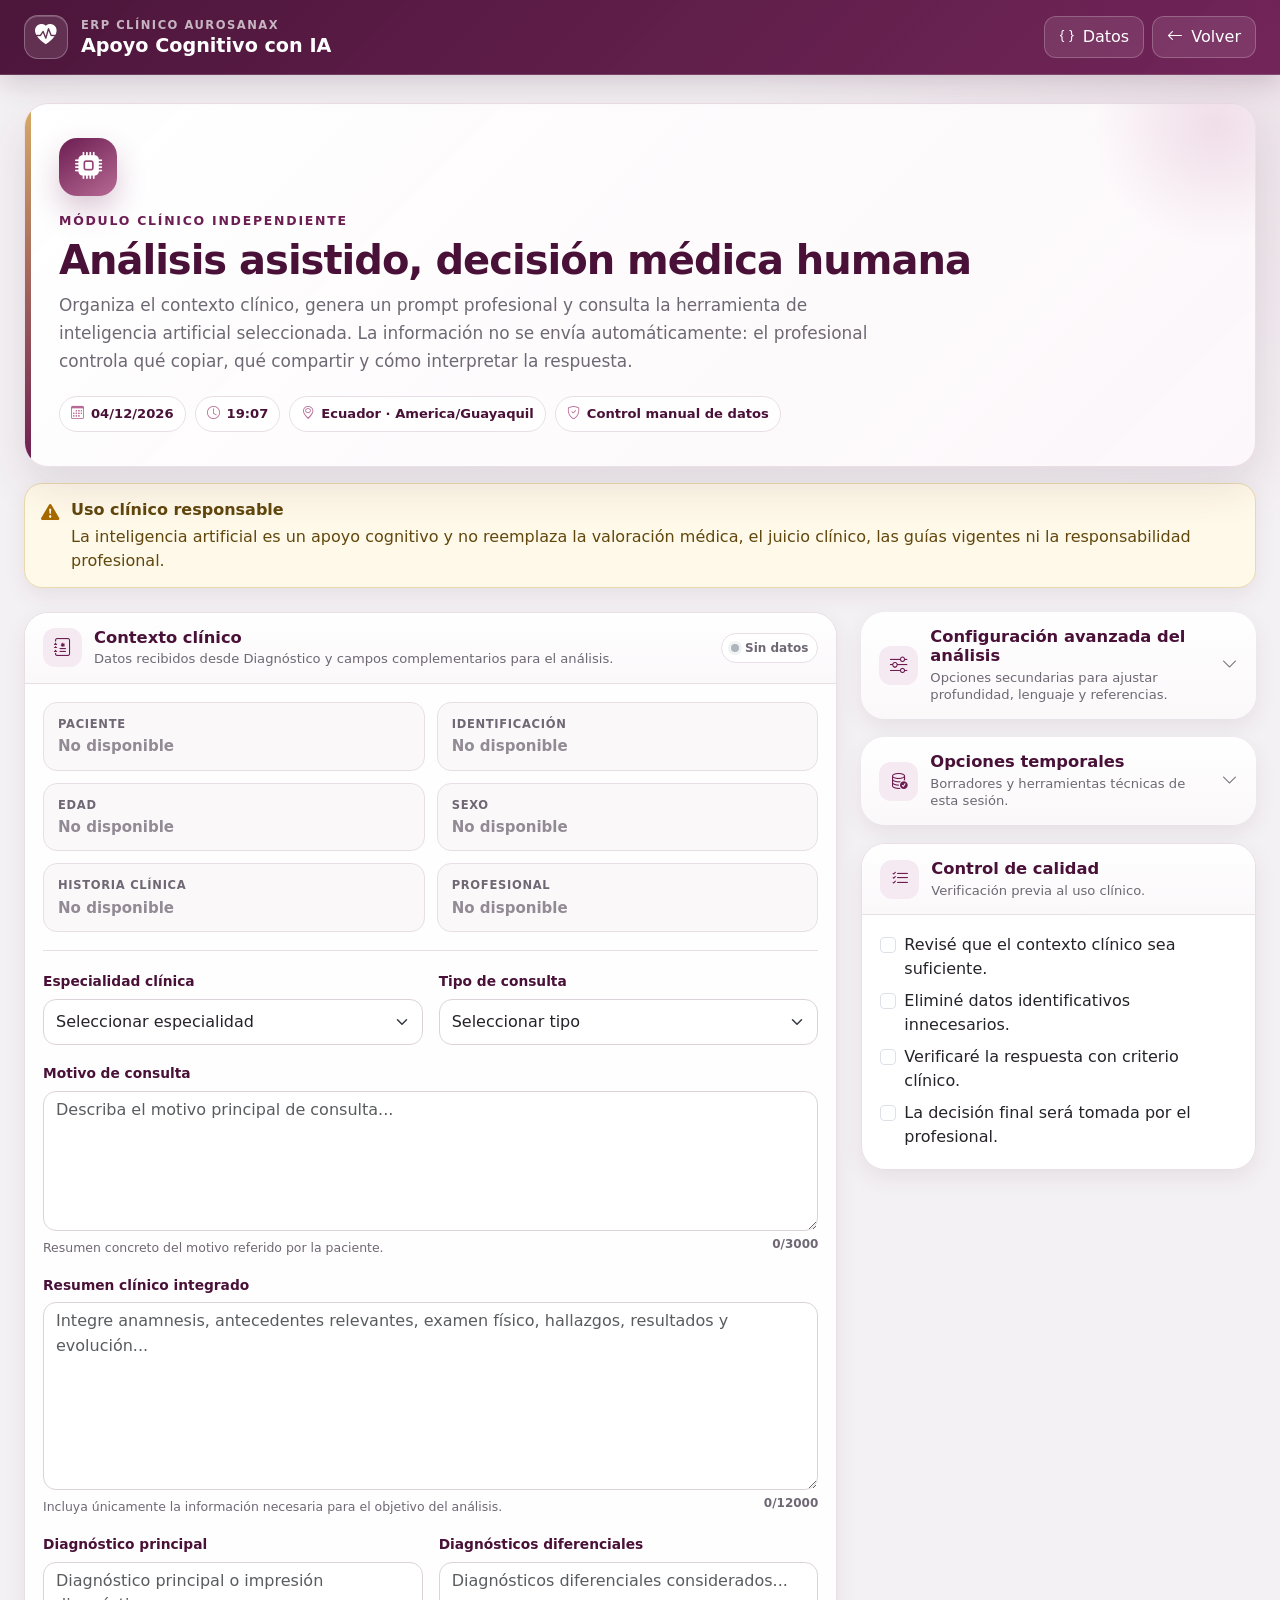
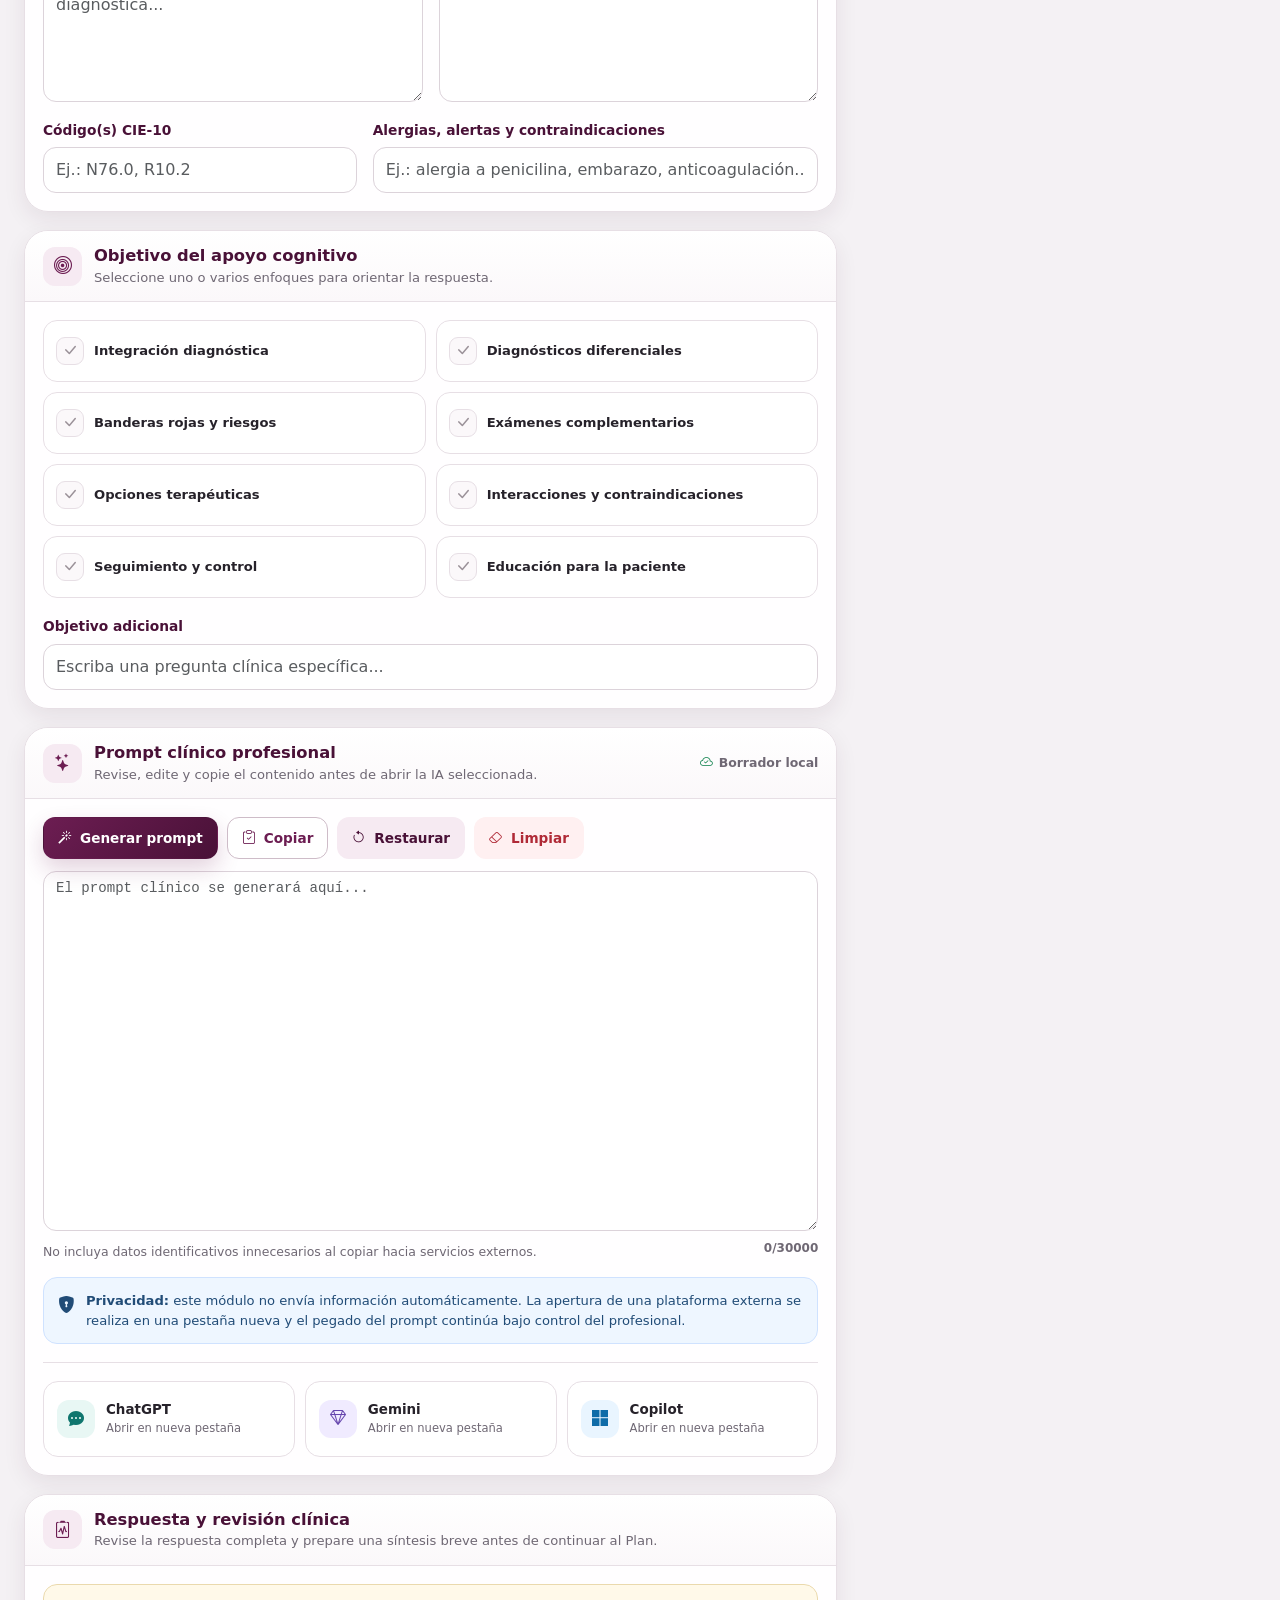
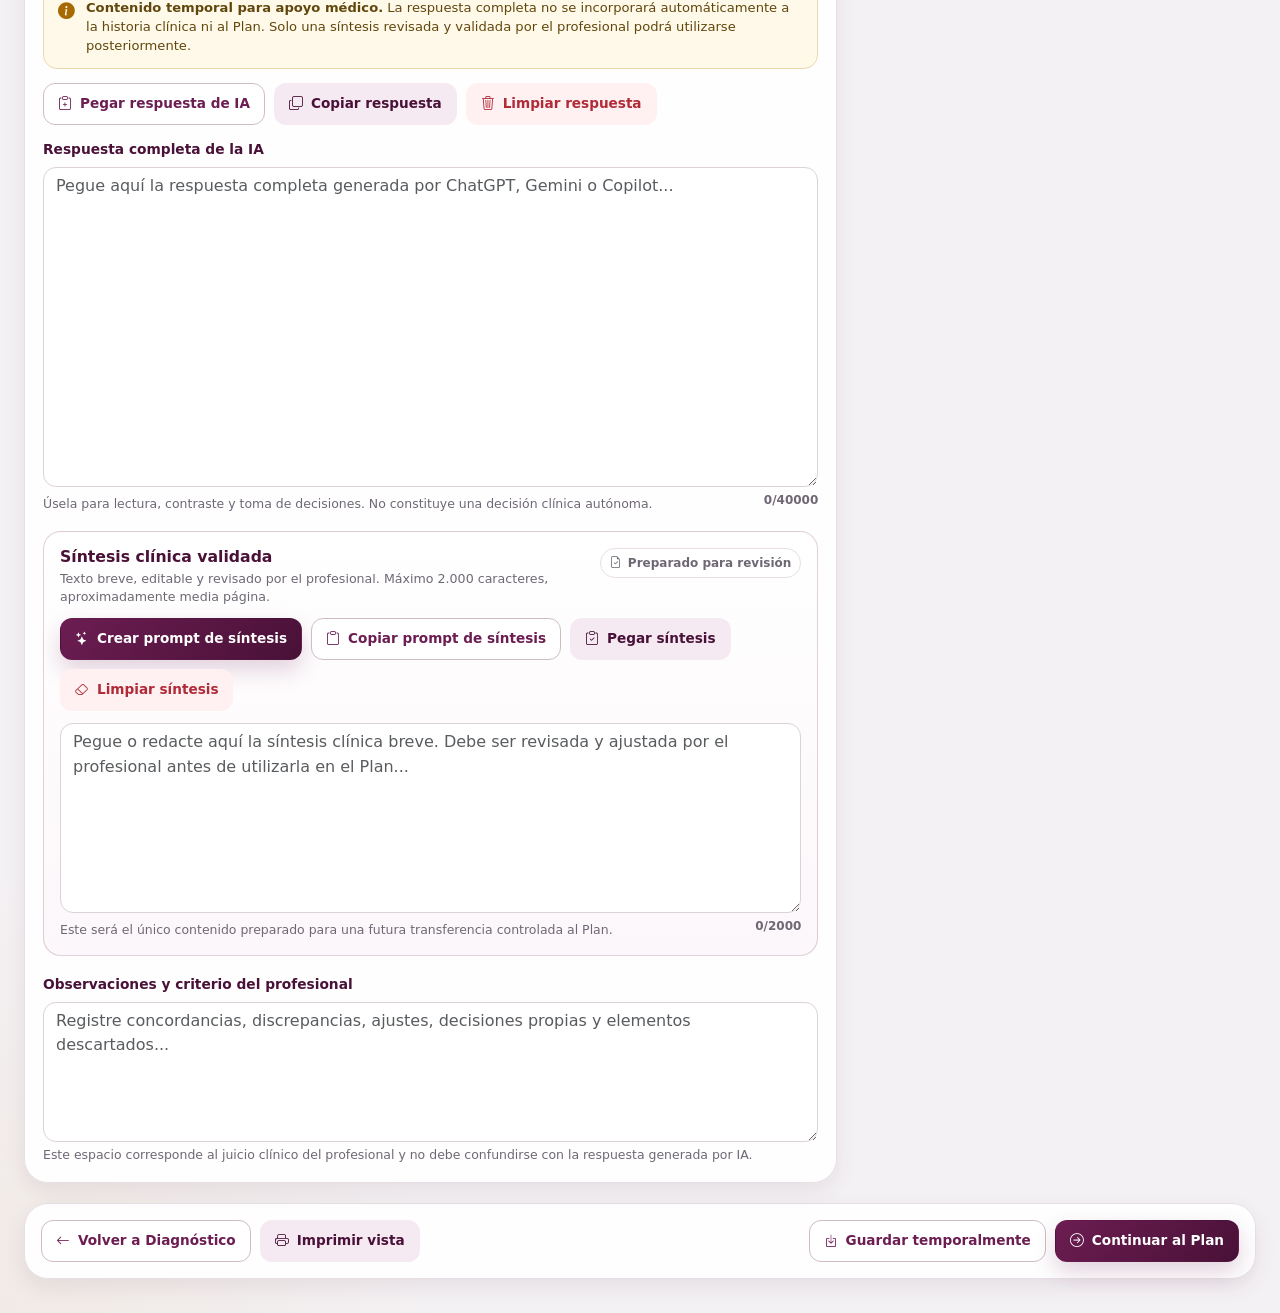
<file: apoyoIA.html>
<!DOCTYPE html>
<html lang="es">
<head>
  <meta charset="UTF-8">
  <meta name="viewport" content="width=device-width, initial-scale=1, viewport-fit=cover">
  <meta name="theme-color" content="#6c1d52">
  <meta name="color-scheme" content="light">
  <meta name="description" content="Módulo de Apoyo Cognitivo con IA del ERP Clínico AUROSANAX.">
  <meta name="robots" content="noindex, nofollow">
  <title>Apoyo Cognitivo con IA | AUROSANAX</title>

  <!-- Bootstrap 5 -->
  <link
    href="https://cdn.jsdelivr.net/npm/bootstrap@5.3.3/dist/css/bootstrap.min.css"
    rel="stylesheet"
    integrity="sha384-QWTKZyjpPEjISv5WaRU9OFeRpok6YctnYmDr5pNlyT2bRjXh0JMhjY6hW+ALEwIH"
    crossorigin="anonymous"
  >

  <!-- Bootstrap Icons -->
  <link
    rel="stylesheet"
    href="https://cdn.jsdelivr.net/npm/bootstrap-icons@1.11.3/font/bootstrap-icons.min.css"
  >

  <style>
    :root {
      --au-primary: #6c1d52;
      --au-primary-dark: #491137;
      --au-primary-soft: #f6eaf2;
      --au-secondary: #b76a93;
      --au-accent: #d6aa65;
      --au-accent-soft: #fbf4e7;
      --au-success: #198754;
      --au-danger: #b02a37;
      --au-warning: #a66a00;
      --au-info: #0d6efd;
      --au-ink: #26222a;
      --au-muted: #6f6874;
      --au-line: #e7dfe5;
      --au-surface: #ffffff;
      --au-surface-alt: #fbf8fa;
      --au-bg: #f4f1f4;
      --au-shadow-sm: 0 8px 22px rgba(69, 31, 56, 0.08);
      --au-shadow-md: 0 18px 45px rgba(69, 31, 56, 0.12);
      --au-radius-sm: 12px;
      --au-radius-md: 18px;
      --au-radius-lg: 24px;
      --au-transition: 180ms ease;
    }

    * {
      box-sizing: border-box;
    }

    html {
      scroll-behavior: smooth;
    }

    body {
      min-height: 100vh;
      margin: 0;
      color: var(--au-ink);
      background:
        radial-gradient(circle at top right, rgba(183, 106, 147, 0.12), transparent 34rem),
        radial-gradient(circle at bottom left, rgba(214, 170, 101, 0.10), transparent 28rem),
        var(--au-bg);
      font-family:
        Inter,
        ui-sans-serif,
        system-ui,
        -apple-system,
        BlinkMacSystemFont,
        "Segoe UI",
        Roboto,
        "Helvetica Neue",
        Arial,
        sans-serif;
      -webkit-font-smoothing: antialiased;
      text-rendering: optimizeLegibility;
    }

    button,
    input,
    textarea,
    select {
      font: inherit;
    }

    .app-shell {
      min-height: 100vh;
      padding-bottom: calc(34px + env(safe-area-inset-bottom));
    }

    .topbar {
      position: sticky;
      top: 0;
      z-index: 1030;
      border-bottom: 1px solid rgba(255, 255, 255, 0.16);
      background:
        linear-gradient(135deg, rgba(73, 17, 55, 0.98), rgba(108, 29, 82, 0.96));
      box-shadow: 0 8px 28px rgba(56, 19, 43, 0.18);
      backdrop-filter: blur(14px);
    }

    .topbar-inner {
      min-height: 74px;
      display: flex;
      align-items: center;
      gap: 16px;
      padding-top: max(10px, env(safe-area-inset-top));
      padding-bottom: 10px;
    }

    .brand-block {
      min-width: 0;
      display: flex;
      align-items: center;
      gap: 13px;
    }

    .brand-mark {
      width: 44px;
      height: 44px;
      flex: 0 0 44px;
      display: grid;
      place-items: center;
      border: 1px solid rgba(255, 255, 255, 0.28);
      border-radius: 14px;
      color: #fff;
      background: rgba(255, 255, 255, 0.11);
      box-shadow: inset 0 1px 0 rgba(255, 255, 255, 0.18);
    }

    .brand-mark i {
      font-size: 1.35rem;
    }

    .brand-copy {
      min-width: 0;
    }

    .brand-kicker {
      display: block;
      margin-bottom: 1px;
      color: rgba(255, 255, 255, 0.68);
      font-size: 0.72rem;
      font-weight: 700;
      letter-spacing: 0.13em;
      text-transform: uppercase;
    }

    .brand-title {
      margin: 0;
      color: #fff;
      font-size: clamp(1rem, 2vw, 1.2rem);
      font-weight: 800;
      line-height: 1.15;
      white-space: nowrap;
      overflow: hidden;
      text-overflow: ellipsis;
    }

    .topbar-actions {
      margin-left: auto;
      display: flex;
      align-items: center;
      gap: 8px;
    }

    .topbar-btn {
      min-height: 42px;
      display: inline-flex;
      align-items: center;
      justify-content: center;
      gap: 8px;
      padding: 0 14px;
      border: 1px solid rgba(255, 255, 255, 0.22);
      border-radius: 12px;
      color: #fff;
      background: rgba(255, 255, 255, 0.09);
      text-decoration: none;
      transition:
        background var(--au-transition),
        transform var(--au-transition),
        border-color var(--au-transition);
    }

    .topbar-btn:hover,
    .topbar-btn:focus-visible {
      color: #fff;
      border-color: rgba(255, 255, 255, 0.42);
      background: rgba(255, 255, 255, 0.16);
      transform: translateY(-1px);
    }

    .topbar-btn:focus-visible,
    .btn-au:focus-visible,
    .quick-action:focus-visible,
    .form-control:focus,
    .form-select:focus {
      outline: 3px solid rgba(214, 170, 101, 0.35);
      outline-offset: 2px;
    }

    .hero {
      padding: 28px 0 18px;
    }

    .hero-card {
      position: relative;
      overflow: hidden;
      border: 1px solid rgba(108, 29, 82, 0.13);
      border-radius: var(--au-radius-lg);
      background:
        linear-gradient(135deg, rgba(255, 255, 255, 0.98), rgba(252, 247, 250, 0.96));
      box-shadow: var(--au-shadow-md);
    }

    .hero-card::before {
      content: "";
      position: absolute;
      inset: 0 auto 0 0;
      width: 6px;
      background: linear-gradient(180deg, var(--au-accent), var(--au-primary));
    }

    .hero-card::after {
      content: "";
      position: absolute;
      top: -110px;
      right: -90px;
      width: 260px;
      height: 260px;
      border-radius: 50%;
      background: radial-gradient(circle, rgba(183, 106, 147, 0.19), transparent 67%);
      pointer-events: none;
    }

    .hero-content {
      position: relative;
      z-index: 1;
      padding: clamp(22px, 4vw, 34px);
    }

    .hero-icon {
      width: 58px;
      height: 58px;
      display: grid;
      place-items: center;
      margin-bottom: 16px;
      border-radius: 18px;
      color: #fff;
      background: linear-gradient(145deg, var(--au-primary), var(--au-secondary));
      box-shadow: 0 14px 30px rgba(108, 29, 82, 0.24);
    }

    .hero-icon i {
      font-size: 1.7rem;
    }

    .eyebrow {
      margin-bottom: 8px;
      color: var(--au-primary);
      font-size: 0.78rem;
      font-weight: 800;
      letter-spacing: 0.14em;
      text-transform: uppercase;
    }

    .hero-title {
      margin: 0 0 10px;
      color: var(--au-primary-dark);
      font-size: clamp(1.65rem, 4vw, 2.5rem);
      font-weight: 850;
      line-height: 1.08;
      letter-spacing: -0.025em;
    }

    .hero-subtitle {
      max-width: 820px;
      margin: 0;
      color: var(--au-muted);
      font-size: clamp(0.96rem, 2vw, 1.06rem);
      line-height: 1.65;
    }

    .hero-meta {
      display: flex;
      flex-wrap: wrap;
      gap: 9px;
      margin-top: 20px;
    }

    .meta-pill {
      display: inline-flex;
      align-items: center;
      gap: 7px;
      min-height: 34px;
      padding: 7px 11px;
      border: 1px solid var(--au-line);
      border-radius: 999px;
      color: var(--au-primary-dark);
      background: rgba(255, 255, 255, 0.78);
      font-size: 0.82rem;
      font-weight: 700;
    }

    .meta-pill i {
      color: var(--au-secondary);
    }

    .clinical-alert {
      margin-top: 16px;
      display: flex;
      align-items: flex-start;
      gap: 12px;
      padding: 14px 16px;
      border: 1px solid #ead9ad;
      border-radius: var(--au-radius-md);
      color: #61470d;
      background: #fff9e9;
      box-shadow: var(--au-shadow-sm);
    }

    .clinical-alert i {
      margin-top: 1px;
      color: var(--au-warning);
      font-size: 1.15rem;
    }

    .clinical-alert strong {
      display: block;
      margin-bottom: 3px;
    }

    .workspace {
      padding: 6px 0 0;
    }

    .panel-card {
      border: 1px solid var(--au-line);
      border-radius: var(--au-radius-lg);
      background: rgba(255, 255, 255, 0.96);
      box-shadow: var(--au-shadow-sm);
      overflow: hidden;
    }

    .panel-card + .panel-card {
      margin-top: 18px;
    }

    .panel-header {
      display: flex;
      align-items: center;
      gap: 12px;
      min-height: 66px;
      padding: 15px 18px;
      border-bottom: 1px solid var(--au-line);
      background: linear-gradient(180deg, #fff, var(--au-surface-alt));
    }

    .panel-icon {
      width: 39px;
      height: 39px;
      flex: 0 0 39px;
      display: grid;
      place-items: center;
      border-radius: 12px;
      color: var(--au-primary);
      background: var(--au-primary-soft);
    }

    .panel-icon i {
      font-size: 1.1rem;
    }

    .panel-heading {
      min-width: 0;
      flex: 1;
    }

    .panel-title {
      margin: 0;
      color: var(--au-primary-dark);
      font-size: 1.02rem;
      font-weight: 800;
      line-height: 1.2;
    }

    .panel-subtitle {
      margin: 3px 0 0;
      color: var(--au-muted);
      font-size: 0.82rem;
      line-height: 1.35;
    }

    .panel-body {
      padding: 18px;
    }

    .status-badge {
      display: inline-flex;
      align-items: center;
      gap: 6px;
      min-height: 30px;
      padding: 5px 9px;
      border: 1px solid var(--au-line);
      border-radius: 999px;
      color: var(--au-muted);
      background: #fff;
      font-size: 0.75rem;
      font-weight: 700;
      white-space: nowrap;
    }

    .status-dot {
      width: 8px;
      height: 8px;
      border-radius: 50%;
      background: #adb5bd;
      box-shadow: 0 0 0 3px rgba(173, 181, 189, 0.18);
    }

    .status-dot.is-ready {
      background: var(--au-success);
      box-shadow: 0 0 0 3px rgba(25, 135, 84, 0.16);
    }

    .patient-summary {
      display: grid;
      grid-template-columns: repeat(2, minmax(0, 1fr));
      gap: 12px;
    }

    .patient-item {
      min-width: 0;
      padding: 13px 14px;
      border: 1px solid var(--au-line);
      border-radius: 14px;
      background: var(--au-surface-alt);
    }

    .patient-label {
      display: block;
      margin-bottom: 4px;
      color: var(--au-muted);
      font-size: 0.72rem;
      font-weight: 800;
      letter-spacing: 0.06em;
      text-transform: uppercase;
    }

    .patient-value {
      display: block;
      color: var(--au-ink);
      font-size: 0.94rem;
      font-weight: 750;
      line-height: 1.3;
      overflow-wrap: anywhere;
    }

    .empty-value {
      color: #928b95;
      font-weight: 600;
    }

    .form-label {
      margin-bottom: 7px;
      color: var(--au-primary-dark);
      font-size: 0.86rem;
      font-weight: 800;
    }

    .form-text {
      color: var(--au-muted);
      font-size: 0.78rem;
      line-height: 1.45;
    }

    .form-control,
    .form-select {
      min-height: 46px;
      border: 1px solid #dcd3da;
      border-radius: 13px;
      color: var(--au-ink);
      background-color: #fff;
      box-shadow: none;
      transition:
        border-color var(--au-transition),
        box-shadow var(--au-transition),
        background-color var(--au-transition);
    }

    .form-control:hover,
    .form-select:hover {
      border-color: #c8b9c4;
    }

    .form-control:focus,
    .form-select:focus {
      border-color: var(--au-secondary);
      box-shadow: 0 0 0 0.23rem rgba(183, 106, 147, 0.14);
    }

    textarea.form-control {
      min-height: 140px;
      resize: vertical;
      line-height: 1.55;
    }

    .prompt-area {
      min-height: 360px !important;
      font-family:
        ui-monospace,
        SFMono-Regular,
        Menlo,
        Monaco,
        Consolas,
        "Liberation Mono",
        monospace;
      font-size: 0.88rem;
      tab-size: 2;
    }

    .response-area {
      min-height: 320px !important;
    }

    .input-group-text {
      min-width: 46px;
      justify-content: center;
      border-color: #dcd3da;
      border-radius: 13px 0 0 13px;
      color: var(--au-primary);
      background: var(--au-primary-soft);
    }

    .section-divider {
      height: 1px;
      margin: 18px 0;
      background: var(--au-line);
    }

    .objective-grid {
      display: grid;
      grid-template-columns: repeat(2, minmax(0, 1fr));
      gap: 10px;
    }

    .objective-option {
      position: relative;
    }

    .objective-option input {
      position: absolute;
      opacity: 0;
      pointer-events: none;
    }

    .objective-option label {
      min-height: 62px;
      display: flex;
      align-items: center;
      gap: 10px;
      padding: 11px 12px;
      border: 1px solid var(--au-line);
      border-radius: 14px;
      color: var(--au-ink);
      background: #fff;
      cursor: pointer;
      transition:
        border-color var(--au-transition),
        background var(--au-transition),
        transform var(--au-transition),
        box-shadow var(--au-transition);
    }

    .objective-option label:hover {
      border-color: #cbb8c5;
      transform: translateY(-1px);
    }

    .objective-option input:checked + label {
      border-color: rgba(108, 29, 82, 0.48);
      background: var(--au-primary-soft);
      box-shadow: 0 7px 18px rgba(108, 29, 82, 0.08);
    }

    .objective-option input:focus-visible + label {
      outline: 3px solid rgba(214, 170, 101, 0.35);
      outline-offset: 2px;
    }

    .objective-check {
      width: 28px;
      height: 28px;
      flex: 0 0 28px;
      display: grid;
      place-items: center;
      border: 1px solid var(--au-line);
      border-radius: 9px;
      color: #9a9198;
      background: var(--au-surface-alt);
    }

    .objective-option input:checked + label .objective-check {
      border-color: var(--au-primary);
      color: #fff;
      background: var(--au-primary);
    }

    .objective-copy {
      min-width: 0;
      font-size: 0.82rem;
      font-weight: 750;
      line-height: 1.25;
    }

    .workflow-note {
      display: flex;
      align-items: flex-start;
      gap: 11px;
      margin-bottom: 14px;
      padding: 13px 14px;
      border: 1px solid #ead9ad;
      border-radius: 14px;
      color: #61470d;
      background: #fff9e9;
      font-size: 0.82rem;
      line-height: 1.45;
    }

    .workflow-note i {
      margin-top: 1px;
      color: var(--au-warning);
      font-size: 1.05rem;
    }

    .synthesis-box {
      margin-top: 18px;
      padding: 16px;
      border: 1px solid rgba(108, 29, 82, 0.20);
      border-radius: 18px;
      background: linear-gradient(180deg, #fff, #fcf7fa);
    }

    .synthesis-head {
      display: flex;
      align-items: flex-start;
      justify-content: space-between;
      gap: 12px;
      margin-bottom: 12px;
    }

    .synthesis-title {
      margin: 0;
      color: var(--au-primary-dark);
      font-size: 0.98rem;
      font-weight: 850;
    }

    .synthesis-subtitle {
      margin: 4px 0 0;
      color: var(--au-muted);
      font-size: 0.79rem;
      line-height: 1.4;
    }

    .synthesis-area {
      min-height: 190px !important;
    }

    .advanced-panel {
      border: 0;
      background: transparent;
    }

    .advanced-panel > summary {
      list-style: none;
      cursor: pointer;
    }

    .advanced-panel > summary::-webkit-details-marker {
      display: none;
    }

    .advanced-panel .panel-header {
      border-bottom: 0;
    }

    .advanced-panel[open] .panel-header {
      border-bottom: 1px solid var(--au-line);
    }

    .advanced-chevron {
      color: var(--au-muted);
      transition: transform var(--au-transition);
    }

    .advanced-panel[open] .advanced-chevron {
      transform: rotate(180deg);
    }

    .privacy-box {
      display: flex;
      align-items: flex-start;
      gap: 11px;
      padding: 13px 14px;
      border: 1px solid #cfe2ff;
      border-radius: 14px;
      color: #214c77;
      background: #eef6ff;
      font-size: 0.82rem;
      line-height: 1.45;
    }

    .privacy-box i {
      margin-top: 1px;
      font-size: 1.05rem;
    }

    .toolbar {
      display: flex;
      flex-wrap: wrap;
      gap: 9px;
      margin-bottom: 12px;
    }

    .btn-au {
      min-height: 42px;
      display: inline-flex;
      align-items: center;
      justify-content: center;
      gap: 8px;
      padding: 9px 14px;
      border: 1px solid transparent;
      border-radius: 12px;
      font-size: 0.85rem;
      font-weight: 800;
      line-height: 1.15;
      transition:
        transform var(--au-transition),
        box-shadow var(--au-transition),
        background var(--au-transition),
        border-color var(--au-transition);
    }

    .btn-au:hover {
      transform: translateY(-1px);
    }

    .btn-primary-au {
      color: #fff;
      background: linear-gradient(135deg, var(--au-primary), var(--au-primary-dark));
      box-shadow: 0 10px 22px rgba(108, 29, 82, 0.19);
    }

    .btn-primary-au:hover,
    .btn-primary-au:focus {
      color: #fff;
      background: linear-gradient(135deg, #79225d, #3f0e30);
    }

    .btn-outline-au {
      border-color: #cebcc8;
      color: var(--au-primary);
      background: #fff;
    }

    .btn-outline-au:hover,
    .btn-outline-au:focus {
      border-color: var(--au-primary);
      color: var(--au-primary-dark);
      background: var(--au-primary-soft);
    }

    .btn-soft-au {
      border-color: transparent;
      color: var(--au-primary-dark);
      background: var(--au-primary-soft);
    }

    .btn-soft-au:hover,
    .btn-soft-au:focus {
      color: var(--au-primary-dark);
      background: #efdce8;
    }

    .btn-danger-soft {
      color: var(--au-danger);
      background: #fff0f1;
    }

    .btn-danger-soft:hover,
    .btn-danger-soft:focus {
      color: #8d1f2b;
      background: #ffe1e4;
    }

    .quick-actions {
      display: grid;
      grid-template-columns: repeat(3, minmax(0, 1fr));
      gap: 10px;
    }

    .quick-action {
      min-height: 76px;
      display: flex;
      align-items: center;
      gap: 11px;
      padding: 13px;
      border: 1px solid var(--au-line);
      border-radius: 15px;
      color: var(--au-ink);
      background: #fff;
      text-decoration: none;
      transition:
        border-color var(--au-transition),
        transform var(--au-transition),
        box-shadow var(--au-transition),
        background var(--au-transition);
    }

    .quick-action:hover {
      color: var(--au-ink);
      border-color: #cbb9c5;
      background: var(--au-surface-alt);
      transform: translateY(-2px);
      box-shadow: var(--au-shadow-sm);
    }

    .quick-action-icon {
      width: 38px;
      height: 38px;
      flex: 0 0 38px;
      display: grid;
      place-items: center;
      border-radius: 12px;
      font-size: 1rem;
      font-weight: 900;
    }

    .ai-chatgpt {
      color: #0f766e;
      background: #e8f7f4;
    }

    .ai-gemini {
      color: #6545ad;
      background: #f0ebff;
    }

    .ai-copilot {
      color: #0f6ca8;
      background: #e9f5ff;
    }

    .quick-action-title {
      display: block;
      font-size: 0.84rem;
      font-weight: 800;
      line-height: 1.2;
    }

    .quick-action-subtitle {
      display: block;
      margin-top: 3px;
      color: var(--au-muted);
      font-size: 0.72rem;
      line-height: 1.25;
    }

    .counter {
      color: var(--au-muted);
      font-size: 0.75rem;
      font-weight: 700;
    }

    .save-state {
      display: inline-flex;
      align-items: center;
      gap: 7px;
      color: var(--au-muted);
      font-size: 0.78rem;
      font-weight: 700;
    }

    .save-state i {
      color: var(--au-success);
    }

    .sticky-side {
      position: sticky;
      top: 94px;
    }

    .footer-actions {
      margin-top: 20px;
      display: flex;
      flex-wrap: wrap;
      justify-content: space-between;
      gap: 10px;
      padding: 16px;
      border: 1px solid var(--au-line);
      border-radius: var(--au-radius-lg);
      background: rgba(255, 255, 255, 0.94);
      box-shadow: var(--au-shadow-sm);
    }

    .footer-actions-group {
      display: flex;
      flex-wrap: wrap;
      gap: 9px;
    }

    .small-note {
      margin: 13px 0 0;
      color: var(--au-muted);
      font-size: 0.76rem;
      line-height: 1.45;
    }

    .toast-container {
      z-index: 1090;
    }

    .toast {
      border: 0;
      border-radius: 14px;
      box-shadow: 0 14px 38px rgba(34, 24, 31, 0.19);
      overflow: hidden;
    }

    .toast-header {
      border-bottom: 1px solid var(--au-line);
    }

    .modal-content {
      border: 0;
      border-radius: var(--au-radius-lg);
      box-shadow: var(--au-shadow-md);
      overflow: hidden;
    }

    .modal-header {
      border-bottom-color: var(--au-line);
      background: var(--au-surface-alt);
    }

    .modal-title {
      color: var(--au-primary-dark);
      font-weight: 850;
    }

    .data-preview {
      max-height: 55vh;
      overflow: auto;
      margin: 0;
      padding: 15px;
      border: 1px solid var(--au-line);
      border-radius: 14px;
      color: #332c35;
      background: #faf8fa;
      font-family:
        ui-monospace,
        SFMono-Regular,
        Menlo,
        Monaco,
        Consolas,
        "Liberation Mono",
        monospace;
      font-size: 0.78rem;
      line-height: 1.5;
      white-space: pre-wrap;
      overflow-wrap: anywhere;
    }

    .visually-hidden-focusable:not(:focus):not(:focus-within) {
      position: absolute !important;
    }

    @media (max-width: 991.98px) {
      .sticky-side {
        position: static;
      }

      .quick-actions {
        grid-template-columns: 1fr;
      }
    }

    @media (max-width: 767.98px) {
      .topbar-inner {
        min-height: 68px;
      }

      .topbar-btn .btn-label {
        display: none;
      }

      .topbar-btn {
        width: 42px;
        padding: 0;
      }

      .hero {
        padding-top: 18px;
      }

      .hero-content {
        padding: 21px 18px;
      }

      .panel-header {
        padding: 14px;
      }

      .panel-body {
        padding: 14px;
      }

      .patient-summary,
      .objective-grid {
        grid-template-columns: 1fr;
      }

      .footer-actions,
      .footer-actions-group {
        width: 100%;
      }

      .footer-actions .btn-au {
        flex: 1 1 100%;
      }

      .toolbar .btn-au {
        flex: 1 1 calc(50% - 5px);
      }
    }

    @media (max-width: 479.98px) {
      .container-fluid {
        --bs-gutter-x: 1rem;
      }

      .brand-kicker {
        display: none;
      }

      .brand-title {
        max-width: 190px;
        font-size: 0.96rem;
      }

      .brand-mark {
        width: 40px;
        height: 40px;
        flex-basis: 40px;
        border-radius: 12px;
      }

      .hero-title {
        font-size: 1.55rem;
      }

      .hero-icon {
        width: 52px;
        height: 52px;
        border-radius: 16px;
      }

      .toolbar .btn-au {
        flex-basis: 100%;
      }

      .status-badge {
        display: none;
      }

      .prompt-area {
        min-height: 420px !important;
      }
    }

    @media print {
      .topbar,
      .hero,
      .clinical-alert,
      .toolbar,
      .quick-actions,
      .footer-actions,
      .privacy-box,
      .toast-container {
        display: none !important;
      }

      body {
        background: #fff;
      }

      .panel-card {
        break-inside: avoid;
        border-color: #aaa;
        box-shadow: none;
      }

      .workspace {
        padding: 0;
      }

      textarea.form-control {
        border: 0;
        min-height: auto !important;
        overflow: visible;
      }
    }

    @media (prefers-reduced-motion: reduce) {
      *,
      *::before,
      *::after {
        scroll-behavior: auto !important;
        transition: none !important;
        animation: none !important;
      }
    }
  </style>
</head>

<body>
  <a class="visually-hidden-focusable" href="#contenidoPrincipal">Saltar al contenido principal</a>

  <div class="app-shell">
    <header class="topbar">
      <div class="container-fluid px-lg-4">
        <div class="topbar-inner">
          <div class="brand-block">
            <div class="brand-mark" aria-hidden="true">
              <i class="bi bi-heart-pulse-fill"></i>
            </div>

            <div class="brand-copy">
              <span class="brand-kicker">ERP Clínico AUROSANAX</span>
              <h1 class="brand-title">Apoyo Cognitivo con IA</h1>
            </div>
          </div>

          <div class="topbar-actions">
            <button
              type="button"
              class="topbar-btn"
              id="btnVistaDatos"
              title="Vista estructurada de datos"
              aria-label="Vista estructurada de datos"
            >
              <i class="bi bi-braces"></i>
              <span class="btn-label">Datos</span>
            </button>

            <button
              type="button"
              class="topbar-btn"
              id="btnVolverSuperior"
              title="Volver a Diagnóstico"
              aria-label="Volver a Diagnóstico"
            >
              <i class="bi bi-arrow-left"></i>
              <span class="btn-label">Volver</span>
            </button>
          </div>
        </div>
      </div>
    </header>

    <main id="contenidoPrincipal">
      <section class="hero">
        <div class="container-fluid px-lg-4">
          <div class="hero-card">
            <div class="hero-content">
              <div class="hero-icon" aria-hidden="true">
                <i class="bi bi-cpu-fill"></i>
              </div>

              <div class="eyebrow">Módulo clínico independiente</div>

              <h2 class="hero-title">Análisis asistido, decisión médica humana</h2>

              <p class="hero-subtitle">
                Organiza el contexto clínico, genera un prompt profesional y consulta la herramienta
                de inteligencia artificial seleccionada. La información no se envía automáticamente:
                el profesional controla qué copiar, qué compartir y cómo interpretar la respuesta.
              </p>

              <div class="hero-meta">
                <span class="meta-pill">
                  <i class="bi bi-calendar3"></i>
                  <span id="fechaActual">--/--/----</span>
                </span>

                <span class="meta-pill">
                  <i class="bi bi-clock"></i>
                  <span id="horaActual">--:--</span>
                </span>

                <span class="meta-pill">
                  <i class="bi bi-geo-alt"></i>
                  Ecuador · America/Guayaquil
                </span>

                <span class="meta-pill">
                  <i class="bi bi-shield-check"></i>
                  Control manual de datos
                </span>
              </div>
            </div>
          </div>

          <div class="clinical-alert" role="alert">
            <i class="bi bi-exclamation-triangle-fill" aria-hidden="true"></i>
            <div>
              <strong>Uso clínico responsable</strong>
              La inteligencia artificial es un apoyo cognitivo y no reemplaza la valoración médica,
              el juicio clínico, las guías vigentes ni la responsabilidad profesional.
            </div>
          </div>
        </div>
      </section>

      <section class="workspace">
        <div class="container-fluid px-lg-4">
          <div class="row g-4">
            <!-- Columna principal -->
            <div class="col-12 col-xl-8">
              <!-- Contexto clínico -->
              <article class="panel-card">
                <header class="panel-header">
                  <div class="panel-icon" aria-hidden="true">
                    <i class="bi bi-journal-medical"></i>
                  </div>

                  <div class="panel-heading">
                    <h3 class="panel-title">Contexto clínico</h3>
                    <p class="panel-subtitle">
                      Datos recibidos desde Diagnóstico y campos complementarios para el análisis.
                    </p>
                  </div>

                  <span class="status-badge" id="estadoContexto">
                    <span class="status-dot" id="estadoContextoPunto"></span>
                    <span id="estadoContextoTexto">Sin datos</span>
                  </span>
                </header>

                <div class="panel-body">
                  <div class="patient-summary" aria-label="Resumen del paciente">
                    <div class="patient-item">
                      <span class="patient-label">Paciente</span>
                      <span class="patient-value empty-value" id="pacienteNombre">No disponible</span>
                    </div>

                    <div class="patient-item">
                      <span class="patient-label">Identificación</span>
                      <span class="patient-value empty-value" id="pacienteIdentificacion">No disponible</span>
                    </div>

                    <div class="patient-item">
                      <span class="patient-label">Edad</span>
                      <span class="patient-value empty-value" id="pacienteEdad">No disponible</span>
                    </div>

                    <div class="patient-item">
                      <span class="patient-label">Sexo</span>
                      <span class="patient-value empty-value" id="pacienteSexo">No disponible</span>
                    </div>

                    <div class="patient-item">
                      <span class="patient-label">Historia clínica</span>
                      <span class="patient-value empty-value" id="pacienteHistoria">No disponible</span>
                    </div>

                    <div class="patient-item">
                      <span class="patient-label">Profesional</span>
                      <span class="patient-value empty-value" id="profesionalNombre">No disponible</span>
                    </div>
                  </div>

                  <div class="section-divider"></div>

                  <div class="row g-3">
                    <div class="col-12 col-md-6">
                      <label class="form-label" for="especialidad">Especialidad clínica</label>
                      <select class="form-select" id="especialidad" autocomplete="off">
                        <option value="">Seleccionar especialidad</option>
                        <option value="Ginecología y Obstetricia">Ginecología y Obstetricia</option>
                        <option value="Medicina General">Medicina General</option>
                        <option value="Medicina Interna">Medicina Interna</option>
                        <option value="Pediatría">Pediatría</option>
                        <option value="Cardiología">Cardiología</option>
                        <option value="Dermatología">Dermatología</option>
                        <option value="Endocrinología">Endocrinología</option>
                        <option value="Gastroenterología">Gastroenterología</option>
                        <option value="Neurología">Neurología</option>
                        <option value="Traumatología">Traumatología</option>
                        <option value="Urología">Urología</option>
                        <option value="Otra">Otra</option>
                      </select>
                    </div>

                    <div class="col-12 col-md-6">
                      <label class="form-label" for="tipoConsulta">Tipo de consulta</label>
                      <select class="form-select" id="tipoConsulta" autocomplete="off">
                        <option value="">Seleccionar tipo</option>
                        <option value="Primera consulta">Primera consulta</option>
                        <option value="Consulta subsecuente">Consulta subsecuente</option>
                        <option value="Control">Control</option>
                        <option value="Urgencia">Urgencia</option>
                        <option value="Interconsulta">Interconsulta</option>
                        <option value="Seguimiento de resultados">Seguimiento de resultados</option>
                      </select>
                    </div>

                    <div class="col-12">
                      <label class="form-label" for="motivoConsulta">Motivo de consulta</label>
                      <textarea
                        class="form-control"
                        id="motivoConsulta"
                        rows="3"
                        maxlength="3000"
                        placeholder="Describa el motivo principal de consulta..."
                      ></textarea>
                      <div class="d-flex justify-content-between mt-1">
                        <span class="form-text">Resumen concreto del motivo referido por la paciente.</span>
                        <span class="counter"><span id="contadorMotivo">0</span>/3000</span>
                      </div>
                    </div>

                    <div class="col-12">
                      <label class="form-label" for="resumenClinico">Resumen clínico integrado</label>
                      <textarea
                        class="form-control"
                        id="resumenClinico"
                        rows="7"
                        maxlength="12000"
                        placeholder="Integre anamnesis, antecedentes relevantes, examen físico, hallazgos, resultados y evolución..."
                      ></textarea>
                      <div class="d-flex justify-content-between mt-1">
                        <span class="form-text">
                          Incluya únicamente la información necesaria para el objetivo del análisis.
                        </span>
                        <span class="counter"><span id="contadorResumen">0</span>/12000</span>
                      </div>
                    </div>

                    <div class="col-12 col-lg-6">
                      <label class="form-label" for="diagnosticoPrincipal">Diagnóstico principal</label>
                      <textarea
                        class="form-control"
                        id="diagnosticoPrincipal"
                        rows="4"
                        maxlength="5000"
                        placeholder="Diagnóstico principal o impresión diagnóstica..."
                      ></textarea>
                    </div>

                    <div class="col-12 col-lg-6">
                      <label class="form-label" for="diagnosticosDiferenciales">Diagnósticos diferenciales</label>
                      <textarea
                        class="form-control"
                        id="diagnosticosDiferenciales"
                        rows="4"
                        maxlength="5000"
                        placeholder="Diagnósticos diferenciales considerados..."
                      ></textarea>
                    </div>

                    <div class="col-12 col-md-5">
                      <label class="form-label" for="codigoCie10">Código(s) CIE-10</label>
                      <input
                        class="form-control"
                        id="codigoCie10"
                        type="text"
                        maxlength="500"
                        placeholder="Ej.: N76.0, R10.2"
                        autocomplete="off"
                      >
                    </div>

                    <div class="col-12 col-md-7">
                      <label class="form-label" for="alertasClinicas">Alergias, alertas y contraindicaciones</label>
                      <input
                        class="form-control"
                        id="alertasClinicas"
                        type="text"
                        maxlength="1200"
                        placeholder="Ej.: alergia a penicilina, embarazo, anticoagulación..."
                        autocomplete="off"
                      >
                    </div>
                  </div>
                </div>
              </article>

              <!-- Objetivos -->
              <article class="panel-card">
                <header class="panel-header">
                  <div class="panel-icon" aria-hidden="true">
                    <i class="bi bi-bullseye"></i>
                  </div>

                  <div class="panel-heading">
                    <h3 class="panel-title">Objetivo del apoyo cognitivo</h3>
                    <p class="panel-subtitle">
                      Seleccione uno o varios enfoques para orientar la respuesta.
                    </p>
                  </div>
                </header>

                <div class="panel-body">
                  <div class="objective-grid" id="objetivosGrupo">
                    <div class="objective-option">
                      <input type="checkbox" id="objIntegracion" value="Integración diagnóstica">
                      <label for="objIntegracion">
                        <span class="objective-check"><i class="bi bi-check-lg"></i></span>
                        <span class="objective-copy">Integración diagnóstica</span>
                      </label>
                    </div>

                    <div class="objective-option">
                      <input type="checkbox" id="objDiferenciales" value="Diagnósticos diferenciales">
                      <label for="objDiferenciales">
                        <span class="objective-check"><i class="bi bi-check-lg"></i></span>
                        <span class="objective-copy">Diagnósticos diferenciales</span>
                      </label>
                    </div>

                    <div class="objective-option">
                      <input type="checkbox" id="objRiesgos" value="Banderas rojas y riesgos">
                      <label for="objRiesgos">
                        <span class="objective-check"><i class="bi bi-check-lg"></i></span>
                        <span class="objective-copy">Banderas rojas y riesgos</span>
                      </label>
                    </div>

                    <div class="objective-option">
                      <input type="checkbox" id="objExamenes" value="Exámenes complementarios">
                      <label for="objExamenes">
                        <span class="objective-check"><i class="bi bi-check-lg"></i></span>
                        <span class="objective-copy">Exámenes complementarios</span>
                      </label>
                    </div>

                    <div class="objective-option">
                      <input type="checkbox" id="objTratamiento" value="Opciones terapéuticas">
                      <label for="objTratamiento">
                        <span class="objective-check"><i class="bi bi-check-lg"></i></span>
                        <span class="objective-copy">Opciones terapéuticas</span>
                      </label>
                    </div>

                    <div class="objective-option">
                      <input type="checkbox" id="objInteracciones" value="Interacciones y contraindicaciones">
                      <label for="objInteracciones">
                        <span class="objective-check"><i class="bi bi-check-lg"></i></span>
                        <span class="objective-copy">Interacciones y contraindicaciones</span>
                      </label>
                    </div>

                    <div class="objective-option">
                      <input type="checkbox" id="objSeguimiento" value="Seguimiento y control">
                      <label for="objSeguimiento">
                        <span class="objective-check"><i class="bi bi-check-lg"></i></span>
                        <span class="objective-copy">Seguimiento y control</span>
                      </label>
                    </div>

                    <div class="objective-option">
                      <input type="checkbox" id="objEducacion" value="Educación para la paciente">
                      <label for="objEducacion">
                        <span class="objective-check"><i class="bi bi-check-lg"></i></span>
                        <span class="objective-copy">Educación para la paciente</span>
                      </label>
                    </div>
                  </div>

                  <div class="mt-3">
                    <label class="form-label" for="objetivoPersonalizado">Objetivo adicional</label>
                    <input
                      class="form-control"
                      id="objetivoPersonalizado"
                      type="text"
                      maxlength="1000"
                      placeholder="Escriba una pregunta clínica específica..."
                      autocomplete="off"
                    >
                  </div>
                </div>
              </article>

              <!-- Prompt -->
              <article class="panel-card">
                <header class="panel-header">
                  <div class="panel-icon" aria-hidden="true">
                    <i class="bi bi-stars"></i>
                  </div>

                  <div class="panel-heading">
                    <h3 class="panel-title">Prompt clínico profesional</h3>
                    <p class="panel-subtitle">
                      Revise, edite y copie el contenido antes de abrir la IA seleccionada.
                    </p>
                  </div>

                  <span class="save-state" id="estadoBorrador">
                    <i class="bi bi-cloud-check"></i>
                    Borrador local
                  </span>
                </header>

                <div class="panel-body">
                  <div class="toolbar">
                    <button type="button" class="btn-au btn-primary-au" id="btnGenerarPrompt">
                      <i class="bi bi-magic"></i>
                      Generar prompt
                    </button>

                    <button type="button" class="btn-au btn-outline-au" id="btnCopiarPrompt">
                      <i class="bi bi-clipboard-check"></i>
                      Copiar
                    </button>

                    <button type="button" class="btn-au btn-soft-au" id="btnRestaurarPrompt">
                      <i class="bi bi-arrow-counterclockwise"></i>
                      Restaurar
                    </button>

                    <button type="button" class="btn-au btn-danger-soft" id="btnLimpiarPrompt">
                      <i class="bi bi-eraser"></i>
                      Limpiar
                    </button>
                  </div>

                  <textarea
                    class="form-control prompt-area"
                    id="promptClinico"
                    spellcheck="true"
                    maxlength="30000"
                    placeholder="El prompt clínico se generará aquí..."
                  ></textarea>

                  <div class="d-flex flex-wrap justify-content-between gap-2 mt-2">
                    <span class="form-text">
                      No incluya datos identificativos innecesarios al copiar hacia servicios externos.
                    </span>
                    <span class="counter"><span id="contadorPrompt">0</span>/30000</span>
                  </div>

                  <div class="privacy-box mt-3">
                    <i class="bi bi-shield-lock-fill" aria-hidden="true"></i>
                    <div>
                      <strong>Privacidad:</strong>
                      este módulo no envía información automáticamente. La apertura de una plataforma externa
                      se realiza en una pestaña nueva y el pegado del prompt continúa bajo control del profesional.
                    </div>
                  </div>

                  <div class="section-divider"></div>

                  <div class="quick-actions" aria-label="Abrir plataformas de inteligencia artificial">
                    <a
                      class="quick-action"
                      id="abrirChatGPT"
                      href="https://chatgpt.com/"
                      target="_blank"
                      rel="noopener noreferrer"
                    >
                      <span class="quick-action-icon ai-chatgpt">
                        <i class="bi bi-chat-dots-fill"></i>
                      </span>
                      <span>
                        <span class="quick-action-title">ChatGPT</span>
                        <span class="quick-action-subtitle">Abrir en nueva pestaña</span>
                      </span>
                    </a>

                    <a
                      class="quick-action"
                      id="abrirGemini"
                      href="https://gemini.google.com/"
                      target="_blank"
                      rel="noopener noreferrer"
                    >
                      <span class="quick-action-icon ai-gemini">
                        <i class="bi bi-gem"></i>
                      </span>
                      <span>
                        <span class="quick-action-title">Gemini</span>
                        <span class="quick-action-subtitle">Abrir en nueva pestaña</span>
                      </span>
                    </a>

                    <a
                      class="quick-action"
                      id="abrirCopilot"
                      href="https://copilot.microsoft.com/"
                      target="_blank"
                      rel="noopener noreferrer"
                    >
                      <span class="quick-action-icon ai-copilot">
                        <i class="bi bi-microsoft"></i>
                      </span>
                      <span>
                        <span class="quick-action-title">Copilot</span>
                        <span class="quick-action-subtitle">Abrir en nueva pestaña</span>
                      </span>
                    </a>
                  </div>
                </div>
              </article>

              <!-- Respuesta IA y síntesis clínica -->
              <article class="panel-card">
                <header class="panel-header">
                  <div class="panel-icon" aria-hidden="true">
                    <i class="bi bi-clipboard2-pulse"></i>
                  </div>

                  <div class="panel-heading">
                    <h3 class="panel-title">Respuesta y revisión clínica</h3>
                    <p class="panel-subtitle">
                      Revise la respuesta completa y prepare una síntesis breve antes de continuar al Plan.
                    </p>
                  </div>
                </header>

                <div class="panel-body">
                  <div class="workflow-note">
                    <i class="bi bi-info-circle-fill" aria-hidden="true"></i>
                    <div>
                      <strong>Contenido temporal para apoyo médico.</strong>
                      La respuesta completa no se incorporará automáticamente a la historia clínica ni al Plan.
                      Solo una síntesis revisada y validada por el profesional podrá utilizarse posteriormente.
                    </div>
                  </div>

                  <div class="toolbar">
                    <button type="button" class="btn-au btn-outline-au" id="btnPegarRespuesta">
                      <i class="bi bi-clipboard-plus"></i>
                      Pegar respuesta de IA
                    </button>

                    <button type="button" class="btn-au btn-soft-au" id="btnCopiarRespuesta">
                      <i class="bi bi-copy"></i>
                      Copiar respuesta
                    </button>

                    <button type="button" class="btn-au btn-danger-soft" id="btnLimpiarRespuesta">
                      <i class="bi bi-trash3"></i>
                      Limpiar respuesta
                    </button>
                  </div>

                  <label class="form-label" for="respuestaIA">Respuesta completa de la IA</label>
                  <textarea
                    class="form-control response-area"
                    id="respuestaIA"
                    maxlength="40000"
                    placeholder="Pegue aquí la respuesta completa generada por ChatGPT, Gemini o Copilot..."
                  ></textarea>

                  <div class="d-flex justify-content-between mt-1">
                    <span class="form-text">
                      Úsela para lectura, contraste y toma de decisiones. No constituye una decisión clínica autónoma.
                    </span>
                    <span class="counter"><span id="contadorRespuesta">0</span>/40000</span>
                  </div>

                  <section class="synthesis-box" aria-labelledby="tituloSintesisValidada">
                    <div class="synthesis-head">
                      <div>
                        <h4 class="synthesis-title" id="tituloSintesisValidada">Síntesis clínica validada</h4>
                        <p class="synthesis-subtitle">
                          Texto breve, editable y revisado por el profesional. Máximo 2.000 caracteres, aproximadamente media página.
                        </p>
                      </div>
                      <span class="status-badge">
                        <i class="bi bi-file-earmark-check"></i>
                        Preparado para revisión
                      </span>
                    </div>

                    <div class="toolbar">
                      <button type="button" class="btn-au btn-primary-au" id="btnCrearPromptSintesis">
                        <i class="bi bi-stars"></i>
                        Crear prompt de síntesis
                      </button>

                      <button type="button" class="btn-au btn-outline-au" id="btnCopiarPromptSintesis">
                        <i class="bi bi-clipboard"></i>
                        Copiar prompt de síntesis
                      </button>

                      <button type="button" class="btn-au btn-soft-au" id="btnPegarSintesis">
                        <i class="bi bi-clipboard-check"></i>
                        Pegar síntesis
                      </button>

                      <button type="button" class="btn-au btn-danger-soft" id="btnLimpiarSintesis">
                        <i class="bi bi-eraser"></i>
                        Limpiar síntesis
                      </button>
                    </div>

                    <textarea
                      class="form-control synthesis-area"
                      id="sintesisValidada"
                      maxlength="2000"
                      placeholder="Pegue o redacte aquí la síntesis clínica breve. Debe ser revisada y ajustada por el profesional antes de utilizarla en el Plan..."
                    ></textarea>

                    <div class="d-flex justify-content-between mt-1">
                      <span class="form-text">
                        Este será el único contenido preparado para una futura transferencia controlada al Plan.
                      </span>
                      <span class="counter"><span id="contadorSintesis">0</span>/2000</span>
                    </div>
                  </section>

                  <div class="mt-3">
                    <label class="form-label" for="observacionesMedicas">Observaciones y criterio del profesional</label>
                    <textarea
                      class="form-control"
                      id="observacionesMedicas"
                      rows="5"
                      maxlength="12000"
                      placeholder="Registre concordancias, discrepancias, ajustes, decisiones propias y elementos descartados..."
                    ></textarea>
                    <div class="form-text mt-1">
                      Este espacio corresponde al juicio clínico del profesional y no debe confundirse con la respuesta generada por IA.
                    </div>
                  </div>
                </div>
              </article>
            </div>

            <!-- Columna lateral -->
            <div class="col-12 col-xl-4">
              <div class="sticky-side">
                <details class="panel-card advanced-panel">
                  <summary class="panel-header">
                    <div class="panel-icon" aria-hidden="true">
                      <i class="bi bi-sliders"></i>
                    </div>

                    <div class="panel-heading">
                      <h3 class="panel-title">Configuración avanzada del análisis</h3>
                      <p class="panel-subtitle">Opciones secundarias para ajustar profundidad, lenguaje y referencias.</p>
                    </div>
                                      <i class="bi bi-chevron-down advanced-chevron" aria-hidden="true"></i>
                  </summary>

                  <div class="panel-body">
                    <div class="mb-3">
                      <label class="form-label" for="nivelProfundidad">Nivel de profundidad</label>
                      <select class="form-select" id="nivelProfundidad">
                        <option value="Conciso">Conciso</option>
                        <option value="Clínico estructurado" selected>Clínico estructurado</option>
                        <option value="Profundo y detallado">Profundo y detallado</option>
                      </select>
                    </div>

                    <div class="mb-3">
                      <label class="form-label" for="tipoLenguaje">Tipo de lenguaje</label>
                      <select class="form-select" id="tipoLenguaje">
                        <option value="Técnico para profesional de salud" selected>
                          Técnico para profesional de salud
                        </option>
                        <option value="Mixto técnico y explicativo">
                          Mixto técnico y explicativo
                        </option>
                        <option value="Comprensible para paciente">
                          Comprensible para paciente
                        </option>
                      </select>
                    </div>

                    <div class="mb-3">
                      <label class="form-label" for="marcoReferencia">Marco de referencia</label>
                      <select class="form-select" id="marcoReferencia">
                        <option value="Guías clínicas y evidencia disponible" selected>
                          Guías clínicas y evidencia disponible
                        </option>
                        <option value="Razonamiento clínico diferencial">
                          Razonamiento clínico diferencial
                        </option>
                        <option value="Seguridad del paciente">
                          Seguridad del paciente
                        </option>
                        <option value="Atención integral">
                          Atención integral
                        </option>
                      </select>
                    </div>

                    <div class="form-check form-switch mb-3">
                      <input class="form-check-input" type="checkbox" role="switch" id="incluirLimitaciones" checked>
                      <label class="form-check-label" for="incluirLimitaciones">
                        Solicitar limitaciones e incertidumbres
                      </label>
                    </div>

                    <div class="form-check form-switch mb-3">
                      <input class="form-check-input" type="checkbox" role="switch" id="incluirBanderasRojas" checked>
                      <label class="form-check-label" for="incluirBanderasRojas">
                        Solicitar banderas rojas
                      </label>
                    </div>

                    <div class="form-check form-switch">
                      <input class="form-check-input" type="checkbox" role="switch" id="incluirFuentes">
                      <label class="form-check-label" for="incluirFuentes">
                        Solicitar referencias o guías
                      </label>
                    </div>
                  </div>
                </details>

                <details class="panel-card advanced-panel">
                  <summary class="panel-header">
                    <div class="panel-icon" aria-hidden="true">
                      <i class="bi bi-database-check"></i>
                    </div>

                    <div class="panel-heading">
                      <h3 class="panel-title">Opciones temporales</h3>
                      <p class="panel-subtitle">
                        Borradores y herramientas técnicas de esta sesión.
                      </p>
                    </div>
                                      <i class="bi bi-chevron-down advanced-chevron" aria-hidden="true"></i>
                  </summary>

                  <div class="panel-body">
                    <div class="d-grid gap-2">
                      <button type="button" class="btn-au btn-primary-au" id="btnGuardarBorrador">
                        <i class="bi bi-floppy"></i>
                        Guardar borrador
                      </button>

                      <button type="button" class="btn-au btn-outline-au" id="btnCargarBorrador">
                        <i class="bi bi-cloud-arrow-down"></i>
                        Cargar borrador
                      </button>

                      <button type="button" class="btn-au btn-outline-au" id="btnExportarJson">
                        <i class="bi bi-filetype-json"></i>
                        Exportar JSON
                      </button>

                      <button type="button" class="btn-au btn-danger-soft" id="btnEliminarBorrador">
                        <i class="bi bi-x-circle"></i>
                        Eliminar borrador
                      </button>
                    </div>

                    <p class="small-note">
                      El borrador es temporal y se conserva únicamente en este dispositivo.
                      No sustituye el registro oficial de la historia clínica ni debe utilizarse como almacenamiento clínico permanente.
                    </p>
                  </div>
                </details>

                <article class="panel-card">
                  <header class="panel-header">
                    <div class="panel-icon" aria-hidden="true">
                      <i class="bi bi-list-check"></i>
                    </div>

                    <div class="panel-heading">
                      <h3 class="panel-title">Control de calidad</h3>
                      <p class="panel-subtitle">Verificación previa al uso clínico.</p>
                    </div>
                  </header>

                  <div class="panel-body">
                    <div class="form-check mb-2">
                      <input class="form-check-input" type="checkbox" id="checkDatosMinimos">
                      <label class="form-check-label" for="checkDatosMinimos">
                        Revisé que el contexto clínico sea suficiente.
                      </label>
                    </div>

                    <div class="form-check mb-2">
                      <input class="form-check-input" type="checkbox" id="checkPrivacidad">
                      <label class="form-check-label" for="checkPrivacidad">
                        Eliminé datos identificativos innecesarios.
                      </label>
                    </div>

                    <div class="form-check mb-2">
                      <input class="form-check-input" type="checkbox" id="checkVerificacion">
                      <label class="form-check-label" for="checkVerificacion">
                        Verificaré la respuesta con criterio clínico.
                      </label>
                    </div>

                    <div class="form-check">
                      <input class="form-check-input" type="checkbox" id="checkResponsabilidad">
                      <label class="form-check-label" for="checkResponsabilidad">
                        La decisión final será tomada por el profesional.
                      </label>
                    </div>
                  </div>
                </article>
              </div>
            </div>
          </div>

          <div class="footer-actions">
            <div class="footer-actions-group">
              <button type="button" class="btn-au btn-outline-au" id="btnVolverInferior">
                <i class="bi bi-arrow-left"></i>
                Volver a Diagnóstico
              </button>

              <button type="button" class="btn-au btn-soft-au" id="btnImprimir">
                <i class="bi bi-printer"></i>
                Imprimir vista
              </button>
            </div>

            <div class="footer-actions-group">
              <button type="button" class="btn-au btn-outline-au" id="btnGuardarSesion">
                <i class="bi bi-box-arrow-in-down"></i>
                Guardar temporalmente
              </button>

              <button type="button" class="btn-au btn-primary-au" id="btnContinuarPlan">
                <i class="bi bi-arrow-right-circle"></i>
                Continuar al Plan
              </button>
            </div>
          </div>
        </div>
      </section>
    </main>
  </div>

  <!-- Modal: Vista estructurada -->
  <div
    class="modal fade"
    id="modalDatos"
    tabindex="-1"
    aria-labelledby="modalDatosTitulo"
    aria-hidden="true"
  >
    <div class="modal-dialog modal-xl modal-dialog-scrollable modal-dialog-centered">
      <div class="modal-content">
        <div class="modal-header">
          <h2 class="modal-title fs-5" id="modalDatosTitulo">
            <i class="bi bi-braces me-2"></i>
            Vista estructurada del módulo
          </h2>
          <button
            type="button"
            class="btn-close"
            data-bs-dismiss="modal"
            aria-label="Cerrar"
          ></button>
        </div>

        <div class="modal-body">
          <pre class="data-preview" id="vistaJson">{}</pre>
        </div>

        <div class="modal-footer">
          <button type="button" class="btn-au btn-outline-au" id="btnCopiarJson">
            <i class="bi bi-copy"></i>
            Copiar JSON
          </button>

          <button type="button" class="btn-au btn-primary-au" data-bs-dismiss="modal">
            Cerrar
          </button>
        </div>
      </div>
    </div>
  </div>

  <!-- Toast -->
  <div class="toast-container position-fixed bottom-0 end-0 p-3">
    <div
      id="toastApp"
      class="toast"
      role="status"
      aria-live="polite"
      aria-atomic="true"
    >
      <div class="toast-header">
        <i class="bi bi-heart-pulse-fill text-danger me-2"></i>
        <strong class="me-auto">AUROSANAX</strong>
        <small id="toastHora"></small>
        <button
          type="button"
          class="btn-close"
          data-bs-dismiss="toast"
          aria-label="Cerrar"
        ></button>
      </div>
      <div class="toast-body" id="toastMensaje">
        Operación completada.
      </div>
    </div>
  </div>

  <!-- Bootstrap Bundle -->
  <script
    src="https://cdn.jsdelivr.net/npm/bootstrap@5.3.3/dist/js/bootstrap.bundle.min.js"
    integrity="sha384-YvpcrYf0tY3lHB60NNkmXc5s9fDVZLESaAA55NDzOxhy9GkcIdslK1eN7N6jIeHz"
    crossorigin="anonymous"
  ></script>

  <!--
    Módulo externo principal.
    Mantener este archivo en la misma carpeta:
    apoyoIA.html
    apoyoIA.js
  -->
  <!-- Lógica funcional externa del módulo -->
  <script src="apoyoIA.js?v=1.1.0"></script>

</body>
</html>
</file>
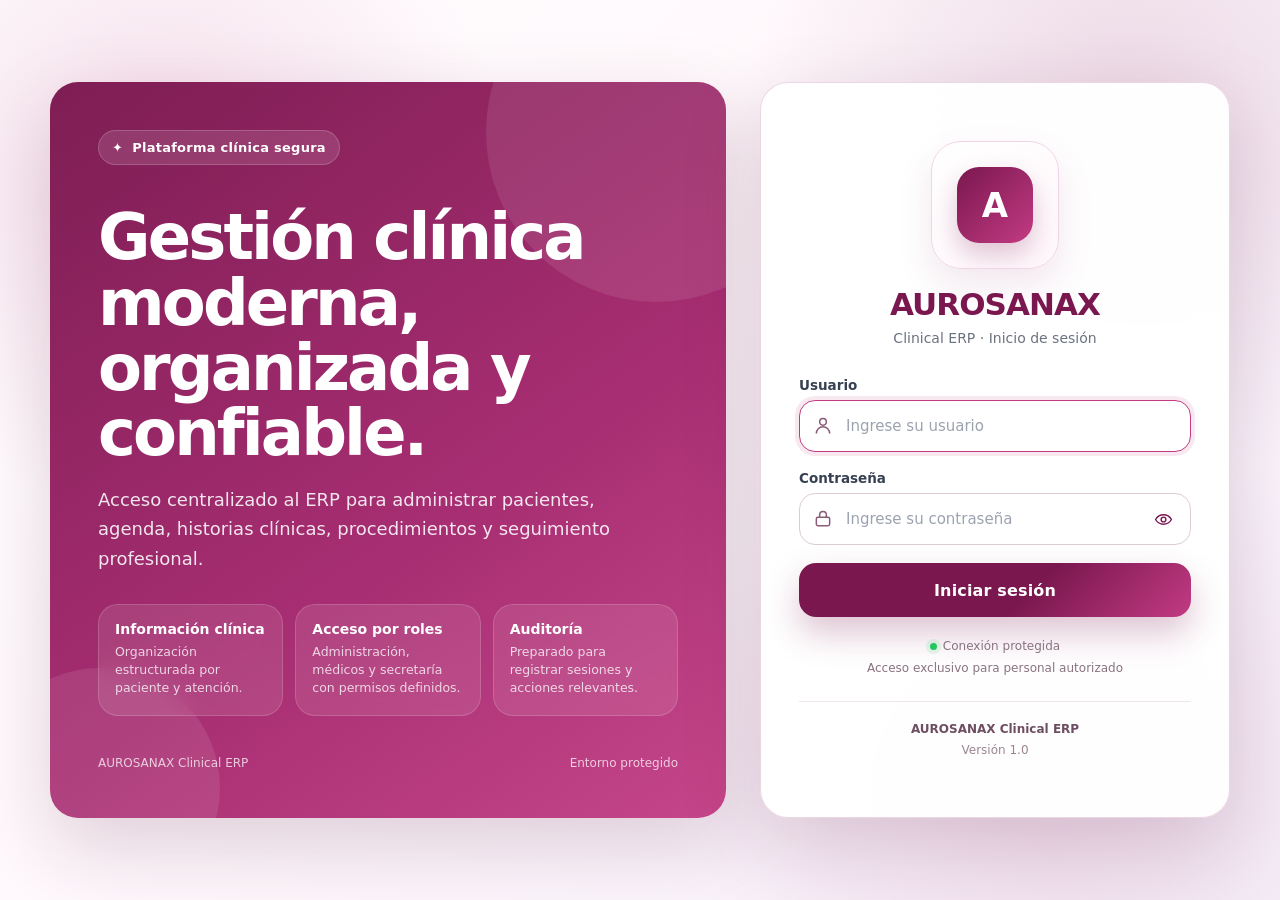
<file: configuracion.html>
<!DOCTYPE html>
<html lang="es">
<head>
  <meta charset="UTF-8" />
  <script>
    /* AUROSANAX SEGURIDAD SESIÓN V1 (18/11/2026)
       Agrega el pase de la sesión ya iniciada (misma pestaña) a cada pedido al
       Apps Script. No cambia pantallas, botones, mensajes ni datos. No cierra la
       sesión por errores de internet: solo agrega el pase y deja pasar el pedido. */
    (function(){
      if(window.__auroSegPaseV1) return;
      window.__auroSegPaseV1 = true;
      var fetchOriginal = window.fetch;
      if(typeof fetchOriginal !== 'function') return;
      var DESTINO = /^https:\/\/script\.google\.com\/macros\/s\//;
      function pase(){
        try{ return sessionStorage.getItem('aurosanax_seguridad_token') || ''; }catch(_e){ return ''; }
      }
      window.fetch = function(input, init){
        try{
          var token = pase();
          var url = typeof input === 'string' ? input : (input && typeof input.href === 'string' ? input.href : '');
          if(token && url && DESTINO.test(url)){
            var metodo = String((init && init.method) || 'GET').toUpperCase();
            if(metodo === 'GET'){
              if(!/[?&]auro_sesion=/.test(url)){
                input = url + (url.indexOf('?') === -1 ? '?' : '&') + 'auro_sesion=' + encodeURIComponent(token);
              }
            }else if(init && typeof init.body === 'string'){
              var cuerpo = JSON.parse(init.body);
              if(cuerpo && typeof cuerpo === 'object' && !Array.isArray(cuerpo) && !cuerpo.auro_sesion){
                cuerpo.auro_sesion = token;
                init = Object.assign({}, init, { body: JSON.stringify(cuerpo) });
              }
            }
          }
        }catch(_e){}
        return fetchOriginal.call(window, input, init);
      };
    })();
  </script>
  <meta name="viewport" content="width=device-width, initial-scale=1.0" />
  <title>AUROSANAX DEMO - Configuración v5.1 Plantillas Horario</title>

  <link href="https://cdn.jsdelivr.net/npm/bootstrap@5.3.3/dist/css/bootstrap.min.css" rel="stylesheet">
  <link href="https://cdn.jsdelivr.net/npm/bootstrap-icons@1.11.3/font/bootstrap-icons.css" rel="stylesheet">

  <style>
    :root{
      --primary:#8b1e5a;--primary2:#c23b83;--soft:#fdf2f8;--bg:#f8fafc;--text:#1f2937;--muted:#6b7280;--line:#e5e7eb;--card:#fff;--ok:#16a34a;--warn:#f59e0b;--danger:#dc2626;--blue:#2563eb;
    }
    *{box-sizing:border-box}
    body{margin:0;font-family:system-ui,-apple-system,BlinkMacSystemFont,"Segoe UI",sans-serif;background:var(--bg);color:var(--text)}
    .app{display:flex;min-height:100vh}
    .sidebar{width:260px;background:linear-gradient(180deg,#7a174f,#a3256c);color:#fff;position:fixed;inset:0 auto 0 0;padding:22px 16px;overflow:auto;z-index:20}
    .brand{display:flex;gap:12px;align-items:center;margin-bottom:22px}.brand-logo{width:46px;height:46px;border-radius:16px;background:#fff;color:var(--primary);display:grid;place-items:center;font-weight:900}.brand h1{font-size:18px;margin:0;font-weight:900;line-height:1.1}.brand small{opacity:.85}
    .menu-title{font-size:11px;text-transform:uppercase;letter-spacing:.08em;opacity:.7;font-weight:800;margin:18px 10px 8px}
    .menu a,.menu button{width:100%;border:0;background:transparent;color:#fff;display:flex;gap:10px;align-items:center;padding:11px 12px;border-radius:14px;font-weight:750;text-align:left;margin-bottom:5px;text-decoration:none}
    .menu a:hover,.menu button:hover,.menu a.active{background:rgba(255,255,255,.16);color:#fff}
    .main{margin-left:260px;width:calc(100% - 260px);min-height:100vh;padding:22px;overflow-x:hidden}.mobile-menu{display:none}
    .demo-banner{background:#111827;color:#fff;border-radius:18px;padding:12px 16px;margin-bottom:16px;display:flex;justify-content:space-between;gap:12px;align-items:center}.demo-banner b{color:#fbbf24}
    .topbar{display:flex;justify-content:space-between;gap:14px;align-items:center;margin-bottom:16px}.topbar h2{margin:0;font-weight:900}.topbar p{margin:3px 0 0;color:var(--muted)}
    .cardx{background:var(--card);border:1px solid var(--line);border-radius:22px;box-shadow:0 10px 30px rgba(15,23,42,.06)}
    .btn-auro{background:linear-gradient(135deg,var(--primary),var(--primary2));color:#fff;border:0;border-radius:14px;padding:10px 14px;font-weight:800;box-shadow:0 14px 30px rgba(139,30,90,.22)}
    .btn-soft{background:var(--soft);color:var(--primary);border:1px solid #fbcfe8;border-radius:14px;padding:10px 14px;font-weight:800}.btn-line{background:#fff;color:#334155;border:1px solid var(--line);border-radius:14px;padding:10px 14px;font-weight:800}.btn-danger-soft{background:#fff1f2;color:#be123c;border:1px solid #fecdd3;border-radius:14px;padding:10px 14px;font-weight:800}
    .form-control,.form-select{border-radius:14px;padding:10px 12px}.section-head{display:flex;justify-content:space-between;gap:12px;align-items:flex-start;margin-bottom:16px}.section-head h4{margin:0;font-weight:900}.section-head p{margin:3px 0 0;color:var(--muted)}
    .premium-hero{background:radial-gradient(circle at top right,rgba(194,59,131,.13),transparent 34%),linear-gradient(135deg,#fff,#fff7fb 55%,#fdf2f8);border:1px solid #f6cfe2;border-radius:24px;padding:18px;margin-bottom:16px;box-shadow:0 18px 45px rgba(139,30,90,.08)}.premium-hero h4{margin:0;font-weight:950}.premium-hero p{margin:6px 0 0;color:var(--muted)}
    .config-tabs{display:flex;gap:8px;flex-wrap:wrap;margin-bottom:16px}.config-tab{border:1px solid #f1d4e5;background:#fff;color:#7a174f;border-radius:999px;padding:9px 13px;font-weight:900}.config-tab.active,.config-tab:hover{background:linear-gradient(135deg,var(--primary),var(--primary2));color:#fff;border-color:transparent}
    .screen{display:none}.screen.active{display:block}.stat{padding:18px;display:flex;gap:14px;align-items:center;min-height:96px}.stat-icon{width:48px;height:48px;border-radius:16px;background:var(--soft);color:var(--primary);display:grid;place-items:center;font-size:22px}.stat small{color:var(--muted);font-weight:800}.stat h3{margin:2px 0 0;font-weight:900}
    .table-modern th{font-size:12px;text-transform:uppercase;color:var(--muted);letter-spacing:.04em;border-bottom:1px solid var(--line)}.table-modern td{vertical-align:middle;border-bottom:1px solid #f1f5f9}.badgex{border-radius:999px;padding:6px 10px;font-weight:800;font-size:12px;display:inline-block}.badge-ok{background:#dcfce7;color:#166534}.badge-warn{background:#fef3c7;color:#92400e}.badge-danger{background:#fee2e2;color:#991b1b}.badge-blue{background:#dbeafe;color:#1e40af}
    .mobile-cards{display:none}.mobile-card{border:1px solid var(--line);border-radius:18px;padding:14px;background:#fff;margin-bottom:12px}.line{display:flex;justify-content:space-between;border-top:1px solid #f1f5f9;padding:8px 0;gap:12px;font-size:14px}.line span:first-child{color:var(--muted)}.line span:last-child{font-weight:700;text-align:right}
    .notice{background:#fff7ed;border:1px solid #fed7aa;color:#9a3412;border-radius:16px;padding:12px 14px;font-size:14px;font-weight:750}.readonly-pill{background:#eff6ff;border:1px solid #bfdbfe;color:#1d4ed8;border-radius:999px;padding:6px 10px;font-size:12px;font-weight:900;display:inline-flex;gap:6px;align-items:center}
    .modalx{position:fixed;inset:0;background:rgba(15,23,42,.55);z-index:100;display:none;align-items:center;justify-content:center;padding:18px}.modalx.show{display:flex}.modal-panel{background:#fff;border-radius:24px;width:min(720px,100%);max-height:90vh;overflow:auto;box-shadow:0 25px 80px rgba(15,23,42,.28)}.modal-head{background:linear-gradient(135deg,#7a174f,#c23b83);color:#fff;padding:16px 18px;display:flex;justify-content:space-between;align-items:center}.modal-head h5{margin:0;font-weight:950}.modal-bodyx{padding:18px}.modal-close{border:0;background:rgba(255,255,255,.16);color:#fff;border-radius:12px;width:36px;height:36px;font-weight:950}
    @media(max-width:980px){.sidebar{transform:translateX(-100%);transition:.25s}.sidebar.show{transform:translateX(0)}.main{margin-left:0;width:100%;padding:16px}.mobile-menu{display:inline-flex}.table-responsive{display:none}.mobile-cards{display:block}.demo-banner{display:block}.topbar{align-items:flex-start;flex-direction:column}.config-tabs{overflow-x:auto;flex-wrap:nowrap;padding-bottom:4px}.config-tab{white-space:nowrap}.modalx{align-items:flex-end;padding:12px}.modal-panel{border-radius:22px 22px 0 0}}
    @media(max-width:640px){.main{padding:12px}.topbar h2{font-size:22px}.cardx{border-radius:18px}.section-head{display:block}.section-head .btn-auro,.section-head .btn-soft{width:100%;margin-top:10px}.premium-hero{padding:15px;border-radius:20px}}
  

    /* ==========================================================
       AUROSANAX CONFIGURACION V5.0 ULTRA PREMIUM
       SOLO VISUAL - NO MODIFICA FUNCIONES
       Escritorio + Android + iPhone
       ========================================================== */

    /* Fondo general más fino */
    body{
      background:
        radial-gradient(circle at top right, rgba(194,59,131,.075), transparent 30%),
        linear-gradient(180deg,#fff7fb 0%,#f8fafc 42%,#ffffff 100%);
    }

    /* Hero premium */
    .premium-hero{
      position:relative;
      overflow:hidden;
      padding:24px!important;
      border-radius:30px!important;
      border:1px solid #f4c7dc!important;
      background:
        radial-gradient(circle at 92% 14%, rgba(194,59,131,.18), transparent 28%),
        radial-gradient(circle at 5% 95%, rgba(139,30,90,.09), transparent 26%),
        linear-gradient(135deg,#ffffff,#fff8fc 55%,#fdf2f8)!important;
      box-shadow:0 24px 60px rgba(139,30,90,.10), inset 0 1px 0 rgba(255,255,255,.95)!important;
    }
    .premium-hero h4{
      font-size:30px!important;
      letter-spacing:-.035em!important;
      color:#111827!important;
    }
    .premium-hero p{
      font-size:15px!important;
      line-height:1.65!important;
      color:#64748b!important;
      max-width:920px;
    }
    .readonly-pill{
      background:linear-gradient(135deg,#eff6ff,#f8fbff)!important;
      border-color:#bfdbfe!important;
      box-shadow:0 10px 24px rgba(37,99,235,.06), inset 0 1px 0 rgba(255,255,255,.9)!important;
    }

    /* Tarjetas superiores */
    .stat{
      min-height:118px!important;
      border-radius:28px!important;
      background:
        radial-gradient(circle at 88% 14%, rgba(194,59,131,.10), transparent 30%),
        linear-gradient(180deg,#ffffff,#fffafd)!important;
      border:1px solid #f1d4e5!important;
      box-shadow:0 14px 38px rgba(15,23,42,.055), inset 0 1px 0 rgba(255,255,255,.95)!important;
      transition:transform .2s ease, box-shadow .2s ease, border-color .2s ease;
    }
    .stat:hover{
      transform:translateY(-3px);
      border-color:#efb9d5!important;
      box-shadow:0 24px 58px rgba(139,30,90,.13), 0 0 0 4px rgba(194,59,131,.055)!important;
    }
    .stat-icon{
      width:62px!important;
      height:62px!important;
      font-size:27px!important;
      border-radius:22px!important;
      background:linear-gradient(135deg,#fff0f7,#fdf2f8)!important;
      border:1px solid #f6cfe2!important;
      box-shadow:0 12px 26px rgba(139,30,90,.08), inset 0 1px 0 rgba(255,255,255,.9)!important;
    }
    .stat small{
      font-size:13px!important;
      letter-spacing:.01em!important;
      color:#64748b!important;
    }
    .stat h3{
      font-size:38px!important;
      line-height:1!important;
      letter-spacing:-.035em!important;
      color:#111827!important;
    }

    /* Tabs horizontales: conservar carrusel, hacerlo más premium */
    .config-tabs{
      gap:12px!important;
      margin-bottom:22px!important;
      padding:4px 2px 8px!important;
    }
    .config-tab{
      min-height:46px!important;
      padding:12px 18px!important;
      border-radius:999px!important;
      background:linear-gradient(180deg,#ffffff,#fff9fc)!important;
      border:1px solid #f1d4e5!important;
      color:#7a174f!important;
      box-shadow:0 10px 24px rgba(139,30,90,.055), inset 0 1px 0 rgba(255,255,255,.9)!important;
      transition:transform .18s ease, box-shadow .18s ease, filter .18s ease;
    }
    .config-tab:hover{
      transform:translateY(-1px);
      box-shadow:0 16px 34px rgba(139,30,90,.12),0 0 0 3px rgba(194,59,131,.08)!important;
    }
    .config-tab.active{
      background:linear-gradient(135deg,#7a174f,#c23b83 70%,#d94695)!important;
      color:#fff!important;
      border-color:transparent!important;
      box-shadow:0 16px 34px rgba(139,30,90,.22), inset 0 1px 0 rgba(255,255,255,.2)!important;
    }

    /* Cards principales */
    .cardx{
      border-radius:30px!important;
      border:1px solid #f1d4e5!important;
      box-shadow:0 20px 52px rgba(15,23,42,.065), inset 0 1px 0 rgba(255,255,255,.9)!important;
      background:linear-gradient(180deg,#ffffff,#fffefe)!important;
    }
    .section-head h4{
      font-size:31px!important;
      letter-spacing:-.035em!important;
      color:#111827!important;
    }
    .section-head p{
      font-size:15px!important;
      line-height:1.6!important;
      color:#64748b!important;
    }

    /* Botones */
    .btn-auro{
      min-height:48px!important;
      border-radius:17px!important;
      padding:12px 20px!important;
      background:linear-gradient(135deg,#7a174f,#c23b83 70%,#d94695)!important;
      box-shadow:0 16px 36px rgba(139,30,90,.24), inset 0 1px 0 rgba(255,255,255,.18)!important;
      transition:transform .18s ease, box-shadow .18s ease, filter .18s ease;
    }
    .btn-auro:hover{
      color:#fff!important;
      transform:translateY(-2px);
      filter:saturate(1.06);
      box-shadow:0 22px 44px rgba(139,30,90,.30),0 0 0 4px rgba(194,59,131,.10)!important;
    }
    .btn-soft,.btn-line,.btn-danger-soft{
      border-radius:16px!important;
      transition:transform .18s ease, box-shadow .18s ease, filter .18s ease;
    }
    .btn-soft{
      background:linear-gradient(180deg,#fff7fb,#fdf2f8)!important;
      border-color:#f4c7dc!important;
      box-shadow:0 10px 22px rgba(139,30,90,.06), inset 0 1px 0 rgba(255,255,255,.9)!important;
    }
    .btn-line{
      background:linear-gradient(180deg,#ffffff,#fff9fc)!important;
      border-color:#f1d4e5!important;
      box-shadow:0 10px 22px rgba(15,23,42,.045)!important;
    }
    .btn-soft:hover,.btn-line:hover,.btn-danger-soft:hover{
      transform:translateY(-1px);
      box-shadow:0 16px 34px rgba(139,30,90,.12),0 0 0 3px rgba(194,59,131,.075)!important;
    }

    /* Notice */
    .notice{
      border-radius:20px!important;
      padding:16px 18px!important;
      line-height:1.6!important;
      background:linear-gradient(135deg,#fff7ed,#fffaf5)!important;
      border:1px solid #fed7aa!important;
      box-shadow:0 12px 28px rgba(154,52,18,.045), inset 0 1px 0 rgba(255,255,255,.9)!important;
    }

    /* Tablas */
    .table-responsive{
      border-radius:22px!important;
      overflow:hidden!important;
      border:1px solid #f1d4e5!important;
      box-shadow:0 14px 34px rgba(15,23,42,.045)!important;
      background:#fff!important;
    }
    .table-modern{
      margin-bottom:0!important;
    }
    .table-modern th{
      font-size:11px!important;
      color:#8b1e5a!important;
      background:#fff7fb!important;
      padding:15px 14px!important;
      border-bottom:1px solid #f3d5e5!important;
    }
    .table-modern td{
      padding:18px 14px!important;
      font-size:14px!important;
      border-bottom:1px solid #f6edf3!important;
    }
    .table-modern tbody tr{
      transition:background .18s ease;
    }
    .table-modern tbody tr:hover{
      background:#fff8fc!important;
    }
    .table-modern tbody tr:last-child td{
      border-bottom:0!important;
    }
    .badgex{
      padding:8px 13px!important;
      font-size:11.5px!important;
      box-shadow:inset 0 1px 0 rgba(255,255,255,.75)!important;
    }

    /* Mobile cards */
    .mobile-card{
      border-radius:26px!important;
      padding:20px!important;
      border-color:#f1d4e5!important;
      background:
        radial-gradient(circle at 92% 10%, rgba(194,59,131,.08), transparent 30%),
        linear-gradient(180deg,#fff,#fffafd)!important;
      box-shadow:0 16px 40px rgba(15,23,42,.06), inset 0 1px 0 rgba(255,255,255,.92)!important;
    }
    .mobile-card b{
      display:block;
      font-size:21px!important;
      line-height:1.25!important;
      color:#111827!important;
      letter-spacing:-.02em!important;
      margin-bottom:8px!important;
    }
    .line{
      padding:12px 0!important;
      border-top:1px solid #f3edf2!important;
    }
    .line span:first-child{
      font-size:13px!important;
      color:#64748b!important;
      font-weight:800!important;
    }
    .line span:last-child{
      font-size:14px!important;
      color:#334155!important;
      font-weight:850!important;
    }

    /* Formularios y modales */
    .modal-panel{
      border-radius:32px!important;
      border:1px solid rgba(255,255,255,.6)!important;
      box-shadow:0 30px 90px rgba(15,23,42,.30)!important;
    }
    .modal-head{
      padding:22px 24px!important;
      background:linear-gradient(135deg,#7a174f,#c23b83 70%,#d94695)!important;
    }
    .modal-head h5{
      font-size:23px!important;
      letter-spacing:-.02em!important;
    }
    .modal-bodyx{
      padding:24px!important;
    }
    .form-control,.form-select{
      min-height:50px!important;
      border-radius:17px!important;
      border-color:#ead2df!important;
      background-color:#fff!important;
      font-size:15px!important;
    }
    .form-control:focus,.form-select:focus{
      border-color:#c23b83!important;
      box-shadow:0 0 0 .22rem rgba(194,59,131,.12)!important;
    }
    textarea.form-control{
      min-height:88px!important;
    }

    /* Responsive */
    @media(max-width:980px){
      .main{padding:16px!important;}
      .premium-hero{padding:20px!important;border-radius:26px!important;}
      .premium-hero h4{font-size:24px!important;}
      .premium-hero p{font-size:14.5px!important;}
      .stat{min-height:104px!important;border-radius:25px!important;}
      .stat-icon{width:54px!important;height:54px!important;font-size:24px!important;border-radius:19px!important;}
      .stat h3{font-size:32px!important;}
      .config-tabs{
        flex-wrap:nowrap!important;
        overflow-x:auto!important;
        -webkit-overflow-scrolling:touch!important;
        scroll-snap-type:x proximity;
        padding-bottom:10px!important;
      }
      .config-tabs::-webkit-scrollbar{height:0;}
      .config-tab{
        flex:0 0 auto!important;
        min-height:48px!important;
        font-size:14px!important;
        scroll-snap-align:start;
      }
      .section-head h4{font-size:28px!important;}
      .section-head p{font-size:15px!important;}
      .modalx{padding:12px!important;align-items:flex-end!important;}
      .modal-panel{border-radius:28px 28px 0 0!important;max-height:88vh!important;}
    }

    @media(max-width:640px){
      .main{padding:12px!important;}
      .demo-banner{border-radius:18px!important;font-size:13px!important;}
      .premium-hero{padding:17px!important;border-radius:24px!important;}
      .premium-hero h4{font-size:22px!important;}
      .readonly-pill{border-radius:16px!important;line-height:1.35!important;}
      .stat{min-height:92px!important;padding:16px!important;}
      .stat-icon{width:50px!important;height:50px!important;}
      .stat h3{font-size:29px!important;}
      .cardx{border-radius:26px!important;}
      .section-head h4{font-size:25px!important;}
      .section-head p{font-size:14.5px!important;}
      .section-head .btn-auro,.section-head .btn-soft{width:100%!important;margin-top:12px!important;}
      .btn-auro{width:100%;min-height:50px!important;font-size:16px!important;}
      .mobile-card{padding:20px!important;border-radius:25px!important;}
      .mobile-card b{font-size:22px!important;}
      .modal-bodyx{padding:20px!important;}
    }


    /* ==========================================================
       V5.2 - MICROAJUSTE PROPORCIONAL SOLO ESCRITORIO
       Objetivo: equilibrar Configuración en desktop.
       No toca móvil, JS, Apps Script, guardado ni base de datos.
       ========================================================== */
    @media (min-width:1024px){
      .main{
        padding:20px!important;
      }

      .demo-banner{
        padding:10px 14px!important;
        margin-bottom:13px!important;
        border-radius:16px!important;
        font-size:13.5px!important;
      }

      .topbar{
        margin-bottom:13px!important;
      }
      .topbar h2{
        font-size:27px!important;
        letter-spacing:-.025em!important;
      }
      .topbar p{
        font-size:14px!important;
      }

      .premium-hero{
        padding:18px 20px!important;
        border-radius:24px!important;
        margin-bottom:14px!important;
        box-shadow:0 18px 44px rgba(139,30,90,.085), inset 0 1px 0 rgba(255,255,255,.95)!important;
      }
      .premium-hero h4{
        font-size:24px!important;
        line-height:1.15!important;
      }
      .premium-hero p{
        font-size:14.5px!important;
        line-height:1.48!important;
      }
      .readonly-pill{
        font-size:12.5px!important;
        padding:6px 10px!important;
      }

      .row.g-3.mb-4{
        margin-bottom:18px!important;
      }
      .stat{
        min-height:96px!important;
        padding:15px 16px!important;
        gap:12px!important;
        border-radius:22px!important;
        box-shadow:0 12px 30px rgba(15,23,42,.05), inset 0 1px 0 rgba(255,255,255,.95)!important;
      }
      .stat:hover{
        transform:translateY(-2px)!important;
      }
      .stat-icon{
        width:50px!important;
        height:50px!important;
        font-size:22px!important;
        border-radius:18px!important;
      }
      .stat small{
        font-size:12.8px!important;
      }
      .stat h3{
        font-size:30px!important;
        line-height:1!important;
      }

      .config-tabs{
        gap:9px!important;
        margin-bottom:17px!important;
        padding:2px 1px 5px!important;
      }
      .config-tab{
        min-height:40px!important;
        padding:9px 14px!important;
        font-size:13.5px!important;
      }

      .cardx{
        border-radius:24px!important;
        box-shadow:0 16px 40px rgba(15,23,42,.055), inset 0 1px 0 rgba(255,255,255,.9)!important;
      }
      .cardx.p-4{
        padding:20px!important;
      }

      .section-head{
        margin-bottom:14px!important;
      }
      .section-head h4{
        font-size:25px!important;
        line-height:1.15!important;
      }
      .section-head p{
        font-size:14.5px!important;
        line-height:1.45!important;
      }

      .notice{
        padding:13px 15px!important;
        border-radius:17px!important;
        font-size:14px!important;
        line-height:1.5!important;
      }

      .table-responsive{
        border-radius:18px!important;
        box-shadow:0 12px 28px rgba(15,23,42,.04)!important;
      }
      .table-modern th{
        font-size:11.2px!important;
        padding:12px 12px!important;
      }
      .table-modern td{
        font-size:14.2px!important;
        padding:13px 12px!important;
      }
      .badgex{
        padding:6.5px 11px!important;
        font-size:11.5px!important;
      }

      .btn-auro,
      .btn-soft,
      .btn-line,
      .btn-danger-soft{
        min-height:42px!important;
        padding:9px 14px!important;
        border-radius:15px!important;
        font-size:14px!important;
      }

      .form-label{
        font-size:14.5px!important;
      }
      .text-muted.small,
      small.text-muted{
        font-size:12.5px!important;
      }
      .form-control,
      .form-select{
        min-height:44px!important;
        border-radius:15px!important;
        font-size:14.5px!important;
        padding:9px 12px!important;
      }
      textarea.form-control{
        min-height:80px!important;
      }

      .modal-panel{
        border-radius:26px!important;
      }
      .modal-head{
        padding:17px 20px!important;
      }
      .modal-head h5{
        font-size:20px!important;
      }
      .modal-bodyx{
        padding:20px!important;
      }
    }


/* AUROSANAX - SEGURIDAD Y ACCESOS / FASE 1 VISUAL */
.security-subtabs{display:flex;gap:10px;flex-wrap:wrap;margin-bottom:18px}
.security-subtab{border:1px solid #f1d4e5;background:linear-gradient(180deg,#fff,#fff8fc);color:#7a174f;border-radius:999px;padding:10px 16px;font-weight:900;transition:.18s}
.security-subtab:hover{transform:translateY(-1px);box-shadow:0 12px 28px rgba(139,30,90,.12)}
.security-subtab.active{color:#fff;border-color:transparent;background:linear-gradient(135deg,#7a174f,#c23b83 70%,#d94695);box-shadow:0 14px 30px rgba(139,30,90,.22)}
.security-panel{display:none}.security-panel.active{display:block}
.security-summary{display:grid;grid-template-columns:repeat(4,minmax(0,1fr));gap:12px;margin-bottom:18px}
.security-summary-card{border:1px solid #f1d4e5;border-radius:18px;background:linear-gradient(180deg,#fff,#fffafd);padding:12px 14px;min-height:82px;display:flex;flex-direction:column;justify-content:center;box-shadow:0 10px 26px rgba(15,23,42,.045)}
.security-summary-card small{display:block;color:#64748b;font-weight:800;margin-bottom:4px}
.security-summary-card strong{font-size:23px;color:#111827;letter-spacing:-.03em;line-height:1}
.security-empty{padding:28px 18px;text-align:center;color:#64748b;font-weight:700}
.security-empty i{display:block;color:#c23b83;font-size:32px;margin-bottom:8px}
@media(max-width:980px){.security-subtabs{flex-wrap:nowrap;overflow-x:auto;-webkit-overflow-scrolling:touch;padding-bottom:5px}.security-subtab{flex:0 0 auto}.security-summary{grid-template-columns:repeat(2,minmax(0,1fr))}}
@media(max-width:560px){.security-summary{grid-template-columns:1fr}}


/* AUROSANAX FASE 1 - CONTRASEÑAS Y PERMISOS */
.auro-password-wrap{position:relative}
.auro-password-wrap .form-control{padding-right:50px!important}
.auro-password-eye{
  position:absolute;right:7px;top:50%;transform:translateY(-50%);
  width:38px;height:38px;border:0;border-radius:12px;
  background:#fff7fb;color:#8b1e5a;display:grid;place-items:center;
  z-index:4;cursor:pointer
}
.auro-password-eye:hover{background:#fce7f3}
.auro-permissions{
  border:1px solid #f1d4e5;border-radius:20px;padding:15px;
  background:linear-gradient(180deg,#fff,#fffafd)
}
.auro-permissions-grid{
  display:grid;grid-template-columns:repeat(2,minmax(0,1fr));gap:9px
}
.auro-permission-item{
  display:flex;align-items:flex-start;gap:9px;padding:10px 11px;
  border:1px solid #f1e2ea;border-radius:14px;background:#fff
}
.auro-permission-item input{margin-top:3px}
.auro-permission-item strong{display:block;font-size:14px;color:#334155}
.auro-permission-item small{display:block;color:#64748b;line-height:1.35}
@media(max-width:640px){.auro-permissions-grid{grid-template-columns:1fr}}



    /* AUROSANAX - Identidad de sesión visual equivalente al Index */
    .auro-session-actions{
      display:flex;align-items:center;justify-content:flex-end;
      gap:10px;flex-wrap:wrap;
    }
    .auro-session-card{
      background:white;border:1px solid var(--line);
      padding:10px 14px;border-radius:18px;
      display:flex;align-items:center;gap:10px;
      box-shadow:0 8px 24px rgba(15,23,42,.06);
      white-space:nowrap;min-width:260px;max-width:360px;
    }
    .auro-session-avatar{
      width:38px;height:38px;flex:0 0 38px;border-radius:50%;
      background:var(--soft);color:var(--primary);
      display:grid;place-items:center;font-weight:800;font-size:12px;
    }
    .auro-session-data{min-width:0;flex:1 1 auto;line-height:1.2}
    .auro-session-name,.auro-session-role{
      display:block;max-width:220px;overflow:hidden;
      text-overflow:ellipsis;white-space:nowrap;
    }
    .auro-session-name{color:#111827;font-size:13px;font-weight:850}
    .auro-session-role{
      margin-top:2px;color:var(--muted);font-size:11px;font-weight:700
    }
    .auro-session-logout{
      width:38px;height:38px;flex:0 0 38px;
      border:1px solid #ead5e2;border-radius:13px;
      display:grid;place-items:center;background:#fff7fb;
      color:var(--primary);cursor:pointer;transition:.18s ease;padding:0;
    }
    .auro-session-logout:hover{
      background:var(--soft);transform:translateY(-1px)
    }
    @media(max-width:980px){
      .auro-session-actions{width:100%;justify-content:flex-start}
      .auro-session-card{width:100%;min-width:0;max-width:none}
      .auro-session-name,.auro-session-role{max-width:none}
    }

</style>
</head>
<body style="visibility:hidden;">
<div class="app">
  <aside class="sidebar" id="sidebar">
    <div class="brand"><div class="brand-logo">A</div><div><h1>AUROSANAX</h1><small>Secretaría DEMO</small></div></div>
    <div class="menu">
      <div class="menu-title">Gestión</div>
      <a href="secretaria.html"><i class="bi bi-speedometer2"></i> Dashboard</a>
      <a href="secretaria.html#disponibilidad"><i class="bi bi-calendar-plus"></i> Disponibilidad</a>
      <a href="secretaria.html#agenda"><i class="bi bi-calendar-check"></i> Agenda interna</a>
      <a href="secretaria.html#pacientes"><i class="bi bi-people"></i> Pacientes básicos</a>
      <a href="secretaria.html#whatsapp"><i class="bi bi-whatsapp"></i> WhatsApp</a>
      <div class="menu-title">Sistema</div>
      <a class="active" href="configuracion.html"><i class="bi bi-gear"></i> Configuración</a>
      <a href="secretaria.html" onclick="if(document.referrer && document.referrer.includes('secretaria.html')){history.back();return false;}"><i class="bi bi-arrow-left-circle"></i> Volver a Secretaría</a>
    </div>
  </aside>

  <main class="main">
    <div class="demo-banner"><div><b>ENTORNO DEMO</b> — Configuración del sistema de agendamiento. No usar con pacientes reales.</div><small>Conectado a AUROSANAX DEMO HISTORIA DATOS</small></div>
    <div class="topbar">
      <div><button class="btn-soft mobile-menu mb-2" onclick="toggleSidebar()"><i class="bi bi-list"></i> Menú</button><h2>Configuración del sistema</h2><p>Parámetros para vender el agendamiento a médicos o centros médicos.</p></div>
      <div class="auro-session-actions">
        <div id="cfgSesionCard" class="auro-session-card" aria-label="Usuario conectado">
          <div id="cfgSesionAvatar" class="auro-session-avatar">AU</div>
          <div class="auro-session-data">
            <b id="cfgSesionNombre" class="auro-session-name">Usuario autorizado</b>
            <small id="cfgSesionRol" class="auro-session-role">Sesión activa</small>
          </div>
          <button id="cfgCerrarSesion" class="auro-session-logout" type="button" title="Cerrar sesión" aria-label="Cerrar sesión">
            <i class="bi bi-box-arrow-right"></i>
          </button>
        </div>
        <button id="btnRefrescarConfig" class="btn-line" onclick="refrescarDemo()"><i class="bi bi-arrow-clockwise"></i> <span>Actualizar vista</span></button>
      </div>
    </div>

    <div class="premium-hero">
      <h4><i class="bi bi-gear-fill me-2"></i> Panel de configuración inicial</h4>
      <p>Módulo conectado para médicos, servicios, plantillas de horario y datos institucionales seguros desde Google Sheets.</p>
      <div class="mt-3"><span class="readonly-pill"><i class="bi bi-shield-check"></i> Médicos, Servicios, Médico-Servicios y Plantillas de horario conectados a Apps Script</span></div>
    </div>

    <div class="row g-3 mb-4">
      <div class="col-md-3"><div class="cardx stat"><div class="stat-icon"><i class="bi bi-person-badge"></i></div><div><small>Médicos</small><h3 id="stMedicos">3</h3></div></div></div>
      <div class="col-md-3"><div class="cardx stat"><div class="stat-icon"><i class="bi bi-heart-pulse"></i></div><div><small>Servicios</small><h3 id="stServicios">0</h3></div></div></div>
      <div class="col-md-3"><div class="cardx stat"><div class="stat-icon"><i class="bi bi-clock-history"></i></div><div><small>Plantillas</small><h3 id="stPlantillas">7</h3></div></div></div>
      <div class="col-md-3"><div class="cardx stat"><div class="stat-icon"><i class="bi bi-building"></i></div><div><small>Centro</small><h3>DEMO</h3></div></div></div>
    </div>

    <div class="config-tabs">
      <button class="config-tab active" data-config-target="medicos" data-permiso="configuracion_medicos" onclick="showConfig('medicos',this)"><i class="bi bi-person-badge me-1"></i> Médicos</button>
      <button class="config-tab" data-config-target="servicios" data-permiso="configuracion_servicios" onclick="showConfig('servicios',this)"><i class="bi bi-heart-pulse me-1"></i> Servicios</button>
      <button class="config-tab" data-config-target="horarios" data-permiso="configuracion_horarios" onclick="showConfig('horarios',this)"><i class="bi bi-clock me-1"></i> Horarios rápidos</button>
      <button class="config-tab" data-config-target="centro" data-permiso="configuracion_centro" onclick="showConfig('centro',this)"><i class="bi bi-building me-1"></i> Datos del centro</button>
      <button class="config-tab" data-config-target="finanzas" data-permiso="configuracion_finanzas" onclick="showConfig('finanzas',this)"><i class="bi bi-cash-coin me-1"></i> Finanzas</button>
      <button class="config-tab" data-config-target="seguridadAccesos" data-permiso-cualquiera="configuracion_seguridad,usuarios,bitacora" onclick="showConfig('seguridadAccesos',this)"><i class="bi bi-shield-lock me-1"></i> Seguridad</button>
      <button class="config-tab" data-config-target="auroNotificaciones" data-permiso="configuracion" onclick="showConfig('auroNotificaciones',this)"><i class="bi bi-bell me-1"></i> Notificaciones</button>
    </div>

    <section class="screen" id="auroNotificaciones" data-permiso="configuracion"><div class="cardx p-4" id="auroNvConfig"></div></section>
    <section class="screen active" id="medicos" data-permiso="configuracion_medicos">
      <div class="cardx p-4">
        <div class="section-head"><div><h4>Gestión de médicos</h4><p>Profesionales que aparecerán en disponibilidad y formulario de citas.</p></div><button class="btn-auro" onclick="abrirModal('medico')"><i class="bi bi-plus-circle me-1"></i> Nuevo médico</button></div>
        <div class="notice mb-3"><i class="bi bi-info-circle me-1"></i> Médicos conectado a Apps Script. Puede crear, editar y asignar servicios a cada profesional.</div>
        <div class="table-responsive"><table class="table table-modern"><thead><tr><th>Código</th><th>Médico</th><th>Especialidad</th><th>Teléfono</th><th>Estado</th><th>Acción</th></tr></thead><tbody id="medicosBody"></tbody></table></div>
        <div id="medicosMobile" class="mobile-cards"></div>
      </div>
    </section>

    <section class="screen" id="servicios" data-permiso="configuracion_servicios">
      <div class="cardx p-4">
        <div class="section-head"><div><h4>Servicios de agendamiento</h4><p>Servicios que puede seleccionar el paciente o secretaría.</p></div><button class="btn-auro" onclick="abrirModal('servicio')"><i class="bi bi-plus-circle me-1"></i> Nuevo servicio</button></div>
        <div class="notice mb-3"><i class="bi bi-info-circle me-1"></i> Servicios conectado a Apps Script. Puede crear y editar servicios en la hoja <b>servicios</b>.</div>
        <div class="table-responsive"><table class="table table-modern"><thead><tr><th>Servicio</th><th>Especialidad</th><th>Duración</th><th>Precio</th><th>Estado</th><th>Acción</th></tr></thead><tbody id="serviciosBody"></tbody></table></div>
        <div id="serviciosMobile" class="mobile-cards"></div>
      </div>
    </section>

    <section class="screen" id="horarios" data-permiso="configuracion_horarios">
      <div class="cardx p-4">
        <div class="section-head"><div><h4>Plantillas de horario rápido</h4><p>Bloques reutilizables para crear disponibilidad sin escribir todo manualmente.</p></div><button class="btn-auro" onclick="abrirModalHorario('')"><i class="bi bi-plus-circle me-1"></i> Nueva plantilla</button></div>
        <div class="table-responsive"><table class="table table-modern"><thead><tr><th>Plantilla</th><th>Horario</th><th>Intervalo</th><th>Tipo</th><th>Días</th><th>Estado</th><th>Acción</th></tr></thead><tbody id="horariosBody"></tbody></table></div>
        <div id="horariosMobile" class="mobile-cards"></div>
      </div>
    </section>

    <section class="screen" id="centro" data-permiso="configuracion_centro">
      <div class="cardx p-4">
        <div class="section-head">
          <div>
            <h4>Datos del centro médico</h4>
            <p>Información institucional segura para personalizar el ERP sin tocar citas, disponibilidad ni pacientes.</p>
          </div>
          <button id="btnGuardarCentro" class="btn-auro" onclick="guardarConfiguracionCentro()"><i class="bi bi-save me-1"></i> Guardar configuración</button>
        </div>

        <div id="centroMsg" class="notice mb-3"><i class="bi bi-info-circle me-1"></i> Cargando datos institucionales...</div>

        <div class="row g-3">
          <div class="col-md-6">
            <label class="form-label fw-bold">Nombre del centro</label>
            <input id="cfgNombreClinica" class="form-control" placeholder="Ej. AUROSANAX">
            <div class="text-muted small mt-1">Se usa como nombre visible institucional del sistema.</div>
          </div>
          <div class="col-md-6">
            <label class="form-label fw-bold">WhatsApp principal</label>
            <input id="cfgWhatsappClinica" class="form-control" placeholder="Ej. 0999999999">
            <div class="text-muted small mt-1">Número oficial del centro. No reemplaza los WhatsApp de pacientes.</div>
          </div>
          <div class="col-md-6">
            <label class="form-label fw-bold">Correo institucional</label>
            <input id="cfgEmailClinica" class="form-control" placeholder="correo@centro.com">
          </div>
          <div class="col-md-6">
            <label class="form-label fw-bold">Dirección</label>
            <input id="cfgDireccionClinica" class="form-control" placeholder="Dirección del consultorio">
          </div>
          <div class="col-md-6">
            <label class="form-label fw-bold" for="cfgCiudadClinica">Ciudad del centro</label>
            <input id="cfgCiudadClinica" class="form-control" placeholder="Ej. Guayaquil" autocomplete="address-level2" disabled>
            <div class="text-muted small mt-1">Fase 1: campo visual. Se habilitará al conectar la carga y el guardado en config-centro.js.</div>
          </div>
          <div class="col-md-8">
            <label class="form-label fw-bold">Logo URL</label>
            <input id="cfgLogoUrl" class="form-control" placeholder="Pegue aquí el enlace público del logo en Drive" oninput="actualizarPreviewLogoCentro()">
            <div class="text-muted small mt-1">Recomendado: PNG transparente 600 × 600 px. El sistema también permite subir el logo directamente a Drive.</div>

            <div class="mt-3">
              <label class="form-label fw-bold">Subir logo desde este equipo</label>
              <input id="cfgLogoFile" type="file" class="form-control" accept="image/png,image/jpeg,image/jpg,image/webp">
              <div id="cfgLogoFileStatus" class="text-muted small mt-1">Seleccione un archivo PNG, JPG o WEBP menor a 2 MB. Se subirá al guardar configuración.</div>
            </div>
          </div>
          <div class="col-md-4">
            <label class="form-label fw-bold">Vista previa</label>
            <div style="height:112px;border:1px solid #f1d4e5;border-radius:18px;background:#fff7fb;display:grid;place-items:center;overflow:hidden">
              <img id="cfgLogoPreview" alt="Logo" style="max-width:92px;max-height:92px;display:none;border-radius:16px">
              <div id="cfgLogoFallback" style="width:72px;height:72px;border-radius:22px;background:linear-gradient(135deg,#8b1e5a,#c23b83);color:#fff;display:grid;place-items:center;font-weight:950;font-size:28px">A</div>
            </div>
          </div>

          <div class="col-md-4">
            <label class="form-label fw-bold">Color principal</label>
            <input id="cfgColorPrincipal" type="color" class="form-control form-control-color" value="#8b1e5a" disabled>
            <div class="text-muted small mt-1">Bloqueado por seguridad visual.</div>
          </div>
          <div class="col-md-4">
            <label class="form-label fw-bold">Color secundario</label>
            <input id="cfgColorSecundario" type="color" class="form-control form-control-color" value="#c23b83" disabled>
            <div class="text-muted small mt-1">Bloqueado por seguridad visual.</div>
          </div>
          <div class="col-md-4">
            <label class="form-label fw-bold">Modo sistema</label>
            <input id="cfgModoSistema" class="form-control" value="DEMO" disabled>
            <div class="text-muted small mt-1">No editable para proteger el entorno.</div>
          </div>

          <div class="col-12">
            <div class="notice"><b>Modo seguro:</b> solo se guardan nombre, WhatsApp, correo, dirección y logo URL. Colores y modo del sistema quedan bloqueados para no afectar el diseño premium ni el ERP global.</div>
          </div>
        </div>
      </div>

</section>

<!-- ==========================================================
     AUROSANAX FINANZAS - CONFIGURACIÓN FASE 3
     Panel aislado. No guarda por navegación.
     La lógica vive exclusivamente en config-finanzas.js.
     ========================================================== -->
<style id="auroFinanzasPremiumResponsive">
  /* AUROSANAX FINANZAS — cierre visual premium, aislado y responsive */
  #finanzas .fin-actions{display:flex;gap:6px;justify-content:flex-end;align-items:center;flex-wrap:wrap}
  #finanzas .fin-actions .btn{min-width:34px;min-height:34px;border-radius:10px;display:inline-flex;align-items:center;justify-content:center}
  #finanzas .fin-base-box{display:flex;gap:12px;align-items:center;justify-content:space-between;flex-wrap:wrap;background:#f8fafc;border:1px solid #e2e8f0;border-radius:16px;padding:12px 14px;margin-bottom:14px}
  #finanzas .fin-base-box small{color:#64748b;font-weight:650;line-height:1.4}
  #finanzas .fin-mobile-list{display:none}
  #finanzas .fin-mobile-card{border:1px solid #e2e8f0;border-radius:18px;background:#fff;padding:14px;margin-bottom:12px;box-shadow:0 8px 24px rgba(15,23,42,.05)}
  #finanzas .fin-mobile-title{display:flex;align-items:flex-start;justify-content:space-between;gap:12px;margin-bottom:8px}
  #finanzas .fin-mobile-title strong{font-size:15px;color:#0f172a}
  #finanzas .fin-mobile-grid{display:grid;grid-template-columns:1fr 1fr;gap:7px 12px;font-size:13px}
  #finanzas .fin-mobile-grid span{color:#64748b}.fin-mobile-grid b{color:#0f172a;text-align:right}
  #finanzas .fin-mobile-actions{display:flex;gap:8px;flex-wrap:wrap;margin-top:12px;padding-top:10px;border-top:1px solid #f1f5f9}
  #finanzas .fin-mobile-actions button{flex:1 1 95px;min-height:38px;border-radius:11px}
  #finanzas .fin-state-active{background:#dcfce7;color:#166534;border-radius:999px;padding:4px 9px;font-size:11px;font-weight:900;white-space:nowrap}
  #finanzas .fin-state-inactive{background:#f1f5f9;color:#475569;border-radius:999px;padding:4px 9px;font-size:11px;font-weight:900;white-space:nowrap}

  /* AUROSANAX 2026-08-18 — recuperación quirúrgica del resumen financiero */
  #finanzas .fin-summary-grid{display:grid;grid-template-columns:repeat(4,minmax(0,1fr));gap:12px}
  #finanzas .fin-summary-card{border:1px solid #e2e8f0;border-radius:18px;background:#fff;padding:14px;min-height:92px;box-shadow:0 8px 24px rgba(15,23,42,.045)}
  #finanzas .fin-summary-card small{display:block;color:#64748b;font-weight:800;margin-bottom:6px}
  #finanzas .fin-summary-card strong{font-size:23px;color:#0f172a;letter-spacing:-.02em}
  #finanzas .fin-result-ok{background:#f0fdf4;border-color:#bbf7d0}
  #finanzas .fin-result-ok strong{color:#166534}
  #finanzas .fin-result-bad{background:#fff1f2;border-color:#fecdd3}
  #finanzas .fin-result-bad strong{color:#be123c}
  #finanzas .fin-result-neutral{background:#f8fafc}

  @media(max-width:980px){
    #finanzas .table-responsive{display:none!important}
    #finanzas .fin-mobile-list{display:block!important}
    #finanzas .cardx{padding:16px!important}
    #finanzas .row.g-3>[class*="col-"]{width:100%}
    #finanzas .fin-base-box .btn-line{width:100%;justify-content:center}
    #finanzas .fin-summary-grid{grid-template-columns:repeat(2,minmax(0,1fr))}
  }
  @media(max-width:520px){
    #finanzas .fin-mobile-grid{grid-template-columns:1fr}
    #finanzas .fin-mobile-grid b{text-align:left;margin-top:-4px}
    #finanzas .fin-mobile-actions button{flex:1 1 100%}
    #finanzas .fin-summary-grid{grid-template-columns:1fr}
  }
</style>
<section class="screen" id="finanzas" data-permiso="configuracion_finanzas">
  <div class="cardx p-4 mb-4">
    <div class="section-head">
      <div>
        <h4>Configuración financiera</h4>
        <p>Parámetros económicos del centro. Esta configuración es independiente de médicos, servicios, datos institucionales y módulos clínicos.</p>
      </div>
      <button id="btnGuardarConfigFinanzas" type="button" class="btn-auro">
        <i class="bi bi-save me-1"></i> Guardar parámetros
      </button>
    </div>

    <div id="finanzasConfigMsg" class="notice mb-3">
      <i class="bi bi-info-circle me-1"></i> Los parámetros financieros se cargan únicamente al ingresar a esta sección.
    </div>

    <div class="row g-3">
      <div class="col-md-3">
        <label class="form-label fw-bold">Moneda</label>
        <select id="cfgFinMoneda" class="form-select">
          <option value="USD">USD - Dólar estadounidense</option>
        </select>
      </div>
      <div class="col-md-3">
        <label class="form-label fw-bold">Meta mensual</label>
        <input id="cfgFinMetaMensual" type="number" min="0" step="0.01" class="form-control" placeholder="0.00">
      </div>
      <div class="col-md-3">
        <label class="form-label fw-bold">Horas facturables / mes</label>
        <input id="cfgFinHorasFacturables" type="number" min="0" step="0.01" class="form-control" placeholder="0">
      </div>
      <div class="col-md-3">
        <label class="form-label fw-bold">Margen mínimo (%)</label>
        <input id="cfgFinMargenMinimo" type="number" min="0" max="100" step="0.01" class="form-control" placeholder="0">
      </div>
      <div class="col-md-3">
        <label class="form-label fw-bold">Referido predeterminado (%)</label>
        <input id="cfgFinPorcentajeReferido" type="number" min="0" max="100" step="0.01" class="form-control" placeholder="0">
      </div>
      <div class="col-md-3">
        <label class="form-label fw-bold">Vencimiento de cartera (días)</label>
        <input id="cfgFinDiasCartera" type="number" min="0" step="1" class="form-control" placeholder="0">
      </div>
      <div class="col-12">
        <div class="notice"><b>Guardado independiente:</b> estos parámetros se guardan únicamente en configuración financiera y no modifican Datos del centro, Médicos, Servicios, Seguridad ni información clínica.</div>
      </div>
    </div>
  </div>

  <div class="cardx p-4">
    <div class="section-head">
      <div>
        <h4>Gastos fijos</h4>
        <p>Registre gastos recurrentes para futuras métricas de rentabilidad. No generan movimientos clínicos ni cobros al paciente.</p>
      </div>
    </div>

    <div class="fin-base-box">
      <small><b>Plantilla base AUROSANAX:</b> carga únicamente los gastos faltantes del modelo financiero aprobado. No sobrescribe registros existentes y usa la Fecha inicio seleccionada.</small>
      <button id="btnCargarBaseGastosFinanzas" type="button" class="btn-line"><i class="bi bi-magic me-1"></i> Cargar gastos base</button>
    </div>

    <div id="finanzasGastosMsg" class="notice mb-3">
      <i class="bi bi-info-circle me-1"></i> Cargando gastos fijos...
    </div>

    <input id="finGastoId" type="hidden">
    <div class="row g-3 mb-3">
      <div class="col-md-4">
        <label class="form-label fw-bold">Nombre del gasto</label>
        <select id="finGastoNombre" class="form-select">
          <option value="">Seleccione gasto...</option>
          <option value="Alquiler">Alquiler</option>
          <option value="Luz">Luz</option>
          <option value="Agua">Agua</option>
          <option value="Internet">Internet</option>
          <option value="Mantenimiento aire acondicionado">Mantenimiento aire acondicionado</option>
          <option value="Permiso de funcionamiento ACESS">Permiso de funcionamiento ACESS</option>
          <option value="Permiso de Bomberos">Permiso de Bomberos</option>
          <option value="Patente">Patente</option>
          <option value="Tasa de Habilitación">Tasa de Habilitación</option>
          <option value="Publicidad">Publicidad</option>
          <option value="Contabilidad">Contabilidad</option>
          <option value="Limpieza e insumos">Limpieza e insumos</option>
          <option value="Mantenimiento de equipos">Mantenimiento de equipos</option>
          <option value="Depreciación de equipos">Depreciación de equipos</option>
          <option value="__OTRO__">Otro</option>
        </select>
        <input id="finGastoNombreOtro" class="form-control mt-2 d-none" placeholder="Escriba el nombre del gasto">
      </div>
      <div class="col-md-4">
        <label class="form-label fw-bold">Categoría</label>
        <select id="finGastoCategoria" class="form-select">
          <option value="">Seleccione categoría...</option>
          <option value="Infraestructura">Infraestructura</option>
          <option value="Servicios básicos">Servicios básicos</option>
          <option value="Mantenimiento">Mantenimiento</option>
          <option value="Permisos e impuestos">Permisos e impuestos</option>
          <option value="Marketing/Publicidad">Marketing/Publicidad</option>
          <option value="Administración">Administración</option>
          <option value="Limpieza e insumos">Limpieza e insumos</option>
          <option value="Equipos/Depreciación">Equipos/Depreciación</option>
          <option value="__OTRO__">Otro</option>
        </select>
        <input id="finGastoCategoriaOtro" class="form-control mt-2 d-none" placeholder="Escriba la categoría">
      </div>
      <div class="col-md-2">
        <label class="form-label fw-bold">Valor</label>
        <input id="finGastoValor" type="number" min="0" step="0.01" class="form-control" placeholder="0.00">
      </div>
      <div class="col-md-2">
        <label class="form-label fw-bold">Periodicidad</label>
        <select id="finGastoPeriodicidad" class="form-select">
          <option value="Mensual">Mensual</option>
          <option value="Semanal">Semanal</option>
          <option value="Quincenal">Quincenal</option>
          <option value="Trimestral">Trimestral</option>
          <option value="Semestral">Semestral</option>
          <option value="Anual">Anual</option>
        </select>
      </div>
      <div class="col-md-4">
        <label class="form-label fw-bold">Valor mensual prorrateado</label>
        <input id="finGastoValorMensual" class="form-control" readonly placeholder="0.00">
      </div>
      <div class="col-md-4">
        <label class="form-label fw-bold">Fecha inicio *</label>
        <input id="finGastoFechaInicio" type="date" class="form-control" required>
      </div>
      <div class="col-md-4">
        <label class="form-label fw-bold">Fecha fin (opcional)</label>
        <input id="finGastoFechaFin" type="date" class="form-control">
      </div>
      <div class="col-12">
        <label class="form-label fw-bold">Observaciones</label>
        <textarea id="finGastoObservaciones" class="form-control" rows="2" placeholder="Observación opcional"></textarea>
      </div>
      <div class="col-12 d-flex gap-2 flex-wrap">
        <button id="btnGuardarGastoFinanzas" type="button" class="btn-auro"><i class="bi bi-save me-1"></i> Guardar gasto</button>
        <button id="btnLimpiarGastoFinanzas" type="button" class="btn-line"><i class="bi bi-eraser me-1"></i> Limpiar</button>
      </div>
    </div>

    <div class="table-responsive">
      <table class="table table-modern">
        <thead><tr><th>Gasto</th><th>Categoría</th><th>Valor</th><th>Periodicidad</th><th>Mensual</th><th>Desde</th><th>Hasta</th><th>Estado</th><th>Acción</th></tr></thead>
        <tbody id="finGastosTbody">
          <tr><td colspan="9" class="text-center text-muted py-3">Sin gastos fijos cargados.</td></tr>
        </tbody>
      </table>
    </div>
    <div id="finGastosMobile" class="fin-mobile-list" aria-live="polite"></div>
  </div>


  <!-- ==========================================================
       AUROSANAX FINANZAS — RESULTADO MENSUAL RECUPERADO 2026-08-18
       Bloque exclusivamente de lectura. No altera Caja ni guardadores.
       ========================================================== -->
  <div class="cardx p-4 mt-4">
    <div class="section-head">
      <div>
        <h4>Resultado mensual</h4>
        <p>Resumen gerencial del período basado en ingresos realmente cobrados y costos configurados o registrados.</p>
      </div>
      <div class="d-flex gap-2 flex-wrap align-items-end">
        <div>
          <label class="form-label fw-bold mb-1">Período</label>
          <input id="finResumenPeriodo" type="month" class="form-control">
        </div>
        <button id="btnActualizarResumenFinanzas" type="button" class="btn-line">
          <i class="bi bi-arrow-clockwise me-1"></i> Actualizar resumen
        </button>
      </div>
    </div>

    <div id="finResumenMsg" class="notice mb-3">
      <i class="bi bi-info-circle me-1"></i> Seleccione un período para analizar ingresos, gastos y rentabilidad.
    </div>

    <div class="fin-summary-grid">
      <div class="fin-summary-card"><small>Ingresos cobrados</small><strong id="finResIngresos">$0.00</strong></div>
      <div class="fin-summary-card"><small>Facturación generada</small><strong id="finResFacturacion">$0.00</strong></div>
      <div class="fin-summary-card"><small>Por cobrar</small><strong id="finResCartera">$0.00</strong></div>
      <div class="fin-summary-card"><small>Gastos fijos</small><strong id="finResFijos">$0.00</strong></div>
      <div class="fin-summary-card"><small>Gastos periódicos</small><strong id="finResPeriodicos">$0.00</strong></div>
      <div class="fin-summary-card"><small>Costos variables</small><strong id="finResVariables">$0.00</strong></div>
      <div class="fin-summary-card"><small>Gastos extraordinarios</small><strong id="finResExtraordinarios">$0.00</strong></div>
      <div class="fin-summary-card"><small>Comisiones registradas</small><strong id="finResComisiones">$0.00</strong></div>
      <div id="finResResultadoCard" class="fin-summary-card fin-result-neutral"><small>Resultado operativo estimado</small><strong id="finResResultado">$0.00</strong></div>
      <div class="fin-summary-card"><small>Margen operativo</small><strong id="finResMargen">0.0%</strong></div>
      <div class="fin-summary-card"><small>Punto de equilibrio</small><strong id="finResPuntoEquilibrio">—</strong></div>
      <div class="fin-summary-card"><small>Atenciones / Ticket promedio</small><strong><span id="finResAtenciones">0</span> · <span id="finResTicket">$0.00</span></strong></div>
    </div>

    <div class="notice mt-3">
      <b>Base gerencial:</b> el punto de equilibrio usa costos fijos + periódicos y el margen de contribución del período.
      Los gastos variables y extraordinarios se reconocen en el mes de su fecha de inicio.
      Los gastos recurrentes usan su costo mensual estimado.
    </div>
  </div>

  <!-- AUROSANAX FINANZAS: configuración económica de médicos.
       Bloque visual aislado; no modifica el catálogo clínico de médicos. -->
  <div class="cardx p-4 mt-4">
    <div class="section-head">
      <div>
        <h4>Configuración económica de médicos</h4>
        <p>Defina las condiciones económicas de cada médico usando el catálogo existente. Esta sección no modifica sus datos clínicos ni profesionales.</p>
      </div>
    </div>

    <div id="finanzasMedicosMsg" class="notice mb-3">
      <i class="bi bi-info-circle me-1"></i> Cargando configuración económica de médicos...
    </div>

    <input id="finMedicoConfigId" type="hidden">
    <div class="row g-3 mb-3">
      <div class="col-md-4"><label class="form-label fw-bold">Médico</label><select id="finMedicoId" class="form-select"><option value="">Seleccione médico...</option></select></div>
      <div class="col-md-4"><label class="form-label fw-bold">Tipo de pago</label><select id="finMedicoTipoPago" class="form-select"><option value="Porcentaje">Porcentaje</option><option value="Fijo">Valor fijo</option><option value="Hora">Por hora</option></select></div>
      <div class="col-md-4"><label class="form-label fw-bold">Estado</label><select id="finMedicoEstado" class="form-select"><option value="Activo">Activo</option><option value="Inactivo">Inactivo</option></select></div>
      <div class="col-md-4"><label class="form-label fw-bold">Porcentaje (%)</label><input id="finMedicoPorcentaje" type="number" min="0" max="100" step="0.01" class="form-control" placeholder="0"></div>
      <div class="col-md-4"><label class="form-label fw-bold">Valor fijo</label><input id="finMedicoValorFijo" type="number" min="0" step="0.01" class="form-control" placeholder="0.00"></div>
      <div class="col-md-4"><label class="form-label fw-bold">Valor por hora</label><input id="finMedicoValorHora" type="number" min="0" step="0.01" class="form-control" placeholder="0.00"></div>
      <div class="col-md-4"><label class="form-label fw-bold">Vigencia desde</label><input id="finMedicoVigenciaDesde" type="date" class="form-control"></div>
      <div class="col-md-4"><label class="form-label fw-bold">Vigencia hasta (opcional)</label><input id="finMedicoVigenciaHasta" type="date" class="form-control"></div>
      <div class="col-12"><label class="form-label fw-bold">Observaciones</label><textarea id="finMedicoObservaciones" class="form-control" rows="2" placeholder="Condición económica u observación opcional"></textarea></div>
      <div class="col-12 d-flex gap-2 flex-wrap">
        <button id="btnGuardarMedicoFinanzas" type="button" class="btn-auro"><i class="bi bi-save me-1"></i> Guardar condición médica</button>
        <button id="btnLimpiarMedicoFinanzas" type="button" class="btn-line"><i class="bi bi-eraser me-1"></i> Limpiar</button>
      </div>
    </div>

    <div class="table-responsive">
      <table class="table table-modern">
        <thead><tr><th>Médico</th><th>Tipo</th><th>%</th><th>Fijo</th><th>Hora</th><th>Desde</th><th>Estado</th><th>Acción</th></tr></thead>
        <tbody id="finMedicosTbody"><tr><td colspan="8" class="text-center text-muted py-3">Sin configuraciones económicas cargadas.</td></tr></tbody>
      </table>
    </div>
    <div id="finMedicosMobile" class="fin-mobile-list" aria-live="polite"></div>
  </div>
</section>

<section class="screen" id="seguridadAccesos" data-permiso-cualquiera="configuracion_seguridad,usuarios,bitacora">
  <div class="cardx p-4">
    <div class="section-head">
      <div>
        <h4><i class="bi bi-shield-lock me-2"></i> Seguridad y accesos</h4>
        <p>Administración de usuarios autorizados y consulta de la bitácora del sistema.</p>
      </div>
      <span class="readonly-pill"><i class="bi bi-shield-check"></i> Control de acceso preparado</span>
    </div>

    <div class="notice mb-3">
      <i class="bi bi-info-circle me-1"></i>
      Administre usuarios autorizados, permisos y consulte el historial de accesos del sistema desde un solo lugar.
    </div>

    <div class="security-subtabs">
      <button class="security-subtab active" type="button" data-security-target="securityUsuarios" data-permiso="usuarios" onclick="showSecurityPanel('securityUsuarios',this)">
        <i class="bi bi-people me-1"></i> Usuarios
      </button>
      <button class="security-subtab" type="button" data-security-target="securityBitacora" data-permiso="bitacora" onclick="showSecurityPanel('securityBitacora',this)">
        <i class="bi bi-journal-text me-1"></i> Bitácora
      </button>
      <button id="tabAuditoriaClinica" class="security-subtab" type="button" data-security-target="securityAuditoriaClinica" onclick="showSecurityPanel('securityAuditoriaClinica',this)">
        <i class="bi bi-clipboard2-pulse me-1"></i> Auditoría clínica
      </button>
    </div>

    <div id="securityUsuarios" class="security-panel active" data-permiso="usuarios">
      <div class="security-summary">
        <div class="security-summary-card"><small>Usuarios registrados</small><strong id="secTotalUsuarios">0</strong></div>
        <div class="security-summary-card"><small>Administradores</small><strong id="secTotalAdministradores">0</strong></div>
        <div class="security-summary-card"><small>Médicos</small><strong id="secTotalMedicos">0</strong></div>
        <div class="security-summary-card"><small>Secretaría</small><strong id="secTotalSecretaria">0</strong></div>
      </div>


      <div id="secEstadoConexion" class="notice mb-3">
        <i class="bi bi-arrow-clockwise me-1"></i>
        Validando la sesión administrativa…
      </div>

      <div class="section-head">
        <div>
          <h4 style="font-size:22px!important">Usuarios autorizados</h4>
          <p>Gestione las cuentas autorizadas y sus niveles de acceso al ERP.</p>
        </div>
        <div class="d-flex flex-wrap gap-2">
          <button id="btnCambiarMiClave" class="btn-line" type="button" onclick="abrirModalCambioClave()">
            <i class="bi bi-key me-1"></i> Cambiar mi contraseña
          </button>
          <button id="btnNuevoUsuario" class="btn-auro" type="button">
            <i class="bi bi-person-plus me-1"></i> Crear usuario
          </button>
        </div>
      </div>

      <div class="table-responsive">
        <table class="table table-modern">
          <thead><tr><th>Usuario</th><th>Nombre</th><th>Rol</th><th>Estado</th><th>Último acceso</th><th>Acción</th></tr></thead>
          <tbody id="usuariosSeguridadBody">
            <tr><td colspan="6" class="security-empty"><i class="bi bi-person-lock"></i>No hay usuarios para mostrar. Las cuentas autorizadas aparecerán aquí.</td></tr>
          </tbody>
        </table>
      </div>
      <div id="usuariosSeguridadMobile" class="mobile-cards">
        <div class="mobile-card security-empty"><i class="bi bi-person-lock"></i>No hay usuarios para mostrar. Las cuentas autorizadas aparecerán aquí.</div>
      </div>
    </div>

    <div id="securityBitacora" class="security-panel" data-permiso="bitacora">
      <div class="security-summary">
        <div class="security-summary-card"><small>Eventos hoy</small><strong id="secEventosHoy">0</strong></div>
        <div class="security-summary-card"><small>Accesos exitosos</small><strong id="secAccesosExitosos">0</strong></div>
        <div class="security-summary-card"><small>Alertas</small><strong id="secAlertasSeguridad">0</strong></div>
        <div class="security-summary-card"><small>Último evento</small><strong id="secUltimoEvento" style="font-size:16px">—</strong></div>
      </div>

      <div class="section-head">
        <div>
          <h4 style="font-size:22px!important">Bitácora del sistema</h4>
          <p>Consulte accesos, acciones relevantes y resultados de auditoría del sistema.</p>
        </div>
        <span class="readonly-pill"><i class="bi bi-eye"></i> Solo lectura</span>
      </div>

      <div class="row g-3 mb-3">
        <div class="col-md-3">
          <label class="form-label fw-bold" for="bitacoraDesde">Desde</label>
          <input id="bitacoraDesde" type="date" class="form-control" disabled>
        </div>
        <div class="col-md-3">
          <label class="form-label fw-bold" for="bitacoraHasta">Hasta</label>
          <input id="bitacoraHasta" type="date" class="form-control" disabled>
        </div>
        <div class="col-md-3">
          <label class="form-label fw-bold" for="bitacoraUsuario">Usuario</label>
          <select id="bitacoraUsuario" class="form-select" disabled><option>Todos los usuarios</option></select>
        </div>
        <div class="col-md-3">
          <label class="form-label fw-bold" for="bitacoraAccion">Acción</label>
          <select id="bitacoraAccion" class="form-select" disabled><option>Todas las acciones</option></select>
        </div>
      </div>

      <div class="table-responsive">
        <table class="table table-modern">
          <thead><tr><th>Fecha y hora</th><th>Usuario</th><th>Módulo</th><th>Acción</th><th>Paciente</th><th>Equipo</th><th>Resultado</th></tr></thead>
          <tbody id="bitacoraSeguridadBody">
            <tr><td colspan="7" class="security-empty"><i class="bi bi-journal-check"></i>Aún no existen eventos registrados. Los accesos y acciones aparecerán aquí automáticamente.</td></tr>
          </tbody>
        </table>
      </div>
      <div id="bitacoraSeguridadMobile" class="mobile-cards">
        <div class="mobile-card security-empty"><i class="bi bi-journal-check"></i>Aún no existen eventos registrados. Los accesos y acciones aparecerán aquí automáticamente.</div>
      </div>
    </div>

    <div id="securityAuditoriaClinica" class="security-panel">
      <div class="security-summary">
        <div class="security-summary-card"><small>Eventos visibles</small><strong id="audClinTotal">0</strong></div>
        <div class="security-summary-card"><small>Dentro del plazo</small><strong id="audClinDentro24">0</strong></div>
        <div class="security-summary-card"><small>Fuera del plazo</small><strong id="audClinFuera24">0</strong></div>
        <div class="security-summary-card"><small>Último evento</small><strong id="audClinUltimo" style="font-size:16px">—</strong></div>
      </div>

      <div class="section-head">
        <div>
          <h4 style="font-size:22px!important">Auditoría clínica</h4>
          <p>Control y trazabilidad independiente de correcciones en Diagnóstico, Plan clínico y Recetas. Historia clínica queda preparada para una fase futura.</p>
        </div>
        <span class="readonly-pill"><i class="bi bi-shield-check"></i> Auditoría siempre activa · Administrador</span>
      </div>

      <div class="auro-audit-control-card mb-3" id="audClinControlCard">
        <div class="auro-audit-control-head">
          <div>
            <strong><i class="bi bi-sliders2 me-1"></i> Control de correcciones</strong>
            <small>La atención en proceso permanece libre. Estas reglas se aplican al finalizarla.</small>
          </div>
          <span id="audClinConfigEstado" class="readonly-pill"><i class="bi bi-clock-history"></i> Cargando…</span>
        </div>
        <div class="row g-3 align-items-end">
          <div class="col-md-3">
            <label class="form-label fw-bold" for="audClinControlEdicion">Control de edición</label>
            <select id="audClinControlEdicion" class="form-select">
              <option value="SI">Activado</option>
              <option value="NO">Desactivado</option>
            </select>
          </div>
          <div class="col-md-3">
            <label class="form-label fw-bold" for="audClinPlazoPreset">Plazo normal</label>
            <select id="audClinPlazoPreset" class="form-select">
              <option value="24">24 horas</option>
              <option value="48">48 horas</option>
              <option value="72">72 horas</option>
              <option value="PERSONALIZADO">Personalizado</option>
            </select>
          </div>
          <div class="col-md-2" id="audClinHorasCustomWrap" style="display:none">
            <label class="form-label fw-bold" for="audClinHorasCustom">Horas</label>
            <input id="audClinHorasCustom" type="number" min="1" max="720" step="1" class="form-control" value="24">
          </div>
          <div class="col-md-3">
            <label class="form-label fw-bold" for="audClinCorreccionExcepcional">Corrección excepcional</label>
            <select id="audClinCorreccionExcepcional" class="form-select">
              <option value="SI">Activada</option>
              <option value="NO">Desactivada</option>
            </select>
          </div>
          <div class="col-md-auto">
            <button id="audClinGuardarConfig" type="button" class="btn-auro">
              <i class="bi bi-save me-1"></i> Guardar control
            </button>
          </div>
        </div>
        <div class="auro-audit-control-note">
          <i class="bi bi-info-circle me-1"></i>
          Toda corrección posterior al cierre exige justificativo. Fuera del plazo se registra como enmienda excepcional cuando esté habilitada.
        </div>
      </div>

      <div id="audClinEstado" class="notice mb-3">
        <i class="bi bi-shield-check me-1"></i>
        La auditoría clínica se carga únicamente al abrir esta pestaña.
      </div>

      <div class="row g-3 mb-3">
        <div class="col-md-2">
          <label class="form-label fw-bold" for="audClinDesde">Desde</label>
          <input id="audClinDesde" type="date" class="form-control">
        </div>
        <div class="col-md-2">
          <label class="form-label fw-bold" for="audClinHasta">Hasta</label>
          <input id="audClinHasta" type="date" class="form-control">
        </div>
        <div class="col-md-2">
          <label class="form-label fw-bold" for="audClinModulo">Módulo</label>
          <select id="audClinModulo" class="form-select">
            <option value="">Todos</option>
            <option value="ATENCION">Atención</option>
            <option value="DIAGNOSTICO">Diagnóstico</option>
            <option value="PLAN">Plan clínico</option>
            <option value="RECETA">Receta</option>
            <option value="HISTORIA_CLINICA" disabled>Historia clínica (futuro)</option>
          </select>
        </div>
        <div class="col-md-2">
          <label class="form-label fw-bold" for="audClinAccion">Acción</label>
          <select id="audClinAccion" class="form-select">
            <option value="">Todas</option>
            <option value="FINALIZACION">Finalización</option>
            <option value="REGISTRO">Registro</option>
            <option value="EMISION">Emisión</option>
            <option value="CORRECCION">Corrección</option>
            <option value="ENMIENDA">Enmienda</option>
          </select>
        </div>
        <div class="col-md-4">
          <label class="form-label fw-bold" for="audClinBuscar">Buscar</label>
          <input id="audClinBuscar" class="form-control" placeholder="Paciente, CIE-10, médico, usuario o ID">
        </div>
      </div>

      <div class="d-flex gap-2 flex-wrap mb-3">
        <button id="audClinRefrescar" type="button" class="btn-soft"><i class="bi bi-arrow-clockwise me-1"></i> Actualizar auditoría</button>
        <button id="audClinLimpiar" type="button" class="btn-line"><i class="bi bi-eraser me-1"></i> Limpiar filtros</button>
      </div>

      <div class="table-responsive">
        <table class="table table-modern">
          <thead><tr><th>Fecha y hora</th><th>Paciente</th><th>Consulta</th><th>Módulo</th><th>Acción</th><th>Médico / usuario</th><th>Ventana</th><th>Detalle</th></tr></thead>
          <tbody id="audClinBody">
            <tr><td colspan="8" class="security-empty"><i class="bi bi-clipboard2-check"></i><b>Aún no hay correcciones auditadas.</b><br><span>Cuando se corrija una atención finalizada en Diagnóstico, Plan o Receta, el evento aparecerá aquí automáticamente.</span></td></tr>
          </tbody>
        </table>
      </div>
      <div id="audClinMobile" class="mobile-cards">
        <div class="mobile-card security-empty"><i class="bi bi-clipboard2-check"></i><b>Aún no hay correcciones auditadas.</b><br><span>Cuando se corrija una atención finalizada en Diagnóstico, Plan o Receta, el evento aparecerá aquí automáticamente.</span></div>
      </div>
    </div>
  </div>
</section>

  </main>
</div>

<div class="modalx" id="modalConfig" onclick="cerrarModal(event)"><div class="modal-panel" onclick="event.stopPropagation()"><div class="modal-head"><h5 id="modalTitle">Nuevo registro</h5><button class="modal-close" onclick="cerrarModal()"><i class="bi bi-x-lg"></i></button></div><div class="modal-bodyx" id="modalBody"></div></div></div>

<script>
  const API_URL = 'https://script.google.com/macros/s/AKfycbxaB6gz0bXnLnCKOBwEU8jGhRGqrql2o83OeG5_xc6ijnnEoG9L9_v9sMgK5OphMs7mow/exec';

  let medicos = [];
  let servicios = [];
  let medicoServicios = [];
  let horarios = [];
  let configuracionCentro = {};

  function toggleSidebar(){
    document.getElementById('sidebar').classList.toggle('show');
  }

  function obtenerNombreSesionConfiguracion_(usuario){
    const nombres = [usuario && usuario.nombres, usuario && usuario.apellidos]
      .filter(Boolean)
      .join(' ')
      .trim();

    return String(
      (usuario && (
        usuario.nombre_completo ||
        usuario.nombre ||
        nombres ||
        usuario.usuario ||
        usuario.username
      )) ||
      'Usuario'
    ).trim();
  }

  function obtenerRolSesionConfiguracion_(usuario){
    return String(
      (usuario && (
        usuario.rol ||
        usuario.nombre_rol ||
        usuario.perfil ||
        usuario.tipo_usuario
      )) ||
      'Usuario autorizado'
    ).trim();
  }

  function obtenerInicialesSesionConfiguracion_(nombre){
    const partes = String(nombre || '')
      .trim()
      .split(/\s+/)
      .filter(Boolean);

    if(!partes.length) return 'AU';
    if(partes.length === 1) return partes[0].slice(0,2).toUpperCase();

    return (
      partes[0].charAt(0) +
      partes[partes.length - 1].charAt(0)
    ).toUpperCase();
  }

  function pintarSesionConfiguracion_(seguridad, usuario){
    const nombre = obtenerNombreSesionConfiguracion_(usuario);
    const rol = obtenerRolSesionConfiguracion_(usuario);

    const nombreEl = document.getElementById('cfgSesionNombre');
    const rolEl = document.getElementById('cfgSesionRol');
    const avatarEl = document.getElementById('cfgSesionAvatar');
    const cerrarEl = document.getElementById('cfgCerrarSesion');

    if(nombreEl) nombreEl.textContent = nombre;
    if(rolEl) rolEl.textContent = rol;
    if(avatarEl) avatarEl.textContent = obtenerInicialesSesionConfiguracion_(nombre);

    if(cerrarEl){
      cerrarEl.onclick = async function(){
        cerrarEl.disabled = true;

        try{
          if(seguridad && typeof seguridad.cerrarSesion === 'function'){
            await seguridad.cerrarSesion();
            return;
          }

          if(seguridad && typeof seguridad.limpiarSesion === 'function'){
            seguridad.limpiarSesion();
          }

          window.location.replace('login.html');
        }catch(error){
          console.error('No se pudo cerrar la sesión:', error);

          if(seguridad && typeof seguridad.limpiarSesion === 'function'){
            seguridad.limpiarSesion();
          }

          window.location.replace('login.html');
        }
      };
    }
  }

  function obtenerSeguridadConfiguracion_(){
    return window.AUROSANAX_SEGURIDAD || null;
  }

  function redirigirSegunPermisosConfiguracion_(seguridad, usuario){
    if(seguridad && seguridad.tienePermiso('dashboard', usuario)){
      window.location.replace('index.html');
      return;
    }

    if(seguridad && seguridad.tienePermiso('secretaria', usuario)){
      window.location.replace('secretaria.html');
      return;
    }

    window.location.replace('login.html');
  }

  function aplicarPermisosCompuestosConfiguracion_(seguridad, usuario){
    document.querySelectorAll('[data-permiso-cualquiera]').forEach(elemento => {
      const permisos = String(elemento.getAttribute('data-permiso-cualquiera') || '')
        .split(',')
        .map(valor => valor.trim())
        .filter(Boolean);

      const autorizado = permisos.some(clave =>
        seguridad.tienePermiso(clave, usuario)
      );

      elemento.style.display = autorizado ? '' : 'none';
    });
  }

  function activarPrimerPanelSeguridadPermitido_(){
    const tabs = Array.from(
      document.querySelectorAll('#seguridadAccesos .security-subtab')
    ).filter(tab => tab.style.display !== 'none');

    document.querySelectorAll('#seguridadAccesos .security-subtab')
      .forEach(tab => tab.classList.remove('active'));

    document.querySelectorAll('#seguridadAccesos .security-panel')
      .forEach(panel => panel.classList.remove('active'));

    if(!tabs.length) return;

    const primera = tabs[0];
    const destino = primera.getAttribute('data-security-target');
    primera.classList.add('active');

    const panel = destino ? document.getElementById(destino) : null;
    if(panel) panel.classList.add('active');
  }

  function activarPrimeraConfiguracionPermitida_(seguridad, usuario){
    const tabs = Array.from(
      document.querySelectorAll('.config-tab[data-config-target]')
    ).filter(tab => tab.style.display !== 'none');

    document.querySelectorAll('.config-tab')
      .forEach(tab => tab.classList.remove('active'));

    document.querySelectorAll('.screen')
      .forEach(screen => screen.classList.remove('active'));

    /* AUROSANAX 2026-08-19 · CONFIGURACIÓN GENERAL SIN SUBMÓDULOS
       Si el usuario tiene únicamente el permiso general "configuracion",
       permanece dentro de configuracion.html aunque no tenga ningún
       submódulo habilitado. No se redirige a Index por tener dashboard.
       El panel queda sin pestañas internas, tal como fue autorizado. */
    if(!tabs.length){
      if(
        seguridad &&
        typeof seguridad.tienePermiso === 'function' &&
        seguridad.tienePermiso('configuracion', usuario)
      ){
        return true;
      }

      return false;
    }

    const primera = tabs[0];
    const destino = primera.getAttribute('data-config-target');

    primera.classList.add('active');

    const pantalla = destino ? document.getElementById(destino) : null;
    if(pantalla) pantalla.classList.add('active');

    if(destino === 'seguridadAccesos'){
      activarPrimerPanelSeguridadPermitido_();
    }

    return true;
  }

  async function validarAccesoConfiguracion_(){
    const seguridad = obtenerSeguridadConfiguracion_();

    if(!seguridad){
      window.location.replace('login.html');
      return null;
    }

    const validacion = await seguridad.validarSesionActual();

    if(!validacion || validacion.success !== true){
      seguridad.limpiarSesion();
      window.location.replace('login.html');
      return null;
    }

    const usuario =
      validacion.usuario ||
      (validacion.sesion && validacion.sesion.usuario_publico) ||
      seguridad.obtenerUsuario() ||
      {};

    const permisosEntradaConfiguracion = 'configuracion,configuracion_medicos,configuracion_servicios,configuracion_horarios,configuracion_centro,configuracion_finanzas,configuracion_seguridad,usuarios,bitacora'
      .split(',')
      .map(clave => clave.trim())
      .filter(Boolean);

    const puedeEntrarConfiguracion = permisosEntradaConfiguracion.some(clave =>
      seguridad.tienePermiso(clave, usuario)
    );

    if(!puedeEntrarConfiguracion){
      redirigirSegunPermisosConfiguracion_(seguridad, usuario);
      return null;
    }

    seguridad.aplicarPermisos(document);
    aplicarPermisosCompuestosConfiguracion_(seguridad, usuario);

    if(!activarPrimeraConfiguracionPermitida_(seguridad, usuario)){
      redirigirSegunPermisosConfiguracion_(seguridad, usuario);
      return null;
    }

    document.body.style.visibility = 'visible';

    return {
      seguridad: seguridad,
      usuario: usuario
    };
  }

  function badge(e){
    const estado = e || 'Activo';
    const cls = String(estado).toLowerCase()==='activo' ? 'badge-ok' : 'badge-warn';
    return '<span class="badgex '+cls+'">'+estado+'</span>';
  }

  function safeText(value){
    return String(value ?? '')
      .replace(/&/g,'&amp;')
      .replace(/</g,'&lt;')
      .replace(/>/g,'&gt;')
      .replace(/"/g,'&quot;')
      .replace(/'/g,'&#039;');
  }


  function normalizarHoraVisual(valor){
    if(valor === null || valor === undefined) return '';

    if(typeof valor === 'number' && isFinite(valor)){
      const total = Math.round((valor % 1) * 24 * 60);
      const hh = Math.floor(total / 60) % 24;
      const mm = total % 60;
      return String(hh).padStart(2,'0') + ':' + String(mm).padStart(2,'0');
    }

    let txt = String(valor).trim();
    if(!txt) return '';

    const iso = txt.match(/T(\d{2}):(\d{2})/);
    if(iso) return iso[1] + ':' + iso[2];

    if(/^\d{1}:\d{2}$/.test(txt)) return '0' + txt;
    if(/^\d{1,2}:\d{2}/.test(txt)){
      const p = txt.split(':');
      return String(p[0]).padStart(2,'0') + ':' + String(p[1]).substring(0,2);
    }

    if(/^\d{4}$/.test(txt)) return txt.substring(0,2) + ':' + txt.substring(2,4);

    return txt;
  }

  function showConfig(id,btn){
    document.querySelectorAll('.screen').forEach(s=>s.classList.remove('active'));
    document.getElementById(id).classList.add('active');
    document.querySelectorAll('.config-tab').forEach(b=>b.classList.remove('active'));
    if(btn)btn.classList.add('active');

    /* AUROSANAX FINANZAS FASE 3: solo carga al entrar; nunca guarda por navegación. */
    if(id === 'finanzas' && window.auroConfigFinanzas){
      window.auroConfigFinanzas.preparar();
      window.auroConfigFinanzas.inicializar();
    }
  }


function showSecurityPanel(id,btn){
  document.querySelectorAll('#seguridadAccesos .security-panel').forEach(panel=>panel.classList.remove('active'));
  const panel = document.getElementById(id);
  if(panel) panel.classList.add('active');
  document.querySelectorAll('#seguridadAccesos .security-subtab').forEach(tab=>tab.classList.remove('active'));
  if(btn) btn.classList.add('active');
}

  async function apiGet(accion){
    const url = API_URL + '?accion=' + encodeURIComponent(accion) + '&t=' + Date.now();
    const res = await fetch(url);
    if(!res.ok) throw new Error('Error HTTP ' + res.status);
    return await res.json();
  }

  async function apiGetParams(accion, params){
    const q = new URLSearchParams({accion, t: Date.now()});
    Object.entries(params || {}).forEach(([k,v]) => q.append(k, v ?? ''));
    const res = await fetch(API_URL + '?' + q.toString());
    if(!res.ok) throw new Error('Error HTTP ' + res.status);
    return await res.json();
  }

  async function apiPost(accion, data){
    const res = await fetch(API_URL, {
      method:'POST',
      body: JSON.stringify({accion, data})
    });
    if(!res.ok) throw new Error('Error HTTP ' + res.status);
    return await res.json();
  }

  function textoMedicoNombre(m){
    return ((m.nombres || '') + ' ' + (m.apellidos || '')).trim() || m.nombre || m.nombre_completo || 'Sin nombre';
  }

  function textoMedicoEspecialidad(m){
    return m.especialidad_principal || m.especialidad || '—';
  }

  function textoServicioNombre(s){
    return s.nombre_servicio || s.nombre || 'Sin nombre';
  }

  function textoServicioEspecialidad(s){
    return s.id_especialidad || s.especialidad || '—';
  }

  function textoServicioDuracion(s){
    const d = s.duracion_minutos || s.duracion || '';
    return d ? String(d).replace(' min','') + ' min' : '—';
  }

  function textoServicioPrecio(s){
    const p = s.precio || '';
    return p ? '$' + String(p).replace('$','') : '—';
  }


  function textoPlantillaNombre(h){
    return h.nombre_plantilla || h.nombre || 'Sin nombre';
  }

  function textoPlantillaHorario(h){
    const inicio = normalizarHoraVisual(h.hora_inicio || h.inicio || '');
    const fin = normalizarHoraVisual(h.hora_fin || h.fin || '');
    if(inicio && fin) return inicio + ' - ' + fin;
    return h.horario || '—';
  }

  function textoPlantillaIntervalo(h){
    const i = h.intervalo_minutos || h.intervalo || '';
    if(!i) return '—';
    return String(i).replace(' min','') + ' min';
  }

  function textoPlantillaTipo(h){
    return h.tipo_bloque || h.tipo || '—';
  }

  function textoPlantillaDias(h){
    return h.aplica_dia || h.dias || '—';
  }

  async function cargarMedicos(){
    try{
      medicos = await apiGet('listarMedicos');
      if(!Array.isArray(medicos)) medicos = [];
      renderMedicos();
      document.getElementById('stMedicos').textContent = medicos.length;
    }catch(e){
      console.error(e);
      medicosBody.innerHTML = '<tr><td colspan="6" class="text-danger fw-bold">Error cargando médicos. Revise Apps Script o la implementación.</td></tr>';
      medicosMobile.innerHTML = '<div class="mobile-card text-danger fw-bold">Error cargando médicos.</div>';
    }
  }

  async function cargarServicios(){
    try{
      servicios = await apiGet('listarServicios');
      if(!Array.isArray(servicios)) servicios = [];
      renderServicios();
      document.getElementById('stServicios').textContent = servicios.length;
    }catch(e){
      console.error(e);
      serviciosBody.innerHTML = '<tr><td colspan="6" class="text-danger fw-bold">Error cargando servicios. Revise Apps Script o la implementación.</td></tr>';
      serviciosMobile.innerHTML = '<div class="mobile-card text-danger fw-bold">Error cargando servicios.</div>';
    }
  }

  async function cargarMedicoServicios(){
    try{
      medicoServicios = await apiGet('listarMedicoServicios');
      if(!Array.isArray(medicoServicios)) medicoServicios = [];
    }catch(e){
      console.error(e);
      medicoServicios = [];
    }
  }


  async function cargarPlantillasHorario(){
    try{
      horarios = await apiGet('listarPlantillasHorario');
      if(!Array.isArray(horarios)) horarios = [];
      renderHorarios();
      document.getElementById('stPlantillas').textContent = horarios.length;
    }catch(e){
      console.error(e);
      horarios = [];
      horariosBody.innerHTML = '<tr><td colspan="7" class="text-danger fw-bold">Error cargando plantillas de horario. Revise Apps Script o la implementación.</td></tr>';
      horariosMobile.innerHTML = '<div class="mobile-card text-danger fw-bold">Error cargando plantillas de horario.</div>';
      document.getElementById('stPlantillas').textContent = '0';
    }
  }


  /* Datos del centro modularizados en config-centro.js */

  async function refrescarDemo(){
    const seguridad = obtenerSeguridadConfiguracion_();
    const usuario = seguridad ? seguridad.obtenerUsuario() || {} : {};
    const boton = document.getElementById('btnRefrescarConfig');
    const original = boton ? boton.innerHTML : '';

    if(boton){
      boton.disabled = true;
      boton.innerHTML = '<i class="bi bi-arrow-clockwise"></i> <span>Actualizando...</span>';
    }

    try{
      if(seguridad && seguridad.tienePermiso('configuracion_medicos', usuario)){
        await cargarMedicos();
        await cargarMedicoServicios();
      }

      if(seguridad && seguridad.tienePermiso('configuracion_servicios', usuario)){
        await cargarServicios();
      }

      if(seguridad && seguridad.tienePermiso('configuracion_horarios', usuario)){
        await cargarPlantillasHorario();
      }

      if(seguridad && seguridad.tienePermiso('configuracion_centro', usuario)){
        await cargarConfiguracionCentro();
      }

      if(seguridad && seguridad.tienePermiso('configuracion_finanzas', usuario) && window.auroConfigFinanzas){
        await window.auroConfigFinanzas.preparar();
      }

      if(boton){
        boton.innerHTML = '<i class="bi bi-check-circle"></i> <span>Actualizado</span>';
      }

      window.setTimeout(() => {
        if(boton) boton.innerHTML = original;
      }, 1200);
    }catch(error){
      console.error('Error actualizando Configuración:', error);

      if(boton){
        boton.innerHTML = '<i class="bi bi-exclamation-triangle"></i> <span>Error al actualizar</span>';
      }

      window.setTimeout(() => {
        if(boton) boton.innerHTML = original;
      }, 1600);
    }finally{
      if(boton) boton.disabled = false;
    }
  }

  function renderMedicos(){
    medicosBody.innerHTML = medicos.map(m=>`
      <tr>
        <td><b>${safeText(m.id_medico || '—')}</b></td>
        <td>${safeText(textoMedicoNombre(m))}</td>
        <td>${safeText(textoMedicoEspecialidad(m))}</td>
        <td>${safeText(m.telefono || '—')}</td>
        <td>${badge(m.estado || 'Activo')}</td>
        <td><button class="btn-soft btn-sm" onclick="abrirModalMedico('${safeText(m.id_medico || '')}')">Editar</button></td>
      </tr>
    `).join('') || '<tr><td colspan="6" class="text-center text-muted py-4">No hay médicos registrados.</td></tr>';

    medicosMobile.innerHTML = medicos.map(m=>`
      <div class="mobile-card">
        <b>${safeText(textoMedicoNombre(m))}</b>
        <div class="line"><span>Código</span><span>${safeText(m.id_medico || '—')}</span></div>
        <div class="line"><span>Especialidad</span><span>${safeText(textoMedicoEspecialidad(m))}</span></div>
        <div class="line"><span>Teléfono</span><span>${safeText(m.telefono || '—')}</span></div>
        <div class="line"><span>Estado</span><span>${badge(m.estado || 'Activo')}</span></div>
        <button class="btn-soft w-100 mt-2" onclick="abrirModalMedico('${safeText(m.id_medico || '')}')">Editar</button>
      </div>
    `).join('') || '<div class="mobile-card text-center text-muted">No hay médicos registrados.</div>';
  }

  function renderServicios(){
    serviciosBody.innerHTML = servicios.map(s=>`
      <tr>
        <td><b>${safeText(textoServicioNombre(s))}</b></td>
        <td>${safeText(textoServicioEspecialidad(s))}</td>
        <td>${safeText(textoServicioDuracion(s))}</td>
        <td>${safeText(textoServicioPrecio(s))}</td>
        <td>${badge(s.estado || 'Activo')}</td>
        <td><button class="btn-soft btn-sm" onclick="abrirModalServicio('${safeText(s.id_servicio || '')}')">Editar</button></td>
      </tr>
    `).join('') || '<tr><td colspan="6" class="text-center text-muted py-4">No hay servicios registrados.</td></tr>';

    serviciosMobile.innerHTML = servicios.map(s=>`
      <div class="mobile-card">
        <b>${safeText(textoServicioNombre(s))}</b>
        <div class="line"><span>Especialidad</span><span>${safeText(textoServicioEspecialidad(s))}</span></div>
        <div class="line"><span>Duración</span><span>${safeText(textoServicioDuracion(s))}</span></div>
        <div class="line"><span>Precio</span><span>${safeText(textoServicioPrecio(s))}</span></div>
        <div class="line"><span>Estado</span><span>${badge(s.estado || 'Activo')}</span></div>
        <button class="btn-soft w-100 mt-2" onclick="abrirModalServicio('${safeText(s.id_servicio || '')}')">Editar</button>
      </div>
    `).join('') || '<div class="mobile-card text-center text-muted">No hay servicios registrados.</div>';
  }

  function renderHorarios(){
    document.getElementById('stPlantillas').textContent = horarios.length;

    horariosBody.innerHTML = horarios.map(h => `
      <tr>
        <td><b>${safeText(textoPlantillaNombre(h))}</b><br><small class="text-muted fw-bold">${safeText(h.id_plantilla_horario || '—')}</small></td>
        <td>${safeText(textoPlantillaHorario(h))}</td>
        <td>${safeText(textoPlantillaIntervalo(h))}</td>
        <td>${safeText(textoPlantillaTipo(h))}</td>
        <td>${safeText(textoPlantillaDias(h))}</td>
        <td>${badge(h.estado || 'Activo')}</td>
        <td><button class="btn-soft btn-sm" onclick="abrirModalHorario('${safeText(h.id_plantilla_horario || '')}')">Editar</button></td>
      </tr>
    `).join('') || '<tr><td colspan="7" class="text-center text-muted py-4">No hay plantillas de horario registradas.</td></tr>';

    horariosMobile.innerHTML = horarios.map(h => `
      <div class="mobile-card">
        <b>${safeText(textoPlantillaNombre(h))}</b>
        <div class="line"><span>Código</span><span>${safeText(h.id_plantilla_horario || '—')}</span></div>
        <div class="line"><span>Horario</span><span>${safeText(textoPlantillaHorario(h))}</span></div>
        <div class="line"><span>Intervalo</span><span>${safeText(textoPlantillaIntervalo(h))}</span></div>
        <div class="line"><span>Tipo</span><span>${safeText(textoPlantillaTipo(h))}</span></div>
        <div class="line"><span>Días</span><span>${safeText(textoPlantillaDias(h))}</span></div>
        <div class="line"><span>Estado</span><span>${badge(h.estado || 'Activo')}</span></div>
        <button class="btn-soft w-100 mt-2" onclick="abrirModalHorario('${safeText(h.id_plantilla_horario || '')}')">Editar</button>
      </div>
    `).join('') || '<div class="mobile-card text-center text-muted">No hay plantillas de horario registradas.</div>';
  }

  function render(){
    renderMedicos();
    renderServicios();
    renderHorarios();
  }


  function abrirModalHorario(id_plantilla_horario){
    const h = horarios.find(x => String(x.id_plantilla_horario || '') === String(id_plantilla_horario || '')) || {};
    modalTitle.textContent = id_plantilla_horario ? 'Editar plantilla de horario' : 'Nueva plantilla de horario';

    modalBody.innerHTML = `
      <div class="row g-3">
        <div class="col-md-6">
          <label class="form-label fw-bold">Nombre plantilla</label>
          <input id="horNombre" class="form-control" value="${safeText(h.nombre_plantilla || '')}" placeholder="Ej. Tarde normal">
        </div>
        <div class="col-md-3">
          <label class="form-label fw-bold">Inicio</label>
          <input id="horInicio" class="form-control" value="${safeText(normalizarHoraVisual(h.hora_inicio || ''))}" placeholder="16:00">
        </div>
        <div class="col-md-3">
          <label class="form-label fw-bold">Fin</label>
          <input id="horFin" class="form-control" value="${safeText(normalizarHoraVisual(h.hora_fin || ''))}" placeholder="20:00">
        </div>
        <div class="col-md-6">
          <label class="form-label fw-bold">Intervalo</label>
          <select id="horIntervalo" class="form-select">
            <option value="30" ${String(h.intervalo_minutos || '') === '30' || !h.intervalo_minutos ? 'selected' : ''}>30 min</option>
            <option value="45" ${String(h.intervalo_minutos || '') === '45' ? 'selected' : ''}>45 min</option>
            <option value="60" ${String(h.intervalo_minutos || '') === '60' ? 'selected' : ''}>60 min</option>
          </select>
        </div>
        <div class="col-md-6">
          <label class="form-label fw-bold">Tipo</label>
          <select id="horTipo" class="form-select">
            <option ${String(h.tipo_bloque || 'Consulta') === 'Consulta' ? 'selected' : ''}>Consulta</option>
            <option ${String(h.tipo_bloque || '') === 'Procedimiento' ? 'selected' : ''}>Procedimiento</option>
            <option ${String(h.tipo_bloque || '') === 'Ecografía' ? 'selected' : ''}>Ecografía</option>
            <option ${String(h.tipo_bloque || '') === 'Bloque administrativo' ? 'selected' : ''}>Bloque administrativo</option>
          </select>
        </div>
        <div class="col-md-6">
          <label class="form-label fw-bold">Días que aplica</label>
          <input id="horDias" class="form-control" value="${safeText(h.aplica_dia || '')}" placeholder="Ej. Lun-Vie / Domingo / Todos">
        </div>
        <div class="col-md-6">
          <label class="form-label fw-bold">Estado</label>
          <select id="horEstado" class="form-select">
            <option ${String(h.estado || 'Activo') === 'Activo' ? 'selected' : ''}>Activo</option>
            <option ${String(h.estado || '') === 'Inactivo' ? 'selected' : ''}>Inactivo</option>
          </select>
        </div>
        <div class="col-12">
          <label class="form-label fw-bold">Observación</label>
          <textarea id="horObservacion" class="form-control" rows="2" placeholder="Observación interna">${safeText(h.observacion || '')}</textarea>
        </div>
      </div>
      <div id="horMsg" class="notice mt-3">
        Plantillas conectadas a la hoja <b>plantillas_horario</b>. Puede crear y editar plantillas sin afectar otras áreas.
      </div>
      <div class="d-flex justify-content-end gap-2 mt-3">
        <button class="btn-line" onclick="cerrarModal()">Cancelar</button>
        <button id="btnGuardarHorario" class="btn-auro" onclick="guardarPlantillaHorarioReal('${safeText(id_plantilla_horario || '')}')">
          <i class="bi bi-save me-1"></i> Guardar plantilla
        </button>
      </div>
    `;

    modalConfig.classList.add('show');
  }


  async function guardarPlantillaHorarioReal(id_plantilla_horario){
    const data = {
      nombre_plantilla: document.getElementById('horNombre').value.trim(),
      hora_inicio: normalizarHoraVisual(document.getElementById('horInicio').value.trim()),
      hora_fin: normalizarHoraVisual(document.getElementById('horFin').value.trim()),
      intervalo_minutos: document.getElementById('horIntervalo').value,
      tipo_bloque: document.getElementById('horTipo').value,
      aplica_dia: document.getElementById('horDias').value.trim(),
      estado: document.getElementById('horEstado').value || 'Activo',
      observacion: document.getElementById('horObservacion').value.trim()
    };

    if(id_plantilla_horario) data.id_plantilla_horario = id_plantilla_horario;

    if(!data.nombre_plantilla){
      document.getElementById('horMsg').innerHTML = 'Ingrese el nombre de la plantilla.';
      return;
    }

    if(!data.hora_inicio || !data.hora_fin){
      document.getElementById('horMsg').innerHTML = 'Ingrese hora de inicio y hora de fin.';
      return;
    }

    const btn = document.getElementById('btnGuardarHorario');
    const old = btn.innerHTML;
    btn.disabled = true;
    btn.innerHTML = '<i class="bi bi-arrow-clockwise"></i> Guardando...';

    try{
      const accion = id_plantilla_horario ? 'editarPlantillaHorario' : 'guardarPlantillaHorario';
      const r = await apiPost(accion, data);

      if(!r.success) throw new Error(r.message || 'No se pudo guardar la plantilla de horario');

      document.getElementById('horMsg').innerHTML = 'Plantilla de horario guardada correctamente en <b>plantillas_horario</b>.';
      await cargarPlantillasHorario();

      setTimeout(() => cerrarModal(), 700);
    }catch(e){
      console.error(e);
      document.getElementById('horMsg').innerHTML = 'Error: ' + (e.message || e);
      alert('Error al guardar plantilla: ' + (e.message || e));
    }finally{
      btn.disabled = false;
      btn.innerHTML = old;
    }
  }

  function abrirModal(tipo){
    if(tipo === 'medico') return abrirModalMedico('');
    if(tipo === 'servicio') return abrirModalServicio('');
    if(tipo === 'horario') return abrirModalHorario('');

    const title={horario:'Plantilla de horario'}[tipo]||'Registro';
    modalTitle.textContent='Nuevo / editar '+title;
    let body='';

    if(tipo==='horario') body=`<div class="row g-3"><div class="col-md-6"><label class="form-label fw-bold">Nombre plantilla</label><input class="form-control" placeholder="Tarde normal"></div><div class="col-md-3"><label class="form-label fw-bold">Inicio</label><input class="form-control" placeholder="16:00"></div><div class="col-md-3"><label class="form-label fw-bold">Fin</label><input class="form-control" placeholder="20:00"></div><div class="col-md-6"><label class="form-label fw-bold">Intervalo</label><select class="form-select"><option>30 min</option><option>45 min</option><option>60 min</option></select></div><div class="col-md-6"><label class="form-label fw-bold">Tipo</label><select class="form-select"><option>Consulta</option><option>Procedimiento</option><option>Ecografía</option></select></div></div>`;

    modalBody.innerHTML=body+`<div class="notice mt-3">Este módulo sigue visual por ahora. La conexión real será en la siguiente fase.</div><div class="d-flex justify-content-end gap-2 mt-3"><button class="btn-line" onclick="cerrarModal()">Cancelar</button><button class="btn-auro" onclick="alert('Guardado visual. Pendiente conectar este módulo.')">Guardar</button></div>`;
    modalConfig.classList.add('show');
  }

  function servicioAsignadoActivo(id_medico, id_servicio){
    return medicoServicios.some(r =>
      String(r.id_medico || '') === String(id_medico || '') &&
      String(r.id_servicio || '') === String(id_servicio || '') &&
      String(r.estado || '').toLowerCase() === 'activo'
    );
  }

  function relacionServicio(id_medico, id_servicio){
    return medicoServicios.find(r =>
      String(r.id_medico || '') === String(id_medico || '') &&
      String(r.id_servicio || '') === String(id_servicio || '')
    ) || null;
  }

  function serviciosMedicoHTML(id_medico){
    if(!id_medico){
      return `
        <div class="notice mt-3">
          <i class="bi bi-info-circle me-1"></i>
          Primero guarde el médico. Luego podrá editarlo y asignarle servicios.
        </div>
      `;
    }

    if(!servicios.length){
      return `
        <div class="notice mt-3">
          <i class="bi bi-info-circle me-1"></i>
          Todavía no hay servicios registrados. Cree servicios en la pestaña <b>Servicios</b>.
        </div>
      `;
    }

    const activos = servicios.filter(s => String(s.estado || 'Activo').toLowerCase() === 'activo' || String(s.estado || '') === '');

    return `
      <div class="mt-4 p-3" style="border:1px solid #f1d4e5;border-radius:18px;background:#fff7fb">
        <div class="d-flex justify-content-between align-items-start gap-2 mb-2">
          <div>
            <label class="form-label fw-bold mb-1">Servicios asignados al médico</label>
            <div class="text-muted small">Marque los servicios que este profesional puede atender.</div>
          </div>
          <span class="readonly-pill"><i class="bi bi-link-45deg"></i> medico_servicios</span>
        </div>
        <div class="row g-2">
          ${activos.map(s => {
            const idServicio = String(s.id_servicio || '').trim();
            const checked = servicioAsignadoActivo(id_medico, idServicio) ? 'checked' : '';
            return `
              <div class="col-md-6">
                <label class="d-flex align-items-start gap-2 p-2 bg-white rounded-3 border">
                  <input class="form-check-input mt-1 medico-servicio-check" type="checkbox" value="${safeText(idServicio)}" ${checked}>
                  <span>
                    <b>${safeText(textoServicioNombre(s))}</b>
                    <br><small class="text-muted">${safeText(textoServicioEspecialidad(s))} · ${safeText(textoServicioDuracion(s))}</small>
                  </span>
                </label>
              </div>
            `;
          }).join('')}
        </div>
      </div>
    `;
  }

  async function abrirModalMedico(id_medico){
    await cargarMedicoServicios();
    const m = medicos.find(x => String(x.id_medico || '') === String(id_medico || '')) || {};
    modalTitle.textContent = id_medico ? 'Editar médico' : 'Nuevo médico';

    modalBody.innerHTML = `
      <div class="row g-3">
        <div class="col-md-6">
          <label class="form-label fw-bold">Nombres</label>
          <input id="medNombres" class="form-control" value="${safeText(m.nombres || '')}" placeholder="Ej. Aurora">
        </div>
        <div class="col-md-6">
          <label class="form-label fw-bold">Apellidos</label>
          <input id="medApellidos" class="form-control" value="${safeText(m.apellidos || '')}" placeholder="Ej. Andagoya">
        </div>
        <div class="col-md-6">
          <label class="form-label fw-bold">Especialidad principal</label>
          <input id="medEspecialidad" class="form-control" value="${safeText(m.especialidad_principal || '')}" placeholder="Ej. Ginecología">
        </div>
        <div class="col-md-6">
          <label class="form-label fw-bold">Estado</label>
          <select id="medEstado" class="form-select">
            <option ${String(m.estado || 'Activo') === 'Activo' ? 'selected' : ''}>Activo</option>
            <option ${String(m.estado || '') === 'Inactivo' ? 'selected' : ''}>Inactivo</option>
          </select>
        </div>
        <div class="col-md-6">
          <label class="form-label fw-bold">Registro SENESCYT</label>
          <input id="medSenescyt" class="form-control" value="${safeText(m.registro_senescyt || '')}" placeholder="Opcional">
        </div>
        <div class="col-md-6">
          <label class="form-label fw-bold">Registro MSP</label>
          <input id="medMsp" class="form-control" value="${safeText(m.registro_msp || '')}" placeholder="Opcional">
        </div>
        <!-- AUROSANAX FIRMA QR ETAPA 1: dato profesional por médico; persistencia depende de scrib.gs. -->
        <div class="col-12">
          <label class="form-label fw-bold" for="medEntidadCertificadora">Entidad certificadora de firma electrónica</label>
          <input id="medEntidadCertificadora" class="form-control" maxlength="160" autocomplete="off" value="${safeText(m.entidad_certificadora || '')}" placeholder="Ej. Nombre oficial de la entidad emisora del certificado">
          <div class="text-muted small mt-1">Ingrese el nombre verificado de la entidad emisora del certificado de este médico. No introduzca contraseñas ni archivos de firma.</div>
        </div>
        <div class="col-md-6">
          <label class="form-label fw-bold">Teléfono</label>
          <input id="medTelefono" class="form-control" value="${safeText(m.telefono || '')}" placeholder="0999999999">
        </div>
        <div class="col-md-6">
          <label class="form-label fw-bold">Email</label>
          <input id="medEmail" class="form-control" value="${safeText(m.email || '')}" placeholder="correo@ejemplo.com">
        </div>
      </div>

      ${serviciosMedicoHTML(id_medico)}

      <div id="medMsg" class="notice mt-3">Este formulario guarda en <b>medicos</b> y, si corresponde, actualiza la relación en <b>medico_servicios</b>.</div>
      <div class="d-flex justify-content-end gap-2 mt-3">
        <button class="btn-line" onclick="cerrarModal()">Cancelar</button>
        <button id="btnGuardarMedico" class="btn-auro" onclick="guardarMedicoReal('${safeText(id_medico || '')}')">
          <i class="bi bi-save me-1"></i> Guardar médico
        </button>
      </div>
    `;
    modalConfig.classList.add('show');
  }

  function abrirModalServicio(id_servicio){
    const s = servicios.find(x => String(x.id_servicio || '') === String(id_servicio || '')) || {};
    modalTitle.textContent = id_servicio ? 'Editar servicio' : 'Nuevo servicio';

    modalBody.innerHTML = `
      <div class="row g-3">
        <div class="col-md-6">
          <label class="form-label fw-bold">Nombre del servicio</label>
          <input id="servNombre" class="form-control" value="${safeText(s.nombre_servicio || '')}" placeholder="Ej. Consulta ginecológica">
        </div>
        <div class="col-md-6">
          <label class="form-label fw-bold">Especialidad / Área</label>
          <input id="servEspecialidad" class="form-control" value="${safeText(s.id_especialidad || '')}" placeholder="Ej. Ginecología">
        </div>
        <div class="col-md-4">
          <label class="form-label fw-bold">Duración</label>
          <select id="servDuracion" class="form-select">
            <option value="30" ${String(s.duracion_minutos || '') === '30' ? 'selected' : ''}>30 min</option>
            <option value="45" ${String(s.duracion_minutos || '') === '45' ? 'selected' : ''}>45 min</option>
            <option value="60" ${String(s.duracion_minutos || '') === '60' || !s.duracion_minutos ? 'selected' : ''}>60 min</option>
            <option value="90" ${String(s.duracion_minutos || '') === '90' ? 'selected' : ''}>90 min</option>
            <option value="120" ${String(s.duracion_minutos || '') === '120' ? 'selected' : ''}>120 min</option>
          </select>
        </div>
        <div class="col-md-4">
          <label class="form-label fw-bold">Precio</label>
          <input id="servPrecio" class="form-control" value="${safeText(s.precio || '')}" placeholder="Opcional">
        </div>
        <div class="col-md-4">
          <label class="form-label fw-bold">Estado</label>
          <select id="servEstado" class="form-select">
            <option ${String(s.estado || 'Activo') === 'Activo' ? 'selected' : ''}>Activo</option>
            <option ${String(s.estado || '') === 'Inactivo' ? 'selected' : ''}>Inactivo</option>
          </select>
        </div>
        <div class="col-md-6">
          <label class="form-label fw-bold">Orden</label>
          <input id="servOrden" type="number" class="form-control" value="${safeText(s.orden || '')}" placeholder="Ej. 1">
        </div>
        <div class="col-md-6">
          <label class="form-label fw-bold">Requiere consentimiento</label>
          <select id="servConsentimiento" class="form-select">
            <option value="No" ${String(s.requiere_consentimiento || 'No') === 'No' ? 'selected' : ''}>No</option>
            <option value="Sí" ${String(s.requiere_consentimiento || '') === 'Sí' ? 'selected' : ''}>Sí</option>
          </select>
        </div>
        <div class="col-12">
          <label class="form-label fw-bold">Descripción</label>
          <textarea id="servDescripcion" class="form-control" rows="2" placeholder="Descripción breve del servicio">${safeText(s.descripcion || '')}</textarea>
        </div>
        <div class="col-12">
          <label class="form-label fw-bold">Observación interna</label>
          <textarea id="servObservacion" class="form-control" rows="2" placeholder="Opcional">${safeText(s.observacion || '')}</textarea>
        </div>
      </div>
      <div id="servMsg" class="notice mt-3">Este formulario ya guarda en la hoja <b>servicios</b>.</div>
      <div class="d-flex justify-content-end gap-2 mt-3">
        <button class="btn-line" onclick="cerrarModal()">Cancelar</button>
        <button id="btnGuardarServicio" class="btn-auro" onclick="guardarServicioReal('${safeText(id_servicio || '')}')">
          <i class="bi bi-save me-1"></i> Guardar servicio
        </button>
      </div>
    `;
    modalConfig.classList.add('show');
  }

  async function guardarServiciosMedico(id_medico){
    if(!id_medico) return;

    const checks = Array.from(document.querySelectorAll('.medico-servicio-check'));
    if(!checks.length) return;

    const operaciones = [];

    checks.forEach(ch => {
      const idServicio = String(ch.value || '').trim();
      if(!idServicio) return;

      const rel = relacionServicio(id_medico, idServicio);
      const activo = rel && String(rel.estado || '').toLowerCase() === 'activo';

      if(ch.checked && !rel){
        operaciones.push(apiPost('guardarMedicoServicio', {
          id_medico: id_medico,
          id_servicio: idServicio,
          estado: 'Activo'
        }));
      }else if(ch.checked && rel && !activo){
        operaciones.push(apiPost('editarMedicoServicio', {
          id_relacion: rel.id_relacion,
          id_medico: id_medico,
          id_servicio: idServicio,
          estado: 'Activo'
        }));
      }else if(!ch.checked && rel && activo){
        operaciones.push(apiPost('editarMedicoServicio', {
          id_relacion: rel.id_relacion,
          id_medico: id_medico,
          id_servicio: idServicio,
          estado: 'Inactivo'
        }));
      }
    });

    if(operaciones.length){
      const resultados = await Promise.all(operaciones);
      const fallo = resultados.find(r => !r.success);
      if(fallo) throw new Error(fallo.message || 'No se pudo guardar la relación médico-servicio');
    }

    await cargarMedicoServicios();
  }

  async function guardarMedicoReal(id_medico){
    const data = {
      nombres: document.getElementById('medNombres').value.trim(),
      apellidos: document.getElementById('medApellidos').value.trim(),
      especialidad_principal: document.getElementById('medEspecialidad').value.trim(),
      registro_senescyt: document.getElementById('medSenescyt').value.trim(),
      registro_msp: document.getElementById('medMsp').value.trim(),
      entidad_certificadora: document.getElementById('medEntidadCertificadora').value.trim(),
      telefono: document.getElementById('medTelefono').value.trim(),
      email: document.getElementById('medEmail').value.trim(),
      estado: document.getElementById('medEstado').value || 'Activo'
    };

    if(id_medico) data.id_medico = id_medico;

    if(!data.nombres || !data.apellidos){
      document.getElementById('medMsg').innerHTML = 'Ingrese nombres y apellidos.';
      return;
    }

    const btn = document.getElementById('btnGuardarMedico');
    const old = btn.innerHTML;
    btn.disabled = true;
    btn.innerHTML = '<i class="bi bi-arrow-clockwise"></i> Guardando...';

    try{
      const accion = id_medico ? 'editarMedico' : 'guardarMedico';
      const r = await apiPost(accion, data);

      if(!r.success) throw new Error(r.message || 'No se pudo guardar el médico');

      const idFinalMedico = id_medico || r.id || data.id_medico || '';
      await guardarServiciosMedico(idFinalMedico);

      document.getElementById('medMsg').innerHTML = 'Médico y servicios asignados guardados correctamente.';
      await cargarMedicos();

      setTimeout(() => cerrarModal(), 700);
    }catch(e){
      console.error(e);
      document.getElementById('medMsg').innerHTML = 'Error: ' + (e.message || e);
      alert('Error al guardar médico: ' + (e.message || e));
    }finally{
      btn.disabled = false;
      btn.innerHTML = old;
    }
  }

  async function guardarServicioReal(id_servicio){
    const data = {
      nombre_servicio: document.getElementById('servNombre').value.trim(),
      id_especialidad: document.getElementById('servEspecialidad').value.trim(),
      descripcion: document.getElementById('servDescripcion').value.trim(),
      duracion_minutos: document.getElementById('servDuracion').value,
      precio: document.getElementById('servPrecio').value.trim(),
      estado: document.getElementById('servEstado').value || 'Activo',
      orden: document.getElementById('servOrden').value.trim(),
      requiere_consentimiento: document.getElementById('servConsentimiento').value || 'No',
      observacion: document.getElementById('servObservacion').value.trim()
    };

    if(id_servicio) data.id_servicio = id_servicio;

    if(!data.nombre_servicio){
      document.getElementById('servMsg').innerHTML = 'Ingrese el nombre del servicio.';
      return;
    }

    const btn = document.getElementById('btnGuardarServicio');
    const old = btn.innerHTML;
    btn.disabled = true;
    btn.innerHTML = '<i class="bi bi-arrow-clockwise"></i> Guardando...';

    try{
      const accion = id_servicio ? 'editarServicio' : 'guardarServicio';
      const r = await apiPost(accion, data);

      if(!r.success) throw new Error(r.message || 'No se pudo guardar el servicio');

      document.getElementById('servMsg').innerHTML = 'Servicio guardado correctamente.';
      await cargarServicios();

      setTimeout(() => cerrarModal(), 700);
    }catch(e){
      console.error(e);
      document.getElementById('servMsg').innerHTML = 'Error: ' + (e.message || e);
      alert('Error al guardar servicio: ' + (e.message || e));
    }finally{
      btn.disabled = false;
      btn.innerHTML = old;
    }
  }



  function alternarClaveCampo(idCampo, boton){
    const campo = document.getElementById(idCampo);
    if(!campo) return;

    const mostrar = campo.type === 'password';
    campo.type = mostrar ? 'text' : 'password';

    if(boton){
      const icono = boton.querySelector('i');
      if(icono){
        icono.className = mostrar ? 'bi bi-eye-slash' : 'bi bi-eye';
      }
      boton.setAttribute('aria-label', mostrar ? 'Ocultar contraseña' : 'Mostrar contraseña');
      boton.setAttribute('aria-pressed', mostrar ? 'true' : 'false');
    }

    campo.focus();
  }

  function abrirModalCambioClave(){
    const modal = document.getElementById('modalConfig');
    const title = document.getElementById('modalTitle');
    const body = document.getElementById('modalBody');

    if(!modal || !title || !body){
      alert('No se encontró el modal de Configuración.');
      return;
    }

    title.textContent = 'Cambiar mi contraseña';

    body.innerHTML = `
      <div class="row g-3">
        <div class="col-12">
          <label class="form-label fw-bold">Contraseña actual</label>
          <div class="auro-password-wrap">
            <input id="claveActualUsuario" type="password" class="form-control" autocomplete="current-password" placeholder="Ingrese su contraseña actual">
            <button class="auro-password-eye" type="button" onclick="alternarClaveCampo('claveActualUsuario',this)" aria-label="Mostrar contraseña"><i class="bi bi-eye"></i></button>
          </div>
        </div>

        <div class="col-md-6">
          <label class="form-label fw-bold">Nueva contraseña</label>
          <div class="auro-password-wrap">
            <input id="claveNuevaUsuario" type="password" class="form-control" autocomplete="new-password" placeholder="Mínimo 8 caracteres">
            <button class="auro-password-eye" type="button" onclick="alternarClaveCampo('claveNuevaUsuario',this)" aria-label="Mostrar contraseña"><i class="bi bi-eye"></i></button>
          </div>
        </div>

        <div class="col-md-6">
          <label class="form-label fw-bold">Confirmar nueva contraseña</label>
          <div class="auro-password-wrap">
            <input id="claveConfirmarUsuario" type="password" class="form-control" autocomplete="new-password" placeholder="Repita la nueva contraseña">
            <button class="auro-password-eye" type="button" onclick="alternarClaveCampo('claveConfirmarUsuario',this)" aria-label="Mostrar contraseña"><i class="bi bi-eye"></i></button>
          </div>
        </div>
      </div>

      <div id="cambioClaveMsg" class="notice mt-3">
        La nueva contraseña debe tener al menos 8 caracteres.
      </div>

      <div class="d-flex justify-content-end gap-2 mt-3">
        <button class="btn-line" type="button" onclick="cerrarModal()">Cancelar</button>
        <button id="btnGuardarCambioClave" class="btn-auro" type="button" onclick="guardarCambioClaveUsuario()">
          <i class="bi bi-shield-lock me-1"></i> Guardar nueva contraseña
        </button>
      </div>
    `;

    modal.classList.add('show');

    setTimeout(() => {
      const campo = document.getElementById('claveActualUsuario');
      if(campo) campo.focus();
    }, 80);
  }

  async function guardarCambioClaveUsuario(){
    const claveActual = document.getElementById('claveActualUsuario')?.value || '';
    const claveNueva = document.getElementById('claveNuevaUsuario')?.value || '';
    const confirmar = document.getElementById('claveConfirmarUsuario')?.value || '';
    const mensaje = document.getElementById('cambioClaveMsg');
    const boton = document.getElementById('btnGuardarCambioClave');

    function mostrarCambioClave(texto, error){
      if(!mensaje) return;
      mensaje.className = error ? 'notice mt-3 text-danger' : 'notice mt-3';
      mensaje.innerHTML = (error
        ? '<i class="bi bi-exclamation-triangle me-1"></i>'
        : '<i class="bi bi-check-circle me-1"></i>') + safeText(texto);
    }

    if(!claveActual){
      mostrarCambioClave('Ingrese su contraseña actual.', true);
      return;
    }

    if(claveNueva.length < 8){
      mostrarCambioClave('La nueva contraseña debe tener al menos 8 caracteres.', true);
      return;
    }

    if(claveNueva !== confirmar){
      mostrarCambioClave('La confirmación no coincide con la nueva contraseña.', true);
      return;
    }

    if(claveActual === claveNueva){
      mostrarCambioClave('La nueva contraseña debe ser diferente de la actual.', true);
      return;
    }

    const token = sessionStorage.getItem('aurosanax_seguridad_token') || '';
    if(!token){
      mostrarCambioClave('No existe una sesión activa. Inicie sesión nuevamente.', true);
      return;
    }

    const original = boton ? boton.innerHTML : '';

    if(boton){
      boton.disabled = true;
      boton.innerHTML = '<i class="bi bi-arrow-clockwise me-1"></i> Guardando...';
    }

    try{
      const respuesta = await fetch(API_URL, {
        method: 'POST',
        headers: {
          'Content-Type': 'text/plain;charset=utf-8'
        },
        body: JSON.stringify({
          accion: 'cambiarClaveUsuario',
          data: {
            clave_actual: claveActual,
            clave_nueva: claveNueva,
            token: token
          }
        })
      });

      if(!respuesta.ok){
        throw new Error('Error de conexión HTTP ' + respuesta.status + '.');
      }

      const resultado = await respuesta.json();

      if(!resultado || resultado.success !== true){
        throw new Error(
          resultado && resultado.message
            ? resultado.message
            : 'No se pudo cambiar la contraseña.'
        );
      }

      // Actualiza la bandera local para que la sesión ya no figure como temporal.
      try{
        const rawSesion = sessionStorage.getItem('aurosanax_seguridad_sesion');
        if(rawSesion){
          const sesion = JSON.parse(rawSesion);
          sesion.requiere_cambio_clave = false;
          sessionStorage.setItem('aurosanax_seguridad_sesion', JSON.stringify(sesion));
        }

        const rawUsuario = sessionStorage.getItem('aurosanax_seguridad_usuario');
        if(rawUsuario){
          const usuario = JSON.parse(rawUsuario);
          usuario.requiere_cambio_clave = 'NO';
          sessionStorage.setItem('aurosanax_seguridad_usuario', JSON.stringify(usuario));
        }
      }catch(errorSesion){
        console.warn('No se pudo actualizar la bandera local de cambio de clave:', errorSesion);
      }

      mostrarCambioClave(
        resultado.message || 'Contraseña actualizada correctamente.',
        false
      );

      ['claveActualUsuario','claveNuevaUsuario','claveConfirmarUsuario'].forEach(id => {
        const campo = document.getElementById(id);
        if(campo) campo.value = '';
      });

      setTimeout(() => cerrarModal(), 900);

    }catch(error){
      console.error('Error cambiando contraseña:', error);
      mostrarCambioClave(
        error && error.message
          ? error.message
          : 'No se pudo cambiar la contraseña.',
        true
      );
    }finally{
      if(boton){
        boton.disabled = false;
        boton.innerHTML = original;
      }
    }
  }

  function cerrarModal(event){
    if(event && event.target!==event.currentTarget)return;
    modalConfig.classList.remove('show');
  }

  document.addEventListener('DOMContentLoaded', async () => {
    const acceso = await validarAccesoConfiguracion_();
    if(!acceso) return;

    const seguridad = acceso.seguridad;
    const usuario = acceso.usuario;

    pintarSesionConfiguracion_(seguridad, usuario);
    try{ if(seguridad.tienePermiso("configuracion",usuario)) window.AURO_NOTIFICACIONES?.activate("config",{panel:document.getElementById("auroNvConfig")}); }catch(_e){}

    if(seguridad.tienePermiso('configuracion_medicos', usuario)){
      await cargarMedicos();
      await cargarMedicoServicios();
    }

    if(seguridad.tienePermiso('configuracion_servicios', usuario)){
      await cargarServicios();
    }

    if(seguridad.tienePermiso('configuracion_horarios', usuario)){
      await cargarPlantillasHorario();
    }

    if(seguridad.tienePermiso('configuracion_centro', usuario)){
      await cargarConfiguracionCentro();
    }
  });

  document.addEventListener('keydown',e=>{if(e.key==='Escape')cerrarModal()});
</script>
<script src="config-centro.js"></script>
<script src="config-finanzas.js"></script>
<script src="seguridad.js?v=1.4.0"></script>
<script src="auditoria_clinica.js?v=2.0.0"></script>
<script src="notificaciones_voz.js?v=2ee6b09b9974226f"></script>

</body>
</html>
</file>
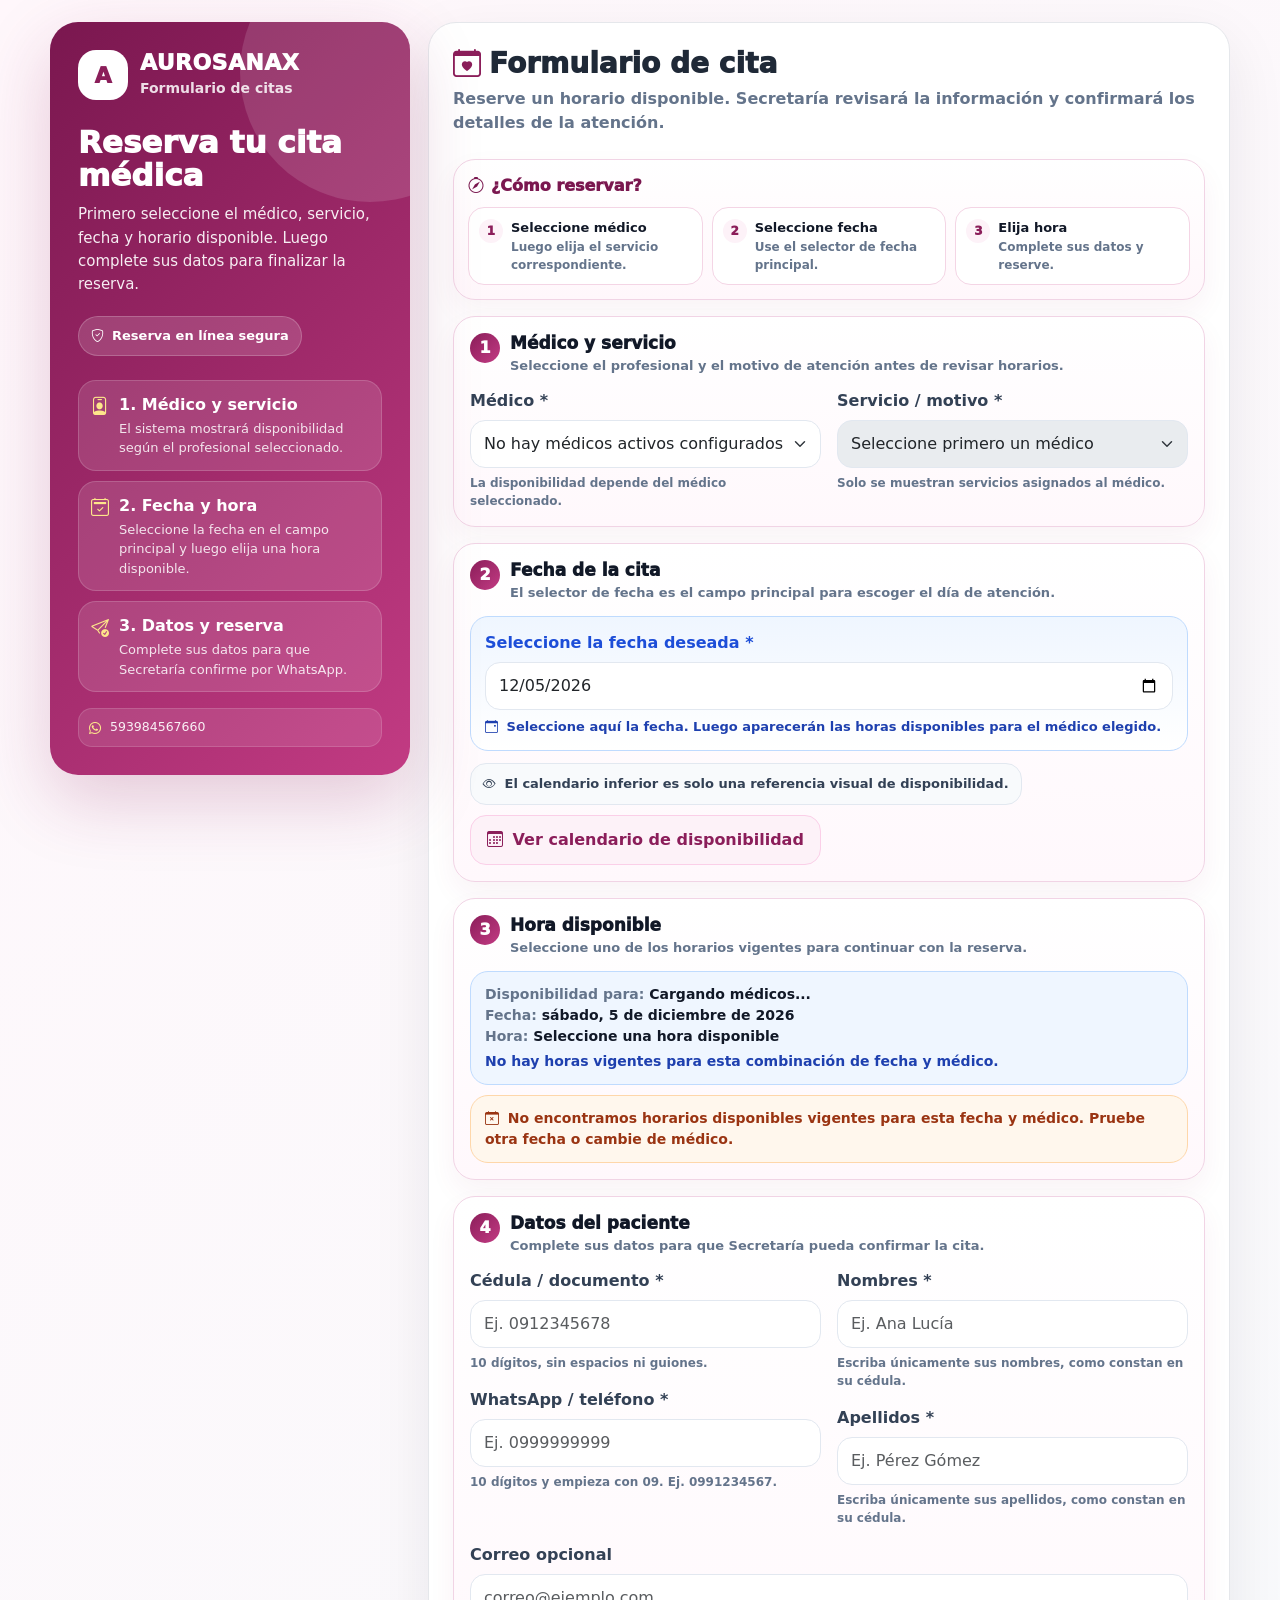
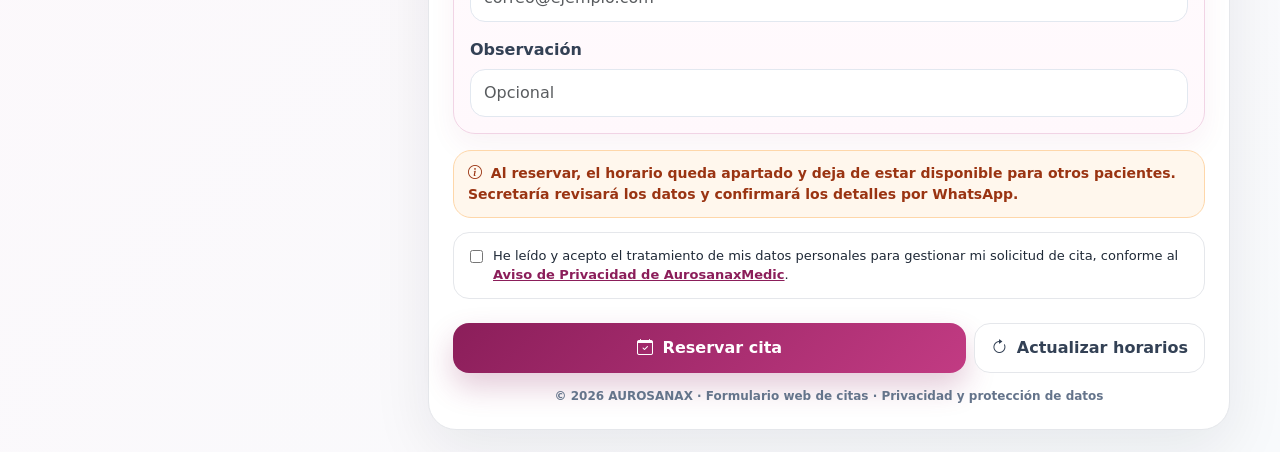
<file: formulariocitas.html>
<!DOCTYPE html>
<html lang="es">
<head>
  <meta charset="UTF-8" />
  <meta name="viewport" content="width=device-width, initial-scale=1.0" />
  <title id="tituloDocumentoCentro">Agenda tu cita</title>

  <link href="https://cdn.jsdelivr.net/npm/bootstrap@5.3.3/dist/css/bootstrap.min.css" rel="stylesheet">
  <link href="https://cdn.jsdelivr.net/npm/bootstrap-icons@1.11.3/font/bootstrap-icons.css" rel="stylesheet">

  <style>
    :root{
      --primary:#8b1e5a;
      --primary2:#c23b83;
      --soft:#fdf2f8;
      --bg:#f8fafc;
      --text:#1f2937;
      --muted:#64748b;
      --line:#e5e7eb;
      --ok:#16a34a;
      --warn:#f59e0b;
      --danger:#dc2626;
    }
    *{box-sizing:border-box}
    body{margin:0;font-family:system-ui,-apple-system,BlinkMacSystemFont,"Segoe UI",sans-serif;background:linear-gradient(135deg,#fff7fb,#f8fafc);color:var(--text);min-height:100vh}
    .page{min-height:100vh;display:flex;align-items:flex-start;justify-content:center;padding:22px}
    /* AUROSANAX - PRIVACIDAD FORMULARIO: bloque aislado, sin alterar lógica clínica/agenda */
    .privacy-box{margin-top:14px;padding:14px 16px;border:1px solid var(--line);border-radius:16px;background:#fff}
    .privacy-check{display:flex;align-items:flex-start;gap:10px;font-size:13px;line-height:1.45;color:var(--text)}
    .privacy-check input{margin-top:3px;flex:0 0 auto}
    .privacy-link{border:0;background:transparent;padding:0;color:var(--primary);font-weight:800;text-decoration:underline;cursor:pointer}
    .privacy-error{border-color:#fecaca;background:#fff7f7}
    .privacy-modal{position:fixed;inset:0;z-index:9999;display:none;align-items:center;justify-content:center;padding:20px;background:rgba(15,23,42,.55)}
    .privacy-modal.open{display:flex}
    .privacy-card{width:min(620px,100%);max-height:85vh;overflow:auto;background:#fff;border-radius:20px;padding:22px;box-shadow:0 25px 70px rgba(15,23,42,.28)}
    .privacy-card h4{margin:0 0 12px;color:var(--primary);font-weight:900}
    .privacy-card p{font-size:14px;line-height:1.55;margin:0 0 10px}
    .privacy-close{width:100%;margin-top:8px;border:0;border-radius:12px;padding:11px 14px;background:var(--primary);color:#fff;font-weight:800}
    #citaForm.reserva-completada > #privacyBox{display:none!important}
    .shell{width:min(1180px,100%);display:grid;grid-template-columns:360px 1fr;gap:18px;align-items:start}
    .hero{border-radius:28px;padding:28px;background:linear-gradient(135deg,#7a174f,#c23b83);color:#fff;box-shadow:0 25px 70px rgba(139,30,90,.22);position:sticky;top:20px;overflow:hidden;height:fit-content}
    .hero:after{content:"";position:absolute;width:260px;height:260px;border-radius:50%;background:rgba(255,255,255,.13);right:-90px;top:-80px}
    .brand{display:flex;gap:12px;align-items:center;margin-bottom:26px;position:relative;z-index:1}
    .logo{width:50px;height:50px;border-radius:18px;background:#fff;color:var(--primary);display:grid;place-items:center;font-weight:950;font-size:22px}
    .brand h1{font-size:22px;margin:0;font-weight:950;letter-spacing:.02em}
    .brand small{opacity:.85;font-weight:700}
    .hero h2{font-size:31px;line-height:1.05;margin:0 0 12px;font-weight:950;position:relative;z-index:1}
    .hero p{font-size:15px;line-height:1.55;opacity:.92;margin:0 0 20px;position:relative;z-index:1}
    .pill{display:inline-flex;align-items:center;gap:8px;background:rgba(255,255,255,.14);border:1px solid rgba(255,255,255,.2);border-radius:999px;padding:9px 12px;font-weight:850;font-size:13px;position:relative;z-index:1}
    .steps{display:grid;gap:10px;margin-top:24px;position:relative;z-index:1}
    .step{display:flex;gap:10px;align-items:flex-start;background:rgba(255,255,255,.12);border:1px solid rgba(255,255,255,.16);border-radius:18px;padding:12px}
    .step i{font-size:18px;color:#fde68a}.step b{display:block}.step span{display:block;font-size:13px;opacity:.86;margin-top:2px}

    .cardx{background:#fff;border:1px solid var(--line);border-radius:28px;box-shadow:0 20px 60px rgba(15,23,42,.08);padding:24px}
    .section-title h3{font-weight:950;margin:0}.section-title p{margin:6px 0 0;color:var(--muted);font-weight:650}
    .form-label{font-weight:850;color:#334155;margin-bottom:7px}
    .form-control,.form-select{border-radius:15px;padding:11px 13px;border-color:#e2e8f0}
    .form-control:focus,.form-select:focus{border-color:var(--primary2);box-shadow:0 0 0 .2rem rgba(194,59,131,.12)}
    .btn-auro{background:linear-gradient(135deg,var(--primary),var(--primary2));border:0;color:#fff;border-radius:16px;padding:12px 16px;font-weight:900;box-shadow:0 14px 30px rgba(139,30,90,.23)}
    .btn-auro:hover{color:#fff;filter:saturate(1.06)}
    .btn-line{background:#fff;color:#334155;border:1px solid var(--line);border-radius:16px;padding:12px 16px;font-weight:900}
    .btn-soft{background:var(--soft);color:var(--primary);border:1px solid #fbcfe8;border-radius:16px;padding:12px 16px;font-weight:900}

    .flow-card{border:1px solid #f1d4e5;background:linear-gradient(180deg,#fff,#fff8fc);border-radius:22px;padding:16px;margin-bottom:16px;box-shadow:0 12px 28px rgba(139,30,90,.055)}
    .flow-head{display:flex;align-items:flex-start;gap:10px;margin-bottom:13px}
    .flow-num{width:30px;height:30px;border-radius:50%;background:linear-gradient(135deg,var(--primary),var(--primary2));color:#fff;display:grid;place-items:center;font-weight:950;flex:0 0 auto}
    .flow-head h5{margin:0;font-weight:950;color:#111827;font-size:17px}
    .flow-head p{margin:3px 0 0;color:var(--muted);font-size:13px;font-weight:750}
    .date-highlight{border:1px solid #bfdbfe;background:linear-gradient(180deg,#eff6ff,#ffffff);border-radius:18px;padding:14px}
    .date-highlight .form-label{color:#1d4ed8}
    .date-help{font-size:13px;color:#1e40af;font-weight:800;margin-top:7px}

    .slots{display:grid;grid-template-columns:repeat(3,1fr);gap:9px;margin-top:10px}
    .slot{border:1px solid #f1d4e5;background:#fff7fb;color:#7a174f;border-radius:16px;padding:12px 10px;text-align:center;font-weight:950;cursor:pointer;transition:.16s}
    .slot:hover{transform:translateY(-1px);box-shadow:0 10px 24px rgba(139,30,90,.11)}
    .slot.active{background:linear-gradient(135deg,var(--primary),var(--primary2));color:#fff;border-color:transparent;box-shadow:0 12px 30px rgba(139,30,90,.22)}
    .slot small{display:block;font-size:11px;font-weight:800;opacity:.8;margin-top:2px}

    .mini-note{background:#fff7ed;border:1px solid #fed7aa;color:#9a3412;border-radius:18px;padding:12px 14px;font-weight:750;font-size:14px}
    .status{display:none;border-radius:18px;padding:13px 14px;font-weight:800;margin-top:14px}
    .status.show{display:block}.status.ok{background:#dcfce7;color:#166534;border:1px solid #bbf7d0}.status.err{background:#fee2e2;color:#991b1b;border:1px solid #fecaca}.status.info{background:#eff6ff;color:#1e40af;border:1px solid #bfdbfe}
    .field-error{border-color:#dc2626!important;background:#fff5f5!important}.validation-list{margin:0;padding-left:18px}.validation-list li{margin:4px 0}
    .loading{display:none;color:var(--muted);font-weight:800}.loading.show{display:block}
    .demo{font-size:12px;color:#64748b;font-weight:800;margin-top:14px;text-align:center}

    .calendar-toggle-wrap{display:flex;justify-content:space-between;align-items:center;gap:10px;flex-wrap:wrap;margin-top:12px}
    .calendar-visual-note{background:#f8fafc;border:1px solid #e2e8f0;color:#334155;border-radius:16px;padding:10px 12px;font-size:13px;font-weight:800}
    .calendar-card{border:1px solid #f1d4e5;background:linear-gradient(180deg,#fff,#fff8fc);border-radius:22px;padding:14px;margin-top:12px;box-shadow:0 12px 28px rgba(139,30,90,.06);display:none}
    .calendar-card.show{display:block}
    .calendar-top{display:flex;justify-content:space-between;align-items:center;gap:10px;margin-bottom:10px}
    .calendar-top b{font-size:15px;color:#7a174f;font-weight:950}
    .calendar-nav{display:flex;gap:7px;align-items:center}
    .calendar-nav button{width:36px;height:36px;border:1px solid #f1d4e5;background:#fff;color:#8b1e5a;border-radius:12px;font-weight:950;display:grid;place-items:center}
    .calendar-grid-mini{display:grid;grid-template-columns:repeat(7,1fr);gap:6px}
    .calendar-head-mini{text-align:center;color:#64748b;font-size:10px;font-weight:950;text-transform:uppercase;padding:4px 0}
    .calendar-day-mini{min-height:50px;border:1px solid #edf2f7;background:#fff;border-radius:14px;padding:7px 4px;text-align:center;transition:.16s;display:flex;flex-direction:column;align-items:center;justify-content:center;gap:3px}
    .calendar-day-mini.empty{background:transparent;border:0}
    .calendar-day-mini.disabled{background:#f8fafc;color:#cbd5e1}
    .calendar-day-mini.available{background:#ecfdf5;border-color:#bbf7d0;color:#166534}
    .calendar-day-mini.selected{background:linear-gradient(135deg,var(--primary),var(--primary2));border-color:transparent;color:#fff;box-shadow:0 12px 30px rgba(139,30,90,.22)}
    .calendar-day-mini.today{box-shadow:inset 0 0 0 2px #f59e0b}
    .calendar-day-mini .num{font-size:15px;font-weight:950;line-height:1}
    .calendar-day-mini .qty{font-size:9px;font-weight:900;line-height:1;border-radius:999px;padding:2px 5px;background:rgba(255,255,255,.72)}
    .calendar-day-mini.disabled .qty{background:transparent;color:#cbd5e1}
    .calendar-legend{display:flex;flex-wrap:wrap;gap:8px;margin-top:10px;color:#64748b;font-size:11px;font-weight:850}
    .legend-dot{width:9px;height:9px;border-radius:50%;display:inline-block;margin-right:4px}.dot-ok{background:#16a34a}.dot-off{background:#cbd5e1}.dot-sel{background:#8b1e5a}

    .success-card{border:1px solid #bbf7d0;background:linear-gradient(180deg,#f0fdf4,#ffffff);border-radius:22px;padding:16px;color:#14532d}
    .success-card h4{margin:0 0 8px;font-weight:950;color:#166534;font-size:18px}
    .success-grid{display:grid;grid-template-columns:repeat(2,1fr);gap:8px;margin-top:10px}
    .success-item{background:#fff;border:1px solid #dcfce7;border-radius:14px;padding:9px}.success-item small{display:block;color:#64748b;font-size:11px;font-weight:900;text-transform:uppercase}.success-item b{display:block;color:#111827;margin-top:2px}
    .btn-wa{background:#16a34a;color:#fff;border:0;border-radius:15px;padding:11px 14px;font-weight:950;display:inline-flex;align-items:center;gap:7px;text-decoration:none}.btn-wa:hover{color:#fff;filter:saturate(1.08)}
    .btn-wa-secretaria{background:linear-gradient(135deg,#128c7e,#16a34a);color:#fff;border:0;border-radius:15px;padding:11px 14px;font-weight:950;display:inline-flex;align-items:center;gap:7px;text-decoration:none}.btn-wa-secretaria:hover{color:#fff;filter:saturate(1.08)}
    .success-actions{display:flex;gap:9px;flex-wrap:wrap;margin-top:13px}
    .success-note{background:#eff6ff;border:1px solid #bfdbfe;color:#1e40af;border-radius:14px;padding:10px 12px;margin-top:12px;font-size:13px;font-weight:800}

    /* AUROSANAX: estado final seguro después de reservar */
    #citaForm.reserva-completada > .flow-card,
    #citaForm.reserva-completada > .mini-note,
    #citaForm.reserva-completada > #formMainActions{display:none!important}
    #citaForm.reserva-completada #statusBox{margin-top:0}

    .ux-guide{border:1px solid #f1d4e5;background:linear-gradient(180deg,#fff,#fff7fb);border-radius:22px;padding:14px;margin-bottom:16px;box-shadow:0 12px 28px rgba(139,30,90,.055)}
    .ux-guide-title{font-weight:950;color:#7a174f;margin-bottom:9px;display:flex;align-items:center;gap:7px}
    .ux-steps{display:grid;grid-template-columns:repeat(3,1fr);gap:9px}
    .ux-step{border:1px solid #f4d5e5;background:#fff;border-radius:16px;padding:10px;display:flex;gap:8px;align-items:flex-start}
    .ux-step .n{width:24px;height:24px;border-radius:50%;background:#fdf2f8;color:#8b1e5a;display:grid;place-items:center;font-weight:950;flex:0 0 auto}
    .ux-step b{display:block;font-size:13px;color:#111827}.ux-step span{display:block;font-size:12px;color:#64748b;font-weight:750;margin-top:1px}
    .micro-help{font-size:12px;color:#64748b;font-weight:750;margin-top:6px}
    .doctor-specialty-card{display:none;margin-top:8px;border:1px solid #f1d4e5;background:linear-gradient(180deg,#fff7fb,#ffffff);border-radius:15px;padding:10px 12px;color:#7a174f;font-size:13px;font-weight:850}
    .doctor-specialty-card.show{display:flex;align-items:flex-start;gap:8px}
    .doctor-specialty-card i{font-size:16px;color:var(--primary2);margin-top:1px}
    .doctor-specialty-card small{display:block;color:#64748b;font-weight:850;text-transform:uppercase;font-size:10px;letter-spacing:.04em}
    .doctor-specialty-card b{display:block;color:#111827;font-weight:950;margin-top:1px}
    .selected-summary{border:1px solid #bfdbfe;background:#eff6ff;color:#1e40af;border-radius:18px;padding:12px 14px;font-size:14px;font-weight:800;margin:10px 0}
    .selected-summary b{color:#111827}.selected-summary .muted{color:#64748b;font-weight:750}
    .reserve-note{background:#f8fafc;border:1px solid #e2e8f0;color:#334155;border-radius:18px;padding:12px 14px;font-size:14px;font-weight:750;margin-top:10px}

    @media(max-width:920px){
      .page{align-items:center}
      .shell{grid-template-columns:1fr}
      .hero{position:relative;top:auto}
      .hero h2{font-size:28px}
      .slots{grid-template-columns:repeat(2,1fr)}
      .ux-steps{grid-template-columns:1fr}
    }
    @media(max-width:520px){
      .page{padding:12px}
      .hero,.cardx{border-radius:22px;padding:18px}
      .slots{grid-template-columns:1fr}
      .hero h2{font-size:25px}
      .calendar-grid-mini{gap:4px}
      .calendar-day-mini{min-height:44px;border-radius:12px;padding:5px 2px}
      .calendar-day-mini .num{font-size:14px}
      .calendar-day-mini .qty{font-size:8px}
      .calendar-top{align-items:flex-start}
      .success-grid{grid-template-columns:1fr}
      .success-actions .btn-wa,.success-actions .btn-wa-secretaria,.success-actions .btn-line{width:100%;justify-content:center}
    }

    /* ===== AUROSANAX - IDENTIDAD INSTITUCIONAL DINÁMICA ===== */
    .logo{
      overflow:hidden;
    }
    .logo img{
      width:100%;
      height:100%;
    }
    .center-contact{
      position:relative;
      z-index:1;
      margin-top:16px;
      display:grid;
      gap:8px;
    }
    .center-contact-item{
      display:none;
      align-items:flex-start;
      gap:8px;
      font-size:12.5px;
      line-height:1.4;
      color:rgba(255,255,255,.92);
      background:rgba(255,255,255,.10);
      border:1px solid rgba(255,255,255,.14);
      border-radius:14px;
      padding:9px 10px;
      word-break:break-word;
    }
    .center-contact-item.show{display:flex}
    .center-contact-item i{margin-top:1px;color:#fde68a}

  </style>
</head>
<body>
  <div class="page">
    <div class="shell">
      <aside class="hero">
        <div class="brand">
          <div class="logo" id="logoCentroBox">
            <img id="logoCentroImg" alt="Logo del centro" style="display:none;max-width:100%;max-height:100%;object-fit:contain;border-radius:14px;">
            <span id="logoCentroFallback">A</span>
          </div>
          <div><h1 id="nombreCentroHero">Centro médico</h1><small>Formulario de citas</small></div>
        </div>
        <h2>Reserva tu cita médica</h2>
        <p>Primero seleccione el médico, servicio, fecha y horario disponible. Luego complete sus datos para finalizar la reserva.</p>
        <div class="pill"><i class="bi bi-shield-check"></i> Reserva en línea segura</div>
        <div class="steps">
          <div class="step"><i class="bi bi-person-badge"></i><div><b>1. Médico y servicio</b><span>El sistema mostrará disponibilidad según el profesional seleccionado.</span></div></div>
          <div class="step"><i class="bi bi-calendar2-check"></i><div><b>2. Fecha y hora</b><span>Seleccione la fecha en el campo principal y luego elija una hora disponible.</span></div></div>
          <div class="step"><i class="bi bi-send-check"></i><div><b>3. Datos y reserva</b><span>Complete sus datos para que Secretaría confirme por WhatsApp.</span></div></div>
        </div>

        <div class="center-contact">
          <div id="centroDireccion" class="center-contact-item"><i class="bi bi-geo-alt-fill"></i><span></span></div>
          <div id="centroEmail" class="center-contact-item"><i class="bi bi-envelope-fill"></i><span></span></div>
          <div id="centroWhatsapp" class="center-contact-item"><i class="bi bi-whatsapp"></i><span></span></div>
        </div>
      </aside>

      <main class="cardx">
        <div class="section-title mb-4">
          <h3><i class="bi bi-calendar-heart me-2" style="color:var(--primary)"></i>Formulario de cita</h3>
          <p>Reserve un horario disponible. Secretaría revisará la información y confirmará los detalles de la atención.</p>
        </div>

        <div class="ux-guide">
          <div class="ux-guide-title"><i class="bi bi-compass"></i> ¿Cómo reservar?</div>
          <div class="ux-steps">
            <div class="ux-step"><span class="n">1</span><div><b>Seleccione médico</b><span>Luego elija el servicio correspondiente.</span></div></div>
            <div class="ux-step"><span class="n">2</span><div><b>Seleccione fecha</b><span>Use el selector de fecha principal.</span></div></div>
            <div class="ux-step"><span class="n">3</span><div><b>Elija hora</b><span>Complete sus datos y reserve.</span></div></div>
          </div>
        </div>

        <form id="citaForm">

          <div class="flow-card">
            <div class="flow-head">
              <div class="flow-num">1</div>
              <div>
                <h5>Médico y servicio</h5>
                <p>Seleccione el profesional y el motivo de atención antes de revisar horarios.</p>
              </div>
            </div>

            <div class="row g-3">
              <div class="col-md-6">
                <label class="form-label">Médico *</label>
                <select id="id_medico" class="form-select" required onchange="actualizarEspecialidadMedico(); cargarServiciosMedico(); renderCalendarioDisponibilidad(); renderHorasDisponibles(); actualizarResumenSeleccion()">
                  <option value="">Cargando médicos...</option>
                </select>
                <div id="medicoEspecialidadBox" class="doctor-specialty-card"></div>
                <div class="micro-help">La disponibilidad depende del médico seleccionado.</div>
              </div>

              <div class="col-md-6">
                <label class="form-label">Servicio / motivo *</label>
                <select id="servicio" class="form-select" required onchange="actualizarResumenSeleccion()">
                  <option value="">Seleccione primero un médico</option>
                </select>
                <div class="micro-help">Solo se muestran servicios asignados al médico.</div>
              </div>
            </div>
          </div>

          <div class="flow-card">
            <div class="flow-head">
              <div class="flow-num">2</div>
              <div>
                <h5>Fecha de la cita</h5>
                <p>El selector de fecha es el campo principal para escoger el día de atención.</p>
              </div>
            </div>

            <div class="date-highlight">
              <label class="form-label">Seleccione la fecha deseada *</label>
              <input id="fecha_cita" type="date" class="form-control" required onchange="sincronizarMiniDesdeInput(); renderHorasDisponibles(); actualizarResumenSeleccion()">
              <div class="date-help"><i class="bi bi-calendar-event me-1"></i> Seleccione aquí la fecha. Luego aparecerán las horas disponibles para el médico elegido.</div>
            </div>

            <div class="calendar-toggle-wrap">
              <div class="calendar-visual-note">
                <i class="bi bi-eye me-1"></i>
                El calendario inferior es solo una referencia visual de disponibilidad.
              </div>
              <button type="button" id="btnToggleCalendar" class="btn-soft" onclick="toggleCalendarioVisual()">
                <i class="bi bi-calendar3 me-1"></i> Ver calendario de disponibilidad
              </button>
            </div>

            <div class="calendar-card" id="calendarPanel">
              <div class="reserve-note"><i class="bi bi-info-circle me-1"></i> Referencia visual: los días en verde tienen horarios vigentes para el médico seleccionado. Para elegir el día, use el selector de fecha superior.</div>
              <div class="calendar-top mt-2">
                <b id="miniCalendarTitle">Mes</b>
                <div class="calendar-nav">
                  <button type="button" onclick="cambiarMesMini(-1)" title="Mes anterior"><i class="bi bi-chevron-left"></i></button>
                  <button type="button" onclick="irHoyMini()" title="Ir a hoy"><i class="bi bi-calendar-event"></i></button>
                  <button type="button" onclick="cambiarMesMini(1)" title="Mes siguiente"><i class="bi bi-chevron-right"></i></button>
                </div>
              </div>
              <div id="miniCalendarGrid" class="calendar-grid-mini"></div>
              <div class="calendar-legend">
                <span><i class="legend-dot dot-ok"></i>Con horarios para el médico seleccionado</span>
                <span><i class="legend-dot dot-off"></i>Sin horarios</span>
                <span><i class="legend-dot dot-sel"></i>Fecha actualmente seleccionada</span>
              </div>
            </div>
          </div>

          <div class="flow-card">
            <div class="flow-head">
              <div class="flow-num">3</div>
              <div>
                <h5>Hora disponible</h5>
                <p>Seleccione uno de los horarios vigentes para continuar con la reserva.</p>
              </div>
            </div>

            <div id="selectedSummary" class="selected-summary"></div>
            <div id="loadingSlots" class="loading"><i class="bi bi-arrow-clockwise me-1"></i> Buscando horarios disponibles...</div>
            <div id="slots" class="slots"></div>
            <input id="hora_inicio" type="hidden" required>
            <input id="hora_fin" type="hidden">
          </div>

          <div class="flow-card">
            <div class="flow-head">
              <div class="flow-num">4</div>
              <div>
                <h5>Datos del paciente</h5>
                <p>Complete sus datos para que Secretaría pueda confirmar la cita.</p>
                 <p id="auroAvisoPacientePrecargado" class="micro-help" role="status" hidden>Datos del paciente cargados desde AUROSANAX ERP. Revise la información antes de reservar.</p>
              </div>
            </div>

            <div class="row g-3">
              <div class="col-md-6">
                <div>
                  <label class="form-label">Cédula / documento *</label>
                  <input id="numero_documento" type="text" inputmode="numeric" maxlength="10" class="form-control" required placeholder="Ej. 0912345678" oninput="this.value=this.value.replace(/\D/g,'').slice(0,10)">
                  <div class="micro-help">10 dígitos, sin espacios ni guiones.</div>
                </div>

                <div class="mt-3">
                  <label class="form-label">WhatsApp / teléfono *</label>
                  <input id="whatsapp" type="text" inputmode="numeric" maxlength="10" autocomplete="off" class="form-control" required placeholder="Ej. 0999999999" oninput="this.value=this.value.replace(/\D/g,'').slice(0,10)">
                  <div class="micro-help">10 dígitos y empieza con 09. Ej. 0991234567.</div>
                </div>
              </div>

              <div class="col-md-6">
                <div>
                  <label class="form-label">Nombres *</label>
                  <input id="nombres" class="form-control" required autocomplete="given-name" placeholder="Ej. Ana Lucía">
                  <div class="micro-help">Escriba únicamente sus nombres, como constan en su cédula.</div>
                </div>

                <div class="mt-3">
                  <label class="form-label">Apellidos *</label>
                  <input id="apellidos" class="form-control" required autocomplete="family-name" placeholder="Ej. Pérez Gómez">
                  <div class="micro-help">Escriba únicamente sus apellidos, como constan en su cédula.</div>
                </div>
              </div>

              <div class="col-12">
                <label class="form-label">Correo opcional</label>
                <input id="email" type="email" class="form-control" autocomplete="email" placeholder="correo@ejemplo.com">
              </div>
              <div class="col-12">
                <label class="form-label">Observación</label>
                <input id="observaciones" class="form-control" placeholder="Opcional">
              </div>
            </div>
          </div>

          <div class="mini-note mt-3">
            <i class="bi bi-info-circle me-1"></i>
            Al reservar, el horario queda apartado y deja de estar disponible para otros pacientes. Secretaría revisará los datos y confirmará los detalles por WhatsApp.
          </div>

          <div id="privacyBox" class="privacy-box">
            <label class="privacy-check" for="acepta_privacidad">
              <input id="acepta_privacidad" type="checkbox" onchange="if(this.checked){document.getElementById('privacyBox')?.classList.remove('privacy-error')}">
              <span>He leído y acepto el tratamiento de mis datos personales para gestionar mi solicitud de cita, conforme al <button type="button" class="privacy-link" onclick="abrirAvisoPrivacidad(event)">Aviso de Privacidad de AurosanaxMedic</button>.</span>
            </label>
          </div>

          <div id="statusBox" class="status"></div>

          <div id="formMainActions" class="d-flex gap-2 flex-wrap mt-4">
            <button type="submit" class="btn-auro flex-fill"><i class="bi bi-calendar-check me-1"></i> Reservar cita</button>
            <button type="button" class="btn-line" onclick="cargarDatosIniciales()"><i class="bi bi-arrow-clockwise me-1"></i> Actualizar horarios</button>
          </div>
        </form>

        <div id="privacyModal" class="privacy-modal" role="dialog" aria-modal="true" aria-labelledby="privacyTitle" onclick="cerrarAvisoPrivacidadFondo(event)">
          <div class="privacy-card">
            <h4 id="privacyTitle">Aviso de Privacidad de AurosanaxMedic</h4>
            <p><b>Responsable del tratamiento:</b> Dra. Aurora Andagoya Murillo, profesional de la salud.</p>
            <p>Los datos ingresados en este formulario se utilizan para identificar al paciente, gestionar la solicitud de cita, coordinar la atención y comunicarse respecto de la reserva.</p>
            <p>La información será tratada de forma confidencial y únicamente para las finalidades relacionadas con la gestión de la cita y la atención correspondiente, conforme a la normativa ecuatoriana aplicable sobre protección de datos personales.</p>
            <p>El titular puede ejercer los derechos reconocidos por la normativa de protección de datos a través de los canales oficiales de atención de AurosanaxMedic.</p>
            <button type="button" class="privacy-close" onclick="cerrarAvisoPrivacidad()">Cerrar</button>
          </div>
        </div>

        <div class="demo" id="pieCentroFormulario">© 2026 AurosanaxMedic · Formulario web de citas · Privacidad y protección de datos</div>
      </main>
    </div>
  </div>

  <script>
    const API_URL = 'https://script.google.com/macros/s/AKfycbxaB6gz0bXnLnCKOBwEU8jGhRGqrql2o83OeG5_xc6ijnnEoG9L9_v9sMgK5OphMs7mow/exec';
    let WHATSAPP_SECRETARIA = '593984567660';

    let disponibilidad = [];
    let medicos = [];
    let serviciosMedico = [];
    let serviciosPorMedicoCache = null; // AUROSANAX CITA WEB V1: servicios llegados en la carga única
    let configuracionAplicadaJSON = '';
    let selectedSlot = null;
    let enviandoCita = false;
    let reservaCompletada = false;
    let miniCalendarDate = new Date();
    const miniMonthNames = ['Enero','Febrero','Marzo','Abril','Mayo','Junio','Julio','Agosto','Septiembre','Octubre','Noviembre','Diciembre'];
    const miniDayNames = ['Lun','Mar','Mié','Jue','Vie','Sáb','Dom'];

         /* AUROSANAX - receptor de un solo uso, sin API ni guardado. */
     function auroRecibirPacienteDesdeERP(){
       const clave = 'aurosanax_cita_paciente_desde_erp_v1';
       let raw = '';
       try{
         raw = sessionStorage.getItem(clave) || '';
         sessionStorage.removeItem(clave);
       }catch(_e){ return false; }
       if(!raw) return false;
       let contexto;
       try{ contexto = JSON.parse(raw); }catch(_e){ return false; }
       if(!contexto || contexto.version !== 1 || contexto.origen !== 'pacientes' ||
          !Number.isFinite(contexto.creado_en) || contexto.creado_en > Date.now() ||
          Date.now() - contexto.creado_en > 10 * 60 * 1000 ||
          !String(contexto.paciente?.id_paciente || '').trim()) return false;
       const p = contexto.paciente;
       const campos = {
         numero_documento: String(p.numero_documento || '').trim(),
         nombres: String(p.nombres || '').trim(),
         apellidos: String(p.apellidos || '').trim(),
         whatsapp: String(p.whatsapp || '').trim(),
         email: String(p.email || '').trim()
       };
       // Solo controles administrativos; no se toca médico, horario, consentimiento o envío.
       for(const [id, valor] of Object.entries(campos)){
         const el = document.getElementById(id);
         if(el) el.value = valor;
       }
       const aviso = document.getElementById('auroAvisoPacientePrecargado');
       if(aviso) aviso.hidden = false;
       return true;
     }

async function apiGet(accion, params){
      const query = new URLSearchParams({accion: accion, t: Date.now()});
      if(params && typeof params === 'object'){
        Object.keys(params).forEach(k => {
          if(params[k] !== undefined && params[k] !== null) query.append(k, params[k]);
        });
      }
      const url = API_URL + '?' + query.toString();
      const res = await fetch(url);
      if(!res.ok) throw new Error('Error HTTP ' + res.status);
      return await res.json();
    }

    async function apiPost(accion, data){
      const res = await fetch(API_URL, { method:'POST', body: JSON.stringify({accion, data}) });
      if(!res.ok) throw new Error('Error HTTP ' + res.status);
      return await res.json();
    }


    let configuracionCentro = {};

    /* AUROSANAX CITA WEB V1: protege los textos que se muestran en pantalla. */
    function escHtml(valor){
      return String(valor === null || valor === undefined ? '' : valor)
        .replace(/&/g,'&amp;').replace(/</g,'&lt;').replace(/>/g,'&gt;')
        .replace(/"/g,'&quot;').replace(/'/g,'&#39;');
    }

    function valorConfigFormulario(clave, valorDefault){
      const v = configuracionCentro && configuracionCentro[clave] !== undefined
        ? configuracionCentro[clave]
        : '';
      return v !== '' && v !== null && v !== undefined ? v : (valorDefault || '');
    }

    function extraerDriveFileIdFormulario(url){
      const raw = String(url || '').trim();
      if(!raw) return '';

      let m = raw.match(/\/file\/d\/([^/]+)/);
      if(m && m[1]) return decodeURIComponent(m[1]);

      m = raw.match(/[?&]id=([^&]+)/);
      if(m && m[1]) return decodeURIComponent(m[1]);

      if(/^[a-zA-Z0-9_-]{20,}$/.test(raw)) return raw;
      return '';
    }

    function urlsLogoFormulario(url){
      const raw = String(url || '').trim();
      if(!raw) return [];

      const id = extraerDriveFileIdFormulario(raw);
      if(id){
        return [
          'https://drive.google.com/thumbnail?id=' + encodeURIComponent(id) + '&sz=w400',
          'https://drive.google.com/uc?export=view&id=' + encodeURIComponent(id),
          raw
        ];
      }
      return [raw];
    }

    function mostrarContactoCentro(id, valor){
      const box = document.getElementById(id);
      if(!box) return;

      const span = box.querySelector('span');
      const txt = String(valor || '').trim();
      if(!txt){
        box.classList.remove('show');
        if(span) span.textContent = '';
        return;
      }

      if(span) span.textContent = txt;
      box.classList.add('show');
    }

    function aplicarLogoCentroFormulario(url){
      const img = document.getElementById('logoCentroImg');
      const fallback = document.getElementById('logoCentroFallback');
      if(!img || !fallback) return;

      const urls = urlsLogoFormulario(url);
      if(!urls.length){
        img.style.display = 'none';
        fallback.style.display = 'inline';
        img.removeAttribute('src');
        return;
      }

      let intento = 0;
      const cargar = () => {
        const actual = urls[intento];
        img.onload = () => {
          img.style.display = 'block';
          fallback.style.display = 'none';
        };
        img.onerror = () => {
          intento++;
          if(intento < urls.length){
            cargar();
            return;
          }
          img.style.display = 'none';
          fallback.style.display = 'inline';
        };
        img.src = actual + (actual.includes('?') ? '&' : '?') + 't=' + Date.now();
      };

      cargar();
    }

    function aplicarConfiguracionCentroFormulario(){
      const nombre = valorConfigFormulario('nombre_clinica', 'AUROSANAX');
      const whatsapp = valorConfigFormulario('whatsapp_clinica', '593984567660');
      const email = valorConfigFormulario('email_clinica', '');
      const direccion = valorConfigFormulario('direccion_clinica', '');
      const logoUrl = valorConfigFormulario('logo_url', '');

      WHATSAPP_SECRETARIA = normalizarWhatsApp(whatsapp) || '593984567660';

      const nombreEl = document.getElementById('nombreCentroHero');
      const tituloEl = document.getElementById('tituloDocumentoCentro');
      const pieEl = document.getElementById('pieCentroFormulario');

      if(nombreEl) nombreEl.textContent = nombre;
      if(tituloEl) tituloEl.textContent = 'Agenda tu cita | ' + nombre;
      document.title = 'Agenda tu cita | ' + nombre;
      if(pieEl) pieEl.textContent = '© 2026 ' + nombre + ' · Formulario web de citas · Privacidad y protección de datos';

      mostrarContactoCentro('centroDireccion', direccion);
      mostrarContactoCentro('centroEmail', email);
      mostrarContactoCentro('centroWhatsapp', whatsapp);
      aplicarLogoCentroFormulario(logoUrl);
    }

    async function cargarConfiguracionCentroFormulario(){
      try{
        const r = await apiGet('obtenerConfiguracion');
        configuracionCentro = r && typeof r === 'object' && !Array.isArray(r) ? r : {};
      }catch(error){
        console.error('No se pudo cargar la configuración del centro:', error);
        configuracionCentro = {};
      }
      aplicarConfiguracionCentroFormulario();
      configuracionAplicadaJSON = JSON.stringify(configuracionCentro);
    }

    /* AUROSANAX CITA WEB V1: aplica la configuración recibida en la carga única
       solo si cambió (evita recargar el logo al presionar "Actualizar horarios"). */
    function aplicarConfiguracionSiCambio(cfg){
      const nueva = cfg && typeof cfg === 'object' && !Array.isArray(cfg) ? cfg : {};
      const json = JSON.stringify(nueva);
      if(json === configuracionAplicadaJSON) return;
      configuracionCentro = nueva;
      configuracionAplicadaJSON = json;
      aplicarConfiguracionCentroFormulario();
    }

    function fechaISO(date){
      const y = date.getFullYear();
      const m = String(date.getMonth() + 1).padStart(2,'0');
      const d = String(date.getDate()).padStart(2,'0');
      return y + '-' + m + '-' + d;
    }

    function formatearFechaBonita(iso){
      if(!iso) return '';
      const partes = String(iso).substring(0,10).split('-');
      if(partes.length !== 3) return iso;
      return partes[2] + '/' + partes[1] + '/' + partes[0];
    }

    function normalizarWhatsApp(numero){
      let n = String(numero || '').replace(/\D/g,'');
      if(!n) return '';
      if(n.startsWith('593')) return n;
      if(n.startsWith('0')) return '593' + n.substring(1);
      if(n.length === 9) return '593' + n;
      return n;
    }

    function normalizarFecha(valor){
      if(!valor) return '';
      const s = String(valor);
      if(/^\d{4}-\d{2}-\d{2}/.test(s)) return s.substring(0,10);
      return s.substring(0,10);
    }

    function formatearHoraVista(valor){
      if(valor === null || valor === undefined) return '';
      if(typeof valor === 'number'){
        const total = Math.round(valor * 24 * 60);
        const hh = String(Math.floor(total / 60) % 24).padStart(2,'0');
        const mm = String(total % 60).padStart(2,'0');
        return hh + ':' + mm;
      }
      let s = String(valor).trim();
      if(!s) return '';
      if(s.includes('T')){
        const d = new Date(s);
        if(!isNaN(d)) return String(d.getUTCHours()).padStart(2,'0') + ':' + String(d.getUTCMinutes()).padStart(2,'0');
      }
      if(/^\d{1}:\d{2}$/.test(s)) return '0' + s;
      if(/^\d{1,2}:\d{2}/.test(s)){
        const p = s.split(':');
        return String(p[0]).padStart(2,'0') + ':' + p[1].substring(0,2);
      }
      return s;
    }

    function horaValida(h){
      if(!/^\d{2}:\d{2}$/.test(String(h || ''))) return false;
      const [hh, mm] = h.split(':').map(Number);
      return hh >= 0 && hh <= 23 && mm >= 0 && mm <= 59;
    }

    function horaToMin(h){
      const [hh, mm] = String(h || '00:00').split(':').map(Number);
      return (hh * 60) + (mm || 0);
    }

    function minutosActuales(){
      const ahora = new Date();
      return (ahora.getHours() * 60) + ahora.getMinutes();
    }

    function horarioVigenteParaFormulario(fecha, horaInicio){
      const iso = normalizarFecha(fecha);
      const hoy = fechaISO(new Date());
      if(!iso || iso < hoy) return false;
      if(iso > hoy) return true;
      const hora = formatearHoraVista(horaInicio);
      if(!horaValida(hora)) return false;
      return horaToMin(hora) > minutosActuales();
    }

    function horariosDisponiblesPorFecha(fecha){
      const idMedico = document.getElementById('id_medico')?.value || '';
      return disponibilidad.filter(d =>
        normalizarFecha(d.fecha) === fecha &&
        String(d.id_medico || '') === String(idMedico || '') &&
        String(d.estado || '').trim().toLowerCase() === 'disponible' &&
        horarioVigenteParaFormulario(fecha, d.hora_inicio)
      );
    }

    function toggleCalendarioVisual(){
      const panel = document.getElementById('calendarPanel');
      const btn = document.getElementById('btnToggleCalendar');
      if(!panel || !btn) return;

      const abierto = panel.classList.toggle('show');
      btn.innerHTML = abierto
        ? '<i class="bi bi-eye-slash me-1"></i> Ocultar calendario'
        : '<i class="bi bi-calendar3 me-1"></i> Ver calendario de disponibilidad';

      if(abierto) renderCalendarioDisponibilidad();
    }

    function sincronizarMiniDesdeInput(){
      const fecha = document.getElementById('fecha_cita').value;
      if(/^\d{4}-\d{2}-\d{2}$/.test(fecha)){
        const [y,m] = fecha.split('-').map(Number);
        miniCalendarDate = new Date(y, m - 1, 1);
      }
      renderCalendarioDisponibilidad();
    }

    function cambiarMesMini(delta){
      miniCalendarDate = new Date(miniCalendarDate.getFullYear(), miniCalendarDate.getMonth() + delta, 1);
      renderCalendarioDisponibilidad();
    }

    function irHoyMini(){
      const hoy = new Date();
      miniCalendarDate = new Date(hoy.getFullYear(), hoy.getMonth(), 1);
      document.getElementById('fecha_cita').value = fechaISO(hoy);
      renderCalendarioDisponibilidad();
      renderHorasDisponibles();
    }

    function seleccionarDiaMini(iso){
      document.getElementById('fecha_cita').value = iso;
      sincronizarMiniDesdeInput();
      renderHorasDisponibles();
      const slots = document.getElementById('slots');
      if(slots) slots.scrollIntoView({behavior:'smooth', block:'nearest'});
    }

    function renderCalendarioDisponibilidad(){
      const grid = document.getElementById('miniCalendarGrid');
      const title = document.getElementById('miniCalendarTitle');
      if(!grid || !title) return;

      const year = miniCalendarDate.getFullYear();
      const month = miniCalendarDate.getMonth();
      title.textContent = miniMonthNames[month] + ' ' + year;

      let html = miniDayNames.map(d => '<div class="calendar-head-mini">' + d + '</div>').join('');
      const first = new Date(year, month, 1);
      const last = new Date(year, month + 1, 0);
      let startOffset = first.getDay() - 1;
      if(startOffset < 0) startOffset = 6;
      for(let i=0; i<startOffset; i++) html += '<div class="calendar-day-mini empty"></div>';

      const selected = document.getElementById('fecha_cita').value;
      const today = fechaISO(new Date());
      for(let day=1; day<=last.getDate(); day++){
        const iso = fechaISO(new Date(year, month, day));
        const total = horariosDisponiblesPorFecha(iso).length;
        const disponible = total > 0;
        const css = [
          'calendar-day-mini',
          disponible ? 'available' : 'disabled',
          iso === selected ? 'selected' : '',
          iso === today ? 'today' : ''
        ].join(' ');
        const texto = disponible ? total + ' hora' + (total === 1 ? '' : 's') : 'sin hora';
        html += disponible
          ? `<div class="${css}" role="button" tabindex="0" onclick="seleccionarDiaMini('${iso}')" onkeydown="if(event.key==='Enter'||event.key===' '){event.preventDefault();seleccionarDiaMini('${iso}');}"><span class="num">${day}</span><span class="qty">${texto}</span></div>`
          : `<div class="${css}"><span class="num">${day}</span><span class="qty">${texto}</span></div>`;
      }
      grid.innerHTML = html;
    }

    function medicoNombre(id){
      const m = medicos.find(x => String(x.id_medico || '') === String(id || ''));
      if(m){
        const nombre = ((m.nombres || '') + ' ' + (m.apellidos || '')).trim();
        return nombre || id;
      }
      if(String(id) === 'MED-001') return 'Dra. Aurora';
      return id || 'Médico';
    }

    function medicoSeleccionado(){
      const id = document.getElementById('id_medico')?.value || '';
      if(!id) return null;
      return medicos.find(x => String(x.id_medico || '') === String(id || '')) || null;
    }

    function medicoEspecialidad(m){
      return String(m?.especialidad_principal || m?.especialidad || '').trim();
    }

    function actualizarEspecialidadMedico(){
      const box = document.getElementById('medicoEspecialidadBox');
      if(!box) return;

      const medico = medicoSeleccionado();
      const especialidad = medicoEspecialidad(medico);

      if(!especialidad){
        box.className = 'doctor-specialty-card';
        box.innerHTML = '';
        return;
      }

      box.className = 'doctor-specialty-card show';
      box.innerHTML = '<i class="bi bi-heart-pulse"></i><div><small>Especialidad</small><b>' + especialidad.replace(/</g,'&lt;').replace(/>/g,'&gt;') + '</b></div>';
    }

    function resumenFechaLarga(iso){
      if(!/^\d{4}-\d{2}-\d{2}$/.test(String(iso || ''))) return 'Fecha no seleccionada';
      const [y,m,d] = iso.split('-').map(Number);
      const fecha = new Date(y, m - 1, d);
      return fecha.toLocaleDateString('es-EC', { weekday:'long', year:'numeric', month:'long', day:'numeric' });
    }

    function actualizarResumenSeleccion(mensajeExtra){
      const box = document.getElementById('selectedSummary');
      if(!box) return;
      const fecha = document.getElementById('fecha_cita')?.value || '';
      const idMedico = document.getElementById('id_medico')?.value || '';
      const horaInicio = document.getElementById('hora_inicio')?.value || '';
      const horaFin = document.getElementById('hora_fin')?.value || '';
      const medico = idMedico ? medicoNombre(idMedico) : (medicos.length ? 'Seleccione un médico' : 'Cargando médicos...');
      const fechaTxt = fecha ? resumenFechaLarga(fecha) : 'Seleccione una fecha';
      const horaTxt = horaInicio ? (horaInicio + (horaFin ? ' - ' + horaFin : '')) : 'Seleccione una hora disponible';
      box.innerHTML = '<div><span class="muted">Disponibilidad para:</span> <b>' + escHtml(medico) + '</b></div>' +
        '<div><span class="muted">Fecha:</span> <b>' + escHtml(fechaTxt) + '</b></div>' +
        '<div><span class="muted">Hora:</span> <b>' + escHtml(horaTxt) + '</b></div>' +
        (mensajeExtra ? '<div class="mt-1">' + mensajeExtra + '</div>' : '');
    }

    function setStatus(tipo, msg){
      const box = document.getElementById('statusBox');
      box.className = 'status show ' + tipo;
      box.innerHTML = msg;
    }

    function limpiarStatus(){
      const box = document.getElementById('statusBox');
      box.className = 'status';
      box.innerHTML = '';
    }

    async function cargarDatosIniciales(conservarMensaje){
      if(!conservarMensaje) limpiarStatus();
      document.getElementById('loadingSlots').classList.add('show');

      try{
        // AUROSANAX CITA WEB V1 - CARGA ÚNICA
        // Una sola consulta trae centro, médicos, servicios y horarios disponibles.
        // Ya no se descargan las listas de pacientes ni de citas.
        let inicio = null;
        try{
          const r = await apiGet('auroCitaWebInicio');
          if(r && r.success === true && Array.isArray(r.medicos) && Array.isArray(r.disponibilidad)) inicio = r;
        }catch(errInicio){
          console.warn('Carga única no disponible; se usa la carga anterior.', errInicio);
        }

        if(inicio){
          aplicarConfiguracionSiCambio(inicio.configuracion);
          medicos = inicio.medicos;
          disponibilidad = inicio.disponibilidad;
          serviciosPorMedicoCache = inicio.servicios_por_medico && typeof inicio.servicios_por_medico === 'object'
            ? inicio.servicios_por_medico
            : null;
          renderMedicos();
          await cargarServiciosMedico();
        } else {
          // Respaldo: forma anterior (sin pacientes ni citas).
          serviciosPorMedicoCache = null;
          if(!configuracionAplicadaJSON) cargarConfiguracionCentroFormulario();
          const cargaMedicos = apiGet('listarMedicosActivos');
          const cargaDisponibilidad = apiGet('listarDisponibilidad');

          const resultadoMedicos = await Promise.allSettled([cargaMedicos]);
          medicos = resultadoMedicos[0].status === 'fulfilled' && Array.isArray(resultadoMedicos[0].value)
            ? resultadoMedicos[0].value
            : [];

          renderMedicos();
          const cargaServicios = cargarServiciosMedico();

          const restantes = await Promise.allSettled([cargaDisponibilidad]);
          disponibilidad = restantes[0].status === 'fulfilled' && Array.isArray(restantes[0].value) ? restantes[0].value : [];

          await cargaServicios;
        }

        sincronizarMiniDesdeInput();
        renderHorasDisponibles();
      }catch(e){
        console.error(e);
        setStatus('err','<i class="bi bi-exclamation-triangle me-1"></i> No se pudieron cargar los horarios. ' + escHtml(e.message));
      }finally{
        document.getElementById('loadingSlots').classList.remove('show');
      }
    }

    function renderMedicos(){
      const sel = document.getElementById('id_medico');
      if(!sel) return;

      const actual = sel.value || '';

      const activos = Array.isArray(medicos)
        ? medicos.filter(m => {
            const estado = String(m.estado || 'Activo').trim().toLowerCase();
            return estado === 'activo' || estado === '';
          })
        : [];

      const porId = new Map();
      activos.forEach(m => {
        const id = String(m.id_medico || '').trim();
        if(id && !porId.has(id)) porId.set(id, m);
      });

      if(!porId.size){
        (Array.isArray(disponibilidad) ? disponibilidad : []).forEach(d => {
          const id = String(d.id_medico || '').trim();
          if(id && !porId.has(id)) porId.set(id, {id_medico:id, nombres:id, apellidos:'', estado:'Activo'});
        });
      }

      const lista = Array.from(porId.values());

      if(!lista.length){
        sel.innerHTML = '<option value="">No hay médicos activos configurados</option>';
        sel.value = '';
        actualizarEspecialidadMedico();
        return;
      }

      sel.innerHTML = '<option value="">Seleccione médico</option>' + lista.map(m => {
        const id = String(m.id_medico || '').trim();
        const nombre = (((m.nombres || '') + ' ' + (m.apellidos || '')).trim() || m.nombre_completo || m.nombre || id);
        return '<option value="' + escHtml(id) + '">' + escHtml(nombre) + '</option>';
      }).join('');

      if(actual && [...sel.options].some(o => o.value === actual)){
        sel.value = actual;
      } else {
        sel.value = lista[0].id_medico || '';
      }

      actualizarEspecialidadMedico();
      actualizarResumenSeleccion();
    }

    function nombreServicioVista(s){
      return s.nombre_servicio || s.nombre || s.servicio || 'Servicio sin nombre';
    }

    function servicioEsAdministrativo(nombre){
      return String(nombre || '').trim().toLowerCase() === 'bloque administrativo';
    }

    async function cargarServiciosMedico(){
      const selServicio = document.getElementById('servicio');
      const idMedico = document.getElementById('id_medico')?.value || '';
      if(!selServicio) return;

      serviciosMedico = [];
      selServicio.disabled = true;

      if(!idMedico){
        selServicio.innerHTML = '<option value="">Seleccione primero un médico</option>';
        selServicio.value = '';
        return;
      }

      selServicio.innerHTML = '<option value="">Cargando servicios...</option>';

      try{
        // AUROSANAX CITA WEB V1: si los servicios ya llegaron en la carga única, no se consulta otra vez.
        const enCache = serviciosPorMedicoCache && Object.prototype.hasOwnProperty.call(serviciosPorMedicoCache, idMedico);
        const r = enCache ? serviciosPorMedicoCache[idMedico] : await apiGet('listarServiciosPorMedico', {id_medico: idMedico});
        const lista = Array.isArray(r) ? r : [];

        serviciosMedico = lista.filter(s => {
          const nombre = nombreServicioVista(s);
          const estado = String(s.estado || 'Activo').trim().toLowerCase();
          return nombre && !servicioEsAdministrativo(nombre) && (estado === 'activo' || estado === '');
        });

        if(!serviciosMedico.length){
          selServicio.innerHTML = '<option value="">Este médico no tiene servicios configurados</option>';
          selServicio.value = '';
          selServicio.disabled = false;
          actualizarResumenSeleccion('Este médico aún no tiene servicios asignados en Configuración.');
          return;
        }

        selServicio.innerHTML = '<option value="">Seleccione servicio</option>' + serviciosMedico.map(s => {
          const nombre = nombreServicioVista(s);
          return '<option value="' + escHtml(nombre) + '">' + escHtml(nombre) + '</option>';
        }).join('');

        selServicio.disabled = false;
        actualizarResumenSeleccion();
      }catch(e){
        console.error(e);
        selServicio.innerHTML = '<option value="">Error cargando servicios</option>';
        selServicio.disabled = false;
        setStatus('err','<i class="bi bi-exclamation-triangle me-1"></i> No se pudieron cargar los servicios del médico seleccionado. Revise Apps Script o la implementación.');
      }
    }

    function renderHorasDisponibles(){
      selectedSlot = null;
      document.getElementById('hora_inicio').value = '';
      document.getElementById('hora_fin').value = '';

      const cont = document.getElementById('slots');
      const fecha = document.getElementById('fecha_cita').value;

      actualizarResumenSeleccion();

      if(!fecha){
        cont.innerHTML = '<div class="mini-note" style="grid-column:1/-1">Seleccione una fecha para ver horarios disponibles.</div>';
        actualizarResumenSeleccion('Primero seleccione una fecha.');
        return;
      }

      const disponibles = horariosDisponiblesPorFecha(fecha)
        .sort((a,b) => formatearHoraVista(a.hora_inicio).localeCompare(formatearHoraVista(b.hora_inicio)));

      if(!disponibles.length){
        cont.innerHTML = '<div class="mini-note" style="grid-column:1/-1"><i class="bi bi-calendar-x me-1"></i> No encontramos horarios disponibles vigentes para esta fecha y médico. Pruebe otra fecha o cambie de médico.</div>';
        actualizarResumenSeleccion('No hay horas vigentes para esta combinación de fecha y médico.');
        return;
      }

      actualizarResumenSeleccion('Seleccione una de las horas disponibles para continuar.');

      cont.innerHTML = disponibles.map((d, idx) => {
        const hi = formatearHoraVista(d.hora_inicio);
        const hf = formatearHoraVista(d.hora_fin);
        return '<div class="slot" onclick="seleccionarSlot(' + idx + ')">' + hi + '<small>hasta ' + hf + '</small></div>';
      }).join('');

      window.__slotsDisponibles = disponibles;
    }

    function seleccionarSlot(idx){
      const lista = window.__slotsDisponibles || [];
      const slot = lista[idx];
      if(!slot) return;
      if(!horarioVigenteParaFormulario(normalizarFecha(slot.fecha), slot.hora_inicio)){
        setStatus('err','<i class="bi bi-exclamation-triangle me-1"></i> Este horario ya expiró. Actualice horarios y seleccione otro.');
        renderCalendarioDisponibilidad();
        renderHorasDisponibles();
        return;
      }
      selectedSlot = slot;
      document.getElementById('hora_inicio').value = formatearHoraVista(slot.hora_inicio);
      document.getElementById('hora_fin').value = formatearHoraVista(slot.hora_fin);
      document.querySelectorAll('.slot').forEach((el,i) => el.classList.toggle('active', i === idx));
      actualizarResumenSeleccion('Horario seleccionado. Complete los datos y presione Reservar cita.');
      limpiarStatus();
    }

    function limpiarErroresCampos(){
      ['numero_documento','nombres','apellidos','whatsapp','email','id_medico','fecha_cita','servicio'].forEach(id => {
        const el = document.getElementById(id);
        if(el) el.classList.remove('field-error');
      });
    }

    function marcarCampoError(id){
      const el = document.getElementById(id);
      if(el) el.classList.add('field-error');
    }

    function desplazarPrimerErrorFormulario(){
      const primerError = document.querySelector('#citaForm .field-error');
      if(!primerError) return;
      requestAnimationFrame(function(){
        primerError.scrollIntoView({behavior:'smooth', block:'center'});
      });
    }

    function soloDigitos(valor){
      return String(valor || '').replace(/\D/g,'');
    }

    function validarCedulaEcuador(cedula){
      const c = soloDigitos(cedula);
      if(!/^\d{10}$/.test(c)) return false;

      /*
        AUROSANAX - VALIDACIÓN NUI/CÉDULA ECUADOR ACTUALIZADA
        Ajuste quirúrgico:
        - Conserva 10 dígitos y módulo 10.
        - Admite códigos territoriales 01-24 y 30 (consulados/exterior).
        - Admite tercer dígito 6 para cédulas/NUI de extranjeros reportadas
          por Gobierno Electrónico, evitando la antigua restricción < 6.
        - No admite tercer dígito 7, 8 o 9 en este campo de cédula/NUI.
      */
      const provincia = parseInt(c.substring(0, 2), 10);
      const tercerDigito = parseInt(c[2], 10);
      const provinciaValida = (provincia >= 1 && provincia <= 24) || provincia === 30;
      if(!provinciaValida || tercerDigito > 6) return false;

      let suma = 0;
      for(let i = 0; i < 9; i++){
        let valor = parseInt(c[i], 10);
        if(i % 2 === 0){
          valor *= 2;
          if(valor > 9) valor -= 9;
        }
        suma += valor;
      }

      const verificador = suma % 10 === 0 ? 0 : 10 - (suma % 10);
      return verificador === parseInt(c[9], 10);
    }

    function nombreCompletoValido(nombre){
      const limpio = String(nombre || '').trim().replace(/\s+/g, ' ');
      const partes = limpio.split(' ').filter(Boolean);
      return limpio.length >= 8 && partes.length >= 2;
    }

    function whatsappValido(numero){
      const n = soloDigitos(numero);
      return /^09\d{8}$/.test(n);
    }

    /* AUROSANAX - PRIVACIDAD: validación independiente y aditiva.
       No modifica cédula, teléfono, identidad, duplicidad, disponibilidad ni guardado. */
    function abrirAvisoPrivacidad(event){
      if(event){ event.preventDefault(); event.stopPropagation(); }
      const modal = document.getElementById('privacyModal');
      if(modal) modal.classList.add('open');
    }

    function cerrarAvisoPrivacidad(){
      const modal = document.getElementById('privacyModal');
      if(modal) modal.classList.remove('open');
    }

    function cerrarAvisoPrivacidadFondo(event){
      if(event && event.target && event.target.id === 'privacyModal') cerrarAvisoPrivacidad();
    }

    function validarAceptacionPrivacidad(){
      const check = document.getElementById('acepta_privacidad');
      const box = document.getElementById('privacyBox');
      if(check && check.checked){
        if(box) box.classList.remove('privacy-error');
        return true;
      }
      if(box) box.classList.add('privacy-error');
      setStatus('err','<i class="bi bi-shield-lock me-1"></i> Para continuar, lea y acepte el tratamiento de sus datos personales.');
      if(box) box.scrollIntoView({behavior:'smooth', block:'center'});
      return false;
    }

    function validarFormularioAntesDeEnviar(data){
      limpiarErroresCampos();
      const errores = [];
      const doc = soloDigitos(data.numero_documento);
      const wa = soloDigitos(data.whatsapp);

      if(!data.numero_documento){
        errores.push('Ingrese la cédula del paciente.');
        marcarCampoError('numero_documento');
      } else if(!/^\d{10}$/.test(doc)){
        errores.push('La cédula debe tener exactamente 10 dígitos.');
        marcarCampoError('numero_documento');
      } else if(!validarCedulaEcuador(doc)){
        errores.push('La cédula ingresada no es válida. Revise el número.');
        marcarCampoError('numero_documento');
      }

      if(!data.nombres){
        errores.push('Ingrese los nombres del paciente.');
        marcarCampoError('nombres');
      }
      if(!data.apellidos){
        errores.push('Ingrese los apellidos del paciente.');
        marcarCampoError('apellidos');
      }
      if(data.nombres && data.apellidos && !nombreCompletoValido(data.nombre_completo)){
        errores.push('Revise nombres y apellidos.');
        marcarCampoError('nombres');
        marcarCampoError('apellidos');
      }

      if(!data.whatsapp){
        errores.push('Ingrese WhatsApp o teléfono.');
        marcarCampoError('whatsapp');
      } else if(!whatsappValido(wa)){
        errores.push('El WhatsApp/teléfono debe tener 10 dígitos y empezar con 09.');
        marcarCampoError('whatsapp');
      }

      if(!data.id_medico){ errores.push('Seleccione un médico.'); marcarCampoError('id_medico'); }
      if(!data.fecha_cita){ errores.push('Seleccione una fecha.'); marcarCampoError('fecha_cita'); }
      if(!selectedSlot){ errores.push('Seleccione un horario disponible.'); }
      if(selectedSlot && !horarioVigenteParaFormulario(data.fecha_cita, data.hora_inicio)){
        errores.push('El horario seleccionado ya expiró. Actualice horarios y elija otro.');
      }
      if(!data.servicio){ errores.push('Seleccione el servicio o motivo.'); marcarCampoError('servicio'); }

      if(data.email && !/^\S+@\S+\.\S+$/.test(data.email)){
        errores.push('Revise el correo electrónico.');
        marcarCampoError('email');
      }

      if(errores.length){
        setStatus('err','<i class="bi bi-exclamation-triangle me-1"></i> Revise la información:<ul class="validation-list"><li>' + errores.join('</li><li>') + '</li></ul>');
        desplazarPrimerErrorFormulario();
        return false;
      }
      return true;
    }

    /* AUROSANAX CITA WEB V1: la cita futura la informa el servidor (solo fecha, hora, médico y estado). */
    function confirmarNuevaReservaConCitaFutura(existente){
      if(!existente) return true;

      const fecha = formatearFechaBonita(normalizarFecha(existente.fecha || ''));
      const hora = formatearHoraVista(existente.hora_inicio || '');
      const fin = formatearHoraVista(existente.hora_fin || '');
      const estado = existente.estado || 'Pendiente';
      const medico = medicoNombre(existente.id_medico || '');

      /* AUROSANAX MENSAJES PREMIUM V1: ventana propia en lugar de la gris del navegador. */
      return auroDialogoCitaFutura(fecha, (hora || '') + (fin ? ' - ' + fin : ''), medico, estado);
    }

    /* AUROSANAX CITA WEB V1: una sola llamada al servidor revisa y reserva.
       Si el script aún no tiene la acción nueva, NO se guarda nada (así nunca se
       reserva sin la revisión de identidad) y se muestra un aviso claro. */
    async function reservarCitaServidor(data, confirmarFutura){
      const payload = Object.assign({}, data, {confirmar_cita_futura: !!confirmarFutura});
      const r = await apiPost('auroCitaWebReservar', payload);
      if(r && r.success === false && r.accion === 'auroCitaWebReservar' && /no v[aá]lida/i.test(String(r.message || ''))){
        return {success:false, message:'La reserva en línea se está actualizando. Intente nuevamente en unos minutos o comuníquese con Secretaría.'};
      }
      return r || {};
    }

    function activarModoReservaCompletada(){
      reservaCompletada = true;
      const form = document.getElementById('citaForm');
      if(form) form.classList.add('reserva-completada');
      window.scrollTo({top:0, behavior:'smooth'});
    }

    async function iniciarNuevaReserva(){
      reservaCompletada = false;
      const form = document.getElementById('citaForm');
      if(form){
        form.classList.remove('reserva-completada');
        form.reset();
      }

      selectedSlot = null;
      window.__slotsDisponibles = [];
      const hoy = new Date();
      document.getElementById('fecha_cita').value = fechaISO(hoy);
      document.getElementById('hora_inicio').value = '';
      document.getElementById('hora_fin').value = '';
      miniCalendarDate = new Date(hoy.getFullYear(), hoy.getMonth(), 1);
      limpiarStatus();
      actualizarResumenSeleccion();
      await cargarDatosIniciales();
      const main = document.querySelector('main.cardx');
      if(main) main.scrollIntoView({behavior:'smooth', block:'start'});
    }

    document.getElementById('citaForm').addEventListener('submit', async function(e){
      e.preventDefault();
      limpiarStatus();
      limpiarErroresCampos();

      if(enviandoCita || reservaCompletada) return;

      const data = {
        numero_documento: document.getElementById('numero_documento').value.trim(),
        nombres: document.getElementById('nombres').value.trim().replace(/\s+/g, ' '),
        apellidos: document.getElementById('apellidos').value.trim().replace(/\s+/g, ' '),
        nombre_completo: [
          document.getElementById('nombres').value.trim().replace(/\s+/g, ' '),
          document.getElementById('apellidos').value.trim().replace(/\s+/g, ' ')
        ].filter(Boolean).join(' '),
        whatsapp: document.getElementById('whatsapp').value.trim(),
        telefono: document.getElementById('whatsapp').value.trim(),
        email: document.getElementById('email').value.trim(),
        id_medico: document.getElementById('id_medico').value,
        fecha_cita: document.getElementById('fecha_cita').value,
        id_disponibilidad: selectedSlot ? (selectedSlot.id_disponibilidad || '') : '',
        fecha: document.getElementById('fecha_cita').value,
        hora_inicio: document.getElementById('hora_inicio').value,
        hora_fin: document.getElementById('hora_fin').value,
        servicio: document.getElementById('servicio').value,
        tipo_cita: document.getElementById('servicio').value,
        motivo: document.getElementById('servicio').value,
        canal_agendamiento: 'Formulario Web AUROSANAX',
        observaciones: document.getElementById('observaciones').value.trim()
      };

      if(!validarAceptacionPrivacidad()) return;
      if(!validarFormularioAntesDeEnviar(data)) return;

      // AUROSANAX CITA WEB V2: confirmación de cédula igual para todas las personas
      // (no revela si la cédula o el nombre existen en el sistema).
      /* AUROSANAX MENSAJES PREMIUM V1: ventana propia en lugar de la gris del navegador. */
      if(!(await auroDialogoConfirmarCedula(soloDigitos(data.numero_documento)))){
        marcarCampoError('numero_documento');
        setStatus('info','<i class="bi bi-info-circle me-1"></i> Corrija su número de cédula y presione <b>Reservar cita</b> nuevamente.');
        desplazarPrimerErrorFormulario();
        return;
      }

      const btn = this.querySelector('button[type="submit"]');
      enviandoCita = true;
      btn.disabled = true;
      btn.innerHTML = '<i class="bi bi-hourglass-split me-1"></i> Reservando...';
      setStatus('info','Verificando disponibilidad actual y reservando el horario seleccionado...');

      try{
        // AUROSANAX CITA WEB V1: el servidor revisa identidad, citas del mismo día,
        // horario ocupado y cita futura; ya no se descargan pacientes ni citas.
        let r = await reservarCitaServidor(data, false);

        if(r && r.requiere_confirmacion){
          if(!(await confirmarNuevaReservaConCitaFutura(r.cita_futura))){
            setStatus('info','<i class="bi bi-info-circle me-1"></i> La nueva reserva fue cancelada. La cita futura existente se mantiene sin cambios.');
            return;
          }
          setStatus('info','Verificando disponibilidad actual y reservando el horario seleccionado...');
          r = await reservarCitaServidor(data, true);
        }

        if(r && r.identidad_no_coincide){
          marcarCampoError('numero_documento');
          marcarCampoError('nombres');
          marcarCampoError('apellidos');
          setStatus('err', auroMensajeIdentidad());
          desplazarPrimerErrorFormulario();
          return;
        }

        if(r && r.motivo === 'paciente_dia'){
          setStatus('err', auroMensajeMismoDia(r.message));
          return;
        }

        if(!r || !r.success) throw new Error((r && r.message) || 'No se pudo guardar la cita');

        const estadoCita = r.estado_cita || 'Pendiente';
        const idCita = r.id_cita || r?.cita?.id_cita || r?.cita?.id || '';
        // AUROSANAX CITA WEB V2: si el servidor reconoció el nombre en otro orden, usa el orden de la ficha.
        const pacienteNombre = String(r.nombre_paciente || data.nombre_completo || 'Paciente');
        const cedulaPaciente = data.numero_documento || '';
        const whatsappPaciente = data.whatsapp || data.telefono || '';
        const codigoReserva = idCita || 'Pendiente de asignar';
        const nombreCentroMensaje = valorConfigFormulario('nombre_clinica', 'AUROSANAX');

        /*
          AUROSANAX - AJUSTE QUIRÚRGICO WHATSAPP FORMULARIO
          - Usa el nombre institucional desde Configuración.
          - Mantiene el contenido y flujo actual.
          - Usa escapes Unicode para preservar emojis aunque el archivo
            sea servido por un entorno que altere caracteres UTF-8.
        */
        const mensajeComprobantePaciente =
          '\uD83C\uDFE5 ' + nombreCentroMensaje + '\n\n' +
          'Su reserva ha sido registrada correctamente.\n\n' +
          '\u26A0\uFE0F IMPORTANTE: Este comprobante NO confirma definitivamente la cita. La reserva permanece pendiente de confirmación por Secretaría.\n\n' +
          '\uD83D\uDD16 Código: ' + codigoReserva + '\n' +
          '\uD83D\uDC64 Paciente: ' + pacienteNombre + '\n' +
          (cedulaPaciente ? '\uD83E\uDEAA Cédula: ' + cedulaPaciente + '\n' : '') +
          '\uD83D\uDCC5 Fecha: ' + formatearFechaBonita(data.fecha_cita) + '\n' +
          '\uD83D\uDD54 Hora: ' + data.hora_inicio + ' - ' + data.hora_fin + '\n' +
          '\uD83D\uDC69\u200D\u2695\uFE0F Médico: ' + medicoNombre(data.id_medico) + '\n' +
          '\uD83E\uDE7A Servicio: ' + (data.servicio || data.motivo || 'No especificado') + '\n\n' +
          'Para garantizar su atención, contacte a Secretaría para confirmar la disponibilidad definitiva.\n\n' +
          'Gracias por confiar en ' + nombreCentroMensaje + '.';

        const mensajeSecretaria =
          'Hola, acabo de realizar una reserva mediante el formulario de ' + nombreCentroMensaje + '.\n\n' +
          'Solicito por favor la confirmación de mi cita.\n\n' +
          '\uD83D\uDD16 Código: ' + codigoReserva + '\n' +
          '\uD83D\uDC64 Paciente: ' + pacienteNombre + '\n' +
          (cedulaPaciente ? '\uD83E\uDEAA Cédula: ' + cedulaPaciente + '\n' : '') +
          '\uD83D\uDCC5 Fecha: ' + formatearFechaBonita(data.fecha_cita) + '\n' +
          '\uD83D\uDD54 Hora: ' + data.hora_inicio + ' - ' + data.hora_fin + '\n' +
          '\uD83D\uDC69\u200D\u2695\uFE0F Médico: ' + medicoNombre(data.id_medico) + '\n' +
          '\uD83E\uDE7A Servicio: ' + (data.servicio || data.motivo || 'No especificado') + '\n' +
          '\uD83D\uDCF1 WhatsApp del paciente: ' + whatsappPaciente + '\n\n' +
          'Quedo pendiente de la confirmación por Secretaría. Gracias.';

        const wa = normalizarWhatsApp(data.whatsapp);
        const waLink = wa ? 'https://wa.me/' + wa + '?text=' + encodeURIComponent(mensajeComprobantePaciente) : '';
        const secretariaWa = normalizarWhatsApp(WHATSAPP_SECRETARIA);
        const secretariaWaLink = secretariaWa ? 'https://wa.me/' + secretariaWa + '?text=' + encodeURIComponent(mensajeSecretaria) : '';

        setStatus('ok', `
          <div class="success-card">
            <h4><i class="bi bi-check-circle-fill me-1"></i> Horario reservado correctamente</h4>
            <div>Su horario ha quedado reservado y ya no estará disponible para otros pacientes. Secretaría revisará la información y se comunicará por WhatsApp para confirmar los detalles de la cita.</div>
            <div class="success-grid">
              <div class="success-item"><small>Paciente</small><b>${escHtml(pacienteNombre)}</b></div>
              <div class="success-item"><small>Cédula</small><b>${escHtml(cedulaPaciente)}</b></div>
              <div class="success-item"><small>Estado</small><b>${escHtml(estadoCita)}</b></div>
              <div class="success-item"><small>Fecha</small><b>${escHtml(formatearFechaBonita(data.fecha_cita))}</b></div>
              <div class="success-item"><small>Hora</small><b>${escHtml(data.hora_inicio)} - ${escHtml(data.hora_fin)}</b></div>
              <div class="success-item"><small>Médico</small><b>${escHtml(medicoNombre(data.id_medico))}</b></div>
              <div class="success-item"><small>Servicio</small><b>${escHtml(data.servicio || data.motivo || 'No especificado')}</b></div>
              <div class="success-item"><small>WhatsApp</small><b>${escHtml(whatsappPaciente)}</b></div>
              <div class="success-item"><small>Código de reserva</small><b>${escHtml(codigoReserva)}</b></div>
            </div>
            <div class="success-note"><i class="bi bi-exclamation-triangle-fill me-1"></i> <b>Importante:</b> su reserva fue registrada, pero permanece <b>pendiente de confirmación por Secretaría</b>. Guardar el comprobante no confirma definitivamente la cita.</div>
            <div class="success-actions">
              ${waLink ? `<a class="btn-wa" target="_blank" href="${escHtml(waLink)}"><i class="bi bi-whatsapp"></i> Guardar mi comprobante</a>` : ''}
              ${secretariaWaLink ? `<a class="btn-wa-secretaria" target="_blank" href="${escHtml(secretariaWaLink)}"><i class="bi bi-send-check"></i> Confirmar cita con Secretaría</a>` : ''}
              <button type="button" class="btn-line" onclick="iniciarNuevaReserva()"><i class="bi bi-calendar-plus me-1"></i> Nueva reserva</button>
            </div>
          </div>
        `);

        activarModoReservaCompletada();
      }catch(err){
        console.error(err);
        setStatus('err', auroMensajeError(err.message));
        await cargarDatosIniciales(true);
      }finally{
        enviandoCita = false;
        btn.disabled = false;
        btn.innerHTML = '<i class="bi bi-calendar-check me-1"></i> Reservar cita';
      }
    });

    document.addEventListener('DOMContentLoaded', async () => {
      const hoy = new Date();
      document.getElementById('fecha_cita').min = fechaISO(hoy);
      document.getElementById('fecha_cita').value = fechaISO(hoy);
      miniCalendarDate = new Date(hoy.getFullYear(), hoy.getMonth(), 1);

      auroRecibirPacienteDesdeERP();

      // AUROSANAX CITA WEB V1: la configuración del centro llega dentro de la carga única
      // (si esa carga no está disponible, cargarDatosIniciales usa la consulta anterior).
      const cargaFormulario = cargarDatosIniciales();

      actualizarResumenSeleccion();
      actualizarEspecialidadMedico();

      await Promise.allSettled([cargaFormulario]);
    });
  </script>
  <!-- ============================================================
       AUROSANAX FORMULARIO | MENSAJES PREMIUM V1
       - Ventanas propias (cédula y cita futura) en lugar de las
         ventanas grises del navegador.
       - Mensajes de bloqueo con una salida clara: botón para escribir
         a Secretaría por WhatsApp y botón para ver horarios.
       - No cambia reglas, validaciones, envío, reserva, comprobante,
         privacidad, bloqueo de doble clic ni el servidor.
       - No muestra ningún dato de la ficha del paciente.
       ============================================================ -->
  <style>
    .auro-dlg-fondo{position:fixed;inset:0;background:rgba(15,23,42,.55);display:flex;align-items:center;justify-content:center;padding:18px;z-index:99999;opacity:0;transition:opacity .18s ease}
    .auro-dlg-fondo.show{opacity:1}
    .auro-dlg{background:#fff;border-radius:22px;max-width:430px;width:100%;box-shadow:0 24px 60px rgba(139,30,90,.28);padding:26px 22px 20px;text-align:center;transform:translateY(10px) scale(.98);transition:transform .18s ease;border-top:5px solid var(--primary,#8b1e5a)}
    .auro-dlg-fondo.show .auro-dlg{transform:none}
    .auro-dlg-icono{width:58px;height:58px;border-radius:50%;margin:0 auto 12px;display:flex;align-items:center;justify-content:center;font-size:26px;background:var(--soft,#fdf2f8);color:var(--primary,#8b1e5a)}
    .auro-dlg h3{font-size:1.18rem;font-weight:800;color:var(--text,#1f2937);margin:0 0 8px}
    .auro-dlg p{color:var(--muted,#64748b);font-size:.95rem;margin:0 0 6px;line-height:1.45}
    .auro-dlg-dato{font-size:1.55rem;font-weight:800;letter-spacing:2px;color:var(--primary,#8b1e5a);background:var(--soft,#fdf2f8);border-radius:14px;padding:10px 12px;margin:12px 0 6px}
    .auro-dlg-tarjeta{background:var(--soft,#fdf2f8);border-radius:14px;padding:12px 14px;margin:12px 0 6px;text-align:left;font-size:.93rem;color:var(--text,#1f2937)}
    .auro-dlg-tarjeta div{display:flex;justify-content:space-between;gap:10px;padding:3px 0}
    .auro-dlg-tarjeta small{color:var(--muted,#64748b)}
    .auro-dlg-botones{display:flex;gap:10px;margin-top:16px;flex-wrap:wrap}
    .auro-dlg-botones button{flex:1 1 140px;border:0;border-radius:14px;padding:12px 14px;font-weight:700;font-size:.97rem;cursor:pointer}
    .auro-dlg-si{background:linear-gradient(135deg,var(--primary,#8b1e5a),#c2185b);color:#fff}
    .auro-dlg-no{background:#f1f5f9;color:var(--text,#1f2937)}
    .auro-ayuda{margin-top:10px;display:flex;gap:8px;flex-wrap:wrap}
    .auro-ayuda a,.auro-ayuda button{display:inline-flex;align-items:center;gap:6px;border-radius:12px;padding:8px 12px;font-weight:700;font-size:.9rem;text-decoration:none;border:0;cursor:pointer}
    .auro-ayuda .wa{background:#25d366;color:#fff}
    .auro-ayuda .ver{background:#fff;color:var(--primary,#8b1e5a);border:1px solid var(--primary,#8b1e5a)}
    .auro-msg-titulo{font-weight:800;display:block;margin-bottom:4px}
  </style>
  <script>
    /* Ventana premium. Devuelve una promesa: true = botón principal. */
    function auroDialogoPremium(opciones){
      return new Promise(function(resolver){
        var o = opciones || {};
        var fondo = document.createElement('div');
        fondo.className = 'auro-dlg-fondo';
        fondo.innerHTML =
          '<div class="auro-dlg" role="dialog" aria-modal="true" aria-labelledby="auroDlgTitulo">' +
            '<div class="auro-dlg-icono"><i class="bi ' + (o.icono || 'bi-info-circle') + '"></i></div>' +
            '<h3 id="auroDlgTitulo">' + (o.titulo || '') + '</h3>' +
            (o.html || '') +
            '<div class="auro-dlg-botones">' +
              '<button type="button" class="auro-dlg-no">' + (o.no || 'Cancelar') + '</button>' +
              '<button type="button" class="auro-dlg-si">' + (o.si || 'Aceptar') + '</button>' +
            '</div>' +
          '</div>';
        var cerrado = false;
        function cerrar(valor){
          if(cerrado) return;
          cerrado = true;
          document.removeEventListener('keydown', tecla, true);
          fondo.classList.remove('show');
          setTimeout(function(){ if(fondo.parentNode) fondo.parentNode.removeChild(fondo); }, 180);
          resolver(valor);
        }
        function tecla(e){ if(e.key === 'Escape'){ e.preventDefault(); cerrar(false); } }
        fondo.querySelector('.auro-dlg-si').addEventListener('click', function(){ cerrar(true); });
        fondo.querySelector('.auro-dlg-no').addEventListener('click', function(){ cerrar(false); });
        document.addEventListener('keydown', tecla, true);
        document.body.appendChild(fondo);
        requestAnimationFrame(function(){ fondo.classList.add('show'); });
        setTimeout(function(){ var b = fondo.querySelector('.auro-dlg-si'); if(b) b.focus(); }, 60);
      });
    }

    function auroDialogoConfirmarCedula(cedula){
      return auroDialogoPremium({
        icono: 'bi-person-vcard',
        titulo: '¿Su cédula es correcta?',
        html: '<p>Revise que el número sea el de su cédula antes de reservar.</p>' +
              '<div class="auro-dlg-dato">' + escHtml(cedula) + '</div>',
        si: 'Sí, es correcta',
        no: 'Corregir'
      });
    }

    function auroDialogoCitaFutura(fecha, hora, medico, estado){
      return auroDialogoPremium({
        icono: 'bi-calendar2-check',
        titulo: 'Ya tiene una cita programada',
        html: '<p>Encontramos una cita activa más adelante:</p>' +
              '<div class="auro-dlg-tarjeta">' +
                '<div><small>Fecha</small><b>' + escHtml(fecha || 'No registrada') + '</b></div>' +
                '<div><small>Hora</small><b>' + escHtml(hora || 'No registrada') + '</b></div>' +
                '<div><small>Médico</small><b>' + escHtml(medico || '') + '</b></div>' +
                '<div><small>Estado</small><b>' + escHtml(estado || 'Pendiente') + '</b></div>' +
              '</div>' +
              '<p>¿Desea reservar <b>otra</b> cita adicional?</p>',
        si: 'Reservar otra cita',
        no: 'No, cancelar'
      });
    }

    /* Enlace a WhatsApp de Secretaría (número de Configuración). */
    function auroWhatsappSecretaria(texto){
      var n = String(valorConfigFormulario('whatsapp_clinica', '593984567660') || '').replace(/\D/g, '');
      if(n.length === 10 && n.charAt(0) === '0') n = '593' + n.substring(1);
      if(!n) return '';
      return 'https://wa.me/' + n + '?text=' + encodeURIComponent(texto || '');
    }

    function auroAyudaHtml(textoWhatsapp, conVerHorarios){
      var wa = auroWhatsappSecretaria(textoWhatsapp);
      var html = '<div class="auro-ayuda">';
      if(wa) html += '<a class="wa" href="' + escHtml(wa) + '" target="_blank" rel="noopener"><i class="bi bi-whatsapp"></i> Escribir a Secretaría</a>';
      if(conVerHorarios) html += '<button type="button" class="ver" onclick="auroIrAHorarios()"><i class="bi bi-clock"></i> Ver horarios</button>';
      return html + '</div>';
    }

    function auroIrAHorarios(){
      var s = document.getElementById('slots');
      if(s && s.scrollIntoView) s.scrollIntoView({behavior:'smooth', block:'center'});
    }

    function auroCedulaEscrita(){
      var c = document.getElementById('numero_documento');
      return c ? String(c.value || '').replace(/\D/g, '') : '';
    }

    function auroMensajeIdentidad(){
      return '<span class="auro-msg-titulo"><i class="bi bi-shield-lock me-1"></i> No pudimos confirmar sus datos</span>' +
        'Escriba sus nombres y apellidos <b>tal como aparecen en su cédula</b>. ' +
        'Puede usar solo su primer nombre y su primer apellido.' +
        auroAyudaHtml('Hola, intenté agendar una cita en línea con la cédula ' + auroCedulaEscrita() +
          ' y el sistema no pudo confirmar mis datos. ¿Me pueden ayudar?', false);
    }

    function auroMensajeMismoDia(mensajeServidor){
      return '<span class="auro-msg-titulo"><i class="bi bi-calendar-x me-1"></i> Ya tiene una cita para este día</span>' +
        escHtml(mensajeServidor || '') +
        '<div class="mt-1">Si necesita cambiarla, escríbanos y Secretaría le ayuda.</div>' +
        auroAyudaHtml('Hola, tengo una cita agendada y necesito ayuda para cambiarla. Mi cédula es ' + auroCedulaEscrita() + '.', false);
    }

    function auroMensajeError(mensaje){
      var texto = String(mensaje || '');
      var esHorario = /horario/i.test(texto) && /(reservad|disponible|ocupad)/i.test(texto);
      if(esHorario){
        return '<span class="auro-msg-titulo"><i class="bi bi-hourglass-bottom me-1"></i> Este horario acaba de ser tomado</span>' +
          'Otra persona reservó este horario mientras usted llenaba el formulario. Por favor elija otro.' +
          auroAyudaHtml('', true).replace(/<a class="wa"[\s\S]*?<\/a>/, '');
      }
      return '<i class="bi bi-exclamation-triangle me-1"></i> ' + escHtml(texto) +
        '<div class="mt-1">Si el problema continúa, escríbanos y Secretaría le ayuda.</div>' +
        auroAyudaHtml('Hola, intenté agendar una cita en línea y apareció este mensaje: ' + texto, false);
    }
  </script>
</body>
</html>
</file>
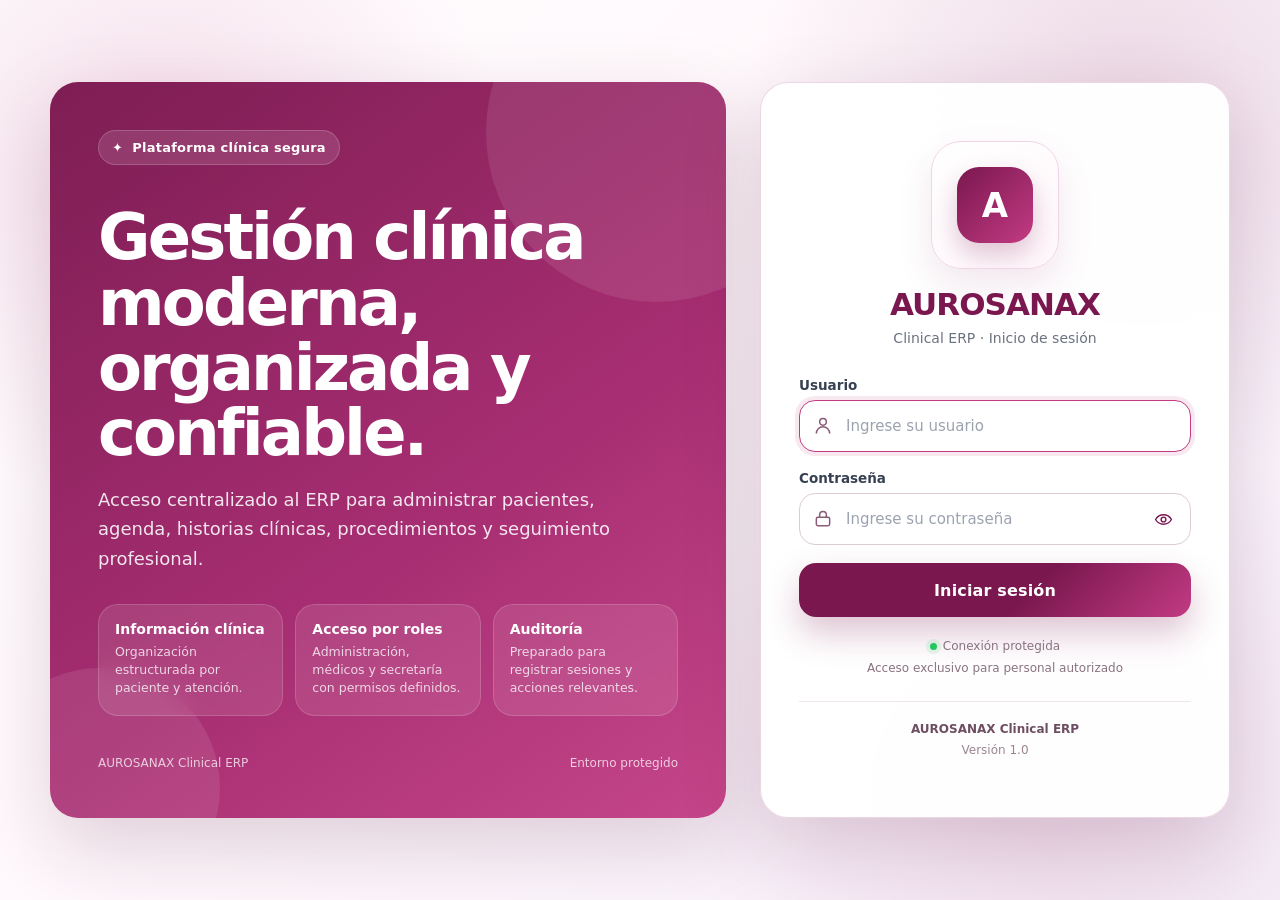
<file: login.html>
<!DOCTYPE html>
<html lang="es">
<head>
  <meta charset="UTF-8">
  <meta name="viewport" content="width=device-width, initial-scale=1.0">
  <meta name="theme-color" content="#7a174f">
  <title>AUROSANAX Clinical ERP - Inicio de sesión</title>

  <style>
    :root{
      --primary:#7a174f;
      --primary-2:#a3256c;
      --primary-3:#c23b83;
      --soft:#fdf2f8;
      --soft-2:#fff7fb;
      --text:#1f2937;
      --muted:#6b7280;
      --line:#ead5e2;
      --card:rgba(255,255,255,.96);
      --danger:#b42318;
      --danger-bg:#fff1f2;
      --success:#166534;
      --success-bg:#f0fdf4;
      --shadow:0 28px 80px rgba(82,22,58,.18);
      --radius:28px;
    }

    *{
      box-sizing:border-box;
      margin:0;
      padding:0;
    }

    html{
      min-height:100%;
      background:#f8fafc;
    }

    body{
      min-height:100vh;
      font-family:Inter,system-ui,-apple-system,BlinkMacSystemFont,"Segoe UI",sans-serif;
      color:var(--text);
      background:
        radial-gradient(circle at 12% 18%,rgba(194,59,131,.16),transparent 26%),
        radial-gradient(circle at 88% 12%,rgba(122,23,79,.13),transparent 28%),
        radial-gradient(circle at 82% 88%,rgba(163,37,108,.10),transparent 30%),
        linear-gradient(135deg,#fff 0%,#fff8fc 42%,#f7f1fb 100%);
      display:flex;
      align-items:center;
      justify-content:center;
      padding:24px;
      overflow-x:hidden;
    }

    .login-shell{
      width:min(1180px,100%);
      display:grid;
      grid-template-columns:minmax(0,1.15fr) minmax(360px,470px);
      gap:34px;
      align-items:stretch;
    }

    .brand-panel{
      position:relative;
      min-height:650px;
      border-radius:var(--radius);
      padding:48px;
      overflow:hidden;
      background:
        linear-gradient(145deg,rgba(122,23,79,.97),rgba(163,37,108,.96) 58%,rgba(194,59,131,.94));
      color:#fff;
      box-shadow:var(--shadow);
      display:flex;
      flex-direction:column;
      justify-content:space-between;
      isolation:isolate;
    }

    .brand-panel::before,
    .brand-panel::after{
      content:"";
      position:absolute;
      border-radius:50%;
      background:rgba(255,255,255,.09);
      z-index:-1;
    }

    .brand-panel::before{
      width:340px;
      height:340px;
      top:-120px;
      right:-100px;
    }

    .brand-panel::after{
      width:240px;
      height:240px;
      bottom:-90px;
      left:-70px;
    }

    .brand-badge{
      display:inline-flex;
      align-items:center;
      gap:9px;
      width:max-content;
      padding:9px 13px;
      border-radius:999px;
      background:rgba(255,255,255,.12);
      border:1px solid rgba(255,255,255,.18);
      backdrop-filter:blur(8px);
      font-size:13px;
      font-weight:800;
      letter-spacing:.02em;
    }

    .brand-content{
      max-width:640px;
      margin:40px 0;
    }

    .brand-content h2{
      font-size:clamp(36px,5vw,64px);
      line-height:1.02;
      letter-spacing:-.045em;
      font-weight:900;
      margin-bottom:18px;
    }

    .brand-content p{
      max-width:560px;
      font-size:18px;
      line-height:1.65;
      color:rgba(255,255,255,.88);
    }

    .brand-points{
      display:grid;
      grid-template-columns:repeat(3,minmax(0,1fr));
      gap:12px;
      margin-top:30px;
    }

    .brand-point{
      min-height:112px;
      padding:16px;
      border-radius:20px;
      background:rgba(255,255,255,.10);
      border:1px solid rgba(255,255,255,.16);
      backdrop-filter:blur(10px);
    }

    .brand-point b{
      display:block;
      font-size:14px;
      margin-bottom:6px;
    }

    .brand-point span{
      display:block;
      font-size:12.5px;
      line-height:1.45;
      color:rgba(255,255,255,.78);
    }

    .brand-footer{
      display:flex;
      align-items:center;
      justify-content:space-between;
      gap:14px;
      font-size:12px;
      color:rgba(255,255,255,.74);
    }

    .login-panel{
      min-height:650px;
      padding:44px 38px;
      border-radius:var(--radius);
      background:var(--card);
      border:1px solid rgba(234,213,226,.95);
      box-shadow:var(--shadow);
      backdrop-filter:blur(18px);
      display:flex;
      flex-direction:column;
      justify-content:center;
    }

    .logo-wrap{
      width:128px;
      height:128px;
      margin:0 auto 18px;
      border-radius:30px;
      background:linear-gradient(145deg,#fff,#fff7fb);
      border:1px solid #f1d4e5;
      display:grid;
      place-items:center;
      box-shadow:0 16px 36px rgba(122,23,79,.10);
      overflow:hidden;
    }

    #logoCentro{
      width:112px;
      height:112px;
      object-fit:contain;
      display:none;
    }

    #logoFallback{
      width:76px;
      height:76px;
      border-radius:22px;
      display:grid;
      place-items:center;
      font-size:34px;
      font-weight:900;
      color:#fff;
      background:linear-gradient(135deg,var(--primary),var(--primary-3));
      box-shadow:0 12px 26px rgba(122,23,79,.24);
    }

    .login-heading{
      text-align:center;
      margin-bottom:28px;
    }

    #nombreCentro{
      font-size:31px;
      line-height:1.15;
      letter-spacing:-.03em;
      font-weight:900;
      color:var(--primary);
      margin-bottom:6px;
    }

    #subtituloCentro{
      font-size:14px;
      line-height:1.5;
      color:var(--muted);
    }

    .login-form{
      width:100%;
    }

    .field{
      margin-bottom:18px;
    }

    .field label{
      display:block;
      margin-bottom:7px;
      color:#374151;
      font-size:13.5px;
      font-weight:800;
    }

    .input-wrap{
      position:relative;
    }

    .input-icon{
      position:absolute;
      left:14px;
      top:50%;
      transform:translateY(-50%);
      width:20px;
      height:20px;
      color:#8b5b78;
      pointer-events:none;
    }

    .input-wrap input{
      width:100%;
      min-height:52px;
      padding:13px 48px 13px 46px;
      border:1px solid #ddcbd6;
      border-radius:16px;
      background:#fff;
      color:#111827;
      font:inherit;
      font-size:15px;
      font-weight:650;
      outline:none;
      transition:border-color .18s ease,box-shadow .18s ease,background .18s ease;
    }

    .input-wrap input::placeholder{
      color:#9ca3af;
      font-weight:500;
    }

    .input-wrap input:focus{
      border-color:var(--primary-3);
      background:#fff;
      box-shadow:0 0 0 4px rgba(194,59,131,.11);
    }

    .toggle-password{
      position:absolute;
      top:50%;
      right:10px;
      transform:translateY(-50%);
      width:36px;
      height:36px;
      border:0;
      border-radius:11px;
      background:transparent;
      color:#7a174f;
      display:grid;
      place-items:center;
      cursor:pointer;
      transition:background .18s ease,transform .18s ease;
    }

    .toggle-password:hover{
      background:var(--soft);
    }

    .toggle-password:active{
      transform:translateY(-50%) scale(.96);
    }

    .toggle-password svg{
      width:19px;
      height:19px;
    }

    .login-button{
      width:100%;
      min-height:54px;
      margin-top:4px;
      border:0;
      border-radius:17px;
      padding:14px 18px;
      background:linear-gradient(135deg,var(--primary),var(--primary-2) 58%,var(--primary-3));
      color:#fff;
      font:inherit;
      font-size:16px;
      font-weight:900;
      letter-spacing:.01em;
      cursor:pointer;
      box-shadow:0 16px 34px rgba(122,23,79,.26);
      transition:transform .18s ease,box-shadow .18s ease,filter .18s ease;
      display:flex;
      align-items:center;
      justify-content:center;
      gap:10px;
    }

    .login-button:hover{
      transform:translateY(-2px);
      filter:saturate(1.06);
      box-shadow:0 22px 42px rgba(122,23,79,.32);
    }

    .login-button:active{
      transform:translateY(0);
    }

    .login-button:disabled{
      cursor:not-allowed;
      opacity:.72;
      transform:none;
      box-shadow:0 10px 24px rgba(122,23,79,.18);
    }

    .spinner{
      display:none;
      width:18px;
      height:18px;
      border:2px solid rgba(255,255,255,.42);
      border-top-color:#fff;
      border-radius:50%;
      animation:girar .8s linear infinite;
    }

    .login-button.loading .spinner{
      display:inline-block;
    }

    @keyframes girar{
      to{transform:rotate(360deg)}
    }

    #lblError,
    #lblEstado{
      display:none;
      margin-top:16px;
      padding:12px 14px;
      border-radius:14px;
      font-size:13.5px;
      line-height:1.45;
      font-weight:700;
    }

    #lblError{
      border:1px solid #fecdd3;
      background:var(--danger-bg);
      color:var(--danger);
    }

    #lblEstado{
      border:1px solid #bbf7d0;
      background:var(--success-bg);
      color:var(--success);
    }

    .login-meta{
      margin-top:22px;
      display:flex;
      justify-content:center;
      flex-wrap:wrap;
      gap:8px 14px;
      color:#8a7281;
      font-size:12px;
      text-align:center;
    }

    .login-meta span{
      display:inline-flex;
      align-items:center;
      gap:6px;
    }

    .secure-dot{
      width:7px;
      height:7px;
      border-radius:50%;
      background:#22c55e;
      box-shadow:0 0 0 4px rgba(34,197,94,.12);
    }

    .footer{
      margin-top:26px;
      padding-top:18px;
      border-top:1px solid #f1e6ed;
      text-align:center;
      color:#9a8592;
      font-size:12px;
      line-height:1.55;
    }

    .footer strong{
      display:block;
      color:#6e4e61;
      margin-bottom:2px;
    }

    @media(max-width:980px){
      body{
        padding:18px;
      }

      .login-shell{
        grid-template-columns:1fr;
        max-width:560px;
      }

      .brand-panel{
        display:none;
      }

      .login-panel{
        min-height:auto;
        padding:38px 30px;
      }
    }

    @media(max-width:560px){
      body{
        padding:12px;
        align-items:flex-start;
      }

      .login-shell{
        width:100%;
        margin-top:10px;
      }

      .login-panel{
        padding:30px 20px 24px;
        border-radius:23px;
      }

      .logo-wrap{
        width:112px;
        height:112px;
        border-radius:27px;
      }

      #logoCentro{
        width:98px;
        height:98px;
      }

      #logoFallback{
        width:68px;
        height:68px;
        font-size:30px;
      }

      #nombreCentro{
        font-size:27px;
      }

      .input-wrap input{
        min-height:50px;
      }

      .login-button{
        min-height:52px;
      }
    }

    @media(max-height:720px) and (min-width:981px){
      body{
        align-items:flex-start;
      }

      .login-shell{
        margin:18px 0;
      }

      .brand-panel,
      .login-panel{
        min-height:590px;
      }
    }
  </style>
</head>

<body>
  <main class="login-shell" aria-label="Acceso al sistema AUROSANAX">

    <section class="brand-panel" aria-hidden="true">
      <div>
        <div class="brand-badge">
          <span>✦</span>
          Plataforma clínica segura
        </div>

        <div class="brand-content">
          <h2>Gestión clínica moderna, organizada y confiable.</h2>
          <p>
            Acceso centralizado al ERP para administrar pacientes, agenda,
            historias clínicas, procedimientos y seguimiento profesional.
          </p>

          <div class="brand-points">
            <div class="brand-point">
              <b>Información clínica</b>
              <span>Organización estructurada por paciente y atención.</span>
            </div>

            <div class="brand-point">
              <b>Acceso por roles</b>
              <span>Administración, médicos y secretaría con permisos definidos.</span>
            </div>

            <div class="brand-point">
              <b>Auditoría</b>
              <span>Preparado para registrar sesiones y acciones relevantes.</span>
            </div>
          </div>
        </div>
      </div>

      <div class="brand-footer">
        <span>AUROSANAX Clinical ERP</span>
        <span>Entorno protegido</span>
      </div>
    </section>

    <section class="login-panel">

      <div class="logo-wrap">
        <img id="logoCentro" src="" alt="Logo del centro médico">
        <div id="logoFallback" aria-hidden="true">A</div>
      </div>

      <div class="login-heading">
        <h1 id="nombreCentro">AUROSANAX</h1>
        <p id="subtituloCentro">Clinical ERP · Inicio de sesión</p>
      </div>

      <form id="formLogin" class="login-form" autocomplete="on" novalidate>

        <div class="field">
          <label for="txtUsuario">Usuario</label>
          <div class="input-wrap">
            <svg class="input-icon" viewBox="0 0 24 24" fill="none" stroke="currentColor" stroke-width="1.8" aria-hidden="true">
              <path d="M20 21a8 8 0 0 0-16 0"></path>
              <circle cx="12" cy="7" r="4"></circle>
            </svg>

            <input
              id="txtUsuario"
              name="usuario"
              type="text"
              placeholder="Ingrese su usuario"
              autocomplete="username"
              autocapitalize="none"
              spellcheck="false"
              required
            >
          </div>
        </div>

        <div class="field">
          <label for="txtClave">Contraseña</label>
          <div class="input-wrap">
            <svg class="input-icon" viewBox="0 0 24 24" fill="none" stroke="currentColor" stroke-width="1.8" aria-hidden="true">
              <rect x="4" y="10" width="16" height="10" rx="2"></rect>
              <path d="M8 10V7a4 4 0 0 1 8 0v3"></path>
            </svg>

            <input
              id="txtClave"
              name="clave"
              type="password"
              placeholder="Ingrese su contraseña"
              autocomplete="current-password"
              required
            >

            <button
              id="btnMostrarClave"
              class="toggle-password"
              type="button"
              aria-label="Mostrar contraseña"
              aria-pressed="false"
            >
              <svg id="iconoOjo" viewBox="0 0 24 24" fill="none" stroke="currentColor" stroke-width="1.8" aria-hidden="true">
                <path d="M2 12s3.5-6 10-6 10 6 10 6-3.5 6-10 6S2 12 2 12Z"></path>
                <circle cx="12" cy="12" r="3"></circle>
              </svg>
            </button>
          </div>
        </div>

        <button id="btnLogin" class="login-button" type="submit">
          <span class="spinner" aria-hidden="true"></span>
          <span id="btnLoginTexto">Iniciar sesión</span>
        </button>

        <div id="lblError" role="alert"></div>
        <div id="lblEstado" role="status"></div>

      </form>

      <div class="login-meta">
        <span><i class="secure-dot" aria-hidden="true"></i> Conexión protegida</span>
        <span>Acceso exclusivo para personal autorizado</span>
      </div>

      <footer class="footer">
        <strong>AUROSANAX Clinical ERP</strong>
        Versión 1.0
      </footer>

    </section>
  </main>

  <!-- Toda la lógica de autenticación se mantiene modularizada aquí. -->
  <script src="seguridad.js"></script>
</body>
</html>
</file>
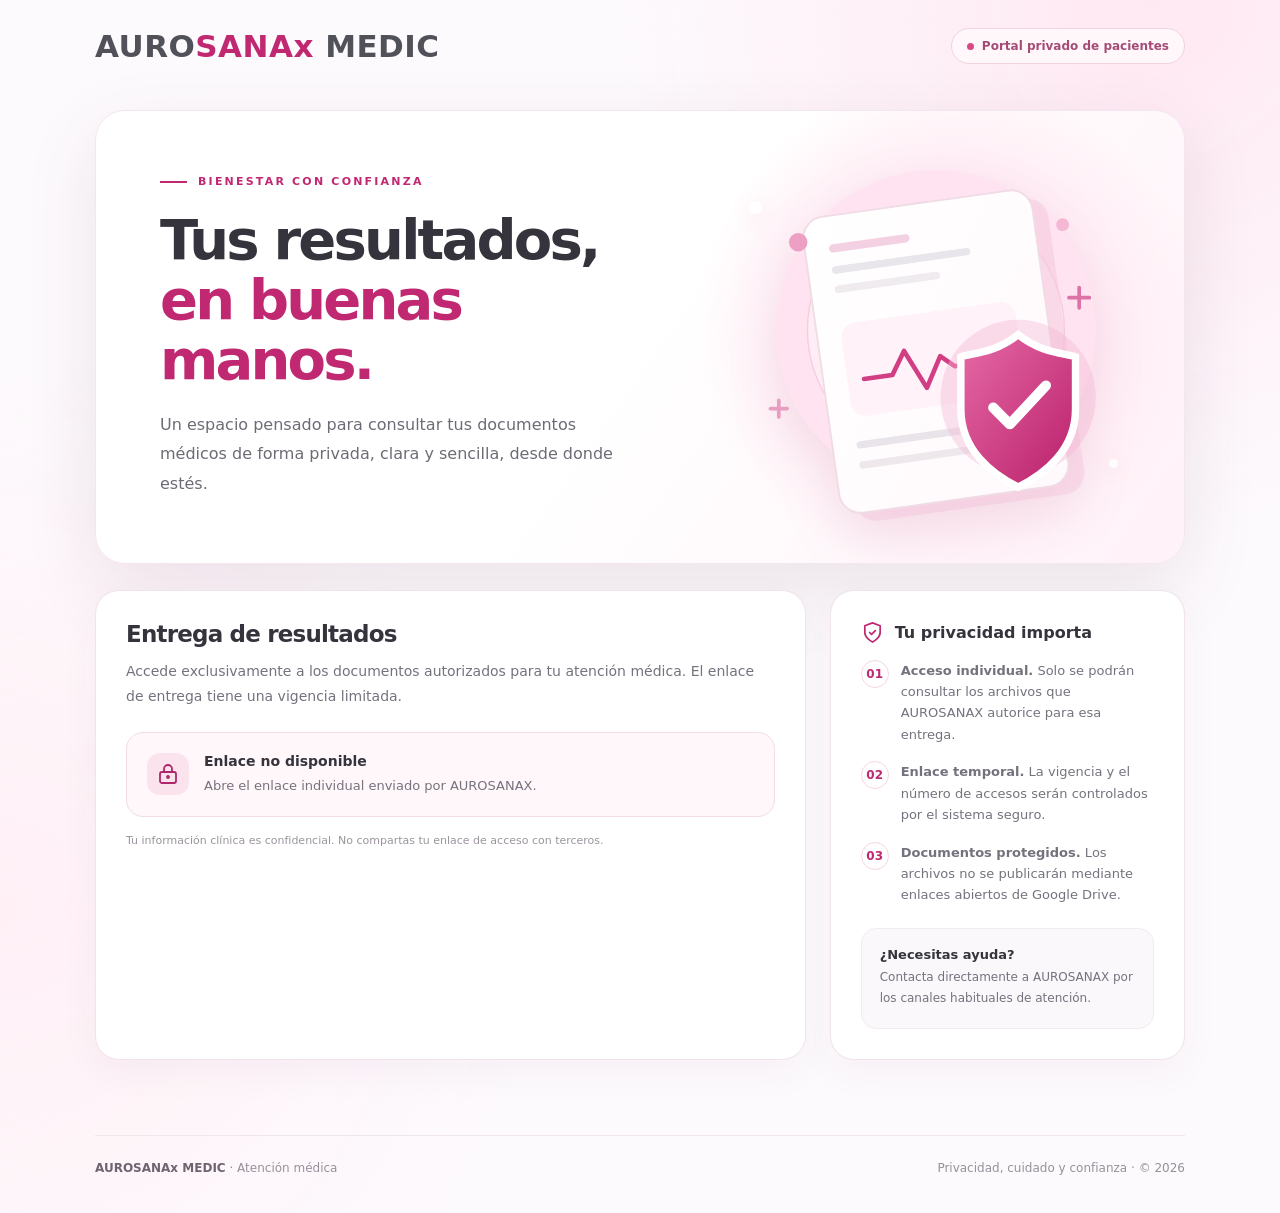
<file: resultados.html>
<!DOCTYPE html>
<html lang="es">
<head>
<meta charset="UTF-8">
<meta name="viewport" content="width=device-width, initial-scale=1, viewport-fit=cover">
<meta name="robots" content="noindex,nofollow,noarchive,nosnippet">
<meta name="referrer" content="no-referrer">
<meta name="color-scheme" content="light">
<title>Entrega de resultados | AUROSANAx MEDIC</title>
<style>
/* =====================================================================
 AUROSANAX · ENTREGA DE RESULTADOS · PORTAL PREMIUM V2
 Archivo: resultados.html (entregado en TXT para copiar íntegramente)
 Independiente, responsive, sin bibliotecas ni imágenes externas.
 Seguridad: estado cerrado hasta conexión a backend verificado.
 ===================================================================== */
:root{--ink:#35343d;--muted:#75727e;--pink:#c12872;--pink2:#e45b9a;--blush:#fff1f7;--line:#f0e3ea;--white:#fff;--shadow:0 25px 75px rgba(78,34,56,.10);font-family:Inter,ui-sans-serif,system-ui,-apple-system,"Segoe UI",sans-serif;color:var(--ink);background:#fdfafd}
*{box-sizing:border-box}html{scroll-behavior:smooth}body{margin:0;min-height:100vh;background:radial-gradient(circle at 90% 0%,#ffe8f2 0,transparent 32%),radial-gradient(circle at 0% 75%,#fff0f6 0,transparent 35%),#fdfafd}button{font:inherit}a{color:inherit}.shell{max-width:1150px;margin:auto;padding:0 30px}.top{height:92px;display:flex;align-items:center;justify-content:space-between;gap:15px}.brand{font-size:clamp(23px,3vw,31px);font-weight:850;letter-spacing:.015em;white-space:nowrap}.brand .au{color:#51515a}.brand .sa{color:var(--pink)}.top-label{font-size:12px;font-weight:750;color:#a44b76;border:1px solid #f0d2e0;background:#fff7fa;border-radius:999px;padding:10px 15px;display:flex;align-items:center;gap:8px}.dot{width:7px;height:7px;border-radius:50%;background:#d84786}.main{padding:18px 0 50px}.hero{display:grid;grid-template-columns:1.07fr .93fr;min-height:420px;overflow:hidden;border-radius:30px;background:linear-gradient(125deg,#fff 0%,#fff 50%,#fff2f8 100%);border:1px solid #f4e6ed;box-shadow:var(--shadow)}.hero-copy{padding:clamp(32px,5vw,66px);display:flex;flex-direction:column;justify-content:center}.eyebrow{font-size:11px;font-weight:850;letter-spacing:.2em;color:var(--pink);text-transform:uppercase;display:flex;align-items:center;gap:11px}.eyebrow:before{content:"";width:27px;height:2px;background:var(--pink)}h1{font-size:clamp(35px,4.5vw,56px);line-height:1.07;letter-spacing:-.05em;margin:22px 0 20px;font-weight:820;max-width:540px}h1 em{font-style:normal;color:var(--pink)}.lead{font-size:16px;line-height:1.85;color:#6e6b76;max-width:500px;margin:0}.hero-art{position:relative;min-height:390px;display:flex;align-items:center;justify-content:center;background:radial-gradient(circle at 54% 48%,#ffd3e6 0%,#ffeaf3 38%,transparent 70%)}.hero-art svg{width:min(95%,520px);height:auto;filter:drop-shadow(0 20px 25px rgba(153,48,102,.11))}.spark{position:absolute;border-radius:50%;background:#fff;box-shadow:0 5px 22px #c1287222}.spark.a{width:13px;height:13px;left:14%;top:20%}.spark.b{width:9px;height:9px;right:13%;bottom:21%}.section{display:grid;grid-template-columns:minmax(0,1.5fr) minmax(255px,.75fr);gap:24px;margin-top:26px}.panel{border:1px solid var(--line);border-radius:24px;background:var(--white);box-shadow:0 12px 40px rgba(81,32,58,.045);padding:30px}.panel h2{font-size:23px;letter-spacing:-.035em;margin:0 0 12px}.panel p{font-size:14px;line-height:1.8;color:var(--muted);margin:0}.state{margin-top:23px;display:flex;gap:15px;align-items:flex-start;padding:20px;border-radius:17px;border:1px solid #f2dce7;background:#fff7fa}.state-icon{flex:0 0 42px;height:42px;border-radius:13px;background:#fbe3ee;display:grid;place-items:center;color:#ae276a}.state strong{display:block;font-size:14px;margin-bottom:6px}.state p{font-size:13px;line-height:1.65}.results{display:none;margin-top:22px}.results.visible{display:block}.doc-list{display:grid;gap:11px;margin-top:15px}.doc{display:flex;align-items:center;gap:12px;border:1px solid var(--line);border-radius:14px;padding:14px}.doc-icon{width:44px;height:44px;display:grid;place-items:center;background:#fff0f7;border-radius:12px;color:var(--pink)}.doc-name{font-weight:750;font-size:14px;overflow-wrap:anywhere}.doc-meta{color:var(--muted);font-size:12px;margin-top:4px}.doc button{margin-left:auto;border:0;background:var(--pink);color:#fff;border-radius:10px;padding:10px 12px;font-weight:750;cursor:pointer}.doc button:disabled{opacity:.5;cursor:not-allowed}.aside-title{display:flex;align-items:center;gap:11px;margin-bottom:16px}.aside-title svg{color:var(--pink)}.aside-title strong{font-size:16px}.security-points{display:grid;gap:16px}.security-point{display:flex;gap:12px;align-items:flex-start}.security-point .num{flex:0 0 28px;height:28px;border:1px solid #f4d6e4;border-radius:50%;display:grid;place-items:center;color:var(--pink);font-weight:850;font-size:12px}.security-point p{font-size:13px;line-height:1.65}.help{margin-top:22px;padding:18px;border-radius:15px;background:#faf8fa;border:1px solid #f2ebf0}.help strong{display:block;font-size:13px;margin-bottom:5px}.help p{font-size:12px}.footer{border-top:1px solid #f0e6ec;margin-top:25px;padding:25px 0 38px;display:flex;justify-content:space-between;gap:15px;align-items:center;color:#96909a;font-size:12px}.footer strong{color:#6c6570}.fine{font-size:11px!important;color:#9b939d!important;margin-top:14px!important}@media(max-width:850px){.hero{grid-template-columns:1fr}.hero-copy{padding:42px 35px 20px}.hero-art{min-height:290px}.hero-art svg{max-width:420px}.section{grid-template-columns:1fr}}@media(max-width:560px){.shell{padding:0 15px}.top{height:75px}.top-label{font-size:10px;padding:8px 10px}.hero{border-radius:22px}.hero-copy{padding:33px 24px 10px}h1{font-size:37px}.lead{font-size:14px}.hero-art{min-height:250px}.hero-art svg{max-width:340px}.panel{padding:23px 19px;border-radius:20px}.section{gap:15px;margin-top:16px}.footer{flex-direction:column;text-align:center;line-height:1.5}.doc{flex-wrap:wrap}.doc button{width:100%;margin:6px 0 0}}@media(prefers-reduced-motion:reduce){html{scroll-behavior:auto}}
/* Prueba visual: recorte superior ajustable; puede variar según Google */
.portal-frame-host{margin-top:20px;height:1600px;overflow:hidden;border:1px solid #f0e3ea;border-radius:16px;background:#fff}
.portal-frame-host iframe{display:block;width:100%;height:1660px;margin-top:-60px;border:0;background:#fff}
@media(max-width:560px){.portal-frame-host{height:1900px}.portal-frame-host iframe{height:1960px}}
</style>
</head>
<body>
<!-- MÓDULO AISLADO: ENTREGA DE RESULTADOS · NO MODIFICA EL ERP -->
<div class="shell">
<header class="top" aria-label="Cabecera AUROSANAX">
  <div class="brand" id="auro-clinic-brand" aria-label="AUROSANAX MEDIC"><span class="au">AURO</span><span class="sa">SANAx</span> <span class="au">MEDIC</span></div>
  <div class="top-label"><span class="dot" aria-hidden="true"></span> Portal privado de pacientes</div>
</header>
<main class="main" id="contenido">
<section class="hero" aria-labelledby="hero-title">
  <div class="hero-copy"><div class="eyebrow">Bienestar con confianza</div><h1 id="hero-title">Tus resultados, <em>en buenas manos.</em></h1><p class="lead">Un espacio pensado para consultar tus documentos médicos de forma privada, clara y sencilla, desde donde estés.</p></div>
  <div class="hero-art" role="img" aria-label="Ilustración premium de un expediente médico protegido con un escudo de seguridad">
  <span class="spark a"></span><span class="spark b"></span>
  <svg viewBox="0 0 520 410" xmlns="http://www.w3.org/2000/svg" aria-hidden="true">
   <defs><linearGradient id="paper" x1="0" x2="1" y1="0" y2="1"><stop stop-color="#fff"/><stop offset="1" stop-color="#fff9fc"/></linearGradient><linearGradient id="shield" x1="0" x2="1" y1="0" y2="1"><stop stop-color="#e66aa6"/><stop offset="1" stop-color="#b91f6a"/></linearGradient><linearGradient id="petal" x1="0" x2="1" y1="0" y2="1"><stop stop-color="#f8a6cb"/><stop offset="1" stop-color="#e86aa5"/></linearGradient></defs>
   <circle cx="265" cy="198" r="173" fill="#ffe3f0"/><circle cx="265" cy="198" r="139" fill="#ffedf5" stroke="#f6cddd" stroke-width="1.5"/>
   <g transform="translate(118 48) rotate(-8 145 160)"><rect x="36" y="23" width="250" height="323" rx="23" fill="#f5c9dc" opacity=".55"/><rect x="20" y="12" width="250" height="323" rx="23" fill="url(#paper)" stroke="#efdce5" stroke-width="2"/><rect x="46" y="43" width="88" height="9" rx="4.5" fill="#f4d1e2"/><rect x="46" y="67" width="151" height="8" rx="4" fill="#e8e5eb"/><rect x="46" y="88" width="115" height="8" rx="4" fill="#efebef"/><rect x="46" y="130" width="190" height="102" rx="16" fill="#fff2f8"/><path d="M64 192h31l16-24 19 43 19-32 14 13h48" fill="none" stroke="#d13e83" stroke-width="5" stroke-linecap="round" stroke-linejoin="round"/><rect x="46" y="258" width="190" height="8" rx="4" fill="#e8e4e9"/><rect x="46" y="280" width="150" height="8" rx="4" fill="#eee8ed"/></g>
   <g transform="translate(292 210)"><circle cx="62" cy="61" r="84" fill="#f4b7d3" opacity=".42"/><path d="M62 -7c26 21 52 20 62 24v57c0 44-34 70-62 84C34 144 0 118 0 74V17C10 13 36 14 62-7Z" fill="url(#shield)" stroke="#fff" stroke-width="8"/><path d="M35 72l18 18 39-42" fill="none" stroke="#fff" stroke-width="11" stroke-linecap="round" stroke-linejoin="round"/></g>
   <circle cx="116" cy="103" r="10" fill="#ed9fc4"/><circle cx="402" cy="84" r="7" fill="#f5b8d4"/><path d="M420 152v22m-11-11h22" stroke="#dc72a5" stroke-width="4" stroke-linecap="round"/><path d="M95 274v18m-9-9h18" stroke="#e89dc1" stroke-width="4" stroke-linecap="round"/>
  </svg>
  </div>
</section>
<div class="section">
<section class="panel" aria-labelledby="documents-title"><h2 id="documents-title">Entrega de resultados</h2><p>Accede exclusivamente a los documentos autorizados para tu atención médica. El enlace de entrega tiene una vigencia limitada.</p>
<div class="state" role="status" aria-live="polite"><div class="state-icon" aria-hidden="true"><svg width="24" height="24" viewBox="0 0 24 24" fill="none" stroke="currentColor" stroke-width="1.8" stroke-linecap="round" stroke-linejoin="round"><rect x="4" y="10" width="16" height="11" rx="2"/><path d="M8 10V7a4 4 0 0 1 8 0v3"/><circle cx="12" cy="15" r="1"/></svg></div><div><strong id="state-title">Acceso protegido</strong><p id="state-message">Este portal requiere un enlace de acceso validado por AUROSANAX. Por seguridad, todavía no está habilitada la consulta en línea.</p></div></div>
<div id="results" class="results" aria-label="Documentos médicos autorizados"><div id="doc-list" class="doc-list"></div></div>
<p class="fine">Tu información clínica es confidencial. No compartas tu enlace de acceso con terceros.</p></section>
<aside class="panel" aria-label="Información de seguridad"><div class="aside-title"><svg width="23" height="23" viewBox="0 0 24 24" fill="none" stroke="currentColor" stroke-width="1.8" stroke-linecap="round" stroke-linejoin="round"><path d="M12 22s8-4 8-10V5l-8-3-8 3v7c0 6 8 10 8 10Z"/><path d="m9 12 2 2 4-4"/></svg><strong>Tu privacidad importa</strong></div><div class="security-points"><div class="security-point"><div class="num">01</div><p><strong>Acceso individual.</strong> Solo se podrán consultar los archivos que AUROSANAX autorice para esa entrega.</p></div><div class="security-point"><div class="num">02</div><p><strong>Enlace temporal.</strong> La vigencia y el número de accesos serán controlados por el sistema seguro.</p></div><div class="security-point"><div class="num">03</div><p><strong>Documentos protegidos.</strong> Los archivos no se publicarán mediante enlaces abiertos de Google Drive.</p></div></div><div class="help"><strong>¿Necesitas ayuda?</strong><p>Contacta directamente a AUROSANAX por los canales habituales de atención.</p></div></aside>
</div>
</main>
<footer class="footer"><span><strong id="auro-clinic-footer">AUROSANAx MEDIC</strong> · Atención médica</span><span>Privacidad, cuidado y confianza · © <span id="year"></span></span></footer>
</div>
<script>
(function(){'use strict';
 document.getElementById('year').textContent=String(new Date().getFullYear());
 var token=new URLSearchParams(location.search).get('token')||'';
 var title=document.getElementById('state-title');
 var msg=document.getElementById('state-message');
 if(!/^[A-Za-z0-9_-]{40,64}$/.test(token)){
   title.textContent='Enlace no disponible';
   msg.textContent='Abre el enlace individual enviado por AUROSANAX.';
   return;
 }
 title.textContent='Resultados autorizados';
 msg.textContent='Consulta y descarga tus documentos en el panel de AUROSANAx MEDIC.';
 var host=document.createElement('div');host.className='portal-frame-host';
 var frame=document.createElement('iframe');
 frame.title='Documentos médicos autorizados AUROSANAx MEDIC';
 frame.setAttribute('referrerpolicy','no-referrer');
 frame.setAttribute('loading','eager');
 frame.setAttribute('allow','');

 // Actualiza exclusivamente textos públicos; no altera tokens ni descargas.
 function aplicarNombreClinica(nombre){
   if(typeof nombre!=='string')return;
   nombre=nombre.trim();
   if(!nombre||nombre.length>120)return;
   document.title='Entrega de resultados | '+nombre;
   var brand=document.getElementById('auro-clinic-brand');
   if(brand){brand.textContent=nombre;brand.setAttribute('aria-label',nombre);}
   var footer=document.getElementById('auro-clinic-footer');
   if(footer)footer.textContent=nombre;
   frame.title='Documentos médicos autorizados '+nombre;
   msg.textContent='Consulta y descarga tus documentos en el panel de '+nombre+'.';
 }
 var apiBase='https://script.google.com/macros/s/AKfycbxaB6gz0bXnLnCKOBwEU8jGhRGqrql2o83OeG5_xc6ijnnEoG9L9_v9sMgK5OphMs7mow/exec';
 // Misma lectura utilizada por index.html. Solo se utiliza el nombre público.
 // Si el navegador bloquea CORS, se conserva la recepción del iframe.
 fetch(apiBase+'?accion=obtenerConfiguracion&t='+Date.now(),{method:'GET',credentials:'omit',cache:'no-store',referrerPolicy:'no-referrer'})
   .then(function(r){if(!r.ok)throw new Error('Configuración no disponible');return r.json();})
   .then(function(cfg){if(cfg&&typeof cfg==='object'&&!Array.isArray(cfg))aplicarNombreClinica(cfg.nombre_clinica);})
   .catch(function(){/* No interrumpe la consulta de resultados. */});
 // Apps Script puede usar marcos internos: validar origen Google, no exigir
 // que el emisor sea el primer iframe. No aceptar orígenes opacos (null).
 window.addEventListener('message',function(ev){
   if(typeof ev.origin!=='string'||ev.origin==='null')return;
   var hostname='';try{hostname=new URL(ev.origin).hostname.toLowerCase();}catch(e){return;}
   if(hostname!=='script.google.com'&&hostname!=='script.googleusercontent.com'&&!hostname.endsWith('.googleusercontent.com'))return;
   var data=ev.data;
   if(!data||data.type!=='auro-clinic-name-v1')return;
   aplicarNombreClinica(data.name);
 });
 frame.src='https://script.google.com/macros/s/AKfycbxaB6gz0bXnLnCKOBwEU8jGhRGqrql2o83OeG5_xc6ijnnEoG9L9_v9sMgK5OphMs7mow/exec?portal=resultados&token='+encodeURIComponent(token);
 host.appendChild(frame);
 msg.closest('.state').insertAdjacentElement('afterend',host);
})();
</script>
</body>
</html>
</file>
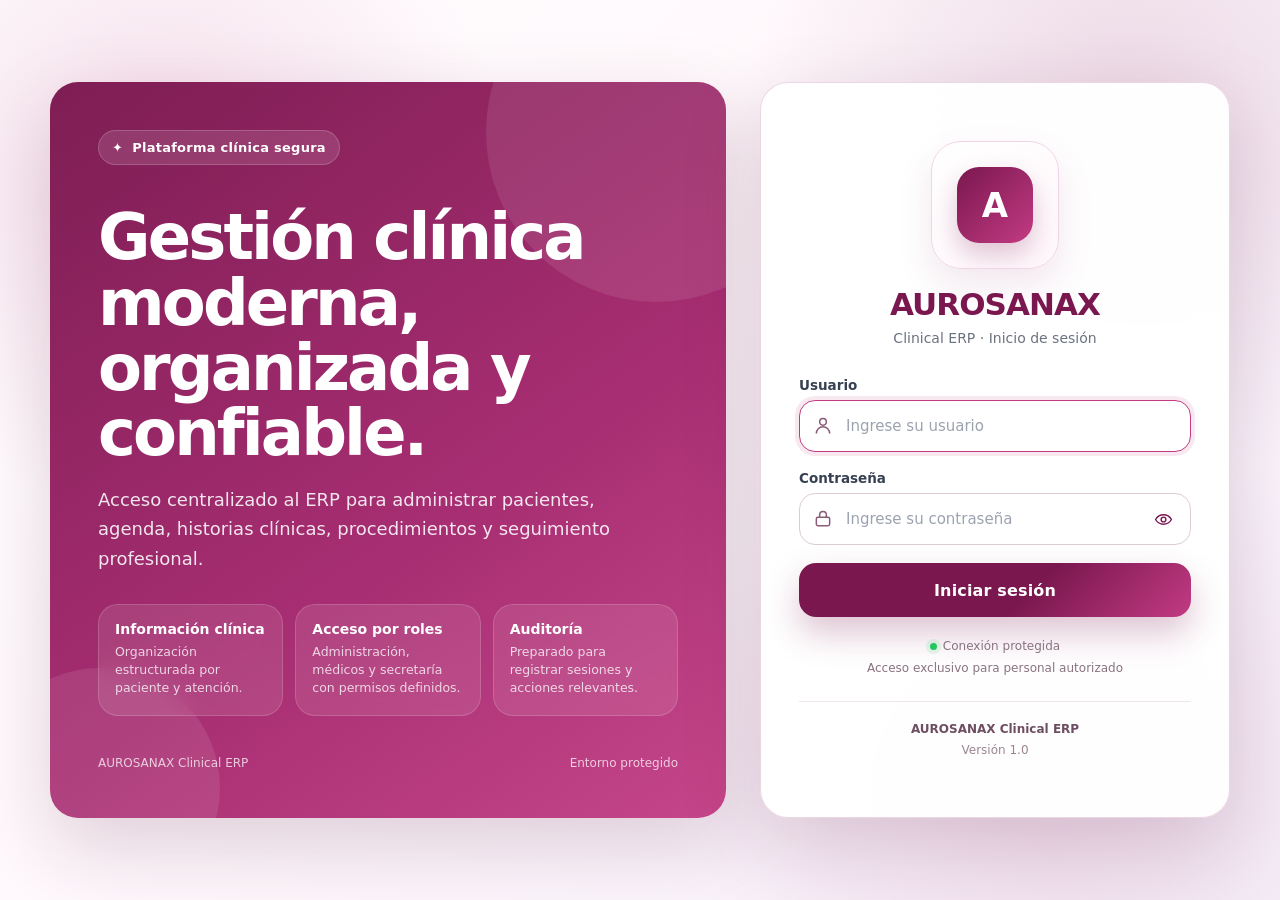
<file: secretaria.html>
<!DOCTYPE html>
<html lang="es">
<head>
  <meta charset="UTF-8" />
  <script>
    /* AUROSANAX SEGURIDAD SESIÓN V1 (18/11/2026)
       Agrega el pase de la sesión ya iniciada (misma pestaña) a cada pedido al
       Apps Script. No cambia pantallas, botones, mensajes ni datos. No cierra la
       sesión por errores de internet: solo agrega el pase y deja pasar el pedido. */
    (function(){
      if(window.__auroSegPaseV1) return;
      window.__auroSegPaseV1 = true;
      var fetchOriginal = window.fetch;
      if(typeof fetchOriginal !== 'function') return;
      var DESTINO = /^https:\/\/script\.google\.com\/macros\/s\//;
      function pase(){
        try{ return sessionStorage.getItem('aurosanax_seguridad_token') || ''; }catch(_e){ return ''; }
      }
      window.fetch = function(input, init){
        try{
          var token = pase();
          var url = typeof input === 'string' ? input : (input && typeof input.href === 'string' ? input.href : '');
          if(token && url && DESTINO.test(url)){
            var metodo = String((init && init.method) || 'GET').toUpperCase();
            if(metodo === 'GET'){
              if(!/[?&]auro_sesion=/.test(url)){
                input = url + (url.indexOf('?') === -1 ? '?' : '&') + 'auro_sesion=' + encodeURIComponent(token);
              }
            }else if(init && typeof init.body === 'string'){
              var cuerpo = JSON.parse(init.body);
              if(cuerpo && typeof cuerpo === 'object' && !Array.isArray(cuerpo) && !cuerpo.auro_sesion){
                cuerpo.auro_sesion = token;
                init = Object.assign({}, init, { body: JSON.stringify(cuerpo) });
              }
            }
          }
        }catch(_e){}
        return fetchOriginal.call(window, input, init);
      };
    })();
  </script>
  <meta name="viewport" content="width=device-width, initial-scale=1.0" />
  <title id="secTituloDocumento">AUROSANAX - Secretaría</title>

  <link href="https://cdn.jsdelivr.net/npm/bootstrap@5.3.3/dist/css/bootstrap.min.css" rel="stylesheet">
  <link href="https://cdn.jsdelivr.net/npm/bootstrap-icons@1.11.3/font/bootstrap-icons.css" rel="stylesheet">

  <style>
    :root {
      --primary:#8b1e5a;
      --primary2:#c23b83;
      --soft:#fdf2f8;
      --bg:#f8fafc;
      --text:#1f2937;
      --muted:#6b7280;
      --line:#e5e7eb;
      --card:#ffffff;
      --ok:#16a34a;
      --warn:#f59e0b;
      --danger:#dc2626;
      --blue:#2563eb;
    }
    *{box-sizing:border-box}
    body{margin:0;font-family:system-ui,-apple-system,BlinkMacSystemFont,"Segoe UI",sans-serif;background:var(--bg);color:var(--text)}
    .app{display:flex;min-height:100vh}
    .sidebar{width:260px;background:linear-gradient(180deg,#7a174f,#a3256c);color:#fff;position:fixed;inset:0 auto 0 0;padding:22px 16px;overflow:auto;z-index:20}
    .brand{display:flex;gap:12px;align-items:center;margin-bottom:22px}
    .brand-logo{width:46px;height:46px;border-radius:16px;background:#fff;color:var(--primary);display:grid;place-items:center;font-weight:900}
    .brand h1{font-size:18px;margin:0;font-weight:900;line-height:1.1}
    .brand small{opacity:.85}
    .menu-title{font-size:11px;text-transform:uppercase;letter-spacing:.08em;opacity:.7;font-weight:800;margin:18px 10px 8px}
    .menu button{width:100%;border:0;background:transparent;color:#fff;display:flex;gap:10px;align-items:center;padding:11px 12px;border-radius:14px;font-weight:750;text-align:left;margin-bottom:5px}
    .menu button:hover,.menu button.active{background:rgba(255,255,255,.16)}
    .main{margin-left:260px;width:calc(100% - 260px);min-height:100vh;padding:22px}
    .topbar{display:flex;justify-content:space-between;gap:14px;align-items:center;margin-bottom:16px}
    .topbar h2{margin:0;font-weight:900}
    .topbar p{margin:3px 0 0;color:var(--muted)}
    .demo-banner{background:#111827;color:#fff;border-radius:18px;padding:12px 16px;margin-bottom:16px;display:flex;justify-content:space-between;gap:12px;align-items:center}
    .demo-banner b{color:#fbbf24}
    .cardx{background:var(--card);border:1px solid var(--line);border-radius:22px;box-shadow:0 10px 30px rgba(15,23,42,.06)}
    .screen{display:none}
    .screen.active{display:block}
    .btn-auro{background:linear-gradient(135deg,var(--primary),var(--primary2));color:#fff;border:0;border-radius:14px;padding:10px 14px;font-weight:800}
    .btn-soft{background:var(--soft);color:var(--primary);border:1px solid #fbcfe8;border-radius:14px;padding:10px 14px;font-weight:800}
    .btn-line{background:#fff;color:#334155;border:1px solid var(--line);border-radius:14px;padding:10px 14px;font-weight:800}
    .btn-danger-soft{background:#fff1f2;color:#be123c;border:1px solid #fecdd3;border-radius:14px;padding:10px 14px;font-weight:800}
    .form-control,.form-select{border-radius:14px;padding:10px 12px}
    .section-head{display:flex;justify-content:space-between;gap:12px;align-items:center;margin-bottom:16px}
    .section-head h4{margin:0;font-weight:900}
    .section-head p{margin:3px 0 0;color:var(--muted)}
    .stat{padding:18px;display:flex;gap:14px;align-items:center;min-height:100px}
    .stat-icon{width:48px;height:48px;border-radius:16px;background:var(--soft);color:var(--primary);display:grid;place-items:center;font-size:22px}
    .stat small{color:var(--muted);font-weight:800}
    .stat h3{margin:2px 0 0;font-weight:900}
    .table-modern th{font-size:12px;text-transform:uppercase;color:var(--muted);letter-spacing:.04em;border-bottom:1px solid var(--line)}
    .table-modern td{vertical-align:middle;border-bottom:1px solid #f1f5f9}
    .badgex{border-radius:999px;padding:6px 10px;font-weight:800;font-size:12px;display:inline-block}
    .badge-ok{background:#dcfce7;color:#166534}
    .badge-warn{background:#fef3c7;color:#92400e}
    .badge-danger{background:#fee2e2;color:#991b1b}
    .badge-blue{background:#dbeafe;color:#1e40af}
    .badge-vencido{background:#e5e7eb;color:#374151}
    .mini-note{background:#fff7ed;border:1px solid #fed7aa;color:#9a3412;border-radius:16px;padding:12px 14px;font-size:14px}
    .mobile-menu{display:none}
    .mobile-cards{display:none}
    .mobile-card{border:1px solid var(--line);border-radius:18px;padding:14px;background:#fff;margin-bottom:12px}
    .line{display:flex;justify-content:space-between;border-top:1px solid #f1f5f9;padding:8px 0;gap:12px;font-size:14px}
    .line span:first-child{color:var(--muted)}
    .line span:last-child{font-weight:700;text-align:right}

    .calendar-toolbar{display:flex;justify-content:space-between;align-items:center;gap:12px;flex-wrap:wrap;margin-bottom:14px}
    .calendar-title{font-weight:900;font-size:20px;color:#111827}
    .calendar-grid{display:grid;grid-template-columns:repeat(7,1fr);gap:8px}
    .calendar-head{text-align:center;font-size:12px;font-weight:900;color:var(--muted);text-transform:uppercase;letter-spacing:.04em;padding:8px}
    .calendar-day{
      min-height:78px;border:1px solid var(--line);border-radius:16px;background:#fff;padding:9px;cursor:pointer;transition:.15s;
      display:flex;flex-direction:column;justify-content:space-between;gap:6px;
    }
    .calendar-day:hover{border-color:#f9a8d4;background:#fff7fb}
    .calendar-day.empty{background:transparent;border:0;cursor:default}
    .calendar-day.selected{background:linear-gradient(135deg,var(--primary),var(--primary2));color:#fff;border-color:transparent;box-shadow:0 10px 20px rgba(139,30,90,.18)}
    .calendar-day.today{border-color:#f59e0b}
    .day-number{font-weight:900;font-size:16px}
    .day-meta{font-size:11px;color:var(--muted);font-weight:750}
    .calendar-day.selected .day-meta{color:rgba(255,255,255,.86)}

    .template-card{border:1px solid var(--line);background:#fff;border-radius:16px;padding:12px;cursor:pointer;transition:.15s;height:100%}
    .template-card:hover,.template-card.active{border-color:#f9a8d4;background:#fff7fb}
    .template-card b{display:block;color:#111827}
    .template-card small{color:var(--muted);font-weight:700}

    .plan-table-wrap{border:1px solid var(--line);border-radius:18px;overflow:auto;background:#fff}
    .plan-table{width:100%;margin:0;min-width:920px}
    .plan-table th{background:#fdf2f8;color:#8b1e5a;font-size:11px;text-transform:uppercase;letter-spacing:.04em;padding:9px;border-bottom:1px solid #fbcfe8;white-space:nowrap}
    .plan-table td{padding:8px;border-bottom:1px solid #f1f5f9;vertical-align:middle}
    .plan-table .form-control,.plan-table .form-select{padding:7px 9px;border-radius:10px;font-size:13px}
    .day-label{font-weight:900;color:#111827;white-space:nowrap}
    .day-sub{display:block;font-size:12px;color:var(--muted);font-weight:750}
    .progress-box{display:none;border:1px solid #bfdbfe;background:#eff6ff;color:#1e40af;border-radius:16px;padding:12px;margin-top:12px;font-weight:750}
    .progress-box.show{display:block}


    /* ===== Mejoras premium v3.2: disponibilidad ===== */
    .premium-hero{background:linear-gradient(135deg,#fff,#fdf2f8);border:1px solid #fbcfe8;border-radius:24px;padding:18px;margin-bottom:16px;display:flex;justify-content:space-between;gap:14px;align-items:flex-start}
    .premium-hero h4{margin:0;font-weight:950;color:#111827}
    .premium-hero p{margin:6px 0 0;color:var(--muted)}
    .step-pills{display:flex;flex-wrap:wrap;gap:8px;margin-top:12px}
    .step-pill{background:#fff;border:1px solid #fbcfe8;color:#8b1e5a;border-radius:999px;padding:7px 10px;font-size:12px;font-weight:900}
    .toolbar-group{background:#fff;border:1px solid var(--line);border-radius:18px;padding:10px;display:flex;gap:8px;flex-wrap:wrap;align-items:center}
    .toolbar-label{font-size:11px;font-weight:950;text-transform:uppercase;letter-spacing:.06em;color:var(--muted);padding:0 4px;width:100%}
    .month-nav-premium{display:flex;align-items:center;justify-content:space-between;gap:12px;margin-bottom:14px;flex-wrap:wrap}
    .month-center{display:flex;flex-direction:column;align-items:center;gap:2px;min-width:210px}
    .month-center .calendar-title{font-size:24px;line-height:1.1}
    .month-center small{color:var(--muted);font-weight:800}
    .calendar-day.weekend{background:#fff7ed}
    .calendar-day.sunday{background:#fef2f2}
    .calendar-day.selected.weekend,.calendar-day.selected.sunday{background:linear-gradient(135deg,var(--primary),var(--primary2));}
    .calendar-day .mini-hours{display:flex;flex-wrap:wrap;gap:3px;margin-top:2px;max-height:34px;overflow:hidden}
    .calendar-day .mini-chip{font-size:9px;border-radius:999px;padding:2px 4px;background:#fdf2f8;color:#8b1e5a;font-weight:900;line-height:1}
    .calendar-day.selected .mini-chip{background:rgba(255,255,255,.2);color:#fff}
    .action-bar-premium{border-top:1px solid #f1f5f9;padding-top:14px;display:flex;justify-content:flex-end;gap:10px;flex-wrap:wrap}
    .preview-modal{position:fixed;inset:0;background:rgba(15,23,42,.55);z-index:100;display:none;align-items:center;justify-content:center;padding:18px}
    .preview-modal.show{display:flex}
    .preview-panel{background:#fff;border-radius:26px;width:min(1180px,100%);max-height:92vh;overflow:auto;box-shadow:0 25px 80px rgba(15,23,42,.28);border:1px solid #fff}
    .preview-head{position:sticky;top:0;background:linear-gradient(135deg,#7a174f,#c23b83);color:#fff;padding:18px 20px;display:flex;justify-content:space-between;gap:12px;align-items:center;z-index:2}
    .preview-head h4{margin:0;font-weight:950}.preview-head p{margin:3px 0 0;color:rgba(255,255,255,.82)}
    .preview-body{padding:18px 20px 22px}.preview-summary{display:grid;grid-template-columns:repeat(4,1fr);gap:10px;margin-bottom:14px}
    .preview-stat{border:1px solid var(--line);border-radius:18px;padding:12px;background:#f8fafc}.preview-stat small{color:var(--muted);font-weight:900;text-transform:uppercase;font-size:11px}.preview-stat b{display:block;font-size:20px;margin-top:2px;color:#111827}
    .preview-calendar{display:grid;grid-template-columns:repeat(7,1fr);gap:8px}.preview-weekday{text-align:center;font-size:11px;font-weight:950;color:var(--muted);text-transform:uppercase;padding:7px}.preview-day{min-height:118px;border:1px solid var(--line);border-radius:18px;background:#fff;padding:9px;overflow:hidden}.preview-day.empty{background:transparent;border:0}.preview-day.has-hours{border-color:#f9a8d4;background:#fff7fb}.preview-day.today{box-shadow:inset 0 0 0 2px #f59e0b}.preview-day-number{font-weight:950;color:#111827;margin-bottom:5px;display:flex;justify-content:space-between;gap:4px}.preview-day-name{font-size:10px;color:var(--muted);font-weight:900}.preview-hours{display:flex;flex-wrap:wrap;gap:4px}.preview-hour-chip{font-size:10px;border-radius:999px;padding:3px 6px;background:#fdf2f8;color:#8b1e5a;font-weight:900}.preview-empty-text{font-size:11px;color:#94a3b8;margin-top:12px;font-weight:700}.preview-footer{display:flex;justify-content:space-between;gap:10px;flex-wrap:wrap;margin-top:16px;border-top:1px solid #f1f5f9;padding-top:14px}.print-only{display:none}.print-report-title{font-size:15px;font-weight:950;color:#111827}.print-report-subtitle{font-size:10px;color:#475569;margin-top:2px}.mobile-preview-note{display:none}
    @page{size:A4 landscape;margin:6mm}
    @media print{
      html,body{background:#fff!important;width:100%!important;height:auto!important;overflow:visible!important;-webkit-print-color-adjust:exact!important;print-color-adjust:exact!important}
      body *{visibility:hidden!important}
      .preview-modal,.preview-modal *{visibility:visible!important}
      .preview-modal{position:absolute!important;left:0!important;top:0!important;right:auto!important;bottom:auto!important;background:#fff!important;padding:0!important;margin:0!important;display:block!important;width:100%!important;height:auto!important;overflow:visible!important}
      .preview-panel{box-shadow:none!important;border:0!important;border-radius:0!important;max-height:none!important;width:100%!important;overflow:visible!important;margin:0!important;background:#fff!important}
      .preview-head{background:#fff!important;color:#111827!important;border-bottom:2px solid #8b1e5a;position:relative!important;padding:7px 0 6px!important;min-height:auto!important}
      .preview-head h4{font-size:16px!important;margin:0!important;line-height:1.15!important}.preview-head p{font-size:10px!important;color:#475569!important;margin:1px 0 0!important}
      .preview-body{padding:6px 0 0!important;overflow:visible!important}.preview-footer,.no-print{display:none!important}.print-only{display:block!important}
      .preview-summary{grid-template-columns:repeat(4,1fr)!important;gap:5px!important;margin:4px 0 6px!important}.preview-stat{border:1px solid #e5e7eb!important;border-radius:8px!important;padding:5px 6px!important;background:#fff!important}.preview-stat small{font-size:7.5px!important;letter-spacing:.03em!important}.preview-stat b{font-size:12px!important;margin-top:0!important}.preview-stat b[style]{font-size:10px!important}
      .preview-calendar{grid-template-columns:repeat(7,1fr)!important;gap:3px!important;page-break-inside:avoid!important;break-inside:avoid!important}.preview-weekday{display:block!important;font-size:7.5px!important;padding:2px!important;background:#f8fafc!important;border-radius:4px!important}.preview-day{min-height:48px!important;border-radius:6px!important;padding:3px!important;break-inside:avoid!important;page-break-inside:avoid!important}.preview-day.empty{display:block!important;border:0!important;background:transparent!important}.preview-day.has-hours{background:#fff7fb!important;border-color:#f9a8d4!important}.preview-day.today{box-shadow:inset 0 0 0 1px #f59e0b!important}.preview-day-number{font-size:8px!important;margin-bottom:2px!important;line-height:1.05!important}.preview-day-name{font-size:6.5px!important}.preview-hours{gap:1.5px!important}.preview-hour-chip{font-size:6.8px!important;padding:1px 2.5px!important;border-radius:5px!important;border:1px solid #fbcfe8!important;line-height:1.05!important;background:#fdf2f8!important;color:#8b1e5a!important}.preview-empty-text{display:none!important}
      .main{margin-left:0!important;width:100%!important;padding:0!important}.sidebar,.topbar,.demo-banner{display:none!important}
    }



    /* =========================================================
       V3.4 - IMPRESIÓN PDF EN UNA SOLA HOJA HORIZONTAL
       Esta regla va al final para ganar sobre reglas responsive.
       ========================================================= */
    @page { size: A4 landscape; margin: 4mm; }
    @media print {
      html, body {
        width: 297mm !important;
        height: 210mm !important;
        margin: 0 !important;
        padding: 0 !important;
        overflow: hidden !important;
        background: #ffffff !important;
        -webkit-print-color-adjust: exact !important;
        print-color-adjust: exact !important;
      }

      body * { visibility: hidden !important; }
      .sidebar, .topbar, .demo-banner, .main > *:not(.preview-modal), .no-print, .preview-footer {
        display: none !important;
      }

      .preview-modal, .preview-modal * { visibility: visible !important; }
      .preview-modal {
        position: fixed !important;
        inset: 0 !important;
        display: block !important;
        width: 297mm !important;
        height: 210mm !important;
        padding: 0 !important;
        margin: 0 !important;
        background: #ffffff !important;
        overflow: hidden !important;
        z-index: 99999 !important;
      }

      .preview-panel {
        position: absolute !important;
        left: 0 !important;
        top: 0 !important;
        width: 289mm !important;
        height: 202mm !important;
        max-width: none !important;
        max-height: none !important;
        margin: 0 !important;
        padding: 0 !important;
        border: 0 !important;
        border-radius: 0 !important;
        box-shadow: none !important;
        overflow: hidden !important;
        background: #ffffff !important;
      }

      .preview-head {
        position: relative !important;
        display: block !important;
        background: #ffffff !important;
        color: #111827 !important;
        border-bottom: 1.4px solid #8b1e5a !important;
        padding: 2mm 0 1.5mm !important;
        margin: 0 0 1.5mm !important;
        min-height: auto !important;
      }
      .preview-head h4 {
        font-size: 12px !important;
        line-height: 1.05 !important;
        margin: 0 !important;
        font-weight: 950 !important;
      }
      .preview-head p {
        font-size: 8px !important;
        line-height: 1.05 !important;
        color: #475569 !important;
        margin: 0.7mm 0 0 !important;
      }
      .preview-head .btn-line { display: none !important; }

      .preview-body {
        padding: 0 !important;
        margin: 0 !important;
        height: auto !important;
        overflow: hidden !important;
      }

      .print-only {
        display: block !important;
        margin: 0 0 1mm !important;
        padding: 0 !important;
      }
      .print-report-title {
        font-size: 9px !important;
        line-height: 1 !important;
        font-weight: 950 !important;
        margin: 0 !important;
      }
      .print-report-subtitle {
        font-size: 6.4px !important;
        line-height: 1 !important;
        margin: .6mm 0 0 !important;
        color: #64748b !important;
      }

      .preview-summary {
        display: grid !important;
        grid-template-columns: 26mm 32mm 53mm 33mm !important;
        gap: 1.6mm !important;
        margin: 0 0 2mm !important;
      }
      .preview-stat {
        border: 0.5px solid #e5e7eb !important;
        border-radius: 3mm !important;
        padding: 1.5mm 2mm !important;
        background: #ffffff !important;
        min-height: 10mm !important;
      }
      .preview-stat small {
        display: block !important;
        font-size: 5.7px !important;
        line-height: 1 !important;
        letter-spacing: .02em !important;
        color: #64748b !important;
        font-weight: 900 !important;
      }
      .preview-stat b, .preview-stat b[style] {
        display: block !important;
        font-size: 8px !important;
        line-height: 1.05 !important;
        margin: .8mm 0 0 !important;
        color: #111827 !important;
      }

      .preview-calendar {
        display: grid !important;
        grid-template-columns: repeat(7, 1fr) !important;
        grid-auto-rows: 27mm !important;
        gap: 1mm !important;
        width: 100% !important;
        margin: 0 !important;
        padding: 0 !important;
        page-break-inside: avoid !important;
        break-inside: avoid !important;
        overflow: hidden !important;
      }
      .preview-weekday {
        display: block !important;
        height: 5mm !important;
        min-height: 0 !important;
        padding: 1mm !important;
        border-radius: 2mm !important;
        background: #f8fafc !important;
        font-size: 5.7px !important;
        line-height: 1 !important;
        text-align: center !important;
        font-weight: 950 !important;
        color: #64748b !important;
      }
      .preview-day {
        display: block !important;
        min-height: 0 !important;
        height: 27mm !important;
        border: 0.5px solid #e5e7eb !important;
        border-radius: 2.5mm !important;
        padding: 1.2mm !important;
        background: #ffffff !important;
        overflow: hidden !important;
        page-break-inside: avoid !important;
        break-inside: avoid !important;
      }
      .preview-day.empty {
        display: block !important;
        border: 0 !important;
        background: transparent !important;
      }
      .preview-day.has-hours {
        background: #fff7fb !important;
        border-color: #f9a8d4 !important;
      }
      .preview-day.today {
        box-shadow: inset 0 0 0 .5px #f59e0b !important;
      }
      .preview-day-number {
        display: flex !important;
        justify-content: space-between !important;
        align-items: center !important;
        gap: 1mm !important;
        font-size: 6.5px !important;
        line-height: 1 !important;
        font-weight: 950 !important;
        margin: 0 0 1mm !important;
        color: #111827 !important;
      }
      .preview-day-name {
        font-size: 5.1px !important;
        line-height: 1 !important;
        color: #64748b !important;
        font-weight: 900 !important;
      }
      .preview-hours {
        display: grid !important;
        grid-template-columns: repeat(3, minmax(0, 1fr)) !important;
        gap: .7mm !important;
        align-content: start !important;
      }
      .preview-hour-chip {
        display: block !important;
        width: 100% !important;
        text-align: center !important;
        font-size: 5.2px !important;
        line-height: 1 !important;
        padding: .7mm .4mm !important;
        border-radius: 1.8mm !important;
        border: 0.4px solid #fbcfe8 !important;
        background: #fdf2f8 !important;
        color: #8b1e5a !important;
        font-weight: 900 !important;
        white-space: nowrap !important;
      }
      .preview-empty-text {
        display: none !important;
      }

      .main {
        margin: 0 !important;
        width: 100% !important;
        padding: 0 !important;
      }
    }


    @media(max-width:980px){
      .sidebar{transform:translateX(-100%);transition:.25s}
      .sidebar.show{transform:translateX(0)}
      .main{margin-left:0;width:100%;padding:16px}
      .mobile-menu{display:inline-flex}
      .table-responsive{display:none}
      .mobile-cards{display:block}
      .demo-banner{display:block}
      .topbar{align-items:flex-start}
      .calendar-grid{gap:5px}
      .calendar-day{min-height:64px;border-radius:13px;padding:7px}
      .calendar-head{font-size:10px;padding:5px}
      .day-number{font-size:14px}
      .day-meta{display:none}
      .preview-modal{padding:0;align-items:stretch;justify-content:stretch}
      .preview-panel{width:100%;height:100vh;max-height:100vh;border-radius:0;overflow:auto}
      .preview-head{padding:14px 14px}.preview-head h4{font-size:18px}.preview-head p{font-size:12px}
      .preview-body{padding:12px}.preview-summary{grid-template-columns:repeat(2,1fr);gap:8px}.preview-stat{padding:10px;border-radius:14px}.preview-stat b{font-size:18px}
      .preview-calendar{grid-template-columns:repeat(2,1fr);gap:7px}
      .preview-weekday{display:none}
      .preview-day.empty{display:none}
      .preview-day{min-height:104px;border-radius:16px;padding:9px}.preview-day-number{font-size:14px}.preview-hour-chip{font-size:11px;padding:4px 7px}
      .preview-footer{position:sticky;bottom:0;background:#fff;margin-left:-12px;margin-right:-12px;padding:12px;border-top:1px solid var(--line)}
      .mobile-preview-note{display:block;color:#64748b;font-size:12px;font-weight:800;margin:6px 0 10px}
    }

    @media(max-width:640px){
      .main{padding:12px}.topbar{flex-direction:column}.topbar h2{font-size:22px}.cardx{border-radius:18px;padding:14px}.section-title{font-size:17px}
      .toolbar-group{display:grid;grid-template-columns:1fr 1fr;gap:8px;border-radius:16px}.toolbar-label{grid-column:1/-1}.toolbar-group .btn-line,.toolbar-group .btn-auro{width:100%;justify-content:center;padding:10px 8px;font-size:12px}
      .month-nav-premium{display:grid;grid-template-columns:1fr 1fr;gap:8px}.month-center{grid-column:1/-1;order:-1;min-width:0}.month-center .calendar-title{font-size:21px}.month-nav-premium .btn-line{justify-content:center;width:100%}
      .calendar-grid{grid-template-columns:repeat(7,minmax(42px,1fr));gap:4px;overflow-x:auto}.calendar-day{min-height:58px;padding:5px;border-radius:11px}.calendar-head{font-size:8px;padding:4px}.day-number{font-size:13px}.calendar-day .mini-hours{display:none}
      .action-bar-premium{display:grid;grid-template-columns:1fr}.action-bar-premium .btn-line,.action-bar-premium .btn-auro{width:100%;justify-content:center}
      .preview-summary{grid-template-columns:1fr 1fr}.preview-calendar{grid-template-columns:1fr}.preview-day{min-height:auto}.preview-day:not(.has-hours){display:none}.preview-day.has-hours{display:block}.preview-hours{gap:5px}.preview-hour-chip{font-size:12px;padding:5px 8px}.preview-empty-text{display:none}.preview-head h4{font-size:17px}.preview-panel{height:100dvh;max-height:100dvh}
    }
  

    /* V3.4 override final: prioridad total para impresión horizontal de una sola hoja */
    @media print {
      @page { size: A4 landscape; margin: 4mm; }
      .preview-modal{position:fixed!important;inset:0!important;width:297mm!important;height:210mm!important;overflow:hidden!important;background:#fff!important;padding:0!important;margin:0!important;display:block!important;}
      .preview-panel{width:289mm!important;height:202mm!important;overflow:hidden!important;max-height:none!important;border-radius:0!important;box-shadow:none!important;border:0!important;}
      .preview-body{height:auto!important;overflow:hidden!important;padding:0!important;}
      .preview-calendar{display:grid!important;grid-template-columns:repeat(7,1fr)!important;grid-auto-rows:27mm!important;gap:1mm!important;overflow:hidden!important;page-break-inside:avoid!important;break-inside:avoid!important;}
      .preview-weekday{display:block!important;height:5mm!important;font-size:5.7px!important;padding:1mm!important;}
      .preview-day{display:block!important;height:27mm!important;min-height:0!important;border-radius:2.5mm!important;padding:1.2mm!important;overflow:hidden!important;}
      .preview-day.empty{display:block!important;border:0!important;background:transparent!important;}
      .preview-day:not(.has-hours) .preview-empty-text{display:none!important;}
      .preview-hours{display:grid!important;grid-template-columns:repeat(3,1fr)!important;gap:.7mm!important;}
      .preview-hour-chip{font-size:5.2px!important;line-height:1!important;padding:.7mm .4mm!important;border-radius:1.8mm!important;text-align:center!important;white-space:nowrap!important;}
      .preview-summary{grid-template-columns:26mm 32mm 53mm 33mm!important;gap:1.6mm!important;margin:0 0 2mm!important;}
      .preview-stat{min-height:10mm!important;padding:1.5mm 2mm!important;border-radius:3mm!important;}
      .preview-head{padding:2mm 0 1.5mm!important;margin:0 0 1.5mm!important;background:#fff!important;color:#111827!important;border-bottom:1.4px solid #8b1e5a!important;}
      .preview-head h4{font-size:12px!important;line-height:1.05!important;}
      .preview-head p{font-size:8px!important;line-height:1.05!important;color:#475569!important;}
      .preview-footer,.no-print,.preview-head .btn-line{display:none!important;}
      html,body{overflow:hidden!important;width:297mm!important;height:210mm!important;}
    }

  .mini-chip.pending{background:#fff7ed!important;color:#9a3412!important;border-color:#fed7aa!important}
  .calendar-day.locked{background:#f8fafc!important;border-color:#cbd5e1!important;color:#64748b!important;cursor:not-allowed!important;opacity:.78}
  .calendar-day.locked:hover{background:#f8fafc!important;border-color:#cbd5e1!important;box-shadow:none!important}
  .calendar-day.locked .day-meta{color:#64748b!important}
  .calendar-day.locked .locked-badge{display:inline-block;background:#e2e8f0;color:#475569;border-radius:999px;padding:2px 6px;font-size:9px;font-weight:950;line-height:1}


    /* =========================================================
       V3.7 - AJUSTE FINAL VISUAL + PDF
       - No imprime calendario duplicado.
       - El PDF usa SOLO la previsualización limpia.
       - Horas manuales visibles como 00:00.
       ========================================================= */
    .time-manual{font-weight:900;text-align:center;letter-spacing:.02em;color:#334155;background:#fff!important}
    .time-manual:focus{border-color:#c23b83;box-shadow:0 0 0 .2rem rgba(194,59,131,.12)}
    .select-required{border-color:#f59e0b!important;background:#fffbeb!important}

    @page { size: A4 landscape; margin: 4mm; }
    @media print {
      html, body {
        width: 297mm !important;
        height: 210mm !important;
        margin: 0 !important;
        padding: 0 !important;
        overflow: hidden !important;
        background: #ffffff !important;
        -webkit-print-color-adjust: exact !important;
        print-color-adjust: exact !important;
      }

      /* Oculta TODO el sistema normal para que no se duplique el calendario */
      .app, .sidebar, .topbar, .demo-banner, .main, .screen, .cardx, .calendar-grid,
      .preview-footer, .no-print, .mobile-preview-note, .preview-head .btn-line {
        display: none !important;
        visibility: hidden !important;
      }

      /* Imprime únicamente el modal de previsualización */
      .preview-modal, .preview-modal * {
        visibility: visible !important;
      }
      .preview-modal {
        display: block !important;
        position: fixed !important;
        inset: 0 !important;
        width: 297mm !important;
        height: 210mm !important;
        padding: 0 !important;
        margin: 0 !important;
        background: #ffffff !important;
        overflow: hidden !important;
        z-index: 999999 !important;
      }
      .preview-panel {
        position: absolute !important;
        inset: 0 !important;
        width: 289mm !important;
        height: 202mm !important;
        max-width: none !important;
        max-height: none !important;
        margin: 0 !important;
        padding: 0 !important;
        border: 0 !important;
        border-radius: 0 !important;
        box-shadow: none !important;
        overflow: hidden !important;
        background: #ffffff !important;
      }
      .preview-head {
        display: block !important;
        position: relative !important;
        top: auto !important;
        background: #ffffff !important;
        color: #111827 !important;
        border-bottom: 1.2px solid #8b1e5a !important;
        padding: 2mm 0 1.5mm !important;
        margin: 0 0 1.5mm !important;
        min-height: auto !important;
      }
      .preview-head h4 {
        font-size: 12px !important;
        line-height: 1.05 !important;
        margin: 0 !important;
        font-weight: 950 !important;
      }
      .preview-head p {
        font-size: 8px !important;
        line-height: 1.05 !important;
        color: #475569 !important;
        margin: .5mm 0 0 !important;
      }
      .preview-body {
        display: block !important;
        padding: 0 !important;
        margin: 0 !important;
        height: auto !important;
        overflow: hidden !important;
      }
      .print-only { display: block !important; }
      .print-report-title { font-size: 9px !important; line-height: 1 !important; margin: 0 0 .5mm !important; }
      .print-report-subtitle { display: none !important; }

      .preview-summary {
        display: grid !important;
        grid-template-columns: 25mm 30mm 52mm 32mm !important;
        gap: 1.6mm !important;
        margin: 0 0 2mm !important;
      }
      .preview-stat {
        min-height: 9mm !important;
        padding: 1.2mm 1.7mm !important;
        border-radius: 2.5mm !important;
        border: .5px solid #e5e7eb !important;
        background: #ffffff !important;
      }
      .preview-stat small { font-size: 5.8px !important; line-height: 1 !important; letter-spacing: .02em !important; }
      .preview-stat b { font-size: 9px !important; line-height: 1.05 !important; margin: .5mm 0 0 !important; }
      .preview-stat b[style] { font-size: 7.2px !important; }

      .preview-calendar {
        display: grid !important;
        grid-template-columns: repeat(7, 1fr) !important;
        grid-auto-rows: 25mm !important;
        gap: .85mm !important;
        width: 100% !important;
        height: auto !important;
        max-height: 178mm !important;
        overflow: hidden !important;
        page-break-inside: avoid !important;
        break-inside: avoid !important;
      }
      .preview-weekday {
        display: block !important;
        height: 5mm !important;
        min-height: 0 !important;
        padding: 1mm !important;
        font-size: 5.5px !important;
        line-height: 1 !important;
        border-radius: 1.5mm !important;
        background: #f8fafc !important;
        color: #334155 !important;
      }
      .preview-day {
        display: block !important;
        min-height: 0 !important;
        height: 25mm !important;
        padding: 1mm !important;
        border-radius: 2.2mm !important;
        border: .5px solid #e5e7eb !important;
        overflow: hidden !important;
        background: #ffffff !important;
        page-break-inside: avoid !important;
        break-inside: avoid !important;
      }
      .preview-day.empty {
        display: block !important;
        border: 0 !important;
        background: transparent !important;
      }
      .preview-day.has-hours {
        background: #fff7fb !important;
        border-color: #f9a8d4 !important;
      }
      .preview-day.today { box-shadow: inset 0 0 0 .8px #f59e0b !important; }
      .preview-day-number {
        font-size: 7px !important;
        line-height: 1 !important;
        margin: 0 0 .8mm !important;
        color: #111827 !important;
      }
      .preview-day-name { font-size: 5.4px !important; line-height: 1 !important; color: #64748b !important; }
      .preview-empty-text { display: none !important; }
      .preview-hours {
        display: grid !important;
        grid-template-columns: repeat(3, 1fr) !important;
        gap: .55mm !important;
        overflow: hidden !important;
      }
      .preview-hour-chip {
        display: block !important;
        font-size: 4.8px !important;
        line-height: 1 !important;
        padding: .55mm .35mm !important;
        border-radius: 1.4mm !important;
        border: .4px solid #fbcfe8 !important;
        text-align: center !important;
        white-space: nowrap !important;
        color: #8b1e5a !important;
        background: #fdf2f8 !important;
      }
    }



    /* =========================================================
       V3.8 - Corrección final tabla + PDF sin duplicados
       ========================================================= */
    .plan-table{min-width:1180px;table-layout:fixed}
    .plan-table th,.plan-table td{overflow:visible}
    .plan-table th:nth-child(1),.plan-table td:nth-child(1){width:145px}
    .plan-table th:nth-child(2),.plan-table td:nth-child(2){width:190px}
    .plan-table th:nth-child(3),.plan-table td:nth-child(3){width:190px}
    .plan-table th:nth-child(4),.plan-table td:nth-child(4),
    .plan-table th:nth-child(5),.plan-table td:nth-child(5){width:120px}
    .plan-table th:nth-child(6),.plan-table td:nth-child(6){width:115px}
    .plan-table th:nth-child(7),.plan-table td:nth-child(7){width:165px}
    .plan-table th:nth-child(8),.plan-table td:nth-child(8){width:190px}
    .plan-table th:nth-child(9),.plan-table td:nth-child(9){width:60px;text-align:center}
    .plan-table .form-control,.plan-table .form-select{height:42px;line-height:1.15;font-size:13px;padding:8px 10px;white-space:nowrap;text-overflow:ellipsis}
    .plan-select{min-width:100%}
    .time-manual{min-width:96px;font-weight:900;text-align:center;letter-spacing:.02em;color:#334155;background:#fff!important}
    .obs-input{min-width:160px}
    .select-required{border-color:#f59e0b!important;background:#fffaf0!important;color:#334155!important}
    .select-required:invalid{color:#64748b!important}
    .print-page-only{display:none}

    @media(max-width:980px){
      .plan-table-wrap{overflow-x:auto;-webkit-overflow-scrolling:touch}
      .plan-table{min-width:1120px}
    }

    @page{size:A4 landscape;margin:4mm}
    @media print{
      html,body{width:297mm!important;height:210mm!important;margin:0!important;padding:0!important;overflow:hidden!important;background:#fff!important;-webkit-print-color-adjust:exact!important;print-color-adjust:exact!important}
      body *{visibility:hidden!important}
      .app,.preview-modal{display:none!important;visibility:hidden!important}
      #previewPrintPage,#previewPrintPage *{visibility:visible!important}
      #previewPrintPage{display:block!important;position:fixed!important;inset:0!important;width:289mm!important;height:202mm!important;margin:0!important;padding:0!important;background:#fff!important;overflow:hidden!important;color:#111827!important;font-family:system-ui,-apple-system,BlinkMacSystemFont,"Segoe UI",sans-serif!important}
      #previewPrintPage .print-head{border-bottom:1.3px solid #8b1e5a;padding:0 0 1.4mm;margin:0 0 1.7mm;display:flex;justify-content:space-between;gap:3mm;align-items:flex-end}
      #previewPrintPage .print-head h1{font-size:12px;line-height:1;margin:0;font-weight:950;color:#111827}
      #previewPrintPage .print-head p{font-size:7.5px;line-height:1.1;margin:.8mm 0 0;color:#475569;font-weight:700}
      #previewPrintPage .print-brand{font-size:7px;font-weight:950;color:#8b1e5a;text-align:right;white-space:nowrap}
      #previewPrintPage .preview-summary{display:grid!important;grid-template-columns:25mm 30mm 52mm 32mm!important;gap:1.6mm!important;margin:0 0 2mm!important}
      #previewPrintPage .preview-stat{min-height:9mm!important;padding:1.2mm 1.7mm!important;border-radius:2.5mm!important;border:.5px solid #e5e7eb!important;background:#fff!important}
      #previewPrintPage .preview-stat small{font-size:5.8px!important;line-height:1!important;letter-spacing:.02em!important;color:#64748b!important;font-weight:900!important;text-transform:uppercase!important}
      #previewPrintPage .preview-stat b{display:block!important;font-size:9px!important;line-height:1.05!important;margin:.5mm 0 0!important;color:#111827!important}
      #previewPrintPage .preview-stat b[style]{font-size:7.2px!important}
      #previewPrintPage .preview-calendar{display:grid!important;grid-template-columns:repeat(7,1fr)!important;grid-template-rows:5mm repeat(5,25.4mm)!important;gap:.85mm!important;width:100%!important;height:135mm!important;overflow:hidden!important;page-break-inside:avoid!important;break-inside:avoid!important}
      #previewPrintPage .preview-weekday{display:block!important;height:5mm!important;min-height:0!important;padding:1mm!important;font-size:5.5px!important;line-height:1!important;border-radius:1.5mm!important;background:#f8fafc!important;color:#334155!important;text-align:center!important;font-weight:950!important;text-transform:uppercase!important}
      #previewPrintPage .preview-day{display:block!important;min-height:0!important;height:25.4mm!important;padding:1mm!important;border-radius:2.2mm!important;border:.5px solid #e5e7eb!important;overflow:hidden!important;background:#fff!important;page-break-inside:avoid!important;break-inside:avoid!important}
      #previewPrintPage .preview-day.empty{display:block!important;border:0!important;background:transparent!important}
      #previewPrintPage .preview-day.has-hours{background:#fff7fb!important;border-color:#f9a8d4!important}
      #previewPrintPage .preview-day.today{box-shadow:inset 0 0 0 .8px #f59e0b!important}
      #previewPrintPage .preview-day-number{font-size:7px!important;line-height:1!important;margin:0 0 .8mm!important;color:#111827!important;display:flex!important;justify-content:space-between!important;gap:1mm!important;font-weight:950!important}
      #previewPrintPage .preview-day-name{font-size:5.4px!important;line-height:1!important;color:#64748b!important;font-weight:900!important}
      #previewPrintPage .preview-empty-text{display:none!important}
      #previewPrintPage .preview-hours{display:grid!important;grid-template-columns:repeat(3,1fr)!important;gap:.55mm!important;overflow:hidden!important}
      #previewPrintPage .preview-hour-chip{display:block!important;font-size:4.8px!important;line-height:1!important;padding:.55mm .35mm!important;border-radius:1.4mm!important;border:.4px solid #fbcfe8!important;text-align:center!important;white-space:nowrap!important;color:#8b1e5a!important;background:#fdf2f8!important;font-weight:900!important}
      #previewPrintPage .print-note{font-size:6.5px;color:#64748b;margin-top:1.4mm;font-weight:700}
    }


    /* =========================================================
       V3.9 - Corrección visual tabla profesional + impresión real en una sola vista
       ========================================================= */
    .plan-table-wrap{
      border:0!important;
      border-radius:0!important;
      overflow:visible!important;
      background:transparent!important;
    }
    .plan-table{
      width:100%!important;
      min-width:0!important;
      border-collapse:separate!important;
      border-spacing:0 12px!important;
      table-layout:auto!important;
      margin:0!important;
    }
    .plan-table thead{display:none!important;}
    .plan-table tbody{display:block!important;width:100%!important;}
    .plan-table tbody tr{
      display:grid!important;
      grid-template-columns: 145px minmax(165px,1.1fr) minmax(170px,1.05fr) 98px 98px 92px minmax(125px,.9fr) minmax(150px,1fr) 44px!important;
      gap:10px!important;
      align-items:end!important;
      width:100%!important;
      background:#fff!important;
      border:1px solid #f1d8e7!important;
      box-shadow:0 12px 28px rgba(139,30,90,.055)!important;
      border-radius:20px!important;
      padding:13px!important;
      margin:0 0 10px!important;
    }
    .plan-table tbody tr td{
      display:block!important;
      border:0!important;
      padding:0!important;
      min-width:0!important;
      overflow:visible!important;
      vertical-align:bottom!important;
    }
    .plan-table tbody tr td::before{
      content:attr(data-label);
      display:block;
      font-size:10px;
      line-height:1;
      margin:0 0 6px;
      color:#8b1e5a;
      text-transform:uppercase;
      letter-spacing:.045em;
      font-weight:950;
      white-space:nowrap;
    }
    .plan-table tbody tr td:last-child::before{content:'';display:none;}
    .plan-table .form-control,.plan-table .form-select{
      width:100%!important;
      min-width:0!important;
      height:42px!important;
      border-radius:13px!important;
      padding:8px 11px!important;
      font-size:13px!important;
      line-height:1.15!important;
      background-color:#fff!important;
      border-color:#e9d5e3!important;
      box-shadow:none!important;
    }
    .plan-table .form-select{padding-right:28px!important;}
    .plan-table .time-manual{
      text-align:center!important;
      font-size:14px!important;
      font-weight:950!important;
      letter-spacing:.03em!important;
      color:#334155!important;
    }
    .plan-table .day-label{display:block;font-size:18px;font-weight:950;color:#334155;line-height:1.05;white-space:nowrap;}
    .plan-table .day-sub{display:block;font-size:12px;font-weight:800;color:#64748b;margin-top:4px;}
    .plan-table .select-required{border-color:#f59e0b!important;background:#fffaf0!important;color:#334155!important;}
    .plan-table .obs-input{min-width:0!important;}
    .action-bar-premium{justify-content:flex-end!important;gap:10px!important;}
    .action-bar-premium .btn-line,.action-bar-premium .btn-auro,.action-bar-premium .btn-danger-soft{min-height:42px;}

    @media(max-width:1200px){
      .plan-table tbody tr{
        grid-template-columns: 130px minmax(150px,1fr) minmax(150px,1fr) 95px 95px 90px minmax(115px,.8fr) minmax(145px,1fr) 42px!important;
        gap:8px!important;
      }
      .plan-table .day-label{font-size:16px;}
      .plan-table .form-control,.plan-table .form-select{font-size:12px!important;padding-left:9px!important;padding-right:24px!important;}
    }
    @media(max-width:860px){
      .plan-table tbody tr{
        grid-template-columns:1fr 1fr!important;
        padding:12px!important;
        border-radius:18px!important;
      }
      .plan-table tbody tr td:first-child,
      .plan-table tbody tr td:nth-child(8),
      .plan-table tbody tr td:last-child{grid-column:1 / -1!important;}
      .plan-table tbody tr td:last-child{text-align:right!important;}
      .action-bar-premium{justify-content:stretch!important;}
      .action-bar-premium button{width:100%!important;}
    }
    @media(max-width:520px){
      .plan-table tbody tr{grid-template-columns:1fr!important;}
      .plan-table tbody tr td{grid-column:1 / -1!important;}
    }


    /* =========================================================
       V4.2 - Pulido premium final UI + cierre automático impresión
       Solo estética y experiencia; no cambia guardado ni base.
       ========================================================= */
    .topbar > .btn-line{
      box-shadow:0 10px 24px rgba(15,23,42,.08);
      border-color:#f3d5e5;
      background:linear-gradient(180deg,#fff,#fff7fb);
    }

    .premium-hero{
      background:
        radial-gradient(circle at top right, rgba(194,59,131,.13), transparent 34%),
        linear-gradient(135deg,#ffffff,#fff7fb 55%,#fdf2f8);
      box-shadow:0 18px 45px rgba(139,30,90,.08);
      border:1px solid #f6cfe2;
    }

    .step-pills{
      display:grid;
      grid-template-columns:repeat(5,minmax(120px,1fr));
      gap:10px;
      width:100%;
      margin-top:16px;
    }
    .step-pill{
      position:relative;
      background:linear-gradient(180deg,#ffffff,#fff5fb);
      border:1px solid #f4c7dc;
      color:#7a174f;
      border-radius:18px;
      padding:12px 12px 12px 14px;
      box-shadow:0 12px 25px rgba(139,30,90,.07), inset 0 1px 0 rgba(255,255,255,.9);
      font-size:12px;
      text-align:center;
      transition:.18s ease;
    }
    .step-pill:hover{
      transform:translateY(-1px);
      box-shadow:0 16px 34px rgba(139,30,90,.12), 0 0 0 3px rgba(194,59,131,.08);
    }

    .toolbar-group{
      background:linear-gradient(180deg,#fff,#fff9fc);
      border-color:#f1d4e5;
      box-shadow:0 14px 30px rgba(15,23,42,.045);
    }
    .toolbar-group .btn-soft,
    .toolbar-group .btn-danger-soft,
    .premium-action-btn{
      min-height:44px;
      box-shadow:0 10px 22px rgba(139,30,90,.08), inset 0 1px 0 rgba(255,255,255,.9);
      transition:.18s ease;
    }
    .toolbar-group .btn-soft:hover,
    .toolbar-group .btn-danger-soft:hover,
    .premium-action-btn:hover,
    .template-card:hover{
      transform:translateY(-1px);
      box-shadow:0 16px 34px rgba(139,30,90,.14), 0 0 0 3px rgba(194,59,131,.08);
    }

    .template-card{
      min-height:88px;
      border-color:#f1d4e5;
      background:
        radial-gradient(circle at top right, rgba(194,59,131,.10), transparent 34%),
        linear-gradient(180deg,#fff,#fff8fc);
      box-shadow:0 12px 28px rgba(139,30,90,.06), inset 0 1px 0 rgba(255,255,255,.9);
      border-radius:20px;
      display:flex;
      flex-direction:column;
      justify-content:center;
      padding:15px;
    }
    .template-card b{font-size:15px;color:#7a174f}
    .template-card small{font-size:12px;margin-top:4px}

    .quick-actions-box{
      background:linear-gradient(180deg,#fff,#fff8fc);
      border:1px solid #f1d4e5;
      border-radius:20px;
      padding:12px;
      box-shadow:0 14px 28px rgba(139,30,90,.06);
      min-width:min(520px,100%);
    }
    .quick-actions-title{
      font-size:11px;
      text-transform:uppercase;
      letter-spacing:.055em;
      font-weight:950;
      color:#8b1e5a;
      margin-bottom:9px;
    }
    .quick-actions-grid{
      display:grid;
      grid-template-columns:repeat(2,minmax(0,1fr));
      gap:9px;
    }
    .premium-action-btn{
      width:100%;
      justify-content:center;
      border-radius:16px;
      font-size:13px;
      padding:10px 12px;
    }

    .section-head{
      align-items:flex-start;
    }
    .section-head h4{
      letter-spacing:-.02em;
    }

    .plan-table tbody tr{
      background:
        radial-gradient(circle at top right, rgba(194,59,131,.08), transparent 34%),
        #fff!important;
      border-color:#efd2e2!important;
      box-shadow:0 16px 36px rgba(139,30,90,.07)!important;
    }
    .plan-table .form-control,
    .plan-table .form-select{
      border-color:#ead2df!important;
      background:#fff!important;
    }
    .plan-table .form-control:focus,
    .plan-table .form-select:focus{
      border-color:#c23b83!important;
      box-shadow:0 0 0 .2rem rgba(194,59,131,.10)!important;
    }

    .btn-auro{
      box-shadow:0 14px 30px rgba(139,30,90,.22), inset 0 1px 0 rgba(255,255,255,.18);
      transition:.18s ease;
    }
    .btn-auro:hover{
      color:#fff;
      transform:translateY(-1px);
      filter:saturate(1.06);
      box-shadow:0 18px 40px rgba(139,30,90,.28), 0 0 0 3px rgba(194,59,131,.10);
    }

    @media(max-width:980px){
      .step-pills{grid-template-columns:1fr 1fr;}
      .quick-actions-box{width:100%;}
      .quick-actions-grid{grid-template-columns:1fr;}
    }
    @media(max-width:640px){
      .premium-hero{padding:15px;border-radius:20px;}
      .step-pills{grid-template-columns:1fr;}
      .step-pill{text-align:left;}
      .template-card{min-height:76px;}
    }



    /* =========================================================
       V4.3 - AJUSTE ÚNICO: tabla de planificación dentro de pantalla
       Objetivo: quitar barra horizontal y reducir proporcionalmente
       sin tocar funciones, guardado, calendario ni impresión.
       ========================================================= */
    html, body { overflow-x: hidden; }
    .main { overflow-x: hidden; }

    #disponibilidad .plan-table-wrap{
      width:100%!important;
      max-width:100%!important;
      overflow:hidden!important;
      padding:0!important;
      margin:0!important;
    }
    #disponibilidad .plan-table{
      width:100%!important;
      max-width:100%!important;
      min-width:0!important;
      table-layout:fixed!important;
    }
    #disponibilidad .plan-table tbody tr{
      width:100%!important;
      max-width:100%!important;
      box-sizing:border-box!important;
      grid-template-columns:
        minmax(92px,.78fr)
        minmax(118px,1.05fr)
        minmax(118px,1.05fr)
        minmax(72px,.66fr)
        minmax(72px,.66fr)
        minmax(70px,.62fr)
        minmax(88px,.76fr)
        minmax(110px,.96fr)
        34px!important;
      gap:7px!important;
      padding:11px!important;
      overflow:hidden!important;
    }
    #disponibilidad .plan-table tbody tr td{
      min-width:0!important;
      max-width:100%!important;
      overflow:hidden!important;
    }
    #disponibilidad .plan-table tbody tr td::before{
      font-size:9px!important;
      margin-bottom:5px!important;
      letter-spacing:.035em!important;
      overflow:hidden!important;
      text-overflow:ellipsis!important;
    }
    #disponibilidad .plan-table .form-control,
    #disponibilidad .plan-table .form-select{
      height:39px!important;
      font-size:12px!important;
      padding:7px 8px!important;
      border-radius:12px!important;
      min-width:0!important;
      max-width:100%!important;
      overflow:hidden!important;
      text-overflow:ellipsis!important;
    }
    #disponibilidad .plan-table .form-select{
      padding-right:22px!important;
      background-position:right .45rem center!important;
      background-size:12px 10px!important;
    }
    #disponibilidad .plan-table .time-manual{
      font-size:13px!important;
      padding-left:5px!important;
      padding-right:5px!important;
    }
    #disponibilidad .plan-table .day-label{
      font-size:15px!important;
      line-height:1.05!important;
      white-space:normal!important;
      overflow-wrap:anywhere!important;
    }
    #disponibilidad .plan-table .day-sub{
      font-size:11px!important;
      margin-top:3px!important;
    }
    #disponibilidad .plan-table .btn-danger-soft{
      width:34px!important;
      height:39px!important;
      min-width:34px!important;
      padding:0!important;
      display:inline-grid!important;
      place-items:center!important;
      border-radius:12px!important;
    }
    #disponibilidad .action-bar-premium{
      width:100%!important;
      max-width:100%!important;
      overflow:hidden!important;
    }

    @media(max-width:1250px){
      #disponibilidad .plan-table tbody tr{
        grid-template-columns:
          minmax(84px,.72fr)
          minmax(108px,.96fr)
          minmax(108px,.96fr)
          minmax(66px,.58fr)
          minmax(66px,.58fr)
          minmax(64px,.55fr)
          minmax(80px,.68fr)
          minmax(96px,.82fr)
          32px!important;
        gap:6px!important;
        padding:10px!important;
      }
      #disponibilidad .plan-table tbody tr td::before{font-size:8.5px!important}
      #disponibilidad .plan-table .form-control,
      #disponibilidad .plan-table .form-select{font-size:11.5px!important;height:38px!important}
      #disponibilidad .plan-table .day-label{font-size:14px!important}
    }

    @media(max-width:980px){
      #disponibilidad .plan-table-wrap{overflow:visible!important}
      #disponibilidad .plan-table tbody tr{
        grid-template-columns:1fr 1fr!important;
        gap:10px!important;
        padding:12px!important;
        overflow:visible!important;
      }
      #disponibilidad .plan-table tbody tr td{overflow:visible!important}
      #disponibilidad .plan-table tbody tr td:first-child,
      #disponibilidad .plan-table tbody tr td:nth-child(8),
      #disponibilidad .plan-table tbody tr td:last-child{grid-column:1 / -1!important}
      #disponibilidad .plan-table .form-control,
      #disponibilidad .plan-table .form-select{font-size:16px!important;height:46px!important}
    }


    /* V4.4 - Corrección visual disponibilidad guardada */
    .btn-action-mini{border:0;border-radius:12px;padding:7px 10px;font-size:12px;font-weight:900;display:inline-flex;align-items:center;gap:5px}
    .btn-anular-mini{background:#fff1f2;color:#be123c;border:1px solid #fecdd3}
    .btn-anular-mini:hover{background:#ffe4e6;color:#9f1239}
    .btn-liberar-mini{background:#ecfdf5;color:#166534;border:1px solid #bbf7d0}
    .btn-liberar-mini:hover{background:#dcfce7;color:#14532d}
    .btn-bloquear-mini{background:#fff7ed;color:#9a3412;border:1px solid #fed7aa}
    .btn-bloquear-mini:hover{background:#ffedd5;color:#7c2d12}
    .btn-vercita-mini{background:#eff6ff;color:#1d4ed8;border:1px solid #bfdbfe}
    .btn-vercita-mini:hover{background:#dbeafe;color:#1e40af}
    .btn-confirmar-mini{background:#eff6ff;color:#1d4ed8;border:1px solid #bfdbfe}
    .btn-confirmar-mini:hover{background:#dbeafe;color:#1e40af}
    .btn-atendida-mini{background:#dcfce7;color:#166534;border:1px solid #bbf7d0}
    .btn-atendida-mini:hover{background:#bbf7d0;color:#14532d}
    .btn-noasistio-mini{background:#fff7ed;color:#9a3412;border:1px solid #fed7aa}
    .btn-noasistio-mini:hover{background:#ffedd5;color:#7c2d12}
    .agenda-actions{display:flex;gap:6px;flex-wrap:wrap;align-items:center}
    .pagination-mini{display:flex;justify-content:space-between;align-items:center;gap:10px;flex-wrap:wrap;border-top:1px solid #f1f5f9;margin-top:12px;padding-top:12px}
    .pagination-mini small{color:#64748b;font-weight:800}
    .summary-mini{display:flex;gap:4px;flex-wrap:wrap;margin-top:2px}
    .summary-chip{font-size:9px;border-radius:999px;padding:2px 5px;font-weight:950;line-height:1}
    .summary-disp{background:#dcfce7;color:#166534}
    .summary-res{background:#fef3c7;color:#92400e}
    .summary-anul{background:#fee2e2;color:#991b1b}
    .summary-bloq{background:#dbeafe;color:#1e40af}
    .summary-venc{background:#e5e7eb;color:#374151}
    .doctor-mini{font-weight:850;color:#334155}
    .doctor-code{display:block;font-size:11px;color:#94a3b8;font-weight:800}

    .cita-fecha-principal{font-weight:900;color:#111827}
    .cita-agendada{display:block;font-size:11px;color:#64748b;font-weight:850;margin-top:4px;line-height:1.25}
    .cita-agendada b{color:#8b1e5a;font-weight:950}
    .cita-hora-principal{font-weight:900;color:#111827;white-space:nowrap}
    .cita-servicio-principal{font-weight:850;color:#334155}


    /* =========================================================
       V4.15 - Agenda interna premium
       Solo visual: observación en modal + acciones desplegables.
       No cambia backend, disponibilidad ni guardado.
       ========================================================= */
    .agenda-table-wrap{overflow:visible!important}
    #agenda .table-responsive{overflow:visible!important}
    .agenda-note-btn{background:#fff7fb;color:#8b1e5a;border:1px solid #fbcfe8;border-radius:999px;padding:7px 10px;font-size:12px;font-weight:950;display:inline-flex;align-items:center;gap:5px;white-space:nowrap}
    .agenda-note-btn:hover{background:#fdf2f8;color:#7a174f}
    .agenda-note-btn.empty{background:#f8fafc;color:#94a3b8;border-color:#e5e7eb;cursor:default}
    .agenda-manage{position:relative;display:inline-block}
    .agenda-manage summary{list-style:none;cursor:pointer;background:linear-gradient(135deg,#8b1e5a,#c23b83);color:#fff;border-radius:14px;padding:8px 12px;font-size:12px;font-weight:950;box-shadow:0 10px 22px rgba(139,30,90,.14);white-space:nowrap}
    .agenda-manage summary::-webkit-details-marker{display:none}
    .agenda-manage summary i{margin-right:5px}
    .agenda-manage[open] summary{filter:saturate(1.08)}
    .agenda-menu{position:absolute;right:0;top:calc(100% + 7px);min-width:178px;background:#fff;border:1px solid #f1d4e5;border-radius:16px;padding:8px;box-shadow:0 20px 50px rgba(15,23,42,.18);z-index:80;display:grid;gap:6px}
    .agenda-menu .btn-action-mini{width:100%;justify-content:flex-start;border-radius:12px;padding:9px 10px;font-size:12px}
    .agenda-actions-empty{font-size:12px;font-weight:900;color:#94a3b8;white-space:nowrap}
    .note-modal{position:fixed;inset:0;background:rgba(15,23,42,.55);z-index:200;display:none;align-items:center;justify-content:center;padding:18px}
    .note-modal.show{display:flex}
    .note-panel{width:min(560px,100%);background:#fff;border-radius:24px;box-shadow:0 25px 80px rgba(15,23,42,.28);overflow:hidden;border:1px solid #fff}
    .note-head{background:linear-gradient(135deg,#7a174f,#c23b83);color:#fff;padding:16px 18px;display:flex;align-items:center;justify-content:space-between;gap:12px}
    .note-head h5{margin:0;font-weight:950;font-size:17px}
    .note-close{border:0;background:rgba(255,255,255,.16);color:#fff;border-radius:12px;width:36px;height:36px;font-weight:950}
    .note-body{padding:18px;color:#334155;font-weight:700;line-height:1.5;white-space:pre-wrap;max-height:55vh;overflow:auto}
    .note-footer{padding:0 18px 18px;display:flex;justify-content:flex-end}
    .agenda-mobile-actions{display:flex;gap:8px;flex-wrap:wrap;margin-top:10px}
    .agenda-mobile-actions .agenda-manage{width:100%}
    .agenda-mobile-actions .agenda-manage summary{text-align:center;width:100%}
    .agenda-mobile-actions .agenda-menu{position:static;margin-top:8px;box-shadow:none;border-color:#f1d4e5;width:100%}

    @media(max-width:980px){
      .note-modal{padding:12px;align-items:flex-end}
      .note-panel{border-radius:22px 22px 0 0;max-height:88vh}
      .note-body{max-height:62vh;font-size:15px}
    }



    /* V4.21 - Disponibilidad premium + valor en agenda */
    .disp-manage summary{background:linear-gradient(135deg,#8b1e5a,#c23b83)}
    .disp-observacion-main{font-weight:850;color:#334155;display:block;line-height:1.25}
    .disp-observacion-code{display:block;font-size:11px;color:#64748b;font-weight:850;line-height:1.25;margin-top:3px}
    .valor-mini{font-weight:900;color:#334155;white-space:nowrap}


    /* V4.22 - Actualización clara + paginación Agenda interna */
    .sync-message{display:none;margin:-6px 0 14px;padding:10px 14px;border-radius:14px;font-weight:850;border:1px solid #dbeafe;background:#eff6ff;color:#1d4ed8}
    .sync-message.show{display:block}
    .sync-message.ok{border-color:#bbf7d0;background:#dcfce7;color:#166534}
    .sync-message.error{border-color:#fecdd3;background:#fff1f2;color:#be123c}
    .spin-icon{animation:spinAuro .85s linear infinite}
    @keyframes spinAuro{to{transform:rotate(360deg)}}
    .pagination-mini button:disabled{opacity:.45;cursor:not-allowed}
    @media(max-width:980px){
      #agenda .row.g-2.mb-3 > div{width:100%}
      #agenda .form-control,#agenda .form-select,#agenda .btn-soft{min-height:46px;font-size:15px}
      #agenda .pagination-mini{position:sticky;bottom:0;background:rgba(255,255,255,.96);backdrop-filter:blur(8px);padding:10px 0 0;z-index:5}
      #agenda .pagination-mini .d-flex{width:100%}
      #agenda .pagination-mini button{flex:1}
    }


    /* =========================================================
       V4.31 - Disponibilidad Ultra Premium Responsive
       Solo CSS: mejora visual escritorio + Android + iPhone.
       No toca funciones, Apps Script, guardado, citas ni WhatsApp.
       ========================================================= */

    /* Área general de Disponibilidad */
    #disponibilidad .cardx{
      border-color:#f1d4e5!important;
      box-shadow:0 18px 48px rgba(139,30,90,.075)!important;
      background:linear-gradient(180deg,#ffffff,#fffdfd)!important;
    }

    #disponibilidad .premium-hero{
      border-radius:28px!important;
      padding:22px!important;
      margin-bottom:18px!important;
      background:
        radial-gradient(circle at 92% 0%, rgba(217,70,149,.16), transparent 32%),
        linear-gradient(135deg,#ffffff 0%,#fff7fb 54%,#fdf2f8 100%)!important;
      box-shadow:0 22px 58px rgba(139,30,90,.10)!important;
    }

    #disponibilidad .premium-hero h4{
      font-size:23px!important;
      letter-spacing:-.025em!important;
      color:#111827!important;
    }

    #disponibilidad .premium-hero p{
      max-width:820px!important;
      font-size:14.5px!important;
      line-height:1.55!important;
      color:#64748b!important;
    }

    #disponibilidad .step-pills{
      grid-template-columns:repeat(5,minmax(0,1fr))!important;
      gap:9px!important;
    }

    #disponibilidad .step-pill{
      border-radius:18px!important;
      padding:11px 10px!important;
      font-size:11.5px!important;
      background:linear-gradient(180deg,#fff,#fff6fb)!important;
      box-shadow:0 10px 24px rgba(139,30,90,.065)!important;
    }

    /* Calendario más limpio */
    #disponibilidad .month-nav-premium{
      padding:4px 2px 10px!important;
      border-bottom:1px solid #f8e1ee!important;
    }

    #disponibilidad .month-center .calendar-title{
      font-size:28px!important;
      color:#111827!important;
      letter-spacing:-.035em!important;
    }

    #disponibilidad .month-center small{
      color:#8b1e5a!important;
      font-size:12px!important;
      letter-spacing:.035em!important;
      text-transform:uppercase!important;
    }

    #disponibilidad .calendar-grid{
      gap:7px!important;
    }

    #disponibilidad .calendar-day{
      border-radius:18px!important;
      min-height:76px!important;
      border-color:#edf2f7!important;
      box-shadow:0 8px 18px rgba(15,23,42,.035)!important;
    }

    #disponibilidad .calendar-day:hover{
      transform:translateY(-1px)!important;
      box-shadow:0 13px 26px rgba(139,30,90,.10)!important;
    }

    #disponibilidad .calendar-day.selected{
      box-shadow:0 16px 34px rgba(139,30,90,.22)!important;
    }

    /* Botones de selección menos pesados */
    #disponibilidad .toolbar-group{
      border-radius:22px!important;
      padding:13px!important;
      gap:9px!important;
      background:linear-gradient(180deg,#ffffff,#fff9fc)!important;
    }

    #disponibilidad .toolbar-label,
    #disponibilidad .quick-actions-title{
      font-size:10.5px!important;
      color:#7a174f!important;
    }

    #disponibilidad .toolbar-group .btn-soft,
    #disponibilidad .toolbar-group .btn-danger-soft,
    #disponibilidad .premium-action-btn,
    #disponibilidad .action-bar-premium .btn-line,
    #disponibilidad .action-bar-premium .btn-auro,
    #disponibilidad .action-bar-premium .btn-danger-soft{
      min-height:40px!important;
      border-radius:15px!important;
      font-size:12.5px!important;
      padding:9px 13px!important;
    }

    /* Tarjetas de horarios rápidos */
    #disponibilidad .template-card{
      min-height:78px!important;
      border-radius:20px!important;
      padding:13px!important;
      border-color:#f2d7e6!important;
      box-shadow:0 12px 28px rgba(139,30,90,.055)!important;
    }

    #disponibilidad .template-card b{
      font-size:14.5px!important;
    }

    #disponibilidad .template-card small{
      font-size:11.5px!important;
      color:#64748b!important;
    }

    /* Planificación por día: más elegante y menos apretada */
    #disponibilidad .plan-table tbody tr{
      border-radius:22px!important;
      border-color:#efd2e2!important;
      padding:13px!important;
      gap:8px!important;
      box-shadow:0 16px 38px rgba(139,30,90,.075)!important;
      background:
        radial-gradient(circle at 100% 0%, rgba(194,59,131,.08), transparent 32%),
        #ffffff!important;
    }

    #disponibilidad .plan-table tbody tr td::before{
      color:#7a174f!important;
      font-size:9.2px!important;
      letter-spacing:.05em!important;
      margin-bottom:6px!important;
    }

    #disponibilidad .plan-table .form-control,
    #disponibilidad .plan-table .form-select{
      height:41px!important;
      border-radius:14px!important;
      border-color:#ead2df!important;
      background:#ffffff!important;
      font-size:12.5px!important;
    }

    #disponibilidad .plan-table .time-manual{
      font-size:13.5px!important;
      font-weight:950!important;
    }

    #disponibilidad .plan-table .day-label{
      font-size:15.5px!important;
      color:#1f2937!important;
    }

    #disponibilidad .plan-table .day-sub{
      color:#64748b!important;
    }

    /* Horarios guardados: tabla más premium y legible */
    #disponibilidad .section-head h4{
      font-size:22px!important;
      color:#111827!important;
      letter-spacing:-.025em!important;
    }

    #disponibilidad .section-head p{
      font-size:13.5px!important;
      color:#64748b!important;
    }

    #disponibilidad .table-responsive{
      border-radius:20px!important;
      border:1px solid #f1d4e5!important;
      box-shadow:inset 0 1px 0 rgba(255,255,255,.8)!important;
    }

    #disponibilidad .table-modern{
      margin-bottom:0!important;
      font-size:13.5px!important;
    }

    #disponibilidad .table-modern thead th{
      background:linear-gradient(180deg,#fff7fb,#fdf2f8)!important;
      color:#7a174f!important;
      font-size:10.5px!important;
      letter-spacing:.06em!important;
      padding:12px 10px!important;
      border-bottom:1px solid #f1d4e5!important;
      white-space:nowrap!important;
    }

    #disponibilidad .table-modern tbody td{
      padding:13px 10px!important;
      border-bottom:1px solid #f8e1ee!important;
      background:#fff!important;
    }

    #disponibilidad .table-modern tbody tr:hover td{
      background:#fff8fc!important;
    }

    #disponibilidad .doctor-mini,
    #disponibilidad .disp-observacion-main{
      font-size:13.5px!important;
      color:#273449!important;
    }

    #disponibilidad .doctor-code,
    #disponibilidad .disp-observacion-code{
      font-size:10.5px!important;
      color:#8b5f7b!important;
    }

    #disponibilidad .badgex{
      padding:6.5px 10px!important;
      font-size:10.8px!important;
      box-shadow:inset 0 1px 0 rgba(255,255,255,.75)!important;
    }

    #disponibilidad .agenda-manage summary,
    #disponibilidad .disp-manage summary{
      min-height:31px!important;
      padding:7px 11px!important;
      border-radius:999px!important;
      font-size:10.8px!important;
      box-shadow:0 10px 22px rgba(139,30,90,.16)!important;
    }

    #disponibilidad .agenda-menu{
      border-radius:17px!important;
      min-width:205px!important;
    }

    #disponibilidad .pagination-mini{
      border-top:1px solid #f8e1ee!important;
      padding-top:13px!important;
    }

    #disponibilidad .pagination-mini small{
      color:#64748b!important;
      font-size:12.5px!important;
    }

    /* Responsive tablet / celular */
    @media(max-width:980px){
      #disponibilidad .premium-hero{
        padding:18px!important;
        border-radius:24px!important;
      }

      #disponibilidad .premium-hero h4{
        font-size:20px!important;
        line-height:1.2!important;
      }

      #disponibilidad .step-pills{
        grid-template-columns:1fr 1fr!important;
        gap:8px!important;
      }

      #disponibilidad .step-pill{
        min-height:42px!important;
        padding:10px!important;
        border-radius:16px!important;
      }

      #disponibilidad .month-center .calendar-title{
        font-size:24px!important;
      }

      #disponibilidad .calendar-day{
        min-height:62px!important;
        border-radius:15px!important;
        padding:7px!important;
      }

      #disponibilidad .toolbar-group{
        border-radius:20px!important;
        padding:12px!important;
      }

      #disponibilidad .toolbar-group .btn-soft,
      #disponibilidad .toolbar-group .btn-danger-soft{
        min-height:44px!important;
        font-size:13px!important;
      }

      #disponibilidad .template-card{
        min-height:74px!important;
        border-radius:18px!important;
      }

      #disponibilidad .quick-actions-box{
        border-radius:20px!important;
        padding:12px!important;
      }

      #disponibilidad .plan-table tbody tr{
        border-radius:22px!important;
        padding:15px!important;
        gap:12px!important;
        box-shadow:0 14px 32px rgba(139,30,90,.075)!important;
      }

      #disponibilidad .plan-table tbody tr td::before{
        font-size:10px!important;
        margin-bottom:7px!important;
      }

      #disponibilidad .plan-table .form-control,
      #disponibilidad .plan-table .form-select{
        height:45px!important;
        font-size:14.5px!important;
        border-radius:16px!important;
      }

      #disponibilidad .mobile-card{
        border-radius:22px!important;
        padding:15px!important;
        border-color:#f1d4e5!important;
        box-shadow:0 12px 30px rgba(139,30,90,.07)!important;
        background:linear-gradient(180deg,#ffffff,#fffafd)!important;
      }

      #disponibilidad .mobile-card b{
        font-size:15.5px!important;
        color:#111827!important;
      }

      #disponibilidad .line{
        padding:9px 0!important;
        font-size:13.5px!important;
      }
    }

    /* iPhone/Android pequeño */
    @media(max-width:520px){
      #disponibilidad .premium-hero{
        padding:16px!important;
        border-radius:22px!important;
      }

      #disponibilidad .premium-hero p{
        font-size:13.5px!important;
      }

      #disponibilidad .step-pills{
        grid-template-columns:1fr!important;
      }

      #disponibilidad .step-pill{
        text-align:left!important;
      }

      #disponibilidad .calendar-grid{
        gap:4px!important;
      }

      #disponibilidad .calendar-day{
        min-height:58px!important;
        border-radius:13px!important;
      }

      #disponibilidad .toolbar-group{
        grid-template-columns:1fr 1fr!important;
      }

      #disponibilidad .toolbar-label{
        grid-column:1 / -1!important;
      }

      #disponibilidad .toolbar-group .btn-danger-soft{
        grid-column:1 / -1!important;
      }

      #disponibilidad .section-head{
        flex-direction:column!important;
        gap:12px!important;
      }

      #disponibilidad .section-head .d-flex{
        width:100%!important;
      }

      #disponibilidad .section-head .form-select,
      #disponibilidad .section-head .form-control,
      #disponibilidad .section-head .btn-soft{
        max-width:none!important;
        width:100%!important;
        min-height:44px!important;
      }

      #disponibilidad .action-bar-premium{
        display:grid!important;
        grid-template-columns:1fr!important;
        gap:9px!important;
      }

      #disponibilidad .action-bar-premium button{
        width:100%!important;
      }
    }



    /* =========================================================
       V4.34 - Ajuste global de proporción visual SOLO escritorio
       Objetivo: corregir tarjetas/números/letras desproporcionadas
       sin tocar funciones, JavaScript, Apps Script, base ni móvil.
       ========================================================= */
    @media (min-width:981px){
      .main{
        padding:18px!important;
      }

      .demo-banner{
        padding:10px 14px!important;
        border-radius:16px!important;
        margin-bottom:14px!important;
        font-size:13.5px!important;
      }
      .demo-banner small{
        font-size:11.5px!important;
      }

      .topbar{
        margin-bottom:14px!important;
      }
      .topbar h2{
        font-size:24px!important;
        line-height:1.15!important;
        letter-spacing:-.025em!important;
      }
      .topbar p{
        font-size:13.5px!important;
      }

      .screen > .row.g-3.mb-4{
        margin-bottom:16px!important;
      }

      .stat{
        min-height:82px!important;
        padding:14px 16px!important;
        gap:12px!important;
        border-radius:19px!important;
        box-shadow:0 8px 24px rgba(15,23,42,.055)!important;
      }
      .stat-icon{
        width:40px!important;
        height:40px!important;
        border-radius:14px!important;
        font-size:18px!important;
        flex:0 0 40px!important;
      }
      .stat small{
        font-size:11.5px!important;
        letter-spacing:.02em!important;
      }
      .stat h3{
        font-size:26px!important;
        line-height:1.05!important;
        margin-top:1px!important;
        letter-spacing:-.03em!important;
      }

      .screen > .cardx.p-4{
        padding:20px!important;
      }
      .section-head{
        margin-bottom:14px!important;
      }
      .section-head h4{
        font-size:20px!important;
        line-height:1.2!important;
      }
      .section-head p{
        font-size:13px!important;
      }

      .btn-auro,
      .btn-soft,
      .btn-line,
      .btn-danger-soft{
        min-height:38px!important;
        padding:8px 12px!important;
        border-radius:13px!important;
        font-size:13px!important;
      }

      .form-control,
      .form-select{
        min-height:38px!important;
        padding:8px 11px!important;
        border-radius:13px!important;
        font-size:13px!important;
      }

      .table-modern{
        font-size:13px!important;
      }
      .table-modern th{
        font-size:10.5px!important;
        padding:10px 9px!important;
      }
      .table-modern td{
        padding:10px 9px!important;
      }
      .badgex{
        font-size:10.8px!important;
        padding:5.5px 9px!important;
      }

      .pagination-mini{
        margin-top:10px!important;
        padding-top:10px!important;
      }
      .pagination-mini small{
        font-size:12px!important;
      }

      /* Mantiene premium de Disponibilidad, pero baja escala excesiva en desktop */
      #disponibilidad .premium-hero{
        padding:18px!important;
        border-radius:24px!important;
        margin-bottom:15px!important;
      }
      #disponibilidad .premium-hero h4{
        font-size:21px!important;
      }
      #disponibilidad .premium-hero p{
        font-size:13.5px!important;
        line-height:1.45!important;
      }
      #disponibilidad .step-pills{
        gap:8px!important;
        margin-top:12px!important;
      }
      #disponibilidad .step-pill{
        padding:9px 9px!important;
        font-size:10.8px!important;
        border-radius:16px!important;
      }
      #disponibilidad .cardx.p-4{
        padding:20px!important;
      }
      #disponibilidad .month-center .calendar-title{
        font-size:24px!important;
      }
      #disponibilidad .calendar-day{
        min-height:68px!important;
        border-radius:16px!important;
        padding:8px!important;
      }
      #disponibilidad .day-number{
        font-size:15px!important;
      }
      #disponibilidad .day-meta{
        font-size:10px!important;
      }
      #disponibilidad .template-card{
        min-height:70px!important;
        padding:11px!important;
        border-radius:18px!important;
      }
      #disponibilidad .template-card b{
        font-size:13.5px!important;
      }
      #disponibilidad .template-card small{
        font-size:10.8px!important;
      }
      #disponibilidad .quick-actions-box{
        padding:10px!important;
        border-radius:18px!important;
      }
      #disponibilidad .premium-action-btn{
        min-height:38px!important;
        font-size:12px!important;
        padding:8px 10px!important;
      }
      #disponibilidad .section-head h4{
        font-size:20px!important;
      }

      /* Agenda/Pacientes/WhatsApp: misma escala premium, sin agrandar encabezados */
      #agenda .cardx.p-4,
      #pacientes .cardx.p-4,
      #whatsapp .cardx.p-4{
        padding:20px!important;
      }
      #agenda .agenda-manage summary,
      #disponibilidad .agenda-manage summary,
      #disponibilidad .disp-manage summary{
        min-height:30px!important;
        padding:6px 10px!important;
        font-size:10.8px!important;
      }
      .agenda-menu .btn-action-mini{
        min-height:32px!important;
        font-size:11px!important;
        padding:7px 9px!important;
      }
    }


    /* =========================================================
       V4.36 - Refuerzo real de legibilidad SOLO escritorio
       Más fuerte que V4.35: sube letras pequeñas sin agrandar tarjetas
       ni tocar móvil, funciones, Apps Script, base o PDF.
       ========================================================= */
    @media screen and (min-width:981px){

      /* Disponibilidad: pasos superiores */
      #disponibilidad .step-pill{
        font-size:13.2px!important;
        line-height:1.22!important;
        font-weight:950!important;
      }

      /* Navegación del mes */
      #disponibilidad .month-nav-premium .btn-line{
        font-size:14.8px!important;
        font-weight:900!important;
      }
      #disponibilidad .month-center .calendar-title{
        font-size:27px!important;
      }
      #disponibilidad .month-center small{
        font-size:13.4px!important;
        font-weight:900!important;
      }

      /* Botones de seleccionar días */
      #disponibilidad .toolbar-label,
      #disponibilidad .quick-actions-title{
        font-size:12.4px!important;
        line-height:1.2!important;
        font-weight:950!important;
      }
      #disponibilidad .toolbar-group .btn-soft,
      #disponibilidad .toolbar-group .btn-danger-soft,
      #disponibilidad .premium-action-btn{
        font-size:14.2px!important;
        line-height:1.18!important;
        font-weight:900!important;
      }

      /* Horarios rápidos: esto es lo que se veía más pequeño */
      #disponibilidad .form-label{
        font-size:15.5px!important;
        font-weight:900!important;
      }
      #disponibilidad .template-card b{
        font-size:16px!important;
        line-height:1.18!important;
        font-weight:950!important;
      }
      #disponibilidad .template-card small{
        font-size:13.4px!important;
        line-height:1.28!important;
        font-weight:850!important;
      }

      /* Calendario */
      #disponibilidad .calendar-head{
        font-size:12px!important;
      }
      #disponibilidad .day-number{
        font-size:16.5px!important;
      }
      #disponibilidad .day-meta{
        font-size:11.5px!important;
      }
      #disponibilidad .calendar-day .mini-chip{
        font-size:10.6px!important;
      }

      /* Planificación por día */
      #disponibilidad .plan-table tbody tr td::before{
        font-size:10.6px!important;
        font-weight:950!important;
      }
      #disponibilidad .plan-table .form-control,
      #disponibilidad .plan-table .form-select{
        font-size:14px!important;
        font-weight:750!important;
      }
      #disponibilidad .plan-table .time-manual{
        font-size:15px!important;
        font-weight:950!important;
      }
      #disponibilidad .plan-table .day-label{
        font-size:17px!important;
      }
      #disponibilidad .plan-table .day-sub{
        font-size:12.5px!important;
      }

      /* Horarios guardados */
      #disponibilidad .section-head h4{
        font-size:22px!important;
      }
      #disponibilidad .section-head p,
      #disponibilidad .mini-note{
        font-size:14.5px!important;
        line-height:1.5!important;
      }
      #disponibilidad .table-modern thead th{
        font-size:12px!important;
      }
      #disponibilidad .table-modern tbody td{
        font-size:14.5px!important;
      }
      #disponibilidad .doctor-mini,
      #disponibilidad .disp-observacion-main{
        font-size:14.6px!important;
      }
      #disponibilidad .doctor-code,
      #disponibilidad .disp-observacion-code{
        font-size:11.8px!important;
      }
      #disponibilidad .badgex{
        font-size:12px!important;
      }
      #disponibilidad .pagination-mini small{
        font-size:13.4px!important;
      }
    }


    /* =========================================================
       V4.37 - Sidebar fucsia vino premium + botón Gestionar legible
       SOLO CSS visual. No toca funciones, JS, Apps Script ni base.
       ========================================================= */
    .sidebar{
      background:
        radial-gradient(circle at 20% 12%, rgba(255,255,255,.10), transparent 26%),
        linear-gradient(180deg,#5f0f3f 0%,#8b1e5a 48%,#b83280 100%)!important;
      box-shadow:inset -1px 0 0 rgba(255,255,255,.08), 10px 0 30px rgba(95,15,63,.12)!important;
    }
    .brand-logo{
      color:#8b1e5a!important;
      box-shadow:0 12px 28px rgba(15,23,42,.12), inset 0 1px 0 rgba(255,255,255,.9)!important;
    }
    .menu button{
      color:rgba(255,255,255,.92)!important;
    }
    .menu button:hover,
    .menu button.active{
      background:linear-gradient(135deg,rgba(255,255,255,.22),rgba(255,255,255,.12))!important;
      color:#ffffff!important;
      box-shadow:inset 0 1px 0 rgba(255,255,255,.12), 0 10px 24px rgba(40,5,28,.10)!important;
    }

    @media (min-width:981px){
      .agenda-manage summary,
      .disp-manage summary,
      #agenda .agenda-manage summary,
      #disponibilidad .agenda-manage summary,
      #disponibilidad .disp-manage summary{
        min-width:108px!important;
        min-height:36px!important;
        padding:8px 14px!important;
        border-radius:999px!important;
        font-size:12.8px!important;
        line-height:1.1!important;
        letter-spacing:.01em!important;
        font-weight:950!important;
        background:linear-gradient(135deg,#7a174f 0%,#b83280 70%,#d94695 100%)!important;
        box-shadow:0 12px 28px rgba(139,30,90,.22), inset 0 1px 0 rgba(255,255,255,.18)!important;
      }
      .agenda-manage summary i,
      .disp-manage summary i{
        font-size:13px!important;
        margin-right:5px!important;
      }
      .agenda-menu{
        min-width:222px!important;
      }
    }


    /* AUROSANAX - Identidad de sesión visual equivalente al Index */
    .auro-session-actions{
      display:flex;align-items:center;justify-content:flex-end;
      gap:10px;flex-wrap:wrap;
    }
    .auro-session-card{
      background:white;border:1px solid var(--line);
      padding:10px 14px;border-radius:18px;
      display:flex;align-items:center;gap:10px;
      box-shadow:0 8px 24px rgba(15,23,42,.06);
      white-space:nowrap;min-width:260px;max-width:360px;
    }
    .auro-session-avatar{
      width:38px;height:38px;flex:0 0 38px;border-radius:50%;
      background:var(--soft);color:var(--primary);
      display:grid;place-items:center;font-weight:800;font-size:12px;
    }
    .auro-session-data{min-width:0;flex:1 1 auto;line-height:1.2}
    .auro-session-name,.auro-session-role{
      display:block;max-width:220px;overflow:hidden;
      text-overflow:ellipsis;white-space:nowrap;
    }
    .auro-session-name{color:#111827;font-size:13px;font-weight:850}
    .auro-session-role{
      margin-top:2px;color:var(--muted);font-size:11px;font-weight:700
    }
    .auro-session-logout{
      width:38px;height:38px;flex:0 0 38px;
      border:1px solid #ead5e2;border-radius:13px;
      display:grid;place-items:center;background:#fff7fb;
      color:var(--primary);cursor:pointer;transition:.18s ease;padding:0;
    }
    .auro-session-logout:hover{
      background:var(--soft);transform:translateY(-1px)
    }
    @media(max-width:980px){
      .auro-session-actions{width:100%;justify-content:flex-start}
      .auro-session-card{width:100%;min-width:0;max-width:none}
      .auro-session-name,.auro-session-role{max-width:none}
    }



    /* ===== AUROSANAX CAJA PREMIUM 2026-08-11 ===== */
    .caja-hero{background:linear-gradient(135deg,#fff,#fdf2f8);border:1px solid #fbcfe8;border-radius:24px;padding:18px;margin-bottom:16px;display:flex;justify-content:space-between;gap:14px;align-items:center}
    .caja-hero h4{margin:0;font-weight:950;color:#111827}.caja-hero p{margin:5px 0 0;color:var(--muted)}
    .caja-stats{display:grid;grid-template-columns:repeat(4,minmax(0,1fr));gap:12px;margin-bottom:16px}
    .caja-stat{background:#fff;border:1px solid var(--line);border-radius:18px;padding:15px}.caja-stat small{display:block;color:var(--muted);font-weight:800}.caja-stat b{display:block;font-size:22px;margin-top:3px;color:#111827}
    .caja-grid{display:grid;grid-template-columns:minmax(0,1.15fr) minmax(340px,.85fr);gap:16px;align-items:start}
    .caja-panel{background:#fff;border:1px solid var(--line);border-radius:22px;padding:18px;box-shadow:0 10px 30px rgba(15,23,42,.05)}
    .caja-list{max-height:560px;overflow:auto;border:1px solid #eef2f7;border-radius:16px}
    .caja-item{padding:13px 14px;border-bottom:1px solid #f1f5f9;cursor:pointer;transition:.15s;background:#fff}.caja-item:last-child{border-bottom:0}.caja-item:hover,.caja-item.active{background:#fff7fb}.caja-item.active{box-shadow:inset 4px 0 0 var(--primary)}
    .caja-item-top{display:flex;justify-content:space-between;gap:10px;align-items:flex-start}.caja-item-title{font-weight:900;color:#111827}.caja-item-meta{font-size:12px;color:var(--muted);font-weight:700;margin-top:3px}
    .caja-money{font-weight:950;color:#111827;white-space:nowrap}.caja-empty{padding:28px;text-align:center;color:var(--muted)}
    .caja-resumen{border:1px solid #fbcfe8;background:#fff7fb;border-radius:18px;padding:14px;margin-bottom:14px}.caja-resumen h5{margin:0 0 8px;font-weight:900}.caja-kv{display:flex;justify-content:space-between;gap:12px;padding:5px 0;font-size:13px}.caja-kv span:first-child{color:var(--muted)}.caja-kv span:last-child{font-weight:800;text-align:right}
    .caja-total{display:flex;justify-content:space-between;gap:12px;align-items:center;padding:12px 0;border-top:1px dashed #e5e7eb;margin-top:8px}.caja-total strong{font-size:22px;color:var(--primary)}
    .caja-payment-history{max-height:220px;overflow:auto}.caja-payment{display:flex;justify-content:space-between;gap:10px;padding:9px 0;border-bottom:1px solid #f1f5f9;font-size:13px}.caja-payment:last-child{border-bottom:0}
    .caja-actions{display:flex;gap:8px;flex-wrap:wrap}.caja-actions .btn-auro,.caja-actions .btn-soft,.caja-actions .btn-line{display:inline-flex;align-items:center;justify-content:center;gap:5px}
    .caja-status{border-radius:999px;padding:5px 9px;font-size:11px;font-weight:900;display:inline-block}.caja-status-pagado{background:#dcfce7;color:#166534}.caja-status-parcial{background:#fef3c7;color:#92400e}.caja-status-pendiente{background:#fee2e2;color:#991b1b}.caja-status-sincuenta{background:#e5e7eb;color:#374151}
    .caja-note{font-size:12px;color:var(--muted);line-height:1.45}.caja-input-money{font-size:20px;font-weight:900;text-align:right}
    .caja-source{border:1px solid #dbeafe;background:#eff6ff;color:#1e40af;border-radius:14px;padding:10px 12px;font-size:12px;font-weight:750;margin-bottom:12px}
    .caja-services-box{display:grid;gap:9px}
    .caja-service-row{display:grid;grid-template-columns:minmax(190px,1.6fr) minmax(105px,.65fr) minmax(120px,.75fr) 38px;gap:8px;align-items:end;border:1px solid #edf0f4;border-radius:16px;padding:10px;background:#fff}
    .caja-service-row label{display:block;font-size:10px;text-transform:uppercase;letter-spacing:.04em;color:var(--muted);font-weight:900;margin-bottom:4px}
    .caja-service-ref{background:#f8fafc!important;font-weight:800;text-align:right}
    .caja-service-applied{font-weight:900;text-align:right}
    .caja-service-remove{width:38px;height:38px;border-radius:11px;border:1px solid #fecdd3;background:#fff1f2;color:#be123c;display:grid;place-items:center}
    .caja-service-remove:disabled{opacity:.35;cursor:not-allowed}
    .caja-account-totals{display:grid;grid-template-columns:1fr 1fr;gap:9px;margin-top:10px}
    .caja-account-total{border:1px solid var(--line);border-radius:15px;padding:10px 12px;background:#f8fafc}
    .caja-account-total span{display:block;font-size:10px;text-transform:uppercase;color:var(--muted);font-weight:900}
    .caja-account-total b{display:block;font-size:19px;margin-top:2px;color:#111827}
    .caja-account-total.final{background:#fff7fb;border-color:#fbcfe8}.caja-account-total.final b{color:var(--primary)}
    .caja-confirmed-services{display:grid;gap:6px;margin:10px 0 2px}
    .caja-confirmed-service{display:grid;grid-template-columns:1fr auto;gap:10px;border-top:1px solid #f1f5f9;padding-top:7px;font-size:12px}
    .caja-confirmed-service:first-child{border-top:0;padding-top:0}
    .caja-confirmed-service small{display:block;color:var(--muted);margin-top:2px}
    .caja-edit-warning{border:1px solid #fed7aa;background:#fff7ed;color:#9a3412;border-radius:14px;padding:9px 11px;font-size:12px;font-weight:750;margin-bottom:10px}
    @media(max-width:1100px){.caja-stats{grid-template-columns:repeat(2,1fr)}.caja-grid{grid-template-columns:1fr}}
    @media(max-width:980px){.caja-hero{align-items:flex-start;flex-direction:column}.caja-stats{grid-template-columns:1fr 1fr}.caja-panel{padding:14px}.caja-list{max-height:none}.caja-actions>*{flex:1 1 160px}.caja-service-row{grid-template-columns:1fr 1fr}.caja-service-row .caja-service-main{grid-column:1/-1}.caja-service-row .caja-service-remove-wrap{display:flex;align-items:end}}
    @media(max-width:560px){.caja-stats{grid-template-columns:1fr}.caja-grid{display:block}.caja-panel{margin-bottom:14px;border-radius:18px}.caja-item-top{flex-direction:column}.caja-money{white-space:normal}.caja-kv{align-items:flex-start}.caja-total strong{font-size:19px}.caja-actions{display:grid;grid-template-columns:1fr}.caja-actions>*{width:100%}.caja-service-row{grid-template-columns:1fr}.caja-service-row .caja-service-main{grid-column:auto}.caja-account-totals{grid-template-columns:1fr}.caja-service-remove{width:100%}.caja-service-remove-wrap{display:block!important}}

</style>
<!-- AUROSANAX: rediseño visual quirúrgico V2. Solo CSS; no modifica lógica ni contratos. -->
<style id="auro-responsive-surgical-v2">
  /* Identidad visual perceptible sobre clases existentes del archivo original. */
  .cardx{
    border-color:#ead7e2!important;
    box-shadow:0 14px 34px rgba(139,30,90,.075)!important;
  }
  .section-head{
    padding:4px 0 12px!important;
    border-bottom:1px solid #f1d4e5!important;
  }
  .section-head h4{color:#7a174f!important;letter-spacing:-.01em}
  .section-head p{font-size:13px!important}
  .stat{
    border:1px solid #ead7e2!important;
    border-radius:20px!important;
    background:linear-gradient(145deg,#fff,#fff7fb)!important;
    box-shadow:0 12px 28px rgba(139,30,90,.065)!important;
  }
  .stat-icon{
    background:linear-gradient(135deg,#fdf2f8,#fbcfe8)!important;
    color:#8b1e5a!important;
    box-shadow:inset 0 0 0 1px rgba(139,30,90,.08)!important;
  }
  .stat h3{color:#111827!important;font-size:24px!important}
  .btn-auro,.btn-soft,.btn-line,.btn-danger-soft,.btn-action-mini,.premium-action-btn{
    min-height:42px!important;
    transition:transform .16s ease,box-shadow .16s ease,filter .16s ease!important;
  }
  .btn-auro:hover,.premium-action-btn:hover{transform:translateY(-1px)!important;box-shadow:0 10px 22px rgba(139,30,90,.16)!important}
  .btn-soft:hover{background:#fce7f3!important;border-color:#f9a8d4!important}
  .btn-line:hover{border-color:#c23b83!important;color:#8b1e5a!important;background:#fff7fb!important}
  .calendar-day{box-shadow:0 3px 10px rgba(15,23,42,.025)!important}
  .calendar-day:hover{transform:translateY(-1px)!important;box-shadow:0 10px 22px rgba(139,30,90,.10)!important}
  .calendar-day.selected{box-shadow:0 12px 26px rgba(139,30,90,.22)!important}
  .template-card{box-shadow:0 8px 20px rgba(139,30,90,.045)!important;border-color:#ead7e2!important}
  .template-card:hover,.template-card.active{box-shadow:0 10px 24px rgba(139,30,90,.11)!important;border-color:#c23b83!important}
  .mobile-card{box-shadow:0 8px 22px rgba(15,23,42,.055)!important;border-color:#ead7e2!important}
  .mobile-card-top{align-items:flex-start!important}
  .caja-stat{border-color:#ead7e2!important;box-shadow:0 10px 24px rgba(139,30,90,.055)!important;background:linear-gradient(145deg,#fff,#fff7fb)!important}
  .caja-panel{border-color:#ead7e2!important;box-shadow:0 14px 34px rgba(139,30,90,.07)!important}
  .caja-resumen{box-shadow:inset 4px 0 0 #c23b83!important}
  .caja-account-total.final{box-shadow:inset 3px 0 0 #8b1e5a!important}
  .premium-hero{box-shadow:0 12px 28px rgba(139,30,90,.07)!important}
  .premium-action-btn{box-shadow:0 7px 16px rgba(139,30,90,.08)!important}
  .floating-action{box-shadow:0 12px 26px rgba(139,30,90,.20)!important}
  @media (max-width:980px){
    .stat{min-height:96px!important}
    .patient-toolbar{gap:9px!important}
    .caja-stats{grid-template-columns:repeat(2,minmax(0,1fr))!important}
  }
  @media (max-width:760px){
    .main{padding:13px!important}
    .topbar{padding:4px 0 10px!important}
    .topbar h2{font-size:22px!important;color:#7a174f!important}
    .topbar p{font-size:13px!important}
    .cardx{border-radius:18px!important}
    .section-head{gap:9px!important;padding-bottom:10px!important}
    .section-head .btn-auro,.section-head .btn-soft,.section-head .btn-line{width:100%!important;min-height:46px!important}
    .form-control,.form-select{min-height:46px!important;font-size:16px!important}
    .btn-auro,.btn-soft,.btn-line,.btn-danger-soft,.btn-action-mini{min-height:46px!important}
    .caja-stats{grid-template-columns:1fr!important}
    .caja-panel{padding:14px!important;border-radius:18px!important}
    .calendar-day{min-height:64px!important;border-radius:13px!important}
    .template-card{min-height:78px!important}
    .mobile-card{border-radius:16px!important;padding:15px!important}
    .mobile-cards{display:block!important}
    .table-responsive{-webkit-overflow-scrolling:touch!important}
  }
</style>

<!-- AUROSANAX 2026-08-21 · ajuste quirúrgico SOLO VISUAL del botón Volver al ERP -->
<style id="auro-volver-erp-quirurgico">
  #btnVolverERP{
    background:linear-gradient(135deg,#7a174f 0%,#a92570 58%,#c23b83 100%)!important;
    color:#ffffff!important;
    border:1px solid rgba(122,23,79,.18)!important;
    border-radius:14px!important;
    min-height:40px!important;
    padding:9px 15px!important;
    font-weight:900!important;
    letter-spacing:.01em!important;
    box-shadow:0 10px 24px rgba(122,23,79,.20), inset 0 1px 0 rgba(255,255,255,.18)!important;
    transition:transform .16s ease, box-shadow .16s ease, filter .16s ease!important;
  }
  #btnVolverERP:hover{
    color:#ffffff!important;
    transform:translateY(-1px)!important;
    filter:saturate(1.05)!important;
    box-shadow:0 14px 30px rgba(122,23,79,.27),0 0 0 3px rgba(194,59,131,.10)!important;
  }
  #btnVolverERP:focus-visible{
    outline:3px solid rgba(194,59,131,.24)!important;
    outline-offset:2px!important;
  }
  #btnVolverERP i{
    font-size:14px!important;
    font-weight:900!important;
  }
  @media(max-width:980px){
    #btnVolverERP{
      min-height:44px!important;
      padding:10px 14px!important;
    }
  }
</style>

</head>

<body style="visibility:hidden;">
<div class="app">
  <aside class="sidebar" id="sidebar">
    <div class="brand">
      <div class="brand-logo" id="secBrandLogo">
        <img id="secLogoCentro" alt="Logo institucional" style="display:none;width:100%;height:100%;object-fit:contain;border-radius:inherit;">
        <span id="secLogoFallback">A</span>
      </div>
      <div>
        <h1 id="secNombreCentro">AUROSANAX</h1>
        <small id="secSubtituloCentro">Secretaría</small>
      </div>
    </div>

    <div class="menu">
      <div class="menu-title">Gestión</div>
      <button class="active" data-permiso="dashboard" data-screen="dashboard" onclick="showScreen('dashboard', this)"><i class="bi bi-speedometer2"></i> Dashboard</button>
      <button data-permiso="disponibilidad" data-screen="disponibilidad" onclick="showScreen('disponibilidad', this)"><i class="bi bi-calendar-plus"></i> Disponibilidad</button>
      <button data-permiso="agenda" data-screen="agenda" onclick="showScreen('agenda', this)"><i class="bi bi-calendar-check"></i> Agenda interna</button>
      <button data-permiso="pacientes" data-screen="pacientes" onclick="showScreen('pacientes', this)"><i class="bi bi-people"></i> Pacientes</button>
      <button data-permiso="secretaria" data-screen="caja" onclick="showScreen('caja', this)"><i class="bi bi-cash-stack"></i> Caja</button>
      <button data-permiso="secretaria" data-screen="whatsapp" onclick="showScreen('whatsapp', this)"><i class="bi bi-whatsapp"></i> WhatsApp</button>
      <button data-permiso-cualquiera="configuracion,configuracion_medicos,configuracion_servicios,configuracion_horarios,configuracion_centro,configuracion_seguridad,usuarios,bitacora" onclick="window.location.href='configuracion.html'"><i class="bi bi-gear"></i> Configuración</button>
    </div>
  </aside>

  <main class="main">
    <div class="topbar">
      <div>
        <button class="btn-soft mobile-menu mb-2" onclick="toggleSidebar()"><i class="bi bi-list"></i> Menú</button>
        <h2 id="screenTitle">Dashboard Secretaría</h2>
        <p id="screenSubtitle">Agenda, disponibilidad, pacientes básicos y seguimiento.</p>
      </div>
      <div class="auro-session-actions">
        <div id="secSesionCard" class="auro-session-card" aria-label="Usuario conectado">
          <div id="secSesionAvatar" class="auro-session-avatar">AU</div>
          <div class="auro-session-data">
            <b id="secSesionNombre" class="auro-session-name">Usuario autorizado</b>
            <small id="secSesionRol" class="auro-session-role">Sesión activa</small>
          </div>
          <button id="secCerrarSesion" class="auro-session-logout" type="button" title="Cerrar sesión" aria-label="Cerrar sesión">
            <i class="bi bi-box-arrow-right"></i>
          </button>
        </div>
        <button id="btnVolverERP" class="btn-line" onclick="volverERP()" style="display:none;"><i class="bi bi-arrow-left"></i> Volver al ERP</button>
        <button id="btnActualizarGeneral" class="btn-line" onclick="actualizarSistema()"><i class="bi bi-arrow-clockwise"></i> Actualizar</button>
      </div>
    </div>
    <div id="syncMessage" class="sync-message" aria-live="polite"></div>

    <section class="screen active" id="dashboard">
      <div class="row g-3 mb-4">
        <div class="col-md-3"><div class="cardx stat"><div class="stat-icon"><i class="bi bi-people"></i></div><div><small>Pacientes</small><h3 id="stPacientes">0</h3></div></div></div>
        <div class="col-md-3"><div class="cardx stat"><div class="stat-icon"><i class="bi bi-clock"></i></div><div><small>Disponibles</small><h3 id="stDisponibles">0</h3></div></div></div>
        <div class="col-md-3"><div class="cardx stat"><div class="stat-icon"><i class="bi bi-calendar-check"></i></div><div><small>Citas</small><h3 id="stCitas">0</h3></div></div></div>
        <div class="col-md-3"><div class="cardx stat"><div class="stat-icon"><i class="bi bi-x-circle"></i></div><div><small>Anuladas / no asistió</small><h3 id="stAnuladas">0</h3></div></div></div>
      </div>

      <div class="cardx p-4">
        <div class="section-head">
          <div><h4>Acciones rápidas</h4><p>Flujo operativo de secretaría.</p></div>
        </div>
        <div class="d-flex flex-wrap gap-2">
          <button class="btn-auro" onclick="showScreen('disponibilidad')"><i class="bi bi-calendar-plus me-1"></i> Crear disponibilidad</button>
          <button class="btn-soft" onclick="showScreen('agenda')"><i class="bi bi-calendar-check me-1"></i> Ver agenda</button>
          <button class="btn-soft" onclick="showScreen('pacientes')"><i class="bi bi-search me-1"></i> Buscar paciente</button>
          <button class="btn-soft" onclick="showScreen('whatsapp')"><i class="bi bi-whatsapp me-1"></i> WhatsApp</button>
        </div>
      </div>
    </section>

    <section class="screen" id="disponibilidad">
      <div class="premium-hero">
        <div>
          <h4><i class="bi bi-calendar2-week me-2"></i> Planificación visual de horarios</h4>
          <p>Seleccione días, aplique horarios rápidos, revise el calendario antes de guardar y genere disponibilidad de forma ordenada.</p>
          <div class="step-pills">
            <span class="step-pill">1. Seleccionar días</span>
            <span class="step-pill">2. Elegir horario</span>
            <span class="step-pill">3. Revisar plan</span>
            <span class="step-pill">4. Previsualizar</span>
            <span class="step-pill">5. Guardar</span>
          </div>
        </div>
      </div>

      <div class="cardx p-4 mb-3">

        <div class="row g-3">
          <div class="col-lg-7">
            <div class="month-nav-premium">
              <button class="btn-line" onclick="cambiarMes(-1)"><i class="bi bi-chevron-left me-1"></i> Mes anterior</button>
              <div class="month-center">
                <div class="calendar-title" id="calendarTitle">Mes</div>
                <small>Calendario de planificación</small>
              </div>
              <div class="d-flex gap-2 flex-wrap justify-content-end">
                <button class="btn-line" onclick="irMesActual()"><i class="bi bi-calendar-event me-1"></i> Ir a hoy</button>
                <button class="btn-line" onclick="cambiarMes(1)">Mes siguiente <i class="bi bi-chevron-right ms-1"></i></button>
              </div>
            </div>

            <div class="toolbar-group mb-3">
              <div class="toolbar-label">Seleccionar días</div>
              <button class="btn-soft" onclick="seleccionarDiasLaborables()">Lunes a viernes</button>
              <button class="btn-soft" onclick="seleccionarSabados()">Sábados</button>
              <button class="btn-soft" onclick="seleccionarDomingos()">Domingos</button>
              <button class="btn-soft" onclick="seleccionarTodosLosDias()">Todo el mes</button>
              <button class="btn-danger-soft" onclick="limpiarSeleccionDias()">Limpiar selección</button>
            </div>

            <div class="calendar-grid mb-3" id="calendarGrid"></div>

            <div class="mini-note">
              <i class="bi bi-hand-index-thumb me-1"></i>
              Haga clic en cada día disponible. El sistema no asigna horas automáticamente; luego elija un horario rápido o configure cada día manualmente.
            </div>
          </div>

          <div class="col-lg-5">
            <label class="form-label fw-bold">Horarios rápidos opcionales</label>
            <div class="row g-2 mb-3">
              <div class="col-md-6">
                <div class="template-card" onclick="aplicarPlantillaGlobal('consultorio_completo')">
                  <b>Jornada completa</b>
                  <small>Ejemplo: 08:00 - 17:00</small>
                </div>
              </div>
              <div class="col-md-6">
                <div class="template-card" onclick="aplicarPlantillaGlobal('tarde_20')">
                  <b>Tarde normal</b>
                  <small>16:00 - 20:00</small>
                </div>
              </div>
              <div class="col-md-6">
                <div class="template-card" onclick="aplicarPlantillaGlobal('tarde_21')">
                  <b>Tarde sucursal</b>
                  <small>16:00 - 21:00</small>
                </div>
              </div>
              <div class="col-md-6">
                <div class="template-card" onclick="aplicarPlantillaGlobal('manana')">
                  <b>Mañana</b>
                  <small>09:00 - 13:00</small>
                </div>
              </div>
              <div class="col-md-6">
                <div class="template-card" onclick="aplicarPlantillaGlobal('domingo_manana')">
                  <b>Domingo mañana</b>
                  <small>09:00 - 13:00</small>
                </div>
              </div>
              <div class="col-md-6">
                <div class="template-card" onclick="aplicarPlantillaGlobal('domingo_tarde')">
                  <b>Domingo tarde</b>
                  <small>15:00 - 19:00</small>
                </div>
              </div>
              <div class="col-md-6">
                <div class="template-card" onclick="aplicarPlantillaGlobal('procedimiento')">
                  <b>Procedimientos</b>
                  <small>16:00 - 18:00</small>
                </div>
              </div>
            </div>

            <div class="mini-note">
              <b>Modo seguro:</b><br>
              1. Marque días.<br>
              2. Elija un horario rápido o escriba horas manuales.<br>
              3. Revise que cada día tenga inicio, fin e intervalo.<br>
              4. Previsualice en calendario grande.<br>
              5. Guarde solo cuando todo esté revisado.
            </div>
          </div>
        </div>
      </div>

      <div class="cardx p-4 mb-3">
        <div class="section-head">
          <div>
            <h4>Planificación de horarios por día</h4>
            <p>Cada día seleccionado queda pendiente. Complete médico y horas manualmente, o aplique un horario rápido.</p>
          </div>
          <div class="quick-actions-box">
            <div class="quick-actions-title"><i class="bi bi-lightning-charge-fill me-1"></i> Acciones rápidas opcionales</div>
            <div class="quick-actions-grid">
              <button class="btn-soft premium-action-btn" onclick="aplicarPlantillaSoloLaborables('tarde_20')"><i class="bi bi-sunset me-1"></i> Tarde Lun-Vie</button>
              <button class="btn-soft premium-action-btn" onclick="aplicarPlantillaSoloSabados('manana')"><i class="bi bi-brightness-alt-high me-1"></i> Mañana sábados</button>
              <button class="btn-soft premium-action-btn" onclick="aplicarPlantillaSoloDomingos('domingo_manana')"><i class="bi bi-calendar-heart me-1"></i> Mañana domingos</button>
              <button class="btn-danger-soft premium-action-btn" onclick="limpiarPlan()"><i class="bi bi-eraser me-1"></i> Limpiar</button>
            </div>
          </div>
        </div>

        <div class="plan-table-wrap">
          <table class="plan-table">
            <thead>
              <tr>
                <th>Día</th>
                <th>Horario rápido</th>
                <th>Médico</th>
                <th>Hora inicio</th>
                <th>Hora fin</th>
                <th>Intervalo</th>
                <th>Tipo</th>
                <th>Observación</th>
                <th></th>
              </tr>
            </thead>
            <tbody id="planBody">
              <tr><td colspan="9" class="text-center text-muted py-4">Seleccione días en el calendario.</td></tr>
            </tbody>
          </table>
        </div>

        <div class="action-bar-premium mt-3">
          <button class="btn-line" onclick="previsualizarBloques()"><i class="bi bi-eye me-1"></i> Previsualizar calendario</button>
          <button class="btn-auro" onclick="guardarPlanDisponibilidad()"><i class="bi bi-save me-1"></i> Guardar horarios disponibles</button>
          <button class="btn-danger-soft" onclick="limpiarPlan()"><i class="bi bi-eraser me-1"></i> Limpiar planificación</button>
        </div>

        <div id="progressBox" class="progress-box"></div>
      </div>

      <div class="cardx p-4">
        <div class="section-head">
          <div><h4>Horarios guardados</h4><p>Disponibilidad registrada en el sistema.</p></div>
          <div class="d-flex gap-2 flex-wrap">
            <select id="dispFiltroRango" class="form-select" style="max-width:180px" onchange="resetDispPage();renderDisponibilidad()">
              <option value="hoy">Hoy</option>
              <option value="semana">Esta semana</option>
              <option value="mes" selected>Este mes</option>
              <option value="todos">Todos</option>
            </select>
            <input id="dispFiltroFecha" type="date" class="form-control" style="max-width:170px" onchange="resetDispPage();renderDisponibilidad()" title="Fecha específica opcional">
            <button class="btn-soft" onclick="limpiarFiltroFechaDisponibilidad()">Limpiar fecha</button>
            <select id="dispFiltroEstado" class="form-select" style="max-width:180px" onchange="resetDispPage();renderDisponibilidad()">
              <option value="">Todos</option>
              <option value="Disponible">Disponible</option>
              <option value="Bloqueado">Bloqueado</option>
              <option value="Reservado">Reservado</option>
              <option value="Anulado">Anulado</option>
              <option value="Vencido">Vencido</option>
            </select>
          </div>
        </div>

        <div class="table-responsive">
          <table class="table table-modern">
            <thead><tr><th>Fecha</th><th>Hora inicio</th><th>Hora fin</th><th>Médico</th><th>Estado</th><th>Tipo</th><th>Observación</th><th>Acción</th></tr></thead>
            <tbody id="dispBody"></tbody>
          </table>
        </div>
        <div id="dispMobile" class="mobile-cards"></div>
        <div id="dispPaginacion" class="pagination-mini"></div>
      </div>
    </section>

    <section class="screen" id="agenda">
      <div class="cardx p-4">
        <div class="section-head">
          <div>
            <h4>Listado de citas</h4>
            <p>Citas registradas en el sistema.</p>
          </div>
        </div>

        <div class="row g-2 mb-3">
          <div class="col-md-4"><input id="agendaSearch" class="form-control" placeholder="Buscar paciente, médico, servicio o estado" oninput="resetAgendaPage();renderCitas()"></div>
          <div class="col-md-3"><input id="agendaFecha" type="date" class="form-control" onchange="resetAgendaPage();renderCitas()"></div>
          <div class="col-md-3">
            <select id="agendaEstado" class="form-select" onchange="resetAgendaPage();renderCitas()">
              <option value="">Todos los estados</option>
              <option>Confirmada</option>
              <option>Pendiente</option>
              <option>Atendida</option>
              <option>Anulada</option>
              <option>No asistió</option>
              <option>Sin estado</option>
            </select>
          </div>
          <div class="col-md-2"><button class="btn-soft w-100" onclick="limpiarAgenda()">Limpiar</button></div>
        </div>

        <div class="table-responsive agenda-table-wrap">
          <table class="table table-modern">
            <thead><tr><th>Fecha de agendamiento</th><th>Fecha y hora de cita</th><th>Paciente</th><th>Médico</th><th>Servicio</th><th>Observación</th><th>Estado</th><th>Valor</th><th>WhatsApp</th><th>Acción</th></tr></thead>
            <tbody id="agendaBody"></tbody>
          </table>
        </div>
        <div id="agendaMobile" class="mobile-cards"></div>
        <div id="agendaPaginacion" class="pagination-mini"></div>
      </div>
    </section>

    <section class="screen" id="pacientes">
      <div class="cardx p-4">
        <div class="section-head">
          <div><h4>Pacientes</h4><p>Datos generales administrativos. Este acceso no habilita Historia Clínica.</p></div>
          <button type="button" class="btn-auro" onclick="abrirPacienteSecretaria()"><i class="bi bi-person-plus me-1"></i> Nuevo paciente</button>
        </div>
        <input id="pacienteSearch" class="form-control mb-3" placeholder="Buscar por nombre, cédula, teléfono o WhatsApp" oninput="renderPacientes()">

        <div class="table-responsive">
          <table class="table table-modern">
            <thead><tr><th>Paciente</th><th>Documento</th><th>Teléfono</th><th>WhatsApp</th><th>Email</th><th>Estado</th><th>Acción</th></tr></thead>
            <tbody id="pacientesBody"></tbody>
          </table>
        </div>
        <div id="pacientesMobile" class="mobile-cards"></div>
      </div>
    </section>

    <div class="preview-modal" id="pacienteSecretariaModal" aria-hidden="true">
      <div class="preview-panel" style="max-width:980px;height:auto;max-height:92vh">
        <div class="preview-head">
          <div><h4 id="pacienteSecretariaTitulo">Nuevo paciente</h4><p>Registro administrativo de datos generales.</p></div>
          <button type="button" class="btn-line" onclick="cerrarPacienteSecretaria()">Cerrar</button>
        </div>
        <div class="preview-body">
          <input type="hidden" id="secPacId">
          <div class="row g-3">
            <div class="col-md-6"><label class="form-label">Nombres *</label><input id="secPacNombres" class="form-control"></div>
            <div class="col-md-6"><label class="form-label">Apellidos *</label><input id="secPacApellidos" class="form-control"></div>
            <div class="col-md-4"><label class="form-label">Cédula / documento</label><input id="secPacDocumento" class="form-control" inputmode="numeric" maxlength="10"></div>
            <div class="col-md-4"><label class="form-label">Fecha de nacimiento</label><input id="secPacNacimiento" type="date" class="form-control"></div>
            <div class="col-md-4"><label class="form-label">Sexo</label><select id="secPacSexo" class="form-select"><option value="">Seleccione</option><option>Femenino</option><option>Masculino</option><option>Otro</option></select></div>
            <div class="col-md-4"><label class="form-label">Estado civil</label><select id="secPacEstadoCivil" class="form-select"><option value="">Seleccione</option><option>Soltero/a</option><option>Casado/a</option><option>Unión libre</option><option>Divorciado/a</option><option>Viudo/a</option></select></div>
            <div class="col-md-4"><label class="form-label">Ocupación</label><input id="secPacOcupacion" class="form-control"></div>
            <div class="col-md-4"><label class="form-label">Teléfono / WhatsApp</label><input id="secPacTelefono" class="form-control"></div>
            <div class="col-md-6"><label class="form-label">Email</label><input id="secPacEmail" type="email" class="form-control"></div>
            <div class="col-md-6"><label class="form-label">Ciudad</label><input id="secPacCiudad" class="form-control" value="Guayaquil"></div>
            <div class="col-12"><label class="form-label">Dirección</label><input id="secPacDireccion" class="form-control"></div>
            <div class="col-md-4"><label class="form-label">Seguro médico</label><input id="secPacSeguro" class="form-control"></div>
            <div class="col-md-4"><label class="form-label">Tipo de sangre</label><input id="secPacSangre" class="form-control"></div>
            <div class="col-md-4"><label class="form-label">Servicio principal</label><input id="secPacServicio" class="form-control" placeholder="Ej. Ginecología"></div>
            <div class="col-md-6"><label class="form-label">Contacto de emergencia</label><input id="secPacContacto" class="form-control"></div>
            <div class="col-md-6"><label class="form-label">Teléfono de emergencia</label><input id="secPacTelefonoEmergencia" class="form-control"></div>
            <div class="col-12"><label class="form-label">Alergias referidas</label><input id="secPacAlergias" class="form-control"></div>
            <div class="col-12"><label class="form-label">Observaciones administrativas</label><textarea id="secPacNotas" class="form-control" rows="3"></textarea></div>
          </div>
          <div id="secPacCorreccionBox" class="mt-4 p-3 rounded-3 border" style="display:none;background:#fffafd">
            <div class="fw-bold mb-2">Justificación de corrección administrativa</div>
            <div class="row g-3">
              <div class="col-md-6"><label class="form-label">Tipo de justificativo *</label>
                <select id="secPacTipoJustificativo" class="form-select" onchange="actualizarJustificativoPacienteSecretaria_()"><option value="">Seleccione...</option>
                  <option value="Error de digitación">Error de digitación</option>
                  <option value="Omisión">Omisión</option>
                  <option value="Dato incorrecto">Dato incorrecto</option>
                  <option value="Actualización solicitada por el paciente">Actualización solicitada por el paciente</option>
                  <option value="Verificación documental">Verificación documental</option>
                  <option value="Fallo del sistema">Fallo del sistema</option>
                  <option value="Emergencia">Emergencia</option>
                  <option value="Corrección clínica">Corrección clínica</option>
                  <option value="Otro">Otro</option></select>
              </div>
              <div class="col-md-6" id="secPacMotivoWrap" style="display:none"><label class="form-label">Detalle del justificativo *</label><input id="secPacMotivo" class="form-control" maxlength="150" placeholder="Especifique el motivo (máx. 150 caracteres)"></div>
              <div class="col-12" id="secPacObsWrap" style="display:none"><label class="form-label">Observación adicional <span class="text-muted">(opcional)</span></label><input id="secPacObservacion" class="form-control" maxlength="150" placeholder="Detalle adicional, si aplica (máx. 150 caracteres)"></div>
            </div>
          </div>
          <div class="d-flex justify-content-end gap-2 mt-4">
            <button type="button" class="btn-line" onclick="cerrarPacienteSecretaria()">Cancelar</button>
            <button type="button" class="btn-auro" id="secPacGuardar" onclick="guardarPacienteSecretaria()"><i class="bi bi-save me-1"></i> Guardar paciente</button>
          </div>
        </div>
      </div>
    </div>


    <section class="screen" id="caja">
      <div class="caja-hero">
        <div>
          <h4><i class="bi bi-cash-stack me-2"></i>Caja</h4>
          <p>Cobros vinculados a atenciones reales. Admite consultas con cita y sin cita, pagos parciales, abonos y comprobante físico.</p>
        </div>
        <button class="btn-line" type="button" onclick="cargarCaja(true)"><i class="bi bi-arrow-clockwise"></i> Actualizar caja</button>
      </div>

      <div class="caja-stats">
        <div class="caja-stat"><small>Cobrado hoy</small><b id="cajaCobradoHoy">$0.00</b></div>
        <div class="caja-stat"><small>Saldo pendiente</small><b id="cajaSaldoPendiente">$0.00</b></div>
        <div class="caja-stat"><small>Atenciones visibles</small><b id="cajaAtencionesCount">0</b></div>
        <div class="caja-stat"><small>Pagadas</small><b id="cajaPagadasCount">0</b></div>
      </div>

      <div class="caja-grid">
        <div class="caja-panel">
          <div class="section-head">
            <div><h4>Atenciones</h4><p>Seleccione la atención exacta que desea cobrar.</p></div>
          </div>
          <div class="row g-2 mb-3">
            <div class="col-md-7"><input id="cajaBuscar" class="form-control" placeholder="Buscar paciente, cédula, médico o ID de atención" oninput="renderCajaAtenciones()"></div>
            <div class="col-md-5"><select id="cajaFiltro" class="form-select" onchange="renderCajaAtenciones()"><option value="">Todas</option><option value="sin_cuenta">Sin cuenta</option><option value="Pendiente">Pendientes</option><option value="Parcial">Parciales</option><option value="Pagado">Pagadas</option></select></div>
          </div>
          <div id="cajaListaAtenciones" class="caja-list"><div class="caja-empty">Abra Caja para cargar las atenciones.</div></div>
        </div>

        <div class="caja-panel">
          <div id="cajaSinSeleccion" class="caja-empty"><i class="bi bi-receipt fs-2 d-block mb-2"></i>Seleccione una atención para gestionar su cobro.</div>
          <div id="cajaOperacion" style="display:none;">
            <div class="caja-resumen">
              <h5 id="cajaPacienteNombre">Paciente</h5>
              <div class="caja-kv"><span>Atención</span><span id="cajaIdAtencion">—</span></div>
              <div class="caja-kv"><span>Consulta</span><span id="cajaNumeroConsulta">—</span></div>
              <div class="caja-kv"><span>Médico</span><span id="cajaMedicoNombre">—</span></div>
              <div class="caja-kv"><span>Fecha</span><span id="cajaFechaAtencion">—</span></div>
              <div class="caja-kv"><span>Origen</span><span id="cajaOrigenAtencion">—</span></div>
            </div>

            <div id="cajaCrearCuenta">
              <h6 class="fw-bold mb-2" id="cajaTituloCuenta">Confirmar cuenta</h6>
              <div id="cajaServicioOrigenInfo" class="caja-source">Seleccione una atención para preparar los servicios de la cuenta.</div>
              <div id="cajaEditWarning" class="caja-edit-warning" style="display:none;">Esta cuenta ya tiene abonos. Puede corregir o agregar servicios, pero el nuevo total nunca puede quedar por debajo de lo ya pagado.</div>

              <div class="d-flex justify-content-between align-items-center gap-2 flex-wrap mb-2">
                <div>
                  <b>Servicios realmente realizados</b>
                  <div class="caja-note">El precio de Configuración es solo referencial. El valor aplicado puede cambiar para esta atención sin alterar el tarifario general.</div>
                </div>
                <button type="button" class="btn-soft" onclick="cajaAgregarServicio()"><i class="bi bi-plus-circle me-1"></i> Agregar servicio</button>
              </div>

              <div id="cajaServiciosCuenta" class="caja-services-box"></div>

              <div class="caja-account-totals">
                <div class="caja-account-total"><span>Total referencial</span><b id="cajaTotalReferencial">$0.00</b></div>
                <div class="caja-account-total final"><span>Total acordado</span><b id="cajaTotalAcordado">$0.00</b></div>
              </div>

              <div class="mt-3">
                <label class="form-label fw-bold">Observación administrativa</label>
                <textarea id="cajaObservacionCuenta" class="form-control" rows="2" placeholder="Descuento autorizado, ajuste de precio, cortesía u otra observación"></textarea>
              </div>

              <div class="caja-actions mt-3">
                <button id="cajaBtnConfirmarCuenta" class="btn-auro" type="button" onclick="cajaConfirmarCuenta()"><i class="bi bi-check2-circle"></i> Confirmar cuenta</button>
                <button id="cajaBtnCancelarEdicion" class="btn-line" type="button" onclick="cajaCancelarEdicionCuenta()" style="display:none;"><i class="bi bi-x-circle"></i> Cancelar edición</button>
              </div>
              <p class="caja-note mt-2 mb-0">Abrir Caja no genera ingresos. La cuenta se crea o actualiza únicamente al confirmar, y el dinero solo se registra al pulsar “Registrar pago”.</p>
            </div>

            <div id="cajaCuentaActiva" style="display:none;">
              <div class="caja-resumen">
                <div class="caja-kv"><span>Estado</span><span id="cajaEstadoPago">Pendiente</span></div>
                <div class="caja-kv"><span>Valor final</span><span id="cajaValorFinalVista">$0.00</span></div>
                <div class="caja-kv"><span>Total pagado</span><span id="cajaTotalPagadoVista">$0.00</span></div>
                <div class="caja-total"><span>Saldo pendiente</span><strong id="cajaSaldoVista">$0.00</strong></div>
                <div id="cajaServiciosConfirmados" class="caja-confirmed-services"></div>
                <div class="caja-actions mt-3">
                  <button id="cajaBtnEditarCuenta" class="btn-soft" type="button" onclick="cajaEditarCuenta()"><i class="bi bi-pencil-square"></i> Editar servicios / valores</button>
                </div>
              </div>

              <div id="cajaFormularioPago">
                <h6 class="fw-bold mb-3">Registrar pago / abono</h6>
                <div class="row g-2">
                  <div class="col-6"><label class="form-label fw-bold">Valor recibido *</label><input id="cajaValorPago" type="number" min="0.01" step="0.01" class="form-control caja-input-money" placeholder="0.00"></div>
                  <div class="col-6"><label class="form-label fw-bold">Forma de pago *</label><select id="cajaFormaPago" class="form-select"><option value="Efectivo">Efectivo</option><option value="Transferencia">Transferencia</option><option value="Tarjeta">Tarjeta</option><option value="Depósito">Depósito</option><option value="Otro">Otro</option></select></div>
                  <div class="col-12"><label class="form-label fw-bold">Referencia</label><input id="cajaReferenciaPago" class="form-control" placeholder="N.º transferencia, voucher o referencia opcional"></div>
                  <div class="col-12"><label class="form-label fw-bold">Observación</label><input id="cajaObservacionPago" class="form-control" placeholder="Observación del pago"></div>
                </div>
                <div class="caja-actions mt-3"><button id="cajaBtnRegistrarPago" class="btn-auro" type="button" onclick="cajaRegistrarPago()"><i class="bi bi-cash-coin"></i> Registrar pago</button><button class="btn-soft" type="button" onclick="cajaCompletarSaldo()"><i class="bi bi-check-all"></i> Cobrar saldo completo</button></div>
              </div>

              <div class="mt-4"><h6 class="fw-bold">Historial de pagos</h6><div id="cajaHistorialPagos" class="caja-payment-history"><div class="caja-note">Sin pagos registrados.</div></div></div>
              <div class="caja-actions mt-3"><button id="cajaBtnRecibo" class="btn-line" type="button" onclick="cajaImprimirUltimoRecibo()" style="display:none;"><i class="bi bi-printer"></i> Imprimir último recibo</button></div>
              <p class="caja-note mt-3 mb-0">El comprobante de Caja acredita el pago registrado en el ERP. No sustituye una factura o comprobante tributario cuando la normativa exija emitirlo.</p>
            </div>
          </div>
        </div>
      </div>
    </section>

    <section class="screen" id="whatsapp">
      <div class="cardx p-4">
        <div class="section-head">
          <div><h4>WhatsApp</h4><p>Mensajes rápidos para pacientes.</p></div>
        </div>

        <div class="row g-3">
          <div class="col-md-4">
            <label class="form-label fw-bold">Número WhatsApp</label>
            <input id="waNumero" class="form-control" placeholder="Ej. 0999999999">
          </div>
          <div class="col-md-8">
            <label class="form-label fw-bold">Mensaje</label>
            <input id="waMensaje" class="form-control" value="" placeholder="Escriba un mensaje para el paciente">
          </div>
          <div class="col-md-12">
            <button class="btn-auro" onclick="abrirWhatsApp()"><i class="bi bi-whatsapp me-1"></i> Abrir WhatsApp</button>
          </div>
        </div>
      </div>
    </section>
  </main>
</div>


<div class="preview-modal" id="previewModal">
  <div class="preview-panel">
    <div class="preview-head">
      <div>
        <h4><i class="bi bi-calendar2-check me-2"></i> Previsualización de disponibilidad</h4>
        <p id="previewSubtitle">Revise los días y horarios antes de guardar.</p>
      </div>
      <button class="btn-line no-print" onclick="cerrarPreview()"><i class="bi bi-x-lg"></i></button>
    </div>
    <div class="preview-body" id="previewBody"></div>
  </div>
</div>

<div id="previewPrintPage" class="print-page-only" aria-hidden="true"></div>

<div class="note-modal" id="notaPacienteModal" onclick="cerrarNotaPaciente(event)">
  <div class="note-panel" onclick="event.stopPropagation()">
    <div class="note-head">
      <h5><i class="bi bi-chat-left-text me-2"></i>Observación del paciente</h5>
      <button class="note-close" onclick="cerrarNotaPaciente()"><i class="bi bi-x-lg"></i></button>
    </div>
    <div class="note-body" id="notaPacienteTexto">Sin observación registrada.</div>
    <div class="note-footer">
      <button class="btn-line" onclick="cerrarNotaPaciente()">Cerrar</button>
    </div>
  </div>
</div>

<script src="seguridad.js?v=20260729"></script>
<script>
  const API_URL = 'https://script.google.com/macros/s/AKfycbxaB6gz0bXnLnCKOBwEU8jGhRGqrql2o83OeG5_xc6ijnnEoG9L9_v9sMgK5OphMs7mow/exec';

  /*
    AUROSANAX - CONTROL QUIRÚRGICO DE ACCESO A SECRETARÍA
    - Valida una sesión real mediante seguridad.js.
    - Consulta el permiso dinámico "secretaria" guardado en Configuración.
    - No fija usuarios, claves ni roles dentro de este HTML.
    - No inicia la carga operativa hasta confirmar autorización.
  */
  function obtenerNombreSesionSecretaria_(usuario){
    const nombres = [usuario && usuario.nombres, usuario && usuario.apellidos]
      .filter(Boolean)
      .join(' ')
      .trim();

    return String(
      (usuario && (
        usuario.nombre_completo ||
        usuario.nombre ||
        nombres ||
        usuario.usuario ||
        usuario.username
      )) ||
      'Usuario'
    ).trim();
  }

  function obtenerRolSesionSecretaria_(usuario){
    return String(
      (usuario && (
        usuario.rol ||
        usuario.nombre_rol ||
        usuario.perfil ||
        usuario.tipo_usuario
      )) ||
      'Usuario autorizado'
    ).trim();
  }

  function obtenerInicialesSesionSecretaria_(nombre){
    const partes = String(nombre || '')
      .trim()
      .split(/\s+/)
      .filter(Boolean);

    if(!partes.length) return 'AU';
    if(partes.length === 1) return partes[0].slice(0,2).toUpperCase();

    return (
      partes[0].charAt(0) +
      partes[partes.length - 1].charAt(0)
    ).toUpperCase();
  }

  function pintarSesionSecretaria_(seguridad, usuario){
    const nombre = obtenerNombreSesionSecretaria_(usuario);
    const rol = obtenerRolSesionSecretaria_(usuario);

    const nombreEl = document.getElementById('secSesionNombre');
    const rolEl = document.getElementById('secSesionRol');
    const avatarEl = document.getElementById('secSesionAvatar');
    const cerrarEl = document.getElementById('secCerrarSesion');

    if(nombreEl) nombreEl.textContent = nombre;
    if(rolEl) rolEl.textContent = rol;
    if(avatarEl) avatarEl.textContent = obtenerInicialesSesionSecretaria_(nombre);

    if(cerrarEl){
      cerrarEl.onclick = async function(){
        cerrarEl.disabled = true;

        try{
          if(seguridad && typeof seguridad.cerrarSesion === 'function'){
            await seguridad.cerrarSesion();
            return;
          }

          if(seguridad && typeof seguridad.limpiarSesion === 'function'){
            seguridad.limpiarSesion();
          }

          window.location.replace('login.html');
        }catch(error){
          console.error('No se pudo cerrar la sesión:', error);

          if(seguridad && typeof seguridad.limpiarSesion === 'function'){
            seguridad.limpiarSesion();
          }

          window.location.replace('login.html');
        }
      };
    }
  }

  async function validarAccesoSecretaria(){
    const seguridad = window.AUROSANAX_SEGURIDAD;

    if(!seguridad){
      alert('No se pudo cargar el módulo de seguridad.');
      window.location.replace('login.html');
      return false;
    }

    const token = typeof seguridad.obtenerToken === 'function'
      ? seguridad.obtenerToken()
      : '';

    if(!token){
      window.location.replace('login.html');
      return false;
    }

    let validacion = null;

    if(typeof seguridad.validarSesionActual === 'function'){
      validacion = await seguridad.validarSesionActual();

      if(!validacion || validacion.success !== true){
        if(typeof seguridad.limpiarSesion === 'function'){
          seguridad.limpiarSesion();
        }

        alert(
          validacion && validacion.message
            ? validacion.message
            : 'La sesión no es válida o ha expirado.'
        );

        window.location.replace('login.html');
        return false;
      }
    }

    const usuario =
      (validacion && validacion.usuario) ||
      (validacion && validacion.sesion && validacion.sesion.usuario_publico) ||
      (typeof seguridad.obtenerUsuario === 'function'
        ? seguridad.obtenerUsuario()
        : null) ||
      {};

    const permisosPortalSecretaria = [
      'secretaria','dashboard','agenda','disponibilidad','pacientes',
      'preconsulta','preconsulta_datos_administrativos',
      'preconsulta_signos_vitales','preconsulta_antecedentes_referidos'
    ];

    const tieneModuloAutorizado =
      typeof seguridad.tienePermiso === 'function' &&
      permisosPortalSecretaria.some(clave => seguridad.tienePermiso(clave, usuario));

    if(!tieneModuloAutorizado){
      alert('Acceso denegado. Su usuario no tiene módulos administrativos autorizados.');

      if(typeof seguridad.limpiarSesion === 'function'){
        seguridad.limpiarSesion();
      }

      window.location.replace('login.html');
      return false;
    }

    if(typeof seguridad.aplicarPermisos === 'function'){
      seguridad.aplicarPermisos(document);
    }

    document.querySelectorAll('[data-permiso-cualquiera]').forEach(elemento => {
      const permisos = String(
        elemento.getAttribute('data-permiso-cualquiera') || ''
      )
        .split(',')
        .map(clave => clave.trim())
        .filter(Boolean);

      const autorizado = permisos.some(clave =>
        seguridad.tienePermiso(clave, usuario)
      );

      elemento.style.display = autorizado ? '' : 'none';
    });

    pintarSesionSecretaria_(seguridad, usuario);
    document.body.style.visibility = 'visible';

    return {
      seguridad: seguridad,
      usuario: usuario
    };
  }

  let pacientes = [];
  let citas = [];
  let disponibilidad = [];
  let medicos = [];
  let servicios = [];
  let medicoServicios = [];
  let plantillasHorario = [];
  let configuracion = {};
  let dispPage = 1;
  const dispPageSize = 20;
  let agendaPage = 1;

  let calendarDate = new Date();
  let selectedDates = new Set();
  let dayPlans = {};

  const titles = {
    dashboard: ['Dashboard Secretaría','Agenda, disponibilidad, pacientes básicos y seguimiento.'],
    disponibilidad: ['Gestión de disponibilidad médica','Planificación visual de horarios disponibles.'],
    agenda: ['Agenda interna','Citas registradas en el sistema.'],
    pacientes: ['Pacientes','Registro y edición de datos generales del paciente.'],
    caja: ['Caja','Cobros, abonos, saldos y comprobantes vinculados a atenciones reales.'],
    whatsapp: ['WhatsApp','Mensajes rápidos para confirmación y seguimiento.']
  };

  const monthNames = ['Enero','Febrero','Marzo','Abril','Mayo','Junio','Julio','Agosto','Septiembre','Octubre','Noviembre','Diciembre'];
  const dayNames = ['Lun','Mar','Mié','Jue','Vie','Sáb','Dom'];
  const templates = {
    consultorio_completo: {inicio:'08:00', fin:'17:00', intervalo:'30', tipo:'Consulta', obs:'Jornada completa'},
    tarde_20: {inicio:'16:00', fin:'20:00', intervalo:'30', tipo:'Consulta', obs:'Horario tarde normal'},
    tarde_21: {inicio:'16:00', fin:'21:00', intervalo:'30', tipo:'Consulta', obs:'Horario tarde sucursal'},
    manana: {inicio:'09:00', fin:'13:00', intervalo:'30', tipo:'Consulta', obs:'Horario de mañana'},
    domingo_manana: {inicio:'09:00', fin:'13:00', intervalo:'30', tipo:'Consulta', obs:'Domingo mañana'},
    domingo_tarde: {inicio:'15:00', fin:'19:00', intervalo:'30', tipo:'Consulta', obs:'Domingo tarde'},
    procedimiento: {inicio:'16:00', fin:'18:00', intervalo:'60', tipo:'Procedimiento', obs:'Bloque para procedimientos'},
    personalizado: {inicio:'', fin:'', intervalo:'30', tipo:'Consulta', obs:''},
    pendiente: {inicio:'', fin:'', intervalo:'30', tipo:'Consulta', obs:'Pendiente de configurar'}
  };



  function extraerDriveFileIdSecretaria_(url){
    const raw = String(url || '').trim();
    if(!raw) return '';

    let m = raw.match(/\/file\/d\/([^/]+)/);
    if(m && m[1]) return decodeURIComponent(m[1]);

    m = raw.match(/[?&]id=([^&]+)/);
    if(m && m[1]) return decodeURIComponent(m[1]);

    if(/^[a-zA-Z0-9_-]{20,}$/.test(raw)) return raw;

    return '';
  }

  function obtenerUrlsLogoSecretaria_(cfg){
    cfg = cfg && typeof cfg === 'object' && !Array.isArray(cfg) ? cfg : {};

    const logoUrl = String(
      cfg.logo_url ||
      cfg.logo_clinica ||
      cfg.logo ||
      ''
    ).trim();

    const logoFileId = String(
      cfg.logo_file_id ||
      cfg.file_id_logo ||
      ''
    ).trim();

    const origen = logoUrl || logoFileId;
    if(!origen) return [];

    const id = logoFileId || extraerDriveFileIdSecretaria_(origen);

    if(id){
      return [
        'https://drive.google.com/thumbnail?id=' + encodeURIComponent(id) + '&sz=w400',
        'https://drive.google.com/uc?export=view&id=' + encodeURIComponent(id),
        logoUrl
      ].filter(Boolean);
    }

    return [logoUrl].filter(Boolean);
  }

  function cargarLogoInstitucionalSecretaria_(cfg){
    const logoEl = document.getElementById('secLogoCentro');
    const fallbackEl = document.getElementById('secLogoFallback');
    if(!logoEl || !fallbackEl) return;

    const urls = obtenerUrlsLogoSecretaria_(cfg);

    if(!urls.length){
      logoEl.removeAttribute('src');
      logoEl.style.display = 'none';
      fallbackEl.style.display = 'inline';
      return;
    }

    let intento = 0;

    const cargarSiguiente = function(){
      if(intento >= urls.length){
        logoEl.removeAttribute('src');
        logoEl.style.display = 'none';
        fallbackEl.style.display = 'inline';
        return;
      }

      const url = urls[intento++];
      logoEl.onload = function(){
        logoEl.style.display = 'block';
        fallbackEl.style.display = 'none';
      };

      logoEl.onerror = cargarSiguiente;
      logoEl.src = url + (url.includes('?') ? '&' : '?') + 't=' + Date.now();
    };

    cargarSiguiente();
  }

  function aplicarIdentidadInstitucionalSecretaria(cfg){
    cfg = cfg && typeof cfg === 'object' && !Array.isArray(cfg) ? cfg : {};

    // Compatibilidad defensiva si Apps Script entrega los datos dentro de "datos".
    const datos = (
      cfg.datos &&
      typeof cfg.datos === 'object' &&
      !Array.isArray(cfg.datos)
    ) ? cfg.datos : cfg;

    const nombre = String(
      datos.nombre_clinica ||
      datos.nombre_centro ||
      datos.razon_social ||
      'AUROSANAX'
    ).trim() || 'AUROSANAX';

    const modo = String(
      datos.modo_sistema ||
      datos.entorno ||
      'DEMO'
    ).trim() || 'DEMO';

    const nombreEl = document.getElementById('secNombreCentro');
    const subtituloEl = document.getElementById('secSubtituloCentro');

    if(nombreEl) nombreEl.textContent = nombre;
    if(subtituloEl) subtituloEl.textContent = 'Secretaría';

    document.title = nombre + ' - Secretaría';
    cargarLogoInstitucionalSecretaria_(datos);

    window.auroConfiguracionCentroSecretaria = datos;
    window.auroNombreCentroSecretaria = nombre;
    window.auroModoSistemaSecretaria = modo;

    const waMensajeEl = document.getElementById('waMensaje');
    if(waMensajeEl && !String(waMensajeEl.value || '').trim()){
      waMensajeEl.value = 'Hola, le escribimos de ' + nombre + ' para confirmar su cita.';
    }
  }

  function slugPlantillaHorario(texto){
    return String(texto || '')
      .normalize('NFD')
      .replace(/[̀-ͯ]/g, '')
      .toLowerCase()
      .replace(/[^a-z0-9]+/g, '_')
      .replace(/^_+|_+$/g, '') || 'plantilla';
  }

  function valorCampoPlantilla(p, campos, valorDefault){
    for(const c of campos){
      if(p && p[c] !== undefined && p[c] !== null && String(p[c]).trim() !== '') return p[c];
    }
    return valorDefault || '';
  }

  function normalizarIntervaloPlantilla(valor){
    const n = String(valor || '').replace(/[^0-9]/g,'');
    return n || '30';
  }

  function normalizarPlantillaHorario(p){
    const nombre = valorCampoPlantilla(p, ['nombre_plantilla','nombre','plantilla'], 'Plantilla');
    const id = valorCampoPlantilla(p, ['id_plantilla_horario','id','codigo'], '');
    const key = id || slugPlantillaHorario(nombre);
    const inicio = formatearHoraVista(valorCampoPlantilla(p, ['hora_inicio','inicio'], ''));
    const fin = formatearHoraVista(valorCampoPlantilla(p, ['hora_fin','fin'], ''));
    const intervalo = normalizarIntervaloPlantilla(valorCampoPlantilla(p, ['intervalo_minutos','intervalo'], '30'));
    const tipo = valorCampoPlantilla(p, ['tipo_bloque','tipo','servicio'], 'Consulta');
    const obs = valorCampoPlantilla(p, ['observacion','obs','descripcion'], nombre);
    const dias = valorCampoPlantilla(p, ['aplica_dia','dias','dia'], 'Todos');
    const estado = valorCampoPlantilla(p, ['estado'], 'Activo');

    return {key, id, nombre, inicio, fin, intervalo, tipo, obs, dias, estado};
  }

  function registrarAliasPlantilla(tpl){
    const n = slugPlantillaHorario(tpl.nombre);

    if(n.includes('completo') || n.includes('jornada')) templates.consultorio_completo = {...tpl};
    if(n.includes('tarde_normal')) templates.tarde_20 = {...tpl};
    if(n.includes('tarde_sucursal')) templates.tarde_21 = {...tpl};
    if(n === 'manana' || n.includes('manana')) templates.manana = {...tpl};
    if(n.includes('domingo') && n.includes('manana')) templates.domingo_manana = {...tpl};
    if(n.includes('domingo') && n.includes('tarde')) templates.domingo_tarde = {...tpl};
    if(n.includes('procedimiento')) templates.procedimiento = {...tpl};
  }

  async function cargarPlantillasHorarioDisponibilidad(){
    try{
      const r = await apiGet('listarPlantillasHorarioActivas');
      plantillasHorario = Array.isArray(r) ? r.map(normalizarPlantillaHorario) : [];

      plantillasHorario.forEach(tpl => {
        templates[tpl.key] = {...tpl};
        registrarAliasPlantilla(tpl);
      });

      renderPlantillasHorarioRapido();
      renderPlanTable();
    }catch(e){
      console.error(e);
      plantillasHorario = [];
      renderPlantillasHorarioRapido();
    }
  }

  function listaPlantillasHorarioVista(){
    if(Array.isArray(plantillasHorario) && plantillasHorario.length) return plantillasHorario;

    return [
      {key:'consultorio_completo', nombre:'Jornada completa', inicio:templates.consultorio_completo.inicio, fin:templates.consultorio_completo.fin, intervalo:templates.consultorio_completo.intervalo, tipo:templates.consultorio_completo.tipo, obs:templates.consultorio_completo.obs, dias:'Todos'},
      {key:'tarde_20', nombre:'Tarde normal', inicio:templates.tarde_20.inicio, fin:templates.tarde_20.fin, intervalo:templates.tarde_20.intervalo, tipo:templates.tarde_20.tipo, obs:templates.tarde_20.obs, dias:'Lun-Vie'},
      {key:'tarde_21', nombre:'Tarde sucursal', inicio:templates.tarde_21.inicio, fin:templates.tarde_21.fin, intervalo:templates.tarde_21.intervalo, tipo:templates.tarde_21.tipo, obs:templates.tarde_21.obs, dias:'Lun-Vie'},
      {key:'manana', nombre:'Mañana', inicio:templates.manana.inicio, fin:templates.manana.fin, intervalo:templates.manana.intervalo, tipo:templates.manana.tipo, obs:templates.manana.obs, dias:'Todos'},
      {key:'domingo_manana', nombre:'Domingo mañana', inicio:templates.domingo_manana.inicio, fin:templates.domingo_manana.fin, intervalo:templates.domingo_manana.intervalo, tipo:templates.domingo_manana.tipo, obs:templates.domingo_manana.obs, dias:'Domingo'},
      {key:'domingo_tarde', nombre:'Domingo tarde', inicio:templates.domingo_tarde.inicio, fin:templates.domingo_tarde.fin, intervalo:templates.domingo_tarde.intervalo, tipo:templates.domingo_tarde.tipo, obs:templates.domingo_tarde.obs, dias:'Domingo'},
      {key:'procedimiento', nombre:'Procedimientos', inicio:templates.procedimiento.inicio, fin:templates.procedimiento.fin, intervalo:templates.procedimiento.intervalo, tipo:templates.procedimiento.tipo, obs:templates.procedimiento.obs, dias:'Todos'}
    ];
  }

  function renderPlantillasHorarioRapido(){
    const cont = document.querySelector('#disponibilidad .col-lg-5 .row.g-2.mb-3');
    if(!cont) return;

    cont.innerHTML = listaPlantillasHorarioVista().map(tpl => `
      <div class="col-md-6">
        <div class="template-card" onclick="aplicarPlantillaGlobal('${tpl.key}')">
          <b>${tpl.nombre}</b>
          <small>${tpl.inicio || '00:00'} - ${tpl.fin || '00:00'} · ${tpl.intervalo} min</small>
        </div>
      </div>
    `).join('');
  }

  function opcionesIntervaloHTML(intervaloSeleccionado){
    const sel = String(intervaloSeleccionado || '30');
    const base = ['30','45','60'];
    if(sel && !base.includes(sel)) base.push(sel);

    return base.map(v => '<option value="' + v + '" ' + (sel === v ? 'selected' : '') + '>' + v + ' min</option>').join('');
  }

  function opcionesPlantillasHorarioHTML(templateSeleccionado){
    const sel = String(templateSeleccionado || 'pendiente');
    let html = '<option value="pendiente" ' + (sel === 'pendiente' ? 'selected' : '') + '>Seleccione horario</option>';

    html += listaPlantillasHorarioVista().map(tpl =>
      '<option value="' + tpl.key + '" ' + (sel === tpl.key ? 'selected' : '') + '>' + tpl.nombre + '</option>'
    ).join('');

    html += '<option value="personalizado" ' + (sel === 'personalizado' ? 'selected' : '') + '>Personalizado</option>';
    return html;
  }

  function toggleSidebar(){document.getElementById('sidebar').classList.toggle('show');}

  function showScreen(id, btn){
    const seguridad = window.AUROSANAX_SEGURIDAD;
    const mapaPermisosPantalla = {
      dashboard:'dashboard',
      disponibilidad:'disponibilidad',
      agenda:'agenda',
      pacientes:'pacientes',
      preatencion:'preconsulta',
      caja:'secretaria',
      whatsapp:'secretaria'
    };
    const permiso = mapaPermisosPantalla[id] || '';
    if(seguridad && typeof seguridad.tienePermiso === 'function'){
      const autorizado = id === 'preatencion'
        ? ['preconsulta','preconsulta_datos_administrativos','preconsulta_signos_vitales','preconsulta_antecedentes_referidos']
            .some(clave => seguridad.tienePermiso(clave))
        : (!permiso || seguridad.tienePermiso(permiso));
      if(!autorizado){
        alert('Su usuario no tiene permiso para este módulo.');
        return;
      }
    }

    document.querySelectorAll('.screen').forEach(s => s.classList.remove('active'));
    const pantalla = document.getElementById(id);
    if(!pantalla) return;
    pantalla.classList.add('active');
    document.querySelectorAll('.menu button').forEach(b => b.classList.remove('active'));
    if(btn) btn.classList.add('active');
    document.getElementById('screenTitle').textContent = titles[id]?.[0] || 'AUROSANAX';
    document.getElementById('screenSubtitle').textContent = titles[id]?.[1] || '';
    if(id === 'caja') cargarCaja(false);
    if(window.innerWidth <= 980) document.getElementById('sidebar').classList.remove('show');
  }

  async function apiGet(accion){
    const url = API_URL + '?accion=' + encodeURIComponent(accion) + '&t=' + Date.now();
    const res = await fetch(url);
    if(!res.ok) throw new Error('Error HTTP ' + res.status);
    return await res.json();
  }

  async function apiGetParams(accion, params){
    const query = new URLSearchParams({accion, t: Date.now()});
    Object.keys(params || {}).forEach(k => query.append(k, params[k]));
    const res = await fetch(API_URL + '?' + query.toString());
    if(!res.ok) throw new Error('Error HTTP ' + res.status);
    return await res.json();
  }

  async function apiPost(accion, data){
    const res = await fetch(API_URL, {method:'POST', body: JSON.stringify({accion, data})});
    if(!res.ok) throw new Error('Error HTTP ' + res.status);
    return await res.json();
  }

  function badgeEstado(estado){
    const e = String(estado || '').toLowerCase();
    if(e.includes('vencido')) return '<span class="badgex badge-vencido">Vencido</span>';
    if(e.includes('disponible') || e.includes('confirmada') || e.includes('activo')) return '<span class="badgex badge-ok">' + (estado || 'Activo') + '</span>';
    if(e.includes('pendiente') || e.includes('reservado')) return '<span class="badgex badge-warn">' + (estado || 'Pendiente') + '</span>';
    if(e.includes('anulada') || e.includes('no asist')) return '<span class="badgex badge-danger">' + (estado || 'Anulada') + '</span>';
    if(e.includes('atendida')) return '<span class="badgex badge-blue">' + estado + '</span>';
    return '<span class="badgex badge-blue">' + (estado || 'Sin estado') + '</span>';
  }

  function fechaISO(date){
    const y = date.getFullYear();
    const m = String(date.getMonth() + 1).padStart(2,'0');
    const d = String(date.getDate()).padStart(2,'0');
    return y + '-' + m + '-' + d;
  }

  function formatearFecha(v){
    if(!v) return '';
    const s = String(v);
    if(/^\d{4}-\d{2}-\d{2}/.test(s)) {
      const [y,m,d] = s.substring(0,10).split('-');
      return d + '/' + m + '/' + y;
    }
    return s;
  }

  function formatearHoraVista(valor){
    if(valor === null || valor === undefined || valor === '') return '';

    if(typeof valor === 'number' && isFinite(valor)){
      const totalMin = Math.round((valor % 1) * 24 * 60);
      return minToHora(totalMin);
    }

    const s = String(valor).trim();
    if(!s) return '';

    const isoTime = s.match(/T(\d{2}):(\d{2})(?::\d{2})?/);
    if(isoTime) return isoTime[1] + ':' + isoTime[2];

    const simple = s.match(/^(\d{1,2}):(\d{2})(?::\d{2})?$/);
    if(simple) return simple[1].padStart(2,'0') + ':' + simple[2];

    const serialDate = s.match(/^1899-12-30T(\d{2}):(\d{2})/);
    if(serialDate) return serialDate[1] + ':' + serialDate[2];

    return s;
  }

  function textoNombreMedico(m){
    const nombre = ((m.nombres || '') + ' ' + (m.apellidos || '')).trim();
    return nombre || m.nombre_completo || m.nombre || 'Médico sin nombre';
  }

  function nombreMedicoPlano(id){
    const code = String(id || '').trim();
    if(!code) return '';
    const m = medicos.find(x => String(x.id_medico || '').trim() === code);
    return m ? textoNombreMedico(m) : code;
  }

  function nombreMedicoVista(id){
    const code = String(id || '').trim();
    if(!code) return '';
    const m = medicos.find(x => String(x.id_medico || '').trim() === code);

    if(m){
      return '<span class="doctor-mini">' + textoNombreMedico(m) + '</span><span class="doctor-code">' + code + '</span>';
    }

    return '<span class="doctor-mini">' + code + '</span>';
  }

  function opcionesMedicosHTML(medicoSeleccionado){
    const sel = String(medicoSeleccionado || '').trim();

    let html = '<option value="" ' + (!sel ? 'selected' : '') + '>Seleccione médico</option>';

    const activos = (Array.isArray(medicos) ? medicos : []).filter(m => {
      const estado = String(m.estado || 'Activo').trim().toLowerCase();
      return estado === 'activo' || estado === '';
    });

    html += activos.map(m => {
      const id = String(m.id_medico || '').trim();
      if(!id) return '';
      return '<option value="' + id + '" ' + (sel === id ? 'selected' : '') + '>' + textoNombreMedico(m) + '</option>';
    }).join('');

    if(sel && !activos.some(m => String(m.id_medico || '').trim() === sel)){
      html += '<option value="' + sel + '" selected>' + sel + '</option>';
    }

    return html;
  }

  function textoServicioNombre(s){
    return s.nombre_servicio || s.nombre || s.servicio || 'Servicio sin nombre';
  }

  function textoServicioEspecialidad(s){
    return s.id_especialidad || s.especialidad || '';
  }

  function servicioActivo(s){
    const estado = String(s.estado || 'Activo').trim().toLowerCase();
    return estado === 'activo' || estado === '';
  }

  function relacionesActivasPorMedico(id_medico){
    const id = String(id_medico || '').trim();
    if(!id) return [];
    return (Array.isArray(medicoServicios) ? medicoServicios : []).filter(r =>
      String(r.id_medico || '').trim() === id &&
      String(r.estado || 'Activo').trim().toLowerCase() === 'activo'
    );
  }

  function serviciosAsignadosMedico(id_medico){
    const relaciones = relacionesActivasPorMedico(id_medico);
    const ids = new Set(relaciones.map(r => String(r.id_servicio || '').trim()).filter(Boolean));

    return (Array.isArray(servicios) ? servicios : [])
      .filter(s => servicioActivo(s) && ids.has(String(s.id_servicio || '').trim()))
      .sort((a,b) => {
        const oa = Number(a.orden || 9999);
        const ob = Number(b.orden || 9999);
        if(oa !== ob) return oa - ob;
        return textoServicioNombre(a).localeCompare(textoServicioNombre(b), 'es');
      });
  }

  function tipoPermitidoParaMedico(id_medico, tipo){
    const t = String(tipo || '').trim();
    if(!t) return false;
    if(t === 'Bloque administrativo') return true;
    const lista = serviciosAsignadosMedico(id_medico);
    return lista.some(s => textoServicioNombre(s) === t);
  }

  function primerServicioMedico(id_medico){
    const lista = serviciosAsignadosMedico(id_medico);
    return lista.length ? textoServicioNombre(lista[0]) : '';
  }

  function normalizarServicioPlanPorMedico(iso){
    const p = dayPlans[iso];
    if(!p) return;

    if(!p.medico){
      if(!p.tipo) p.tipo = 'Consulta';
      return;
    }

    if(!tipoPermitidoParaMedico(p.medico, p.tipo)){
      const primero = primerServicioMedico(p.medico);
      p.tipo = primero || 'Bloque administrativo';
    }
  }

  function opcionesTipoServicioHTML(id_medico, tipoSeleccionado){
    const sel = String(tipoSeleccionado || '').trim();
    const lista = serviciosAsignadosMedico(id_medico);
    let html = '';

    if(!id_medico){
      html += '<option value="" selected>Seleccione médico primero</option>';
      html += '<option value="Bloque administrativo">Bloque administrativo</option>';
      return html;
    }

    if(!lista.length){
      html += '<option value="" disabled selected>Sin servicios asignados</option>';
    } else {
      html += lista.map(s => {
        const nombre = textoServicioNombre(s);
        const especialidad = textoServicioEspecialidad(s);
        const duracion = s.duracion_minutos || s.duracion || '';
        const detalle = [especialidad, duracion ? String(duracion).replace(' min','') + ' min' : ''].filter(Boolean).join(' · ');
        const label = detalle ? nombre + ' — ' + detalle : nombre;
        return '<option value="' + nombre.replace(/"/g,'&quot;') + '" ' + (sel === nombre ? 'selected' : '') + '>' + label + '</option>';
      }).join('');
    }

    html += '<option value="Bloque administrativo" ' + (sel === 'Bloque administrativo' ? 'selected' : '') + '>Bloque administrativo</option>';

    if(sel && sel !== 'Bloque administrativo' && !lista.some(s => textoServicioNombre(s) === sel)){
      html += '<option value="' + sel.replace(/"/g,'&quot;') + '" selected>' + sel + ' (no asignado)</option>';
    }

    return html;
  }

  function actualizarMedicoPlanDia(iso, id_medico){
    if(!dayPlans[iso]) dayPlans[iso] = getDefaultPlan(iso);
    dayPlans[iso].medico = id_medico;
    normalizarServicioPlanPorMedico(iso);
    renderPlanTable();
    renderCalendar();
  }


  function puedeAnularDisponibilidad(d){
    const e = String(d.estado || '').trim().toLowerCase();
    return e === 'disponible';
  }

  function puedeLiberarDisponibilidad(d){
    const e = String(d.estado || '').trim().toLowerCase();
    return ['anulado','bloqueado','reservado'].includes(e);
  }

  function nombreDia(iso){
    const d = new Date(iso + 'T00:00:00');
    const nombres = ['Domingo','Lunes','Martes','Miércoles','Jueves','Viernes','Sábado'];
    return nombres[d.getDay()];
  }

  function fechaBaseISO(valor){
    return String(valor || '').substring(0,10);
  }

  function hoyISO(){
    return fechaISO(new Date());
  }

  function fechaEsPasada(iso){
    return String(iso || '').substring(0,10) < hoyISO();
  }

  function minutosActuales(){
    const ahora = new Date();
    return (ahora.getHours() * 60) + ahora.getMinutes();
  }

  function bloqueVencidoHoy(fecha, horaInicio){
    const iso = fechaBaseISO(fecha);
    if(iso !== hoyISO()) return false;
    if(!horaValida(horaInicio)) return false;
    return horaToMin(horaInicio) <= minutosActuales();
  }

  function disponibilidadVencidaVisual(d){
    const estado = String(d?.estado || '').trim().toLowerCase();
    if(estado !== 'disponible') return false;

    const fecha = fechaBaseISO(d.fecha);
    const horaFin = formatearHoraVista(d.hora_fin);

    if(!fecha || !horaValida(horaFin)) return false;
    if(fecha < hoyISO()) return true;
    if(fecha === hoyISO() && horaToMin(horaFin) <= minutosActuales()) return true;

    return false;
  }

  function estadoVisualDisponibilidad(d){
    /*
      AUROSANAX - SINCRONIZACIÓN VISUAL SEGURA
      El estado real Disponible de un horario liberado prevalece sobre
      citas históricas anuladas. La cita conserva su estado Anulada.
      No modifica guardado, agenda interna ni base de datos.
    */
    const estadoReal = String(d?.estado || '').trim().toLowerCase();
    if(estadoReal === 'disponible'){
      return disponibilidadVencidaVisual(d) ? 'Vencido' : 'Disponible';
    }

    const citaRelacionada = buscarCitaPorDisponibilidad(d);

    if(citaRelacionada){
      const estadoCita = String(
        citaRelacionada.estado_cita ||
        citaRelacionada.estado ||
        ''
      ).trim().toLowerCase();

      if(estadoCita.includes('atendid')) return 'Atendida';
      if(estadoCita.includes('no asist')) return 'No asistió';
      if(estadoCita.includes('anulad') || estadoCita.includes('cancelad')) return 'Anulado';

      // En Disponibilidad, una cita pendiente o confirmada continúa ocupando el horario.
      if(
        estadoCita.includes('confirmad') ||
        estadoCita.includes('pendiente') ||
        estadoCita.includes('reservad')
      ){
        return 'Reservado';
      }
    }

    return disponibilidadVencidaVisual(d) ? 'Vencido' : (d.estado || '');
  }

  function bloqueDuplicadoActivo(bloque){
    if(!bloque) return false;
    const fecha = fechaBaseISO(bloque.fecha);
    const hora = formatearHoraVista(bloque.hora_inicio);
    const medico = String(bloque.id_medico || '').trim();

    return disponibilidad.some(d =>
      fechaBaseISO(d.fecha) === fecha &&
      formatearHoraVista(d.hora_inicio) === hora &&
      String(d.id_medico || '').trim() === medico &&
      estadoDisponibilidadActivo(d.estado)
    );
  }

  function mensajeFechaPasada(iso){
    return 'No se puede crear disponibilidad en fechas anteriores.\nFecha seleccionada: ' + formatearFecha(iso);
  }

  function validarDiasSeleccionables(){
    const pasadas = [...selectedDates].filter(iso => fechaEsPasada(iso));
    if(pasadas.length){
      alert('No se puede guardar disponibilidad en fechas anteriores:\n' + pasadas.map(formatearFecha).join('\n'));
      return false;
    }
    return true;
  }

  function estadoDisponibilidadActivo(estado){
    return String(estado || '').trim().toLowerCase() !== 'anulado';
  }

  function disponibilidadPorFecha(iso){
    return disponibilidad.filter(d => fechaBaseISO(d.fecha) === iso);
  }

  function fechaTieneDisponibilidadActiva(iso){
    return disponibilidad.some(d =>
      fechaBaseISO(d.fecha) === iso && estadoDisponibilidadActivo(d.estado)
    );
  }

  function disponibilidadActivaPorFecha(iso){
    return disponibilidad.filter(d =>
      fechaBaseISO(d.fecha) === iso && estadoDisponibilidadActivo(d.estado)
    );
  }

  function resumenDisponibilidadFecha(iso){
    const lista = disponibilidadPorFecha(iso);
    const resumen = {total: lista.length, disponible:0, reservado:0, anulado:0, bloqueado:0, vencido:0};
    lista.forEach(d => {
      const e = String(estadoVisualDisponibilidad(d) || '').trim().toLowerCase();
      if(e === 'disponible') resumen.disponible++;
      else if(e === 'reservado') resumen.reservado++;
      else if(e === 'anulado') resumen.anulado++;
      else if(e === 'bloqueado') resumen.bloqueado++;
      else if(e === 'vencido') resumen.vencido++;
    });
    return resumen;
  }

  function resumenChipsCalendario(resumen){
    const chips = [];
    if(resumen.disponible) chips.push('<span class="summary-chip summary-disp">' + resumen.disponible + ' disp.</span>');
    if(resumen.reservado) chips.push('<span class="summary-chip summary-res">' + resumen.reservado + ' res.</span>');
    if(resumen.anulado) chips.push('<span class="summary-chip summary-anul">' + resumen.anulado + ' anul.</span>');
    if(resumen.bloqueado) chips.push('<span class="summary-chip summary-bloq">' + resumen.bloqueado + ' bloq.</span>');
    if(resumen.vencido) chips.push('<span class="summary-chip summary-venc">' + resumen.vencido + ' venc.</span>');
    return chips.length ? '<div class="summary-mini">' + chips.join('') + '</div>' : '';
  }

  function mensajeFechaBloqueada(iso){
    const total = disponibilidadActivaPorFecha(iso).length;
    return 'Ya existe disponibilidad registrada para el día ' + formatearFecha(iso) +
      (total ? ' (' + total + ' horario(s)).' : '.') +
      '\nNo se puede volver a crear disponibilidad para ese día, aunque cambie el médico u horario.\nSi necesita corregirlo, primero anule o edite la disponibilidad existente.';
  }

  function validarDiasSinDisponibilidadPrevia(){
    // Ya no se bloquea el día completo por tener disponibilidad previa.
    // La validación real se hace por bloque exacto: fecha + hora_inicio + médico.
    return validarDiasSeleccionables();
  }


  function horaToMin(h){
    const [hh,mm] = String(h || '00:00').split(':').map(Number);
    return (hh * 60) + (mm || 0);
  }

  function minToHora(m){
    const hh = Math.floor(m / 60).toString().padStart(2,'0');
    const mm = (m % 60).toString().padStart(2,'0');
    return hh + ':' + mm;
  }

  function normalizarWhatsApp(numero){
    let n = String(numero || '').replace(/\D/g,'');
    if(!n) return '';
    if(n.startsWith('593')) return n;
    if(n.startsWith('0')) return '593' + n.substring(1);
    if(n.length === 9) return '593' + n;
    return n;
  }

  function abrirWhatsAppNumero(numero, mensaje){
    const n = normalizarWhatsApp(numero);
    if(!n) return alert('Ingrese un número válido.');
    const texto = encodeURIComponent(mensaje || ('Hola, le escribimos de ' + nombreInstitucionalSecretaria_() + '.'));
    window.open('https://wa.me/' + n + '?text=' + texto, '_blank');
  }

  function abrirWhatsApp(){abrirWhatsAppNumero(document.getElementById('waNumero').value, document.getElementById('waMensaje').value);}

  function getDefaultPlan(iso){
    // Modo seguro: al seleccionar un día NO se imponen horarios automáticos.
    // Cada médico puede tener horarios diferentes; por eso el día queda pendiente.
    return {...templates.pendiente, medico:'', template:'pendiente'};
  }

  function renderCalendar(){
    const grid = document.getElementById('calendarGrid');
    const year = calendarDate.getFullYear();
    const month = calendarDate.getMonth();
    document.getElementById('calendarTitle').textContent = monthNames[month] + ' ' + year;

    let html = dayNames.map(d => '<div class="calendar-head">' + d + '</div>').join('');
    const first = new Date(year, month, 1);
    const last = new Date(year, month + 1, 0);
    let startOffset = first.getDay() - 1;
    if(startOffset < 0) startOffset = 6;

    for(let i=0; i<startOffset; i++) html += '<div class="calendar-day empty"></div>';

    const todayISO = fechaISO(new Date());

    for(let day=1; day<=last.getDate(); day++){
      const date = new Date(year, month, day);
      const iso = fechaISO(date);
      const selected = selectedDates.has(iso);
      const today = iso === todayISO;
      const dow = date.getDay();
      const weekend = dow === 6;
      const sunday = dow === 0;
      const resumen = resumenDisponibilidadFecha(iso);
      const past = fechaEsPasada(iso);
      const horasMini = selected ? generarHorasDiaPreview(iso).slice(0,4) : [];
      const mini = selected ? (horasMini.length ? horasMini.map(h => '<span class="mini-chip">' + h + '</span>').join('') : '<span class="mini-chip pending">Pendiente</span>') : resumenChipsCalendario(resumen);

      html += `
        <div class="calendar-day ${selected ? 'selected' : ''} ${today ? 'today' : ''} ${weekend ? 'weekend' : ''} ${sunday ? 'sunday' : ''} ${past ? 'locked' : ''}" onclick="${past ? `alert(mensajeFechaPasada('${iso}'))` : `toggleDate('${iso}')`}">
          <div class="day-number">${day}</div>
          <div class="day-meta">${resumen.total ? resumen.total + ' registrados' : nombreDia(iso)}</div>
          ${mini ? '<div class="mini-hours">' + mini + '</div>' : ''}
        </div>
      `;
    }

    grid.innerHTML = html;
    renderPlanTable();
  }

  function toggleDate(iso){
    if(fechaEsPasada(iso)){
      alert(mensajeFechaPasada(iso));
      selectedDates.delete(iso);
      delete dayPlans[iso];
      renderCalendar();
      return;
    }

    if(selectedDates.has(iso)){
      selectedDates.delete(iso);
      delete dayPlans[iso];
    } else {
      selectedDates.add(iso);
      dayPlans[iso] = getDefaultPlan(iso);
    }
    renderCalendar();
  }

  function cambiarMes(delta){
    calendarDate = new Date(calendarDate.getFullYear(), calendarDate.getMonth() + delta, 1);
    renderCalendar();
  }

  function irMesActual(){
    calendarDate = new Date();
    renderCalendar();
  }

  function limpiarSeleccionDias(){
    selectedDates.clear();
    dayPlans = {};
    renderCalendar();
  }

  function seleccionarDiasLaborables(){
    const year = calendarDate.getFullYear();
    const month = calendarDate.getMonth();
    const last = new Date(year, month + 1, 0);
    for(let day=1; day<=last.getDate(); day++){
      const date = new Date(year, month, day);
      const dow = date.getDay();
      if(dow >= 1 && dow <= 5){
        const iso = fechaISO(date);
        if(!fechaEsPasada(iso)){
          selectedDates.add(iso);
          if(!dayPlans[iso]) dayPlans[iso] = getDefaultPlan(iso);
        }
      }
    }
    renderCalendar();
  }

  function seleccionarSabados(){
    const year = calendarDate.getFullYear();
    const month = calendarDate.getMonth();
    const last = new Date(year, month + 1, 0);
    for(let day=1; day<=last.getDate(); day++){
      const date = new Date(year, month, day);
      if(date.getDay() === 6){
        const iso = fechaISO(date);
        if(!fechaEsPasada(iso)){
          selectedDates.add(iso);
          if(!dayPlans[iso]) dayPlans[iso] = getDefaultPlan(iso);
        }
      }
    }
    renderCalendar();
  }


  function seleccionarDomingos(){
    const year = calendarDate.getFullYear();
    const month = calendarDate.getMonth();
    const last = new Date(year, month + 1, 0);
    for(let day=1; day<=last.getDate(); day++){
      const date = new Date(year, month, day);
      if(date.getDay() === 0){
        const iso = fechaISO(date);
        if(!fechaEsPasada(iso)){
          selectedDates.add(iso);
          if(!dayPlans[iso]) dayPlans[iso] = getDefaultPlan(iso);
        }
      }
    }
    renderCalendar();
  }

  function seleccionarTodosLosDias(){
    const year = calendarDate.getFullYear();
    const month = calendarDate.getMonth();
    const last = new Date(year, month + 1, 0);
    for(let day=1; day<=last.getDate(); day++){
      const iso = fechaISO(new Date(year, month, day));
      if(!fechaEsPasada(iso)){
        selectedDates.add(iso);
        if(!dayPlans[iso]) dayPlans[iso] = getDefaultPlan(iso);
      }
    }
    renderCalendar();
  }

  function aplicarPlantillaGlobal(templateKey){
    const tpl = templates[templateKey] || templates.personalizado;
    if(!selectedDates.size) return alert('Primero seleccione días en el calendario.');
    [...selectedDates].forEach(iso => {
      dayPlans[iso] = {...dayPlans[iso], ...tpl, template:templateKey, medico: dayPlans[iso]?.medico || ''};
    });
    renderPlanTable();
    renderCalendar();
  }

  function aplicarPlantillaSoloLaborables(templateKey){
    const tpl = templates[templateKey] || templates.tarde_20;
    [...selectedDates].forEach(iso => {
      const dow = new Date(iso + 'T00:00:00').getDay();
      if(dow >= 1 && dow <= 5) dayPlans[iso] = {...dayPlans[iso], ...tpl, template:templateKey, medico: dayPlans[iso]?.medico || ''};
    });
    renderPlanTable();
    renderCalendar();
  }

  function aplicarPlantillaSoloSabados(templateKey){
    const tpl = templates[templateKey] || templates.manana;
    [...selectedDates].forEach(iso => {
      const dow = new Date(iso + 'T00:00:00').getDay();
      if(dow === 6) dayPlans[iso] = {...dayPlans[iso], ...tpl, template:templateKey, medico: dayPlans[iso]?.medico || ''};
    });
    renderPlanTable();
    renderCalendar();
  }


  function aplicarPlantillaSoloDomingos(templateKey){
    const tpl = templates[templateKey] || templates.domingo_manana;
    [...selectedDates].forEach(iso => {
      const dow = new Date(iso + 'T00:00:00').getDay();
      if(dow === 0) dayPlans[iso] = {...dayPlans[iso], ...tpl, template:templateKey, medico: dayPlans[iso]?.medico || ''};
    });
    renderPlanTable();
    renderCalendar();
  }

  function renderPlanTable(){
    const body = document.getElementById('planBody');
    const arr = [...selectedDates].sort();

    if(!arr.length){
      body.innerHTML = '<tr><td colspan="9" class="text-center text-muted py-4">Seleccione días en el calendario.</td></tr>';
      return;
    }

    body.innerHTML = arr.map(iso => {
      const p = dayPlans[iso] || getDefaultPlan(iso);
      dayPlans[iso] = p;
      normalizarServicioPlanPorMedico(iso);
      return `
        <tr>
          <td data-label="Día"><span class="day-label">${formatearFecha(iso)}</span><span class="day-sub">${nombreDia(iso)}</span></td>
          <td data-label="Horario rápido">
            <select class="form-select plan-select horario-select" onchange="cambiarPlantillaDia('${iso}', this.value)">
              ${opcionesPlantillasHorarioHTML(p.template)}
            </select>
          </td>
          <td data-label="Médico">
            <select class="form-select plan-select medico-select ${!p.medico ? 'select-required' : ''}" onchange="actualizarMedicoPlanDia('${iso}',this.value)">
${opcionesMedicosHTML(p.medico)}
            </select>
          </td>
          <td data-label="Hora inicio"><input type="text" inputmode="numeric" maxlength="5" placeholder="00:00" class="form-control time-manual" value="${p.inicio || '00:00'}" onfocus="horaFocus(this)" oninput="formatearHoraInput(this)" onblur="horaBlur(this); actualizarPlan('${iso}','inicio',valorHoraPlan(this.value))"></td>
          <td data-label="Hora fin"><input type="text" inputmode="numeric" maxlength="5" placeholder="00:00" class="form-control time-manual" value="${p.fin || '00:00'}" onfocus="horaFocus(this)" oninput="formatearHoraInput(this)" onblur="horaBlur(this); actualizarPlan('${iso}','fin',valorHoraPlan(this.value))"></td>
          <td data-label="Intervalo">
            <select class="form-select plan-select intervalo-select" onchange="actualizarPlan('${iso}','intervalo',this.value)">
              ${opcionesIntervaloHTML(p.intervalo)}
            </select>
          </td>
          <td data-label="Servicio">
            <select class="form-select plan-select tipo-select ${(!p.tipo || p.tipo==='Consulta') && p.medico ? 'select-required' : ''}" onchange="actualizarPlan('${iso}','tipo',this.value)">
              ${opcionesTipoServicioHTML(p.medico, p.tipo)}
            </select>
          </td>
          <td data-label="Observación"><input class="form-control obs-input" placeholder="Opcional" value="${p.obs || ''}" onchange="actualizarPlan('${iso}','obs',this.value)"></td>
          <td data-label=""><button class="btn-danger-soft btn-sm" onclick="quitarDia('${iso}')"><i class="bi bi-trash"></i></button></td>
        </tr>
      `;
    }).join('');
  }

  function cambiarPlantillaDia(iso, templateKey){
    const tpl = templates[templateKey] || templates.personalizado;
    dayPlans[iso] = {...dayPlans[iso], ...tpl, template:templateKey, medico:dayPlans[iso]?.medico || ''};
    renderPlanTable();
    renderCalendar();
  }

  function horaFocus(input){
    if(String(input.value || '').trim() === '00:00') input.value = '';
  }

  function formatearHoraInput(input){
    let v = String(input.value || '').replace(/[^0-9]/g,'').slice(0,4);
    if(v.length >= 3) v = v.slice(0,2) + ':' + v.slice(2);
    input.value = v;
  }

  function horaBlur(input){
    let v = String(input.value || '').trim();
    if(!v){
      input.value = '00:00';
      return;
    }
    const digits = v.replace(/[^0-9]/g,'');
    if(digits.length === 1) v = '0' + digits + ':00';
    else if(digits.length === 2) v = digits + ':00';
    else if(digits.length === 3) v = '0' + digits[0] + ':' + digits.slice(1);
    else if(digits.length >= 4) v = digits.slice(0,2) + ':' + digits.slice(2,4);
    input.value = v;
  }

  function valorHoraPlan(v){
    const value = String(v || '').trim();
    return value === '00:00' ? '' : value;
  }

  function horaValida(h){
    if(!/^\d{2}:\d{2}$/.test(String(h || ''))) return false;
    const [hh, mm] = h.split(':').map(Number);
    return hh >= 0 && hh <= 23 && mm >= 0 && mm <= 59;
  }

  function actualizarPlan(iso, campo, valor){
    if(!dayPlans[iso]) dayPlans[iso] = getDefaultPlan(iso);
    dayPlans[iso][campo] = valor;
    if(campo === 'tipo' && valor) dayPlans[iso].tipo = valor;
    if(['inicio','fin','intervalo','tipo','obs'].includes(campo)) dayPlans[iso].template = 'personalizado';
    if(['medico','tipo'].includes(campo)) normalizarServicioPlanPorMedico(iso);
    if(['inicio','fin','intervalo','medico','tipo'].includes(campo)) renderCalendar();
  }

  function quitarDia(iso){
    selectedDates.delete(iso);
    delete dayPlans[iso];
    renderCalendar();
  }

  function limpiarPlan(){
    if(!confirm('¿Borrar todos los días seleccionados del plan?')) return;
    limpiarSeleccionDias();
  }


  function generarHorasDiaPreview(fecha){
    const p = dayPlans[fecha];
    if(!p) return [];
    const start = horaToMin(p.inicio);
    const end = horaToMin(p.fin);
    const intervalo = parseInt(p.intervalo,10);
    if(!horaValida(p.inicio) || !horaValida(p.fin) || !intervalo || end <= start) return [];
    const horas = [];
    for(let t = start; t + intervalo <= end; t += intervalo){
      horas.push(minToHora(t));
    }
    return horas;
  }

  function cerrarPreview(){
    document.getElementById('previewModal').classList.remove('show');
  }

  function imprimirPreview(){
    // Impresión limpia: abre una ventana temporal, imprime solo el reporte y se cierra sola.
    const printPage = document.getElementById('previewPrintPage');
    if(!printPage || !printPage.innerHTML.trim()){
      alert('Primero genere la previsualización del calendario.');
      return;
    }

    const w = window.open('', '_blank', 'width=1200,height=850');
    if(!w){
      alert('El navegador bloqueó la ventana de impresión. Permita ventanas emergentes para este sitio.');
      return;
    }

    const reporte = printPage.innerHTML;
    w.document.open();
    w.document.write(`<!doctype html>
<html lang="es">
<head>
<meta charset="utf-8">
<title>AUROSANAX - Disponibilidad médica</title>
<style>
  @page{size:A4 landscape;margin:4mm;}
  *{box-sizing:border-box;}
  html,body{margin:0;padding:0;background:#fff;color:#111827;font-family:Arial,Helvetica,sans-serif;-webkit-print-color-adjust:exact;print-color-adjust:exact;}
  body{width:297mm;height:210mm;overflow:hidden;}
  .print-sheet{width:289mm;height:202mm;padding:0;margin:0;overflow:hidden;background:#fff;}
  .print-head{height:14mm;border-bottom:1.2px solid #8b1e5a;padding:0 0 2mm;margin:0 0 2mm;display:flex;justify-content:space-between;gap:4mm;align-items:flex-end;}
  .print-head h1{font-size:12px;line-height:1;margin:0;font-weight:900;color:#111827;}
  .print-head p{font-size:7px;line-height:1.1;margin:1mm 0 0;color:#475569;font-weight:700;}
  .print-brand{font-size:7px;line-height:1.2;font-weight:900;color:#8b1e5a;text-align:right;white-space:nowrap;}
  .preview-summary{display:grid;grid-template-columns:25mm 30mm 54mm 32mm;gap:1.6mm;margin:0 0 2mm;}
  .preview-stat{min-height:9mm;padding:1.2mm 1.6mm;border-radius:2.5mm;border:.5px solid #e5e7eb;background:#fff;overflow:hidden;}
  .preview-stat small{display:block;font-size:5.5px;line-height:1;letter-spacing:.02em;color:#64748b;font-weight:900;text-transform:uppercase;white-space:nowrap;}
  .preview-stat b{display:block;font-size:8.5px;line-height:1.05;margin:.7mm 0 0;color:#111827;font-weight:900;white-space:nowrap;overflow:hidden;text-overflow:ellipsis;}
  .preview-stat b[style]{font-size:7px!important;}
  .preview-calendar{display:grid;grid-template-columns:repeat(7,1fr);grid-auto-rows:22.8mm;gap:.75mm;width:100%;max-height:171mm;overflow:hidden;page-break-inside:avoid;break-inside:avoid;}
  .preview-weekday{height:4.2mm;padding:.7mm;font-size:5.4px;line-height:1;border-radius:1.3mm;background:#f8fafc;color:#334155;text-align:center;font-weight:900;text-transform:uppercase;}
  .preview-day{height:22.8mm;min-height:0;padding:.8mm;border-radius:2mm;border:.5px solid #e5e7eb;overflow:hidden;background:#fff;page-break-inside:avoid;break-inside:avoid;}
  .preview-day.empty{border:0;background:transparent;}
  .preview-day.has-hours{background:#fff7fb;border-color:#f9a8d4;}
  .preview-day.today{box-shadow:inset 0 0 0 .7px #f59e0b;}
  .preview-day-number{font-size:6.6px;line-height:1;margin:0 0 .8mm;color:#111827;display:flex;justify-content:space-between;gap:1mm;font-weight:900;}
  .preview-day-name{font-size:5.2px;line-height:1;color:#64748b;font-weight:900;}
  .preview-empty-text{display:none;}
  .preview-hours{display:grid;grid-template-columns:repeat(3,1fr);gap:.45mm;overflow:hidden;}
  .preview-hour-chip{display:block;font-size:4.5px;line-height:1;padding:.48mm .3mm;border-radius:1.3mm;border:.35px solid #fbcfe8;text-align:center;white-space:nowrap;color:#8b1e5a;background:#fdf2f8;font-weight:900;}
  .print-note{font-size:6px;color:#64748b;margin-top:1mm;font-weight:700;}
  @media print{html,body{width:297mm;height:210mm;overflow:hidden;}.print-sheet{page-break-after:avoid;break-after:avoid;}}

    /* =========================================================
       V4.2 - Pulido premium final UI + cierre automático impresión
       Solo estética y experiencia; no cambia guardado ni base.
       ========================================================= */
    .topbar > .btn-line{
      box-shadow:0 10px 24px rgba(15,23,42,.08);
      border-color:#f3d5e5;
      background:linear-gradient(180deg,#fff,#fff7fb);
    }

    .premium-hero{
      background:
        radial-gradient(circle at top right, rgba(194,59,131,.13), transparent 34%),
        linear-gradient(135deg,#ffffff,#fff7fb 55%,#fdf2f8);
      box-shadow:0 18px 45px rgba(139,30,90,.08);
      border:1px solid #f6cfe2;
    }

    .step-pills{
      display:grid;
      grid-template-columns:repeat(5,minmax(120px,1fr));
      gap:10px;
      width:100%;
      margin-top:16px;
    }
    .step-pill{
      position:relative;
      background:linear-gradient(180deg,#ffffff,#fff5fb);
      border:1px solid #f4c7dc;
      color:#7a174f;
      border-radius:18px;
      padding:12px 12px 12px 14px;
      box-shadow:0 12px 25px rgba(139,30,90,.07), inset 0 1px 0 rgba(255,255,255,.9);
      font-size:12px;
      text-align:center;
      transition:.18s ease;
    }
    .step-pill:hover{
      transform:translateY(-1px);
      box-shadow:0 16px 34px rgba(139,30,90,.12), 0 0 0 3px rgba(194,59,131,.08);
    }

    .toolbar-group{
      background:linear-gradient(180deg,#fff,#fff9fc);
      border-color:#f1d4e5;
      box-shadow:0 14px 30px rgba(15,23,42,.045);
    }
    .toolbar-group .btn-soft,
    .toolbar-group .btn-danger-soft,
    .premium-action-btn{
      min-height:44px;
      box-shadow:0 10px 22px rgba(139,30,90,.08), inset 0 1px 0 rgba(255,255,255,.9);
      transition:.18s ease;
    }
    .toolbar-group .btn-soft:hover,
    .toolbar-group .btn-danger-soft:hover,
    .premium-action-btn:hover,
    .template-card:hover{
      transform:translateY(-1px);
      box-shadow:0 16px 34px rgba(139,30,90,.14), 0 0 0 3px rgba(194,59,131,.08);
    }

    .template-card{
      min-height:88px;
      border-color:#f1d4e5;
      background:
        radial-gradient(circle at top right, rgba(194,59,131,.10), transparent 34%),
        linear-gradient(180deg,#fff,#fff8fc);
      box-shadow:0 12px 28px rgba(139,30,90,.06), inset 0 1px 0 rgba(255,255,255,.9);
      border-radius:20px;
      display:flex;
      flex-direction:column;
      justify-content:center;
      padding:15px;
    }
    .template-card b{font-size:15px;color:#7a174f}
    .template-card small{font-size:12px;margin-top:4px}

    .quick-actions-box{
      background:linear-gradient(180deg,#fff,#fff8fc);
      border:1px solid #f1d4e5;
      border-radius:20px;
      padding:12px;
      box-shadow:0 14px 28px rgba(139,30,90,.06);
      min-width:min(520px,100%);
    }
    .quick-actions-title{
      font-size:11px;
      text-transform:uppercase;
      letter-spacing:.055em;
      font-weight:950;
      color:#8b1e5a;
      margin-bottom:9px;
    }
    .quick-actions-grid{
      display:grid;
      grid-template-columns:repeat(2,minmax(0,1fr));
      gap:9px;
    }
    .premium-action-btn{
      width:100%;
      justify-content:center;
      border-radius:16px;
      font-size:13px;
      padding:10px 12px;
    }

    .section-head{
      align-items:flex-start;
    }
    .section-head h4{
      letter-spacing:-.02em;
    }

    .plan-table tbody tr{
      background:
        radial-gradient(circle at top right, rgba(194,59,131,.08), transparent 34%),
        #fff!important;
      border-color:#efd2e2!important;
      box-shadow:0 16px 36px rgba(139,30,90,.07)!important;
    }
    .plan-table .form-control,
    .plan-table .form-select{
      border-color:#ead2df!important;
      background:#fff!important;
    }
    .plan-table .form-control:focus,
    .plan-table .form-select:focus{
      border-color:#c23b83!important;
      box-shadow:0 0 0 .2rem rgba(194,59,131,.10)!important;
    }

    .btn-auro{
      box-shadow:0 14px 30px rgba(139,30,90,.22), inset 0 1px 0 rgba(255,255,255,.18);
      transition:.18s ease;
    }
    .btn-auro:hover{
      color:#fff;
      transform:translateY(-1px);
      filter:saturate(1.06);
      box-shadow:0 18px 40px rgba(139,30,90,.28), 0 0 0 3px rgba(194,59,131,.10);
    }

    @media(max-width:980px){
      .step-pills{grid-template-columns:1fr 1fr;}
      .quick-actions-box{width:100%;}
      .quick-actions-grid{grid-template-columns:1fr;}
    }
    @media(max-width:640px){
      .premium-hero{padding:15px;border-radius:20px;}
      .step-pills{grid-template-columns:1fr;}
      .step-pill{text-align:left;}
      .template-card{min-height:76px;}
    }



    /* =========================================================
       V4.3 - AJUSTE ÚNICO: tabla de planificación dentro de pantalla
       Objetivo: quitar barra horizontal y reducir proporcionalmente
       sin tocar funciones, guardado, calendario ni impresión.
       ========================================================= */
    html, body { overflow-x: hidden; }
    .main { overflow-x: hidden; }

    #disponibilidad .plan-table-wrap{
      width:100%!important;
      max-width:100%!important;
      overflow:hidden!important;
      padding:0!important;
      margin:0!important;
    }
    #disponibilidad .plan-table{
      width:100%!important;
      max-width:100%!important;
      min-width:0!important;
      table-layout:fixed!important;
    }
    #disponibilidad .plan-table tbody tr{
      width:100%!important;
      max-width:100%!important;
      box-sizing:border-box!important;
      grid-template-columns:
        minmax(92px,.78fr)
        minmax(118px,1.05fr)
        minmax(118px,1.05fr)
        minmax(72px,.66fr)
        minmax(72px,.66fr)
        minmax(70px,.62fr)
        minmax(88px,.76fr)
        minmax(110px,.96fr)
        34px!important;
      gap:7px!important;
      padding:11px!important;
      overflow:hidden!important;
    }
    #disponibilidad .plan-table tbody tr td{
      min-width:0!important;
      max-width:100%!important;
      overflow:hidden!important;
    }
    #disponibilidad .plan-table tbody tr td::before{
      font-size:9px!important;
      margin-bottom:5px!important;
      letter-spacing:.035em!important;
      overflow:hidden!important;
      text-overflow:ellipsis!important;
    }
    #disponibilidad .plan-table .form-control,
    #disponibilidad .plan-table .form-select{
      height:39px!important;
      font-size:12px!important;
      padding:7px 8px!important;
      border-radius:12px!important;
      min-width:0!important;
      max-width:100%!important;
      overflow:hidden!important;
      text-overflow:ellipsis!important;
    }
    #disponibilidad .plan-table .form-select{
      padding-right:22px!important;
      background-position:right .45rem center!important;
      background-size:12px 10px!important;
    }
    #disponibilidad .plan-table .time-manual{
      font-size:13px!important;
      padding-left:5px!important;
      padding-right:5px!important;
    }
    #disponibilidad .plan-table .day-label{
      font-size:15px!important;
      line-height:1.05!important;
      white-space:normal!important;
      overflow-wrap:anywhere!important;
    }
    #disponibilidad .plan-table .day-sub{
      font-size:11px!important;
      margin-top:3px!important;
    }
    #disponibilidad .plan-table .btn-danger-soft{
      width:34px!important;
      height:39px!important;
      min-width:34px!important;
      padding:0!important;
      display:inline-grid!important;
      place-items:center!important;
      border-radius:12px!important;
    }
    #disponibilidad .action-bar-premium{
      width:100%!important;
      max-width:100%!important;
      overflow:hidden!important;
    }

    @media(max-width:1250px){
      #disponibilidad .plan-table tbody tr{
        grid-template-columns:
          minmax(84px,.72fr)
          minmax(108px,.96fr)
          minmax(108px,.96fr)
          minmax(66px,.58fr)
          minmax(66px,.58fr)
          minmax(64px,.55fr)
          minmax(80px,.68fr)
          minmax(96px,.82fr)
          32px!important;
        gap:6px!important;
        padding:10px!important;
      }
      #disponibilidad .plan-table tbody tr td::before{font-size:8.5px!important}
      #disponibilidad .plan-table .form-control,
      #disponibilidad .plan-table .form-select{font-size:11.5px!important;height:38px!important}
      #disponibilidad .plan-table .day-label{font-size:14px!important}
    }

    @media(max-width:980px){
      #disponibilidad .plan-table-wrap{overflow:visible!important}
      #disponibilidad .plan-table tbody tr{
        grid-template-columns:1fr 1fr!important;
        gap:10px!important;
        padding:12px!important;
        overflow:visible!important;
      }
      #disponibilidad .plan-table tbody tr td{overflow:visible!important}
      #disponibilidad .plan-table tbody tr td:first-child,
      #disponibilidad .plan-table tbody tr td:nth-child(8),
      #disponibilidad .plan-table tbody tr td:last-child{grid-column:1 / -1!important}
      #disponibilidad .plan-table .form-control,
      #disponibilidad .plan-table .form-select{font-size:16px!important;height:46px!important}
    }


    /* V4.21 - Disponibilidad premium + valor en agenda */
    .disp-manage summary{background:linear-gradient(135deg,#8b1e5a,#c23b83)}
    .disp-observacion-main{font-weight:850;color:#334155;display:block;line-height:1.25}
    .disp-observacion-code{display:block;font-size:11px;color:#64748b;font-weight:850;line-height:1.25;margin-top:3px}
    .valor-mini{font-weight:900;color:#334155;white-space:nowrap}



    /* =========================================================
       V4.30 - Gestión de cita premium + confirmación WhatsApp
       Cambio seguro: solo interfaz del menú Gestionar y enlace WhatsApp.
       No modifica Apps Script, Google Sheets, disponibilidad ni estados.
       ========================================================= */
    .agenda-manage summary{
      border:0;
      display:inline-flex;
      align-items:center;
      justify-content:center;
      gap:6px;
      min-height:34px;
      padding:7px 12px;
      border-radius:999px;
      font-size:11px;
      letter-spacing:.01em;
      background:linear-gradient(135deg,#7a174f,#c23b83 70%,#d94695);
      box-shadow:0 10px 22px rgba(139,30,90,.18), inset 0 1px 0 rgba(255,255,255,.18);
      transition:.18s ease;
    }
    .agenda-manage summary:hover{
      transform:translateY(-1px);
      box-shadow:0 14px 30px rgba(139,30,90,.24),0 0 0 3px rgba(194,59,131,.10);
    }
    .agenda-menu{
      min-width:214px;
      border-radius:18px;
      padding:9px;
      gap:7px;
      border:1px solid #f4c7dc;
      background:linear-gradient(180deg,#ffffff,#fff8fc);
      box-shadow:0 22px 55px rgba(15,23,42,.18),0 8px 22px rgba(139,30,90,.08);
    }
    .agenda-menu .btn-action-mini{
      min-height:34px;
      padding:7px 10px;
      border-radius:13px;
      font-size:11.5px;
      line-height:1.1;
      font-weight:950;
      box-shadow:inset 0 1px 0 rgba(255,255,255,.8);
      transition:.16s ease;
    }
    .agenda-menu .btn-action-mini:hover{transform:translateY(-1px);filter:saturate(1.04)}
    .btn-confirmar-mini{background:linear-gradient(135deg,#eff6ff,#dbeafe)!important;color:#1d4ed8!important;border:1px solid #bfdbfe!important}
    .btn-atendida-mini{background:linear-gradient(135deg,#ecfdf5,#dcfce7)!important;color:#15803d!important;border:1px solid #bbf7d0!important}
    .btn-noasistio-mini{background:linear-gradient(135deg,#fff7ed,#ffedd5)!important;color:#c2410c!important;border:1px solid #fed7aa!important}
    .btn-anular-mini{background:linear-gradient(135deg,#fff1f2,#ffe4e6)!important;color:#be123c!important;border:1px solid #fecdd3!important}
    .btn-wa-confirmacion-mini{background:linear-gradient(135deg,#ecfdf5,#bbf7d0)!important;color:#047857!important;border:1px solid #86efac!important}
    .btn-wa-confirmacion-mini i{color:#16a34a!important}
    .agenda-menu-separator{height:1px;background:linear-gradient(90deg,transparent,#f1d4e5,transparent);margin:2px 0}
    @media(max-width:980px){
      .agenda-mobile-actions .agenda-menu{padding:8px;border-radius:16px;background:linear-gradient(180deg,#fff,#fff8fc)}
      .agenda-mobile-actions .agenda-menu .btn-action-mini{min-height:42px;font-size:13px;justify-content:center}
      .agenda-mobile-actions .agenda-manage summary{min-height:44px;font-size:13px;border-radius:16px}
    }


@media (min-width:1024px){
  .section-title,.card-title,.panel-title{font-size:1.08rem !important;}
  table th, table td, .table th, .table td{font-size:0.95rem !important;}
  .card-subtitle,.stat-label,.text-muted, label, .form-label{font-size:0.92rem !important;}
}


    /* =========================================================
       V4.35 - Microajuste de legibilidad SOLO escritorio
       Objetivo: subir ligeramente letras/tiempos pequeños sin
       cambiar funciones, móvil, Apps Script, base ni PDF.
       ========================================================= */
    @media screen and (min-width:981px){

      /* Disponibilidad: textos secundarios que se veían muy pequeños */
      #disponibilidad .form-label{
        font-size:14.5px!important;
      }

      #disponibilidad .step-pill{
        font-size:12.2px!important;
        line-height:1.2!important;
      }

      #disponibilidad .toolbar-label,
      #disponibilidad .quick-actions-title{
        font-size:11.4px!important;
        line-height:1.15!important;
      }

      #disponibilidad .toolbar-group .btn-soft,
      #disponibilidad .toolbar-group .btn-danger-soft,
      #disponibilidad .premium-action-btn{
        font-size:13.4px!important;
        line-height:1.15!important;
      }

      #disponibilidad .month-nav-premium .btn-line{
        font-size:13.8px!important;
      }

      #disponibilidad .month-center .calendar-title{
        font-size:25.5px!important;
      }

      #disponibilidad .month-center small{
        font-size:12.8px!important;
      }

      #disponibilidad .calendar-head{
        font-size:11.3px!important;
      }

      #disponibilidad .day-number{
        font-size:16px!important;
      }

      #disponibilidad .day-meta{
        font-size:10.8px!important;
      }

      #disponibilidad .calendar-day .mini-chip{
        font-size:9.8px!important;
      }

      /* Horarios rápidos: nombres y tiempos más legibles */
      #disponibilidad .template-card b{
        font-size:14.8px!important;
        line-height:1.18!important;
      }

      #disponibilidad .template-card small{
        font-size:12.1px!important;
        line-height:1.25!important;
      }

      /* Planificación por día */
      #disponibilidad .plan-table tbody tr td::before{
        font-size:9.8px!important;
      }

      #disponibilidad .plan-table .form-control,
      #disponibilidad .plan-table .form-select{
        font-size:13.2px!important;
      }

      #disponibilidad .plan-table .time-manual{
        font-size:14.2px!important;
      }

      #disponibilidad .plan-table .day-label{
        font-size:16px!important;
      }

      #disponibilidad .plan-table .day-sub{
        font-size:11.8px!important;
      }

      /* Tablas inferiores y paginación */
      #disponibilidad .table-modern{
        font-size:14px!important;
      }

      #disponibilidad .table-modern thead th{
        font-size:11.2px!important;
      }

      #disponibilidad .table-modern tbody td{
        font-size:13.8px!important;
      }

      #disponibilidad .doctor-mini,
      #disponibilidad .disp-observacion-main{
        font-size:14px!important;
      }

      #disponibilidad .doctor-code,
      #disponibilidad .disp-observacion-code{
        font-size:11.2px!important;
      }

      #disponibilidad .badgex{
        font-size:11.4px!important;
      }

      #disponibilidad .pagination-mini small{
        font-size:12.8px!important;
      }

      /* Microajuste general en Secretaría: solo legibilidad, sin agrandar tarjetas */
      .table-modern th{
        font-size:11.2px!important;
      }

      .table-modern td{
        font-size:13.8px!important;
      }

      .section-head p,
      .topbar p,
      .mini-note{
        font-size:13.8px!important;
        line-height:1.45!important;
      }
    }



    /* V4.41 - Agenda interna: identificación premium del médico
       Ajuste localizado. No modifica acciones, estados, disponibilidad ni responsive global. */
    #agenda .agenda-medico-cell{min-width:150px;max-width:205px;vertical-align:middle}
    #agenda .agenda-medico-cell .doctor-mini{display:block;color:#273449;font-size:13px;font-weight:900;line-height:1.25;white-space:normal;overflow-wrap:anywhere}
    #agenda .agenda-medico-cell .doctor-code{display:block;margin-top:3px;color:#8b5f7b;font-size:10px;font-weight:800;line-height:1.2;overflow-wrap:anywhere}
    #agenda .agenda-medico-mobile{display:block;min-width:0}
    #agenda .agenda-medico-mobile .doctor-mini{display:block;color:#273449;font-weight:900;line-height:1.3;text-align:right}
    #agenda .agenda-medico-mobile .doctor-code{display:block;margin-top:2px;color:#8b5f7b;font-size:10px;font-weight:800;line-height:1.2;text-align:right;overflow-wrap:anywhere}
    @media(max-width:980px){#agenda .agenda-medico-mobile{max-width:70%}}


</style>
</head>
<body>
  <main class="print-sheet">${reporte}</main>
  <script>
    function cerrarVentanaImpresion(){
      setTimeout(function(){
        try { window.close(); } catch(e) {}
      }, 350);
    }
    window.addEventListener('afterprint', cerrarVentanaImpresion);
    window.onload = function(){
      setTimeout(function(){
        window.focus();
        window.print();
        // Respaldo para Chrome: si afterprint no dispara, cerrar al volver del diálogo.
        setTimeout(cerrarVentanaImpresion, 900);
      }, 250);
    };
  <\/script>
</body>
</html>`);
    w.document.close();
  }

  function renderPreviewCalendar(bloques){
    const year = calendarDate.getFullYear();
    const month = calendarDate.getMonth();
    const first = new Date(year, month, 1);
    const last = new Date(year, month + 1, 0);
    let startOffset = first.getDay() - 1;
    if(startOffset < 0) startOffset = 6;

    const porDia = {};
    bloques.forEach(b => {
      if(!porDia[b.fecha]) porDia[b.fecha] = [];
      porDia[b.fecha].push(b);
    });

    let html = '<div class="preview-calendar">' + dayNames.map(d => '<div class="preview-weekday">' + d + '</div>').join('');
    for(let i=0; i<startOffset; i++) html += '<div class="preview-day empty"></div>';
    const todayISO = fechaISO(new Date());

    for(let day=1; day<=last.getDate(); day++){
      const iso = fechaISO(new Date(year, month, day));
      const lista = porDia[iso] || [];
      const chips = lista.map(b => '<span class="preview-hour-chip">' + b.hora_inicio + '</span>').join('');
      html += `
        <div class="preview-day ${lista.length ? 'has-hours' : ''} ${iso === todayISO ? 'today' : ''}">
          <div class="preview-day-number"><span>${day}</span><span class="preview-day-name">${nombreDia(iso)}</span></div>
          ${lista.length ? '<div class="preview-hours">' + chips + '</div>' : '<div class="preview-empty-text">Sin horarios</div>'}
        </div>
      `;
    }
    html += '</div>';
    return html;
  }

  function construirBloques(){
    const fechas = [...selectedDates].sort();
    const bloques = [];
    const errores = [];
    const omitidos = [];

    fechas.forEach(fecha => {
      const p = dayPlans[fecha];
      if(!p) return;

      if(fechaEsPasada(fecha)){
        errores.push(formatearFecha(fecha) + ': no se puede crear disponibilidad en fechas anteriores');
        return;
      }

      const start = horaToMin(p.inicio);
      const end = horaToMin(p.fin);
      const intervalo = parseInt(p.intervalo,10);

      if(!p.medico){
        errores.push(formatearFecha(fecha) + ': seleccione médico');
        return;
      }

      normalizarServicioPlanPorMedico(fecha);

      if(!p.tipo){
        errores.push(formatearFecha(fecha) + ': seleccione servicio para el médico elegido');
        return;
      }

      if(p.tipo !== 'Bloque administrativo' && !tipoPermitidoParaMedico(p.medico, p.tipo)){
        errores.push(formatearFecha(fecha) + ': el servicio seleccionado no está asignado a ' + nombreMedicoPlano(p.medico));
        return;
      }

      if(!horaValida(p.inicio) || !horaValida(p.fin) || !intervalo || end <= start){
        errores.push(formatearFecha(fecha) + ': horario pendiente o inválido. Use formato 00:00');
        return;
      }

      for(let t = start; t + intervalo <= end; t += intervalo){
        const bloque = {
          fecha,
          hora_inicio: minToHora(t),
          hora_fin: minToHora(t + intervalo),
          intervalo_minutos: intervalo,
          id_medico: p.medico,
          estado: 'Disponible',
          tipo_bloque: p.tipo || 'Consulta',
          observacion: p.obs || '',
          creado_por: 'secretaria_demo'
        };

        if(bloqueVencidoHoy(bloque.fecha, bloque.hora_inicio)){
          omitidos.push(formatearFecha(bloque.fecha) + ' ' + bloque.hora_inicio + '-' + bloque.hora_fin + ' omitido: hora ya iniciada o pasada');
          continue;
        }

        if(bloqueDuplicadoActivo(bloque)){
          omitidos.push(formatearFecha(bloque.fecha) + ' ' + bloque.hora_inicio + '-' + bloque.hora_fin + ' omitido: ya existe para ese médico');
          continue;
        }

        bloques.push(bloque);
      }
    });

    return {bloques, errores, omitidos};
  }

  function actualizarVistaImpresion(bloques, dias, primeraFecha, ultimaFecha, tipos){
    const printPage = document.getElementById('previewPrintPage');
    if(!printPage) return;
    printPage.innerHTML = `
      <div class="print-head">
        <div>
          <h1>Previsualización de disponibilidad médica</h1>
          <p>${window.auroNombreCentroSecretaria || 'AUROSANAX'} · ${monthNames[calendarDate.getMonth()]} ${calendarDate.getFullYear()} · ${bloques.length} horarios generados</p>
        </div>
        <div class="print-brand">${window.auroNombreCentroSecretaria || "AUROSANAX"}<br>Reporte interno</div>
      </div>
      <div class="preview-summary">
        <div class="preview-stat"><small>Total horarios</small><b>${bloques.length}</b></div>
        <div class="preview-stat"><small>Días seleccionados</small><b>${dias}</b></div>
        <div class="preview-stat"><small>Periodo</small><b style="font-size:15px">${formatearFecha(primeraFecha)} - ${formatearFecha(ultimaFecha)}</b></div>
        <div class="preview-stat"><small>Tipo</small><b style="font-size:15px">${tipos}</b></div>
      </div>
      ${renderPreviewCalendar(bloques)}
      <div class="print-note">Vista previa para revisión. Esta impresión no confirma ni guarda disponibilidad por sí sola.</div>
    `;
  }

  function previsualizarBloques(){
    if(!validarDiasSinDisponibilidadPrevia()) return;
    const {bloques, errores, omitidos} = construirBloques();
    if(errores.length) return alert('Errores:\n' + errores.join('\n'));
    if(!bloques.length) return alert('No hay bloques válidos para generar.\n\n' + (omitidos && omitidos.length ? omitidos.join('\n') : 'Revise fecha, hora o duplicados.'));

    const dias = new Set(bloques.map(b => b.fecha)).size;
    const primeraFecha = bloques.map(b => b.fecha).sort()[0] || '';
    const ultimaFecha = bloques.map(b => b.fecha).sort().slice(-1)[0] || '';
    const tipos = [...new Set(bloques.map(b => b.tipo_bloque || 'Consulta'))].join(', ');

    actualizarVistaImpresion(bloques, dias, primeraFecha, ultimaFecha, tipos);

    document.getElementById('previewSubtitle').textContent = monthNames[calendarDate.getMonth()] + ' ' + calendarDate.getFullYear() + ' · ' + bloques.length + ' horarios generados';
    document.getElementById('previewBody').innerHTML = `
      <div class="print-only mb-2">
        <div class="print-report-title">${window.auroNombreCentroSecretaria || "AUROSANAX"} — Previsualización de disponibilidad médica</div>
        <div class="print-report-subtitle">Reporte de disponibilidad para revisión interna. Guardar como PDF desde el cuadro de impresión del navegador.</div>
      </div>
      <div class="mobile-preview-note"><i class="bi bi-phone me-1"></i> Vista móvil optimizada: se muestran principalmente los días con horarios.</div>
      <div class="preview-summary">
        <div class="preview-stat"><small>Total horarios</small><b>${bloques.length}</b></div>
        <div class="preview-stat"><small>Días seleccionados</small><b>${dias}</b></div>
        <div class="preview-stat"><small>Periodo</small><b style="font-size:15px">${formatearFecha(primeraFecha)} - ${formatearFecha(ultimaFecha)}</b></div>
        <div class="preview-stat"><small>Tipo</small><b style="font-size:15px">${tipos}</b></div>
      </div>
      ${renderPreviewCalendar(bloques)}
      <div class="preview-footer">
        <div class="text-muted fw-bold"><i class="bi bi-info-circle me-1"></i> Esta vista es previa. Aún no se guarda hasta presionar “Guardar horarios disponibles”.</div>
        <div class="d-flex gap-2 flex-wrap no-print">
          <button class="btn-line" onclick="imprimirPreview()"><i class="bi bi-filetype-pdf me-1"></i> Imprimir / Guardar PDF</button>
          <button class="btn-auro" onclick="cerrarPreview()"><i class="bi bi-check2-circle me-1"></i> Revisado</button>
        </div>
      </div>
    `;
    document.getElementById('previewModal').classList.add('show');
  }

  async function guardarPlanDisponibilidad(){
    if(!validarDiasSinDisponibilidadPrevia()) return;
    const {bloques, errores, omitidos} = construirBloques();
    if(errores.length) return alert('Errores:\n' + errores.join('\n'));
    if(!bloques.length) return alert('No hay bloques válidos para guardar.\n\n' + (omitidos && omitidos.length ? omitidos.join('\n') : 'Revise fecha, hora o duplicados.'));

    const dias = new Set(bloques.map(b => b.fecha)).size;
    const avisoOmitidos = omitidos && omitidos.length ? '\n\nAviso: se omitieron ' + omitidos.length + ' bloque(s) por hora pasada o duplicado exacto.' : '';
    if(!confirm('Se guardarán ' + bloques.length + ' horarios en ' + dias + ' día(s).' + avisoOmitidos + '\n\n¿Continuar?')) return;

    const btns = document.querySelectorAll('button');
    const progress = document.getElementById('progressBox');
    btns.forEach(b => b.disabled = true);
    progress.classList.add('show');
    progress.textContent = 'Guardando disponibilidad...';

    try {
      let guardados = 0;
      for(const bloque of bloques){
        const r = await apiPost('guardarDisponibilidad', bloque);
        if(!r.success) throw new Error(r.message || 'Error guardando disponibilidad');
        guardados++;
        progress.textContent = 'Guardando ' + guardados + ' de ' + bloques.length + ' horarios...';
      }

      progress.textContent = 'Disponibilidad guardada correctamente: ' + guardados + ' horarios.';
      alert('Disponibilidad guardada correctamente.' + (omitidos && omitidos.length ? '\n\nSe omitieron ' + omitidos.length + ' bloque(s) por hora pasada o duplicado exacto.' : ''));
      selectedDates.clear();
      dayPlans = {};
      await cargarDisponibilidad();
    } catch(e) {
      console.error(e);
      alert('Error: ' + e.message);
      progress.textContent = 'Error: ' + e.message;
    } finally {
      btns.forEach(b => b.disabled = false);
    }
  }
  function mostrarMensajeSync(texto, tipo){
    const box = document.getElementById('syncMessage');
    if(!box) return;
    box.className = 'sync-message show ' + (tipo || '');
    box.textContent = texto || '';
    if(tipo === 'ok'){
      clearTimeout(window.__syncMsgTimer);
      window.__syncMsgTimer = setTimeout(() => box.className = 'sync-message', 2600);
    }
  }

  function setActualizarEstado(cargando){
    const btn = document.getElementById('btnActualizarGeneral');
    if(!btn) return;
    btn.disabled = !!cargando;
    btn.innerHTML = cargando
      ? '<i class="bi bi-arrow-clockwise spin-icon"></i> Actualizando...'
      : '<i class="bi bi-arrow-clockwise"></i> Actualizar';
  }

  async function actualizarSistema(){
    setActualizarEstado(true);
    mostrarMensajeSync('Actualizando información...', '');
    try{
      await cargarTodo();
      mostrarMensajeSync('Actualizado correctamente.', 'ok');
    }catch(e){
      console.error(e);
      mostrarMensajeSync('No se pudo actualizar. Revise conexión o Apps Script.', 'error');
      alert('Error al actualizar: ' + (e.message || e));
    }finally{
      setActualizarEstado(false);
    }
  }

  function agendaPageSizeActual(){
    return window.innerWidth <= 980 ? 10 : 20;
  }

  function resetAgendaPage(){
    agendaPage = 1;
  }

  function cambiarPaginaAgenda(delta){
    agendaPage = Math.max(1, agendaPage + delta);
    renderCitas();
  }

  async function cargarDashboardInicialRapido(){
    // Carga prioritaria: solo la información necesaria para mostrar
    // inmediatamente los indicadores principales del Dashboard.
    const lecturas = await Promise.allSettled([
      apiGet('listarPacientes'),
      apiGet('listarCitas'),
      apiGet('listarDisponibilidad')
    ]);

    const valor = (i, respaldo) => {
      if(lecturas[i] && lecturas[i].status === 'fulfilled') return lecturas[i].value;
      console.error('Error en carga prioritaria:', lecturas[i]?.reason || lecturas[i]);
      return respaldo;
    };

    const rPacientes = valor(0, pacientes || []);
    pacientes = Array.isArray(rPacientes) ? rPacientes : [];

    const rCitas = valor(1, citas || []);
    citas = Array.isArray(rCitas) ? rCitas : [];

    const rDisponibilidad = valor(2, disponibilidad || []);
    disponibilidad = Array.isArray(rDisponibilidad) ? rDisponibilidad : [];

    actualizarStats();

    // Las vistas administrativas ya pueden responder mientras se completa
    // la información complementaria.
    renderPacientes();
    renderCitas();
    renderDisponibilidad();
    renderCalendar();
  }

  async function cargarDatosSecundariosEnSegundoPlano(lecturasPrioritarias){
    // Médicos, servicios y sus relaciones pueden venir ya cargándose desde el arranque.
    // Configuración y plantillas siguen siendo secundarias para no competir innecesariamente.
    const lecturasRestantes = Promise.allSettled([
      apiGet('obtenerConfiguracion'),
      apiGet('listarPlantillasHorarioActivas')
    ]);

    const prioritarias = await lecturasPrioritarias;
    const restantes = await lecturasRestantes;

    // Conserva exactamente el orden esperado por el procesamiento existente.
    const lecturas = [
      restantes[0],
      restantes[1],
      prioritarias[0],
      prioritarias[1],
      prioritarias[2]
    ];

    const valor = (i, respaldo) => {
      if(lecturas[i] && lecturas[i].status === 'fulfilled') return lecturas[i].value;
      console.error('Error en carga secundaria:', lecturas[i]?.reason || lecturas[i]);
      return respaldo;
    };

    configuracion = valor(0, configuracion || {}) || {};
    aplicarIdentidadInstitucionalSecretaria(configuracion);

    const rPlantillas = valor(1, plantillasHorario || []);
    plantillasHorario = Array.isArray(rPlantillas)
      ? rPlantillas.map(normalizarPlantillaHorario)
      : [];

    plantillasHorario.forEach(tpl => {
      templates[tpl.key] = {...tpl};
      registrarAliasPlantilla(tpl);
    });

    const rMedicos = valor(2, medicos || []);
    medicos = Array.isArray(rMedicos) ? rMedicos : [];

    const rServicios = valor(3, servicios || []);
    servicios = Array.isArray(rServicios) ? rServicios : [];

    const rMedicoServicios = valor(4, medicoServicios || []);
    medicoServicios = Array.isArray(rMedicoServicios)
      ? rMedicoServicios
      : [];

    renderPlantillasHorarioRapido();
    renderCitas();
    renderDisponibilidad();
    renderPlanTable();
  }

  async function cargarTodo(){
    // V4.40 - Carga optimizada segura.
    // Antes se leía una consulta después de otra. Ahora se leen en paralelo
    // para reducir la demora inicial sin tocar diseño, responsive, Apps Script ni base.
    const lecturas = await Promise.allSettled([
      apiGet('obtenerConfiguracion'),
      apiGet('listarPlantillasHorarioActivas'),
      apiGet('listarMedicosActivos'),
      apiGet('listarServiciosActivos'),
      apiGet('listarMedicoServicios'),
      apiGet('listarPacientes'),
      apiGet('listarCitas'),
      apiGet('listarDisponibilidad')
    ]);

    const valor = (i, respaldo) => {
      if(lecturas[i] && lecturas[i].status === 'fulfilled') return lecturas[i].value;
      console.error('Error cargando datos:', lecturas[i]?.reason || lecturas[i]);
      return respaldo;
    };

    configuracion = valor(0, configuracion || {}) || {};
    aplicarIdentidadInstitucionalSecretaria(configuracion);

    const rPlantillas = valor(1, plantillasHorario || []);
    plantillasHorario = Array.isArray(rPlantillas) ? rPlantillas.map(normalizarPlantillaHorario) : [];

    plantillasHorario.forEach(tpl => {
      templates[tpl.key] = {...tpl};
      registrarAliasPlantilla(tpl);
    });

    const rMedicos = valor(2, medicos || []);
    medicos = Array.isArray(rMedicos) ? rMedicos : [];

    const rServicios = valor(3, servicios || []);
    servicios = Array.isArray(rServicios) ? rServicios : [];

    const rMedicoServicios = valor(4, medicoServicios || []);
    medicoServicios = Array.isArray(rMedicoServicios) ? rMedicoServicios : [];

    const rPacientes = valor(5, pacientes || []);
    pacientes = Array.isArray(rPacientes) ? rPacientes : [];

    const rCitas = valor(6, citas || []);
    citas = Array.isArray(rCitas) ? rCitas : [];

    const rDisponibilidad = valor(7, disponibilidad || []);
    disponibilidad = Array.isArray(rDisponibilidad) ? rDisponibilidad : [];

    [...selectedDates].forEach(iso => {
      if(fechaEsPasada(iso)){
        selectedDates.delete(iso);
        delete dayPlans[iso];
      }
    });

    // Renderizado final una sola vez, evitando repintados repetidos durante la carga.
    renderPlantillasHorarioRapido();
    renderPacientes();
    renderCitas();
    renderDisponibilidad();
    renderCalendar();
    renderPlanTable();
    actualizarStats();
  }

  async function cargarConfiguracion(){
    try {
      configuracion = await apiGet('obtenerConfiguracion') || {};
      aplicarIdentidadInstitucionalSecretaria(configuracion);
    } catch(e) { console.error(e); }
  }

  async function cargarMedicos(){
    try {
      const r = await apiGet('listarMedicosActivos');
      medicos = Array.isArray(r) ? r : [];
      renderPlanTable();
      renderDisponibilidad();
    } catch(e) {
      console.error(e);
      medicos = [];
    }
  }

  async function cargarServiciosConfiguracion(){
    try {
      const r = await apiGet('listarServiciosActivos');
      servicios = Array.isArray(r) ? r : [];
      renderPlanTable();
    } catch(e) {
      console.error(e);
      servicios = [];
    }
  }

  async function cargarMedicoServiciosConfiguracion(){
    try {
      const r = await apiGet('listarMedicoServicios');
      medicoServicios = Array.isArray(r) ? r : [];
      renderPlanTable();
    } catch(e) {
      console.error(e);
      medicoServicios = [];
    }
  }

  async function cargarPacientes(){
    try {
      pacientes = await apiGet('listarPacientes');
      renderPacientes();
      // Si las citas ya estaban pintadas, repintar agenda con nombres reales y WhatsApp cargado.
      if(Array.isArray(citas) && citas.length) renderCitas();
      actualizarStats();
    }
    catch(e) { console.error(e); document.getElementById('pacientesBody').innerHTML = '<tr><td colspan="6" class="text-danger">Error cargando pacientes</td></tr>'; }
  }

  async function cargarCitas(){
    try {
      // Si se actualiza solo Agenda interna, asegurar pacientes antes para no mostrar IDs.
      if(!Array.isArray(pacientes) || !pacientes.length){
        try { pacientes = await apiGet('listarPacientes'); renderPacientes(); } catch(errPac) { console.error(errPac); }
      }
      citas = await apiGet('listarCitas');
      renderCitas();
      void secRefrescarContactosAgenda();
      actualizarStats();
    }
    catch(e) { console.error(e); document.getElementById('agendaBody').innerHTML = '<tr><td colspan="9" class="text-danger">Error cargando citas</td></tr>'; }
  }

  async function cargarDisponibilidad(){
    try {
      disponibilidad = await apiGet('listarDisponibilidad');
      [...selectedDates].forEach(iso => {
        if(fechaEsPasada(iso)){
          selectedDates.delete(iso);
          delete dayPlans[iso];
        }
      });
      renderDisponibilidad();
      renderCalendar();
      actualizarStats();
    } catch(e) {
      console.error(e);
      document.getElementById('dispBody').innerHTML = '<tr><td colspan="7" class="text-danger">Error cargando disponibilidad</td></tr>';
    }
  }

  function resetDispPage(){
    dispPage = 1;
  }

  function limpiarFiltroFechaDisponibilidad(){
    document.getElementById('dispFiltroFecha').value = '';
    resetDispPage();
    renderDisponibilidad();
  }

  function fechaEnRangoDisponibilidad(fechaISOValue, rango){
    if(!fechaISOValue) return false;
    if(rango === 'todos') return true;

    const base = new Date(fechaISOValue + 'T00:00:00');
    const hoy = new Date();
    const hoyISO = fechaISO(hoy);

    if(rango === 'hoy') return fechaISOValue === hoyISO;

    if(rango === 'semana'){
      const actual = new Date(hoy.getFullYear(), hoy.getMonth(), hoy.getDate());
      const dow = actual.getDay() || 7;
      const inicio = new Date(actual);
      inicio.setDate(actual.getDate() - dow + 1);
      const fin = new Date(inicio);
      fin.setDate(inicio.getDate() + 6);
      return base >= inicio && base <= fin;
    }

    if(rango === 'mes'){
      return base.getFullYear() === hoy.getFullYear() && base.getMonth() === hoy.getMonth();
    }

    return true;
  }

  function cambiarPaginaDisponibilidad(delta){
    dispPage = Math.max(1, dispPage + delta);
    renderDisponibilidad();
  }

  function renderDisponibilidad(){
    const filtroRango = document.getElementById('dispFiltroRango')?.value || 'mes';
    const filtroFecha = document.getElementById('dispFiltroFecha').value;
    const filtroEstado = document.getElementById('dispFiltroEstado').value;

    let data = disponibilidad.slice();
    if(filtroFecha){
      data = data.filter(d => fechaBaseISO(d.fecha) === filtroFecha);
    } else {
      data = data.filter(d => fechaEnRangoDisponibilidad(fechaBaseISO(d.fecha), filtroRango));
    }
    if(filtroEstado) data = data.filter(d => String(estadoVisualDisponibilidad(d) || '') === filtroEstado);

    data.sort(ordenarDisponibilidadVista);

    const total = data.length;
    const totalPages = Math.max(1, Math.ceil(total / dispPageSize));
    if(dispPage > totalPages) dispPage = totalPages;
    const startIndex = (dispPage - 1) * dispPageSize;
    const pageData = data.slice(startIndex, startIndex + dispPageSize);

    document.getElementById('dispBody').innerHTML = pageData.map(d => {
      const dVisual = {...d, estado: estadoVisualDisponibilidad(d)};
      let accion = accionDisponibilidadHTML(dVisual, false);

      return `
        <tr>
          <td>${formatearFecha(d.fecha)}</td>
          <td>${formatearHoraVista(d.hora_inicio)}</td>
          <td>${formatearHoraVista(d.hora_fin)}</td>
          <td>${nombreMedicoVista(d.id_medico)}</td>
          <td>${badgeEstado(dVisual.estado)}</td>
          <td>${d.tipo_bloque || ''}</td>
          <td>${observacionDisponibilidadHTML(d)}</td>
          <td>${accion}</td>
        </tr>
      `;
    }).join('') || '<tr><td colspan="8" class="text-center text-muted py-4">No hay disponibilidad registrada para este filtro.</td></tr>';

    document.getElementById('dispMobile').innerHTML = pageData.map(d => {
      const dVisual = {...d, estado: estadoVisualDisponibilidad(d)};
      const accion = accionDisponibilidadHTML(dVisual, true);

      return `
        <div class="mobile-card">
          <b>${formatearFecha(d.fecha)} — ${formatearHoraVista(d.hora_inicio)} a ${formatearHoraVista(d.hora_fin)}</b>
          <div class="line"><span>Estado</span><span>${badgeEstado(dVisual.estado)}</span></div>
          <div class="line"><span>Tipo</span><span>${d.tipo_bloque || ''}</span></div>
          <div class="line"><span>Médico</span><span>${nombreMedicoVista(d.id_medico)}</span></div>
          <div class="line"><span>Observación</span><span>${observacionDisponibilidadHTML(d)}</span></div>
          ${accion}
        </div>
      `;
    }).join('');

    const pag = document.getElementById('dispPaginacion');
    if(pag){
      const desde = total ? startIndex + 1 : 0;
      const hasta = Math.min(startIndex + dispPageSize, total);
      pag.innerHTML = `
        <small>Mostrando ${desde}-${hasta} de ${total} horario(s). Página ${dispPage} de ${totalPages}.</small>
        <div class="d-flex gap-2 flex-wrap">
          <button class="btn-line" ${dispPage <= 1 ? 'disabled' : ''} onclick="cambiarPaginaDisponibilidad(-1)"><i class="bi bi-chevron-left"></i> Anterior</button>
          <button class="btn-line" ${dispPage >= totalPages ? 'disabled' : ''} onclick="cambiarPaginaDisponibilidad(1)">Siguiente <i class="bi bi-chevron-right"></i></button>
        </div>
      `;
    }
  }

  function accionDisponibilidadHTML(d, mobile){
    const idDisp = String(d.id_disponibilidad || '').replace(/'/g, "\\'");
    const estado = String(d.estado || '').trim().toLowerCase();

    if(!idDisp) return '<span class="text-muted fw-bold">—</span>';

    if(estado === 'vencido'){
      return '<span class="text-muted fw-bold">Horario vencido</span>';
    }

    const botones = [];

    if(estado === 'disponible'){
      botones.push(`<button class="btn-action-mini btn-bloquear-mini" onclick="bloquearHorarioDisponibilidad('${idDisp}')"><i class="bi bi-lock"></i> Bloquear horario</button>`);
    }

    if(estado === 'reservado'){
      botones.push(`<button class="btn-action-mini btn-vercita-mini" onclick="verCitaDesdeDisponibilidad('${idDisp}')"><i class="bi bi-eye"></i> Ver cita</button>`);
      botones.push(`<button class="btn-action-mini btn-anular-mini" onclick="cancelarCitaDesdeDisponibilidad('${idDisp}')"><i class="bi bi-x-circle"></i> Cancelar cita</button>`);
    }

    if(['anulado','bloqueado'].includes(estado)){
      botones.push(`<button class="btn-action-mini btn-liberar-mini" onclick="liberarHorarioDisponibilidad('${idDisp}')"><i class="bi bi-unlock"></i> Liberar horario</button>`);
    }

    if(!botones.length) return '<span class="text-muted fw-bold">—</span>';

    const menu = '<details class="agenda-manage disp-manage"><summary><i class="bi bi-sliders"></i> Gestionar</summary><div class="agenda-menu">' + botones.join('') + '</div></details>';
    return mobile ? '<div class="agenda-mobile-actions">' + menu + '</div>' : menu;
  }

  async function bloquearHorarioDisponibilidad(id_disponibilidad){
    if(!id_disponibilidad) return alert('No se encontró el ID del horario.');
    if(!confirm('¿Bloquear este horario disponible?\n\nEl horario dejará de aparecer en el formulario de citas.')) return;

    const btns = document.querySelectorAll('button');
    const progress = document.getElementById('progressBox');
    btns.forEach(b => b.disabled = true);
    if(progress){
      progress.classList.add('show');
      progress.textContent = 'Bloqueando horario...';
    }

    try{
      // Modo seguro: se usa la acción existente del backend para no tocar Apps Script.
      // Visualmente en Secretaría se maneja como Bloquear/Liberar.
      const r = await apiPost('anularDisponibilidad', {
        id_disponibilidad,
        observacion: 'Horario bloqueado desde Secretaría'
      });
      if(!r.success) throw new Error(r.message || 'No se pudo bloquear el horario');
      if(progress) progress.textContent = 'Horario bloqueado correctamente.';
      await cargarDisponibilidad();
      alert('Horario bloqueado correctamente. Ya no aparecerá para el paciente.');
    }catch(e){
      console.error(e);
      alert('Error: ' + e.message);
      if(progress) progress.textContent = 'Error: ' + e.message;
    }finally{
      btns.forEach(b => b.disabled = false);
    }
  }

  async function anularHorarioDisponibilidad(id_disponibilidad){
    return bloquearHorarioDisponibilidad(id_disponibilidad);
  }

  function extraerIdCitaDesdeTexto(texto){
    const m = String(texto || '').match(/CIT-[0-9A-Za-z-]+/);
    return m ? m[0].trim() : '';
  }


  function observacionDisponibilidadHTML(d){
    const obs = String(d?.observacion || '').trim();
    const codigo = extraerIdCitaDesdeTexto(obs);

    if(codigo){
      return '<span class="disp-observacion-main">Paciente agendado</span><span class="disp-observacion-code"><b>Código:</b> ' + codigo + '</span>';
    }

    return obs ? '<span class="disp-observacion-main">' + obs + '</span>' : '<span class="text-muted fw-bold">—</span>';
  }

  function valorCitaVista(c){
    const valor = c?.valor_consulta || c?.valor || c?.precio || c?.monto || '';
    return valor ? '<span class="valor-mini">' + valor + '</span>' : '<span class="text-muted fw-bold">—</span>';
  }

  function buscarCitaPorDisponibilidad(d){
    if(!d) return null;

    // 1) Prioridad: relación directa por id_disponibilidad cuando exista en la cita.
    const idDisp = String(d.id_disponibilidad || '').trim();
    if(idDisp){
      const porIdDisp = citas.find(c => String(c.id_disponibilidad || '').trim() === idDisp);
      if(porIdDisp) return porIdDisp;
    }

    // 2) Respaldo seguro: en disponibilidad queda la observación "Reservado por cita CIT-...".
    // Esto corrige el caso donde la hoja citas no guarda la columna id_disponibilidad.
    const idCitaObs = extraerIdCitaDesdeTexto(d.observacion);
    if(idCitaObs){
      const porIdCita = citas.find(c => String(c.id_cita || '').trim() === idCitaObs);
      if(porIdCita) return porIdCita;
    }

    // 3) Respaldo por fecha + hora + médico.
    const fecha = fechaBaseISO(d.fecha);
    const hora = formatearHoraVista(d.hora_inicio);
    const medico = String(d.id_medico || '').trim();

    const porFechaHoraMedico = citas.find(c =>
      fechaBaseISO(c.fecha_cita || c.fecha) === fecha &&
      formatearHoraVista(c.hora_inicio) === hora &&
      (!medico || String(c.id_medico || '').trim() === medico)
    );
    if(porFechaHoraMedico) return porFechaHoraMedico;

    // 4) Último respaldo controlado: fecha + hora, para citas antiguas que no guardaron id_medico.
    return citas.find(c =>
      fechaBaseISO(c.fecha_cita || c.fecha) === fecha &&
      formatearHoraVista(c.hora_inicio) === hora
    ) || null;
  }

  function verCitaDesdeDisponibilidad(id_disponibilidad){
    const disp = disponibilidad.find(d => String(d.id_disponibilidad || '').trim() === String(id_disponibilidad || '').trim());
    if(!disp) return alert('No se encontró el horario en disponibilidad. Actualice la página e intente nuevamente.');

    const cita = buscarCitaPorDisponibilidad(disp);
    if(!cita){
      return alert('Este horario figura como Reservado, pero no se encontró una cita relacionada.\n\nRevise Agenda interna o actualice la información.');
    }

    const paciente = nombrePacienteCita(cita);
    const whatsapp = buscarPacienteWhatsapp(cita.id_paciente) || cita.whatsapp || cita.telefono || '';
    const texto =
      'CITA RELACIONADA\n\n' +
      'Paciente: ' + (paciente || 'Paciente no identificado') + '\n' +
      'Fecha: ' + formatearFecha(cita.fecha_cita || cita.fecha) + '\n' +
      'Hora: ' + horaRangoCita(cita) + '\n' +
      'Médico: ' + (nombreMedicoPlano(cita.id_medico || disp.id_medico || '') || '') + '\n' +
      'Motivo: ' + (cita.motivo || cita.tipo_cita || '') + '\n' +
      'Estado cita: ' + (cita.estado_cita || 'Sin estado') + '\n' +
      'WhatsApp: ' + (whatsapp || 'No registrado') + '\n\n' +
      'Para confirmar, atender, no asistió o anular, use Agenda interna.';

    alert(texto);
  }



  async function cancelarCitaDesdeDisponibilidad(id_disponibilidad){
    if(!id_disponibilidad) return alert('No se encontró el ID del horario.');

    const disp = disponibilidad.find(d => String(d.id_disponibilidad || '').trim() === String(id_disponibilidad || '').trim());
    if(!disp) return alert('No se encontró el horario en disponibilidad. Actualice la página e intente nuevamente.');

    const cita = buscarCitaPorDisponibilidad(disp);
    if(!cita || !cita.id_cita){
      return alert('Este horario está Reservado, pero no se encontró la cita relacionada.\n\nNo se canceló nada para evitar inconsistencias. Revise Agenda interna.');
    }

    const paciente = nombrePacienteCita(cita);
    const texto =
      '¿Cancelar esta cita y liberar el horario?\n\n' +
      'Paciente: ' + (paciente || 'Paciente no identificado') + '\n' +
      'Fecha: ' + formatearFecha(cita.fecha_cita || cita.fecha) + '\n' +
      'Hora: ' + horaRangoCita(cita) + '\n' +
      'Motivo: ' + (cita.motivo || cita.tipo_cita || '') + '\n\n' +
      'Resultado esperado:\n' +
      '- Cita: Anulada\n' +
      '- Horario: Disponible';

    if(!confirm(texto)) return;

    const btns = document.querySelectorAll('button');
    const progress = document.getElementById('progressBox');
    btns.forEach(b => b.disabled = true);
    if(progress){
      progress.classList.add('show');
      progress.textContent = 'Cancelando cita y liberando horario...';
    }

    try{
      const r = await apiPost('anularCita', {
        id_cita: cita.id_cita,
        id_disponibilidad: id_disponibilidad
      });
      if(!r.success) throw new Error(r.message || 'No se pudo cancelar la cita');

      await Promise.allSettled([cargarCitas(), cargarDisponibilidad()]);
      if(progress) progress.textContent = 'Cita cancelada y horario liberado correctamente.';
      alert('Cita cancelada correctamente. El horario volvió a estar Disponible.');
    }catch(e){
      console.error(e);
      alert('Error: ' + e.message);
      if(progress) progress.textContent = 'Error: ' + e.message;
    }finally{
      btns.forEach(b => b.disabled = false);
    }
  }

  async function liberarHorarioDisponibilidad(id_disponibilidad){
    if(!id_disponibilidad) return alert('No se encontró el ID del horario.');
    if(!confirm('¿Liberar este horario?\n\nEl horario cambiará a estado Disponible y volverá a aparecer en el formulario de citas.')) return;

    const btns = document.querySelectorAll('button');
    const progress = document.getElementById('progressBox');
    btns.forEach(b => b.disabled = true);

    if(progress){
      progress.classList.add('show');
      progress.textContent = 'Liberando horario...';
    }

    try{
      const r = await apiPost('liberarHorario', {
        id_disponibilidad,
        observacion: 'Horario liberado desde Secretaría'
      });

      if(!r.success) throw new Error(r.message || 'No se pudo liberar el horario');

      if(progress) progress.textContent = 'Horario liberado correctamente.';
      await cargarDisponibilidad();
      alert('Horario liberado correctamente. Ahora vuelve a estar Disponible.');
    }catch(e){
      console.error(e);
      alert('Error: ' + e.message);
      if(progress) progress.textContent = 'Error: ' + e.message;
    }finally{
      btns.forEach(b => b.disabled = false);
    }
  }

  function horaRangoCita(c){
    const inicio = formatearHoraVista(c.hora_inicio);
    const fin = formatearHoraVista(c.hora_fin);
    if(inicio && fin) return inicio + ' - ' + fin;
    return inicio || fin || '';
  }

  function estadoFinalCita(c){
    const e = String(c.estado_cita || '').trim().toLowerCase();
    return ['anulada','atendida','no asistió','no asistio'].includes(e);
  }

  function auroPuedePreatencionSecretaria_(){
    const seguridad = window.AUROSANAX_SEGURIDAD;
    if(!seguridad || typeof seguridad.tienePermiso !== 'function') return false;
    return ['preconsulta','preconsulta_datos_administrativos','preconsulta_signos_vitales','preconsulta_antecedentes_referidos']
      .some(clave => seguridad.tienePermiso(clave));
  }

  function abrirPreatencionDesdeAgenda(idCita){
    if(!auroPuedePreatencionSecretaria_()){
      alert('Su usuario no tiene permiso para Preatención.');
      return;
    }
    if(window.AUROSANAX_PREATENCION && typeof window.AUROSANAX_PREATENCION.abrirDesdeCita === 'function'){
      window.AUROSANAX_PREATENCION.abrirDesdeCita(idCita);
      return;
    }
    alert('Preatención todavía no terminó de cargar. Intente nuevamente.');
  }

  function accionesCitaHTML(c){
    const idCita = String(c.id_cita || '').replace(/'/g, "\\'");
    if(!idCita) return '<span class="text-muted fw-bold">—</span>';

    const e = String(c.estado_cita || '').trim().toLowerCase();
    const botonesEstado = [];
    const botonesComunicacion = [];

    if(e !== 'confirmada' && !estadoFinalCita(c)){
      botonesEstado.push(`<button class="btn-action-mini btn-confirmar-mini" onclick="confirmarCitaSecretaria('${idCita}')"><i class="bi bi-check2-circle"></i> Confirmar</button>`);
    }
    if(e !== 'atendida' && e !== 'anulada' && e !== 'no asistió' && e !== 'no asistio'){
      botonesEstado.push(`<button class="btn-action-mini btn-atendida-mini" onclick="marcarAtendidaSecretaria('${idCita}')"><i class="bi bi-clipboard2-check"></i> Atendida</button>`);
      botonesEstado.push(`<button class="btn-action-mini btn-noasistio-mini" onclick="marcarNoAsistioSecretaria('${idCita}')"><i class="bi bi-person-x"></i> No asistió</button>`);
      botonesEstado.push(`<button class="btn-action-mini btn-anular-mini" onclick="anularCitaSecretaria('${idCita}')"><i class="bi bi-x-circle"></i> Anular</button>`);
    }

    if(!estadoFinalCita(c)){
      if(auroPuedePreatencionSecretaria_()){
        botonesComunicacion.push(`<button class="btn-action-mini" onclick="abrirPreatencionDesdeAgenda('${idCita}')"><i class="bi bi-clipboard2-pulse"></i> Preatención</button>`);
      }
      botonesComunicacion.push(`<button class="btn-action-mini btn-wa-confirmacion-mini" onclick="enviarConfirmacionWhatsAppCita('${idCita}')"><i class="bi bi-whatsapp"></i> Enviar confirmación WhatsApp</button>`);
    }

    const contenido = [
      botonesEstado.join(''),
      botonesEstado.length && botonesComunicacion.length ? '<div class="agenda-menu-separator"></div>' : '',
      botonesComunicacion.join('')
    ].join('');

    return contenido
      ? '<details class="agenda-manage"><summary><i class="bi bi-sliders"></i> Gestionar</summary><div class="agenda-menu">' + contenido + '</div></details>'
      : '<span class="agenda-actions-empty">Cerrada</span>';
  }

  function buscarCitaPorId(id_cita){
    return citas.find(c => String(c.id_cita || '') === String(id_cita || '')) || null;
  }

  function buscarDisponibilidadRelacionadaCita(c){
    if(!c) return null;

    // 1) Prioridad: relación directa por id_disponibilidad cuando exista.
    const idDisp = String(c.id_disponibilidad || '').trim();
    if(idDisp){
      const porId = disponibilidad.find(d => String(d.id_disponibilidad || '').trim() === idDisp);
      if(porId) return porId;
    }

    // 2) Respaldo: buscar el id_cita dentro de la observación de disponibilidad.
    const idCita = String(c.id_cita || '').trim();
    if(idCita){
      const porObs = disponibilidad.find(d => String(d.observacion || '').includes(idCita));
      if(porObs) return porObs;
    }

    // 3) Respaldo por fecha + hora + médico.
    const fecha = fechaBaseISO(c.fecha_cita || c.fecha);
    const hora = formatearHoraVista(c.hora_inicio);
    const medico = String(c.id_medico || '').trim();

    const porFechaHoraMedico = disponibilidad.find(d =>
      fechaBaseISO(d.fecha) === fecha &&
      formatearHoraVista(d.hora_inicio) === hora &&
      (!medico || String(d.id_medico || '').trim() === medico)
    );
    if(porFechaHoraMedico) return porFechaHoraMedico;

    // 4) Último respaldo controlado: fecha + hora, para datos antiguos sin id_medico.
    return disponibilidad.find(d =>
      fechaBaseISO(d.fecha) === fecha &&
      formatearHoraVista(d.hora_inicio) === hora
    ) || null;
  }

  async function actualizarEstadoCitaSecretaria(accion, id_cita, mensajeConfirmacion){
    if(!id_cita) return alert('No se encontró el ID de la cita.');
    if(mensajeConfirmacion && !confirm(mensajeConfirmacion)) return;

    const btns = document.querySelectorAll('button');
    btns.forEach(b => b.disabled = true);

    try{
      const r = await apiPost(accion, { id_cita });
      if(!r.success) throw new Error(r.message || 'No se pudo actualizar la cita');
      await cargarCitas();
      alert(r.message || 'Cita actualizada correctamente.');
    }catch(e){
      console.error(e);
      alert('Error: ' + e.message);
    }finally{
      btns.forEach(b => b.disabled = false);
    }
  }

  function confirmarCitaSecretaria(id_cita){
    return actualizarEstadoCitaSecretaria('confirmarCita', id_cita, '¿Confirmar esta cita?');
  }

  function marcarAtendidaSecretaria(id_cita){
    return actualizarEstadoCitaSecretaria('marcarAtendida', id_cita, '¿Marcar esta cita como atendida?');
  }

  function marcarNoAsistioSecretaria(id_cita){
    return actualizarEstadoCitaSecretaria('marcarNoAsistio', id_cita, '¿Marcar esta cita como No asistió?');
  }

  async function anularCitaSecretaria(id_cita){
    if(!id_cita) return alert('No se encontró el ID de la cita.');
    const cita = buscarCitaPorId(id_cita);
    const disp = buscarDisponibilidadRelacionadaCita(cita);
    const idDisponibilidad = disp ? disp.id_disponibilidad : '';

    const texto = idDisponibilidad
      ? '¿Anular esta cita?\n\nTambién se liberará el horario relacionado para que vuelva a estar Disponible.'
      : '¿Anular esta cita?\n\nNo se encontró una disponibilidad relacionada para liberar automáticamente.';

    if(!confirm(texto)) return;

    const btns = document.querySelectorAll('button');
    btns.forEach(b => b.disabled = true);

    try{
      const r = await apiPost('anularCita', { id_cita, id_disponibilidad: idDisponibilidad });
      if(!r.success) throw new Error(r.message || 'No se pudo anular la cita');

      if(!idDisponibilidad && disp && disp.id_disponibilidad){
        await apiPost('liberarHorario', {
          id_disponibilidad: disp.id_disponibilidad,
          observacion: 'Horario liberado desde Secretaría por anulación de cita'
        });
      }

      await Promise.allSettled([cargarCitas(), cargarDisponibilidad()]);
      alert(idDisponibilidad ? 'Cita anulada y horario liberado correctamente.' : 'Cita anulada correctamente. Revise disponibilidad manualmente.');
    }catch(e){
      console.error(e);
      alert('Error: ' + e.message);
    }finally{
      btns.forEach(b => b.disabled = false);
    }
  }


  function textoServicioCita(c){
    return c.servicio || c.tipo_cita || c.motivo || '';
  }

  function normalizarBusqueda(valor){
    return String(valor || '')
      .normalize('NFD')
      .replace(/[\u0300-\u036f]/g, '')
      .toLowerCase()
      .trim();
  }

  function textoBusquedaCita(c){
    return normalizarBusqueda([
      JSON.stringify(c || {}),
      nombrePacienteCita(c),
      whatsappCita(c),
      textoServicioCita(c),
      c.estado_cita || '',
      c.observacion || '',
      c.nota || '',
      c.mensaje || '',
      c.mensaje_paciente || '',
      fechaCreacionCita(c),
      formatearFecha(c.fecha_cita || c.fecha),
      horaRangoCita(c),
      nombreMedicoPlano(c.id_medico || '')
    ].join(' '));
  }


  function distanciaLevenshtein(a,b){
    a = String(a || '');
    b = String(b || '');
    if(a === b) return 0;
    const m = a.length, n = b.length;
    if(!m) return n;
    if(!n) return m;
    const dp = Array.from({length:m+1}, () => Array(n+1).fill(0));
    for(let i=0;i<=m;i++) dp[i][0]=i;
    for(let j=0;j<=n;j++) dp[0][j]=j;
    for(let i=1;i<=m;i++){
      for(let j=1;j<=n;j++){
        const costo = a[i-1] === b[j-1] ? 0 : 1;
        dp[i][j] = Math.min(dp[i-1][j]+1, dp[i][j-1]+1, dp[i-1][j-1]+costo);
      }
    }
    return dp[m][n];
  }

  function tokenCoincideAgenda(token, texto){
    if(!token) return true;
    if(texto.includes(token)) return true;

    // Tolerancia segura para errores de digitación pequeños: VELASCO vs VELACO.
    if(token.length >= 5){
      const palabras = texto.split(/\s+/).filter(Boolean);
      return palabras.some(p => {
        if(p.includes(token) || token.includes(p)) return true;
        return Math.abs(p.length - token.length) <= 1 && distanciaLevenshtein(p, token) <= 1;
      });
    }
    return false;
  }

  function coincideBusquedaCita(c, consulta){
    const q = normalizarBusqueda(consulta || '');
    if(!q) return true;
    const texto = textoBusquedaCita(c);
    const tokens = q.split(/\s+/).filter(Boolean);
    return tokens.every(t => tokenCoincideAgenda(t, texto));
  }

  function fechaISOOrdenAgenda(valorFecha){
    if(valorFecha === null || valorFecha === undefined || valorFecha === '') return '';

    const s = String(valorFecha).trim();
    if(!s) return '';

    // Formato ISO o fecha con hora: 2026-06-24 / 2026-06-24T00:00:00
    const iso = s.match(/^(\d{4})-(\d{2})-(\d{2})/);
    if(iso) return iso[1] + '-' + iso[2] + '-' + iso[3];

    // Formato latino desde Google Sheets: 24/06/2026 o 24/6/2026 16:00
    const dmy = s.match(/^(\d{1,2})\/(\d{1,2})\/(\d{4})/);
    if(dmy){
      return dmy[3] + '-' + pad2(dmy[2]) + '-' + pad2(dmy[1]);
    }

    // Último respaldo: Date parseable por navegador
    const dt = new Date(s);
    if(!isNaN(dt.getTime())){
      return dt.getFullYear() + '-' + pad2(dt.getMonth() + 1) + '-' + pad2(dt.getDate());
    }

    return '';
  }

  function horaOrdenAgenda(valorHora){
    const h = formatearHoraVista(valorHora) || '00:00';
    const m = String(h).match(/^(\d{1,2}):(\d{2})/);
    if(!m) return '00:00';
    return pad2(m[1]) + ':' + m[2];
  }

  function fechaHoraOrden(valorFecha, valorHora){
    const fecha = fechaISOOrdenAgenda(valorFecha);
    const hora = horaOrdenAgenda(valorHora);
    const t = new Date((fecha || '1900-01-01') + 'T' + hora + ':00').getTime();
    return isNaN(t) ? 0 : t;
  }

  function fechaCreacionOrden(c){
    const raw = c.creado_en || c.fecha_creacion || c.created_at || '';
    if(!raw) return 0;
    const s = String(raw).trim();
    const iso = new Date(s).getTime();
    if(!isNaN(iso)) return iso;
    const dmY = s.match(/^(\d{1,2})\/(\d{1,2})\/(\d{4})(?:\s+(\d{1,2}):(\d{2})(?::\d{2})?)?/);
    if(dmY){
      const d = Number(dmY[1]), m = Number(dmY[2]) - 1, y = Number(dmY[3]);
      const hh = Number(dmY[4] || 0), mm = Number(dmY[5] || 0);
      return new Date(y,m,d,hh,mm).getTime();
    }
    return 0;
  }

  function prioridadEstadoCita(c){
    const e = normalizarBusqueda(c.estado_cita || '');
    if(e.includes('pendiente')) return 0;
    if(e.includes('confirmada')) return 1;
    if(e.includes('sin estado')) return 2;
    if(e.includes('atendida')) return 3;
    if(e.includes('no asist')) return 4;
    if(e.includes('anulada')) return 5;
    return 2;
  }

  function citaEstaPasadaAgenda(c){
    const fechaCita = fechaISOOrdenAgenda(c.fecha_cita || c.fecha);
    const horaFin = horaOrdenAgenda(c.hora_fin || c.hora_inicio);
    if(!fechaCita) return true;
    const t = new Date(fechaCita + 'T' + horaFin + ':00').getTime();
    return !isNaN(t) && t < new Date().getTime();
  }

  function ordenarCitasAgenda(a,b){
    // Orden definitivo Agenda interna:
    // 1) Citas vigentes/futuras primero.
    // 2) Dentro de ese bloque: fecha y hora de cita en orden cronológico.
    // 3) Las pasadas quedan abajo, más recientes primero.
    // 4) El estado NO mueve la cita de lugar al confirmar, atender o anular.
    const aPasada = citaEstaPasadaAgenda(a);
    const bPasada = citaEstaPasadaAgenda(b);
    if(aPasada !== bPasada) return aPasada ? 1 : -1;

    const fa = fechaHoraOrden(a.fecha_cita || a.fecha, a.hora_inicio);
    const fb = fechaHoraOrden(b.fecha_cita || b.fecha, b.hora_inicio);
    if(fa !== fb) return aPasada ? fb - fa : fa - fb;

    const pa = prioridadEstadoCita(a);
    const pb = prioridadEstadoCita(b);
    if(pa !== pb) return pa - pb;

    const ca = fechaCreacionOrden(a);
    const cb = fechaCreacionOrden(b);
    return cb - ca;
  }

  function prioridadEstadoDisponibilidad(d){
    const e = normalizarBusqueda(estadoVisualDisponibilidad(d) || '');
    if(e.includes('reservado')) return 0;
    if(e.includes('disponible')) return 1;
    if(e.includes('bloqueado')) return 2;
    if(e.includes('anulado')) return 3;
    if(e.includes('vencido')) return 9;
    return 4;
  }

  function disponibilidadEstaPasada(d){
    const fecha = fechaBaseISO(d?.fecha);
    const horaFin = formatearHoraVista(d?.hora_fin) || formatearHoraVista(d?.hora_inicio) || '00:00';
    const t = new Date((fecha || '1900-01-01') + 'T' + horaFin + ':00').getTime();
    const ahora = new Date().getTime();
    return !isNaN(t) && t < ahora;
  }

  function ordenarDisponibilidadVista(a,b){
    // V4.20: orden definitivo de Disponibilidad.
    // 1) Vigentes/futuros arriba.
    // 2) Orden cronológico por fecha y hora.
    // 3) Vencidos/pasados abajo, aunque estén Reservados.
    const aPasado = disponibilidadEstaPasada(a) || disponibilidadVencidaVisual(a);
    const bPasado = disponibilidadEstaPasada(b) || disponibilidadVencidaVisual(b);
    if(aPasado !== bPasado) return aPasado ? 1 : -1;

    const fa = fechaHoraOrden(a.fecha, a.hora_inicio);
    const fb = fechaHoraOrden(b.fecha, b.hora_inicio);
    if(fa !== fb){
      // Futuro: más próximo arriba. Pasado: más reciente arriba dentro del bloque inferior.
      return aPasado ? fb - fa : fa - fb;
    }

    return prioridadEstadoDisponibilidad(a) - prioridadEstadoDisponibilidad(b);
  }

  function pad2(n){
    return String(n).padStart(2,'0');
  }

  // AUROSANAX / CARD-TZ-01..05: la fecha de creación de la cita se
  // presenta como hora literal de la hoja, sin reinterpretarla según
  // la zona horaria del navegador. Solo afecta a la columna "Agendada".
  function formatearFechaHoraAgenda(valor){
    if(valor === null || valor === undefined || valor === '') return '';
    const s = String(valor).trim();
    if(!s) return '';

    // Sheets/Apps Script puede serializar una celda de fecha como ISO Z.
    // No hacer new Date(s): restaría cinco horas a la hora literal.
    const iso = s.match(/^(\d{4})-(\d{2})-(\d{2})[T ](\d{2}):(\d{2})(?::\d{2}(?:\.\d+)?)?(?:Z|[+-]\d{2}:?\d{2})?$/i);
    if(iso) return iso[3] + '/' + iso[2] + '/' + iso[1] + ' · ' + iso[4] + ':' + iso[5];

    const dmY = s.match(/^(\d{1,2})\/(\d{1,2})\/(\d{4})(?:\s+(\d{1,2}):(\d{2})(?::\d{2})?)?$/);
    if(dmY){
      const fecha = pad2(dmY[1]) + '/' + pad2(dmY[2]) + '/' + dmY[3];
      return fecha + (dmY[4] !== undefined ? ' · ' + pad2(dmY[4]) + ':' + dmY[5] : '');
    }

    const ymd = s.match(/^(\d{4})-(\d{2})-(\d{2})$/);
    if(ymd) return ymd[3] + '/' + ymd[2] + '/' + ymd[1];
    return s; // Formato desconocido: conservar el dato original.
  }

  function fechaCreacionCita(c){
    return formatearFechaHoraAgenda(c.creado_en || c.fecha_creacion || c.created_at || '');
  }

  function nombrePacienteCita(c){
    const p=secPacienteContacto(c.id_paciente);
    if(p) return ((p.nombres||'')+' '+(p.apellidos||'')).trim()||p.nombre||c.id_paciente;
    const directo = c.paciente || c.nombre_paciente || c.nombre_completo || c.paciente_nombre || '';
    if(String(directo || '').trim()) return directo;
    return buscarPacienteNombre(c.id_paciente);
  }

  function whatsappCita(c){
    if(String(c.id_paciente||'').trim()){const p=secPacienteContacto(c.id_paciente);return p?(p.whatsapp||p.telefono||''):'';}
    return c.whatsapp || c.telefono || '';
  }


  function textoObservacionCita(c){
    return String(
      c.observacion_paciente ||
      c.mensaje_adicional ||
      c.mensaje_paciente ||
      c.nota_paciente ||
      c.observaciones_paciente ||
      c.observaciones ||
      c.observacion ||
      c.nota ||
      ''
    ).trim();
  }

  function botonObservacionCita(c){
    const obs = textoObservacionCita(c);
    if(!obs) return '<span class="agenda-note-btn empty"><i class="bi bi-chat-left-text"></i> Sin nota</span>';
    const enc = encodeURIComponent(obs).replace(/'/g, '%27');
    return `<button class="agenda-note-btn" onclick="abrirNotaPaciente('${enc}')"><i class="bi bi-chat-left-text"></i> Ver nota</button>`;
  }

  function abrirNotaPaciente(textoCodificado){
    let texto = '';
    try { texto = decodeURIComponent(textoCodificado || ''); } catch(e) { texto = textoCodificado || ''; }
    const modal = document.getElementById('notaPacienteModal');
    const body = document.getElementById('notaPacienteTexto');
    if(body) body.textContent = texto || 'Sin observación registrada.';
    if(modal) modal.classList.add('show');
  }

  function cerrarNotaPaciente(event){
    if(event && event.target && event.currentTarget && event.target !== event.currentTarget) return;
    const modal = document.getElementById('notaPacienteModal');
    if(modal) modal.classList.remove('show');
  }

  function valorConfiguracionSecretaria_(claves, valorDefault){
    const cfg = window.auroConfiguracionCentroSecretaria || configuracion || {};
    for(const clave of claves){
      const valor = cfg && cfg[clave] !== undefined && cfg[clave] !== null
        ? String(cfg[clave]).trim()
        : '';
      if(valor) return valor;
    }
    return valorDefault || '';
  }

  function nombreInstitucionalSecretaria_(){
    return valorConfiguracionSecretaria_([
      'nombre_clinica',
      'nombre_centro',
      'razon_social'
    ], window.auroNombreCentroSecretaria || 'Centro médico');
  }

  function direccionInstitucionalSecretaria_(){
    return valorConfiguracionSecretaria_([
      'direccion_clinica',
      'direccion_centro',
      'direccion'
    ], '');
  }

  function referenciaInstitucionalSecretaria_(){
    return valorConfiguracionSecretaria_([
      'referencia_direccion',
      'referencia_clinica',
      'referencia'
    ], '');
  }

  function mensajeConfirmacionCita(c){
    const paciente = nombrePacienteCita(c) || '';
    const fecha = formatearFecha(c.fecha_cita || c.fecha);
    const hora = horaRangoCita(c);
    const servicio = textoServicioCita(c);
    const nombreCentro = nombreInstitucionalSecretaria_();
    let msg = 'Hola';
    if(paciente && !String(paciente).startsWith('PAC-')) msg += ' ' + paciente;
    msg += ', le escribimos de ' + nombreCentro + ' para confirmar su cita';
    if(fecha) msg += ' del ' + fecha;
    if(hora) msg += ' a las ' + hora;
    if(servicio) msg += ' para ' + servicio;
    msg += '.';
    return msg;
  }


  function mensajeConfirmacionCitaPremium(c){
    const paciente = nombrePacienteCita(c) || '';
    const fecha = formatearFecha(c.fecha_cita || c.fecha);
    const hora = horaRangoCita(c);
    const medico = nombreMedicoPlano(c.id_medico || '');
    const servicio = textoServicioCita(c);
    const codigo = c.id_cita || '';
    const nombreCentro = nombreInstitucionalSecretaria_();
    const direccion = direccionInstitucionalSecretaria_();
    const referencia = referenciaInstitucionalSecretaria_();

    let msg = '\uD83C\uDFE5 *' + nombreCentro + '*\n\n';
    msg += 'Estimada/o ' + (paciente && !String(paciente).startsWith('PAC-') ? paciente : 'paciente') + ':\n\n';
    msg += '\u2705 Su cita ha sido confirmada correctamente.\n\n';
    if(codigo) msg += '\uD83D\uDD16 *Código:* ' + codigo + '\n';
    if(fecha) msg += '\uD83D\uDCC5 *Fecha:* ' + fecha + '\n';
    if(hora) msg += '\uD83D\uDD52 *Hora:* ' + hora + '\n';
    if(medico) msg += '\uD83D\uDC69\u200D\u2695\uFE0F *Médico:* ' + medico + '\n';
    if(servicio) msg += '\uD83E\uDE7A *Servicio:* ' + servicio + '\n';

    if(direccion || referencia){
      msg += '\n\uD83D\uDCCD *Dirección:*\n';
      if(direccion) msg += direccion + '\n';
      if(referencia) msg += 'Referencia: ' + referencia + '\n';
    }

    msg += '\n\u23F0 Le recomendamos acudir 10 minutos antes de su cita.\n\n';
    msg += 'Gracias por confiar en *' + nombreCentro + '*.';
    return msg;
  }

  // SINCPAC3: lectura de contacto independiente de los guardados.
  async function secLeerContactosVigentes(){
    const token=window.AUROSANAX_SEGURIDAD?.obtenerToken?.();
    if(!token) throw new Error('Sesión no disponible.');
    const controller=new AbortController(); let timer;
    try{
      const lista=await Promise.race([
        (async()=>{const r=await fetch(API_URL+'?accion=listarPacientes&t='+Date.now(),{cache:'no-store',signal:controller.signal});
          if(!r.ok) throw new Error('No se pudo verificar el contacto.');
          return await r.json();})(),
        new Promise((_,reject)=>{timer=setTimeout(()=>{controller.abort();reject(new Error('Tiempo de espera agotado. Intente nuevamente.'));},10000);})
      ]);
      if(!Array.isArray(lista)||window.AUROSANAX_SEGURIDAD?.obtenerToken?.()!==token) throw new Error('Sesión o respuesta no válida.');
      return lista;
    }finally{clearTimeout(timer);}
  }
  let secContactoVistaRevision=0,secContactoVista=null,secBotonesAgendaRevision=0,secBotonesAgendaFilas=[];
  function secInvalidarContactos(){secContactoVistaRevision++;secContactoVista=null;}
  async function secRefrescarContactosAgenda(){
    const rev=++secContactoVistaRevision;
    try{
      const lista=await secLeerContactosVigentes();
      if(rev!==secContactoVistaRevision) return;
      secContactoVista=new Map();
      for(const p of lista){const id=String(p.id_paciente||'').trim();if(id)secContactoVista.set(id,secContactoVista.has(id)?null:p);}
      renderCitas();
    }catch(_){/* no bloquear Agenda */}
  }
  function secPacienteContacto(id){
    const key=String(id||'').trim();
    if(!key)return null;
    return secContactoVista?secContactoVista.get(key):pacientes.find(p=>String(p.id_paciente||'').trim()===key);
  }
  async function secWhatsAppVigente(cita,crearMensaje){
    const id=String(cita.id_paciente||'').trim();
    if(!id) return abrirWhatsAppNumero(whatsappCita(cita),crearMensaje(cita));
    const token=window.AUROSANAX_SEGURIDAD?.obtenerToken?.();
    if(!token) return alert('Sesión no disponible.');
    const tab=window.open('about:blank','_blank');
    if(!tab) return alert('Permita abrir ventanas para utilizar WhatsApp.');
    try{
      tab.opener=null;
      const lista=await secLeerContactosVigentes();
      const matches=lista.filter(p=>String(p.id_paciente||'').trim()===id);
      if(matches.length!==1||tab.closed||window.AUROSANAX_SEGURIDAD?.obtenerToken?.()!==token) throw new Error('No se pudo verificar el paciente vinculado.');
      const p=matches[0],tel=normalizarWhatsApp(p.whatsapp||p.telefono||'');
      if(!/^\d{7,15}$/.test(tel)) throw new Error('El paciente no tiene un WhatsApp válido.');
      const nombre=((p.nombres||'')+' '+(p.apellidos||'')).trim()||p.nombre||'';
      const texto=crearMensaje({...cita,id_paciente:'',paciente:nombre,nombre_paciente:nombre,nombre_completo:nombre,paciente_nombre:nombre});
      tab.location.replace('https://wa.me/'+tel+'?text='+encodeURIComponent(texto));
    }catch(e){try{tab.close();}catch(_){}alert(e.message||'No se pudo verificar el contacto.');}
  }
  function secWhatsAppBotonCita(revision,indice){
    const cita=secBotonesAgendaFilas[indice];
    if(revision!==secBotonesAgendaRevision||!cita||!citas.includes(cita)) return alert('Actualice la agenda e intente nuevamente.');
    return secWhatsAppVigente(cita,mensajeConfirmacionCita);
  }
  function enviarConfirmacionWhatsAppCita(id_cita){
    const cita = buscarCitaPorId(id_cita);
    if(!cita) return alert('No se encontró la cita. Actualice la agenda e intente nuevamente.');

    if(!String(cita.id_paciente||'').trim()&&!whatsappCita(cita)) return alert('Esta cita no tiene WhatsApp registrado. Revise los datos del paciente.');
    return secWhatsAppVigente(cita,mensajeConfirmacionCitaPremium);
  }

  function renderCitas(){
    const q = normalizarBusqueda(document.getElementById('agendaSearch').value || '');
    const f = document.getElementById('agendaFecha').value;
    const estado = document.getElementById('agendaEstado').value;

    let data = citas.slice();
    if(q) data = data.filter(c => coincideBusquedaCita(c, q));
    if(f) data = data.filter(c => String(c.fecha_cita || c.fecha || '').substring(0,10) === f);
    if(estado) data = data.filter(c => String(c.estado_cita || '').toLowerCase() === estado.toLowerCase());

    data.sort(ordenarCitasAgenda);

    const pageSize = agendaPageSizeActual();
    const total = data.length;
    const totalPages = Math.max(1, Math.ceil(total / pageSize));
    if(agendaPage > totalPages) agendaPage = totalPages;
    if(agendaPage < 1) agendaPage = 1;
    const startIndex = (agendaPage - 1) * pageSize;
    const pageData = data.slice(startIndex, startIndex + pageSize);
    const revision=++secBotonesAgendaRevision;
    secBotonesAgendaFilas=pageData;

    document.getElementById('agendaBody').innerHTML = pageData.map((c,indice) => {
      const paciente = nombrePacienteCita(c);
      const whatsapp = whatsappCita(c);
      const servicio = textoServicioCita(c);
      const medicoHTML = nombreMedicoVista(c.id_medico || '');
      const creado = fechaCreacionCita(c);
      const observacionHTML = botonObservacionCita(c);
      const mensajeWA = mensajeConfirmacionCita(c).replace(/'/g, "\\'");
      return `
        <tr>
          <td>
            ${creado ? `<span class="cita-fecha-principal">${creado}</span>` : '<span class="text-muted fw-bold">—</span>'}
          </td>
          <td>
            <span class="cita-fecha-principal">${formatearFecha(c.fecha_cita || c.fecha)}</span>
            <span class="cita-agendada"><b>Hora:</b> ${horaRangoCita(c)}</span>
          </td>
          <td>${paciente}</td>
          <td class="agenda-medico-cell">${medicoHTML || '<span class="text-muted fw-bold">No asignado</span>'}</td>
          <td><span class="cita-servicio-principal">${servicio}</span></td>
          <td>${observacionHTML}</td>
          <td>${badgeEstado(c.estado_cita)}</td>
          <td>${valorCitaVista(c)}</td>
          <td><button class="btn-soft btn-sm" onclick="secWhatsAppBotonCita(${revision},${indice})"><i class="bi bi-whatsapp"></i></button></td>
          <td>${accionesCitaHTML(c)}</td>
        </tr>
      `;
    }).join('') || '<tr><td colspan="10" class="text-center text-muted py-4">No hay citas internas registradas.</td></tr>';

    const mobile = document.getElementById('agendaMobile');
    if(mobile){
      mobile.innerHTML = pageData.map((c,indice) => {
        const paciente = nombrePacienteCita(c);
        const whatsapp = whatsappCita(c);
        const servicio = textoServicioCita(c);
        const medicoHTML = nombreMedicoVista(c.id_medico || '');
        const creado = fechaCreacionCita(c);
        const observacionHTML = botonObservacionCita(c);
        const mensajeWA = mensajeConfirmacionCita(c).replace(/'/g, "\\'");
        return `
          <div class="mobile-card">
            <b>${formatearFecha(c.fecha_cita || c.fecha)} · ${horaRangoCita(c)}</b>
            ${creado ? `<div class="line"><span>Fecha de agendamiento</span><span>${creado}</span></div>` : ''}
            <div class="line"><span>Paciente</span><span>${paciente}</span></div>
            <div class="line"><span>Médico</span><span class="agenda-medico-mobile">${medicoHTML || 'No asignado'}</span></div>
            <div class="line"><span>Servicio</span><span>${servicio}</span></div>
            <div class="line"><span>Observación</span><span>${observacionHTML}</span></div>
            <div class="line"><span>Estado</span><span>${badgeEstado(c.estado_cita)}</span></div>
            <div class="line"><span>Valor</span><span>${valorCitaVista(c)}</span></div>
            <div class="agenda-mobile-actions">
              <button class="btn-soft btn-sm" onclick="secWhatsAppBotonCita(${revision},${indice})"><i class="bi bi-whatsapp"></i> WhatsApp</button>
              ${accionesCitaHTML(c)}
            </div>
          </div>
        `;
      }).join('') || '<div class="mobile-card text-center text-muted">No hay citas internas registradas.</div>';
    }

    const pag = document.getElementById('agendaPaginacion');
    if(pag){
      const desde = total ? startIndex + 1 : 0;
      const hasta = Math.min(startIndex + pageSize, total);
      pag.innerHTML = `
        <small>Mostrando ${desde}-${hasta} de ${total} cita(s). Página ${agendaPage} de ${totalPages}.</small>
        <div class="d-flex gap-2 flex-wrap">
          <button class="btn-line" ${agendaPage <= 1 ? 'disabled' : ''} onclick="cambiarPaginaAgenda(-1)"><i class="bi bi-chevron-left"></i> Anterior</button>
          <button class="btn-line" ${agendaPage >= totalPages ? 'disabled' : ''} onclick="cambiarPaginaAgenda(1)">Siguiente <i class="bi bi-chevron-right"></i></button>
        </div>
      `;
    }
  }


  function auroEscSecretaria_(valor){
    return String(valor === null || valor === undefined ? '' : valor)
      .replace(/&/g,'&amp;').replace(/</g,'&lt;').replace(/>/g,'&gt;')
      .replace(/"/g,'&quot;').replace(/'/g,'&#039;');
  }

  function renderPacientes(){
    const q = String(document.getElementById('pacienteSearch').value || '').toLowerCase();
    let data = pacientes.slice();
    if(q) data = data.filter(p => JSON.stringify(p).toLowerCase().includes(q));

    document.getElementById('pacientesBody').innerHTML = data.map(p => `
      <tr>
        <td><b>${auroEscSecretaria_(((p.nombres || '') + ' ' + (p.apellidos || '')).trim())}</b></td>
        <td>${auroEscSecretaria_(p.numero_documento || '')}</td>
        <td>${auroEscSecretaria_(p.telefono || '')}</td>
        <td>${auroEscSecretaria_(p.whatsapp || '')}</td>
        <td>${auroEscSecretaria_(p.email || '')}</td>
        <td>${badgeEstado(p.estado || 'Activo')}</td>
        <td><button type="button" class="btn-soft" onclick="abrirPacienteSecretaria('${auroEscSecretaria_(p.id_paciente || '')}')"><i class="bi bi-pencil-square me-1"></i> Editar</button></td>
      </tr>
    `).join('') || '<tr><td colspan="7" class="text-center text-muted py-4">No hay pacientes.</td></tr>';

    const mobile = document.getElementById('pacientesMobile');
    if(mobile){
      mobile.innerHTML = data.map(p => `
        <div class="mobile-card">
          <b>${auroEscSecretaria_(((p.nombres || '') + ' ' + (p.apellidos || '')).trim())}</b>
          <div class="line"><span>Documento</span><span>${auroEscSecretaria_(p.numero_documento || '')}</span></div>
          <div class="line"><span>Teléfono</span><span>${auroEscSecretaria_(p.whatsapp || p.telefono || '')}</span></div>
          <div class="line"><span>Email</span><span>${auroEscSecretaria_(p.email || '')}</span></div>
          <button type="button" class="btn-soft w-100 mt-2" onclick="abrirPacienteSecretaria('${auroEscSecretaria_(p.id_paciente || '')}')"><i class="bi bi-pencil-square me-1"></i> Editar datos generales</button>
        </div>
      `).join('');
    }
  }


  /* ============================================================
     AUROSANAX SECRETARÍA 12
     CREAR PACIENTE DESDE PREATENCIÓN · CAMBIO QUIRÚRGICO
     ------------------------------------------------------------
     - Reutiliza el modal administrativo YA existente.
     - No crea paciente automáticamente.
     - No crea hojas ni columnas.
     - No altera Agenda interna, Caja, Disponibilidad ni pacientes existentes.
     - El contexto solo existe mientras se crea un paciente desde una cita
       seleccionada en Preatención.
  ============================================================ */
  let auroContextoPacientePreatencion_ = null;

  function auroSepararNombreCitaSecretaria_(nombreCompleto){
    const partes = String(nombreCompleto || '').replace(/\s+/g,' ').trim().split(' ').filter(Boolean);
    if(!partes.length) return {nombres:'', apellidos:''};
    if(partes.length === 1) return {nombres:partes[0], apellidos:''};
    if(partes.length === 2) return {nombres:partes[0], apellidos:partes[1]};
    if(partes.length === 3) return {nombres:partes.slice(0,2).join(' '), apellidos:partes[2]};
    return {nombres:partes.slice(0, partes.length - 2).join(' '), apellidos:partes.slice(-2).join(' ')};
  }

  function auroPacienteCreadoDesdeContextoPreatencion_(contexto, datos){
    const lista = Array.isArray(pacientes) ? pacientes : [];
    const digitos = v => String(v || '').replace(/\D/g,'');
    const doc = digitos(datos?.numero_documento || contexto?.numero_documento || '');
    if(doc){
      const porDoc = lista.filter(p => digitos(p.numero_documento || p.cedula || p.documento || '') === doc);
      if(porDoc.length === 1 && porDoc[0].id_paciente) return porDoc[0];
    }

    const tel = digitos(datos?.telefono || contexto?.telefono || contexto?.whatsapp || '');
    const nombre = String(
      [datos?.nombres, datos?.apellidos].filter(Boolean).join(' ') ||
      contexto?.nombre_paciente || ''
    ).replace(/\s+/g,' ').trim().toLowerCase();

    if(tel && nombre){
      const porTelNombre = lista.filter(p => {
        const telP = digitos(p.telefono || p.whatsapp || '');
        const nomP = String([p.nombres,p.apellidos].filter(Boolean).join(' '))
          .replace(/\s+/g,' ').trim().toLowerCase();
        return telP && telP.slice(-8) === tel.slice(-8) && nomP === nombre;
      });
      if(porTelNombre.length === 1 && porTelNombre[0].id_paciente) return porTelNombre[0];
    }
    return null;
  }


  function auroPuedeEditarPacienteAdministrativoSecretaria_(){
    const seguridad=window.AUROSANAX_SEGURIDAD;
    if(!seguridad || typeof seguridad.tienePermiso!=='function') return false;
    return seguridad.tienePermiso('pacientes_edicion_administrativa') ||
           seguridad.tienePermiso('pacientes_edicion');
  }

  function actualizarJustificativoPacienteSecretaria_(){
    const tipo=secPacValor_('secPacTipoJustificativo');
    const esOtro=tipo==='Otro';
    const motivoWrap=document.getElementById('secPacMotivoWrap');
    const obsWrap=document.getElementById('secPacObsWrap');
    if(motivoWrap) motivoWrap.style.display=esOtro?'':'none';
    if(obsWrap) obsWrap.style.display=(!tipo||esOtro)?'none':'';
    if(!esOtro) secPacSet_('secPacMotivo','');
    if(!tipo||esOtro) secPacSet_('secPacObservacion','');
  }

  function auroModoEdicionPacienteSecretaria_(editando){
    const correccion=document.getElementById('secPacCorreccionBox');
    if(correccion) correccion.style.display=editando?'':'none';

    ['secPacSangre','secPacServicio','secPacAlergias','secPacNotas'].forEach(function(id){
      const el=document.getElementById(id);
      if(el) el.disabled=!!editando;
    });

    secPacSet_('secPacTipoJustificativo','');
    secPacSet_('secPacMotivo','');
    secPacSet_('secPacObservacion','');
    actualizarJustificativoPacienteSecretaria_();
  }

  function secPacValor_(id){
    return String(document.getElementById(id)?.value || '').trim();
  }

  function secPacSet_(id, valor){
    const el = document.getElementById(id); if(el) el.value = valor || '';
  }

  function abrirPacienteSecretaria(idPaciente, contextoCita){
    const seguridad = window.AUROSANAX_SEGURIDAD;
    if(seguridad && typeof seguridad.tienePermiso === 'function' && !seguridad.tienePermiso('pacientes')){
      alert('Su usuario no tiene permiso para Pacientes.'); return;
    }

    const p = idPaciente ? pacientes.find(x => String(x.id_paciente || '') === String(idPaciente)) : null;

    if(p && !auroPuedeEditarPacienteAdministrativoSecretaria_()){
      alert('Su usuario no tiene autorización para corregir datos administrativos del paciente.');
      return;
    }

    auroContextoPacientePreatencion_ = (
      !p &&
      contextoCita &&
      (contextoCita.id_cita || String(contextoCita.origen || '').toLowerCase()==='preatencion')
    )
      ? JSON.parse(JSON.stringify(contextoCita))
      : null;

    let pre = null;
    if(auroContextoPacientePreatencion_){
      /* AUROSANAX · IDENTIDAD DESDE CITA · ANTIRREGRESIVO
         Las citas nuevas que ya traen nombres/apellidos separados son la
         fuente prioritaria. El separador histórico se conserva SOLO como
         respaldo para citas antiguas o contextos que no tengan uno de esos
         campos. No modifica la cita ni crea/edita pacientes automáticamente. */
      const nombresCita = String(auroContextoPacientePreatencion_.nombres || '').trim().replace(/\s+/g, ' ');
      const apellidosCita = String(auroContextoPacientePreatencion_.apellidos || '').trim().replace(/\s+/g, ' ');
      const necesitaSeparacionHistorica = !nombresCita || !apellidosCita;
      const separado = necesitaSeparacionHistorica
        ? auroSepararNombreCitaSecretaria_(
            auroContextoPacientePreatencion_.nombre_paciente ||
            auroContextoPacientePreatencion_.paciente ||
            ''
          )
        : { nombres: '', apellidos: '' };

      pre = {
        nombres: nombresCita || separado.nombres,
        apellidos: apellidosCita || separado.apellidos,
        numero_documento: auroContextoPacientePreatencion_.numero_documento || auroContextoPacientePreatencion_.cedula || '',
        telefono: auroContextoPacientePreatencion_.telefono || auroContextoPacientePreatencion_.whatsapp || '',
        email: auroContextoPacientePreatencion_.email || '',
        servicio_principal: auroContextoPacientePreatencion_.servicio || auroContextoPacientePreatencion_.tipo_cita || '',
        ciudad: auroContextoPacientePreatencion_.ciudad || 'Guayaquil'
      };
    }

    const base = p || pre || {};
    secPacSet_('secPacId', p?.id_paciente || '');
    secPacSet_('secPacNombres', base.nombres || '');
    secPacSet_('secPacApellidos', base.apellidos || '');
    secPacSet_('secPacDocumento', base.numero_documento || '');
    secPacSet_('secPacNacimiento', String(base.fecha_nacimiento || '').substring(0,10));
    secPacSet_('secPacSexo', base.sexo || '');
    secPacSet_('secPacEstadoCivil', base.estado_civil || '');
    secPacSet_('secPacOcupacion', base.ocupacion || '');
    secPacSet_('secPacTelefono', base.whatsapp || base.telefono || '');
    secPacSet_('secPacEmail', base.email || '');
    secPacSet_('secPacDireccion', base.direccion || '');
    secPacSet_('secPacCiudad', base.ciudad || 'Guayaquil');
    secPacSet_('secPacSeguro', base.aseguradora || base.seguro_medico || '');
    secPacSet_('secPacContacto', base.contacto_emergencia || '');
    secPacSet_('secPacTelefonoEmergencia', base.telefono_emergencia || '');
    secPacSet_('secPacSangre', base.tipo_sangre || base.grupo_sanguineo || '');
    secPacSet_('secPacServicio', base.servicio_principal || '');
    secPacSet_('secPacAlergias', base.alergias || '');
    secPacSet_('secPacNotas', base.antecedentes_importantes || base.observaciones || '');

    document.getElementById('pacienteSecretariaTitulo').textContent =
      p ? 'Corregir datos administrativos' :
      (auroContextoPacientePreatencion_
        ? (auroContextoPacientePreatencion_.id_cita ? 'Crear paciente desde cita' : 'Nuevo paciente desde Preatención')
        : 'Nuevo paciente');

    auroModoEdicionPacienteSecretaria_(!!p);
    document.getElementById('pacienteSecretariaModal').classList.add('show');
  }

  function cerrarPacienteSecretaria(){
    document.getElementById('pacienteSecretariaModal')?.classList.remove('show');
  }

  async function guardarPacienteSecretaria(){
    const idPaciente = secPacValor_('secPacId');
    const nombres = secPacValor_('secPacNombres');
    const apellidos = secPacValor_('secPacApellidos');
    if(!nombres || !apellidos){ alert('Ingrese nombres y apellidos.'); return; }

    const documento = secPacValor_('secPacDocumento').replace(/\D/g,'');
    /*
     * AUROSANAX · IDENTIDAD DEL PACIENTE
     * - ALTA NUEVA: cédula obligatoria de exactamente 10 dígitos.
     * - EDICIÓN: conserva compatibilidad con registros históricos que ya
     *   existían sin documento; no crea nuevos pacientes sin cédula.
     * - No modifica Preatención, Agenda, IDs, permisos ni auditoría.
     */
    if(!documento){
      if(!idPaciente){
        alert('La cédula es obligatoria para registrar un paciente.');
        document.getElementById('secPacDocumento')?.focus();
        return;
      }

      const pacienteActual = Array.isArray(pacientes)
        ? pacientes.find(p => String(p?.id_paciente || '').trim() === String(idPaciente || '').trim())
        : null;
      const documentoActual = String(
        pacienteActual?.numero_documento ||
        pacienteActual?.cedula ||
        pacienteActual?.documento ||
        ''
      ).replace(/\D/g,'');

      if(documentoActual){
        alert('La cédula no puede quedar vacía en un paciente que ya tiene documento registrado.');
        document.getElementById('secPacDocumento')?.focus();
        return;
      }
    }

    if(documento && documento.length !== 10){
      alert('La cédula debe contener exactamente 10 dígitos.');
      document.getElementById('secPacDocumento')?.focus();
      return;
    }

    let data = {
      id_paciente:idPaciente,
      tipo_documento:'Cédula', numero_documento:documento,
      nombres:nombres, apellidos:apellidos,
      fecha_nacimiento:secPacValor_('secPacNacimiento'), sexo:secPacValor_('secPacSexo'),
      estado_civil:secPacValor_('secPacEstadoCivil'), ocupacion:secPacValor_('secPacOcupacion'),
      telefono:secPacValor_('secPacTelefono'), whatsapp:secPacValor_('secPacTelefono'),
      email:secPacValor_('secPacEmail'), direccion:secPacValor_('secPacDireccion'), ciudad:secPacValor_('secPacCiudad'),
      provincia:'Guayas', aseguradora:secPacValor_('secPacSeguro'),
      contacto_emergencia:secPacValor_('secPacContacto'), telefono_emergencia:secPacValor_('secPacTelefonoEmergencia')
    };

    let accionPaciente='guardarPaciente';

    if(idPaciente){
      if(!auroPuedeEditarPacienteAdministrativoSecretaria_()){
        alert('Su usuario no tiene autorización para corregir datos administrativos del paciente.');
        return;
      }

      const tipo=secPacValor_('secPacTipoJustificativo');
      const motivoLibre=secPacValor_('secPacMotivo');
      const observacion=secPacValor_('secPacObservacion');

      if(!tipo){ alert('Seleccione el tipo de justificativo.'); return; }
      if(tipo==='Otro' && motivoLibre.length<3){
        alert('Especifique el motivo cuando selecciona "Otro".');
        return;
      }
      if(motivoLibre.length>150 || observacion.length>150){
        alert('El detalle del justificativo no puede superar 150 caracteres.');
        return;
      }

      data.tipo_justificativo=tipo;
      data.motivo_correccion=tipo==='Otro'?motivoLibre:observacion;
      data.token=(window.AUROSANAX_SEGURIDAD && typeof window.AUROSANAX_SEGURIDAD.obtenerToken==='function')
        ? window.AUROSANAX_SEGURIDAD.obtenerToken()
        : '';
      accionPaciente='editarPacienteAuditable';
    }else{
      data.tipo_sangre=secPacValor_('secPacSangre');
      data.servicio_principal=secPacValor_('secPacServicio');
      data.alergias=secPacValor_('secPacAlergias');
      data.antecedentes_importantes=secPacValor_('secPacNotas');
      data.estado='Activo';
      data.creado_por='Secretaría ERP';
    }

    const btn = document.getElementById('secPacGuardar'); if(btn) btn.disabled = true;
    try{
      const r = await apiPost(accionPaciente, data);
      if(!r || r.success === false) throw new Error(r?.message || 'No se pudo guardar el paciente.');
      pacientes = await apiGet('listarPacientes');

      /*
       * Solo cuando el alta nació desde Preatención:
       * localiza el paciente REAL recién guardado y vincula únicamente
       * la cita que originó el flujo. No afecta altas manuales ni ediciones.
       */
      let pacienteVinculado = null;
      const contextoPreatencion = (!idPaciente && auroContextoPacientePreatencion_)
        ? JSON.parse(JSON.stringify(auroContextoPacientePreatencion_))
        : null;

      if(contextoPreatencion){
        pacienteVinculado = auroPacienteCreadoDesdeContextoPreatencion_(contextoPreatencion, data);
        if(!pacienteVinculado || !pacienteVinculado.id_paciente){
          throw new Error('El paciente fue guardado, pero no se pudo identificar de forma segura para devolverlo a Preatención.');
        }

        if(contextoPreatencion.id_cita){
          const vinculo = await apiPost('editarCita', {
            id_cita:String(contextoPreatencion.id_cita || '').trim(),
            id_paciente:String(pacienteVinculado.id_paciente || '').trim()
          });
          if(vinculo && vinculo.success === false){
            throw new Error(vinculo.message || 'El paciente fue guardado, pero no se pudo vincular la cita.');
          }

          try{ citas = await apiGet('listarCitas'); }catch(_e){}
          if(typeof renderCitas === 'function') renderCitas();
        }

        window.dispatchEvent(new CustomEvent('auro:paciente-vinculado-preatencion', {
          detail:{
            id_cita:String(contextoPreatencion.id_cita || '').trim(),
            id_paciente:String(pacienteVinculado.id_paciente || '').trim()
          }
        }));
        auroContextoPacientePreatencion_ = null;
      }

      secInvalidarContactos();
      renderPacientes(); actualizarStats(); cerrarPacienteSecretaria();
      if(Array.isArray(citas)&&citas.length) renderCitas();
      alert(
        idPaciente
          ? 'Paciente actualizado correctamente.'
          : (contextoPreatencion
              ? (contextoPreatencion.id_cita
                  ? 'Paciente creado y vinculado correctamente a la cita.'
                  : 'Paciente creado y seleccionado correctamente en Preatención.')
              : 'Paciente creado correctamente.')
      );
    }catch(e){ alert(e.message || 'No se pudo guardar el paciente.'); }
    finally{ if(btn) btn.disabled = false; }
  }

  function buscarPacienteNombre(id){
    const p = pacientes.find(x => String(x.id_paciente || '') === String(id || ''));
    if(!p) return id || 'Paciente no identificado';
    return ((p.nombres || '') + ' ' + (p.apellidos || '')).trim();
  }

  function buscarPacienteWhatsapp(id){
    const p = pacientes.find(x => String(x.id_paciente || '') === String(id || ''));
    return p ? (p.whatsapp || p.telefono || '') : '';
  }

  function limpiarAgenda(){
    document.getElementById('agendaSearch').value = '';
    document.getElementById('agendaFecha').value = '';
    document.getElementById('agendaEstado').value = '';
    resetAgendaPage();
    renderCitas();
  }

  function actualizarStats(){
    document.getElementById('stPacientes').textContent = pacientes.length;
    document.getElementById('stDisponibles').textContent = disponibilidad.filter(d => String(estadoVisualDisponibilidad(d) || '').toLowerCase() === 'disponible').length;
    document.getElementById('stCitas').textContent = citas.length;
    document.getElementById('stAnuladas').textContent = citas.filter(c => {
      const e = String(c.estado_cita || '').toLowerCase();
      return e.includes('anulada') || e.includes('no asist');
    }).length;
  }



  document.addEventListener('click', (event) => {
    document.querySelectorAll('.agenda-manage[open]').forEach(el => {
      if(!el.contains(event.target)) el.removeAttribute('open');
    });
  });

  document.addEventListener('keydown', (event) => {
    if(event.key === 'Escape'){
      document.querySelectorAll('.agenda-manage[open]').forEach(el => el.removeAttribute('open'));
      cerrarNotaPaciente();
    }
  });

  
  function mostrarBotonVolverERP(){
    const params = new URLSearchParams(window.location.search);
    const btn = document.getElementById('btnVolverERP');
    if(btn && params.get('from') === 'erp'){
      btn.style.display = 'inline-flex';
    }
  }

  function volverERP(){
    window.location.href = 'index.html';
  }



  function abrirPrimerModuloAutorizadoSecretaria_(){
    const seguridad = window.AUROSANAX_SEGURIDAD;
    if(!seguridad || typeof seguridad.tienePermiso !== 'function') return;
    const orden = [
      ['dashboard','dashboard'], ['disponibilidad','disponibilidad'], ['agenda','agenda'],
      ['pacientes','pacientes'], ['preconsulta','preatencion']
    ];
    for(const [permiso, pantalla] of orden){
      if(seguridad.tienePermiso(permiso) && document.getElementById(pantalla)){
        const btn = document.querySelector('.menu button[data-screen="'+pantalla+'"]');
        showScreen(pantalla, btn || null);
        return;
      }
    }
  }


document.addEventListener('DOMContentLoaded', async () => {
    const accesoAutorizado = await validarAccesoSecretaria();
    if(!accesoAutorizado) return;

    mostrarBotonVolverERP();
    const hoy = new Date();
    calendarDate = new Date(hoy.getFullYear(), hoy.getMonth(), 1);
    document.getElementById('dispFiltroFecha').value = '';
    const rangoDisp = document.getElementById('dispFiltroRango');
    if(rangoDisp) rangoDisp.value = 'mes';
    renderPlantillasHorarioRapido();
    renderCalendar();

    // Priorizar solo Médico + Servicio + relación Médico-Servicio.
    // Se inician sin esperar su resultado y sin bloquear el Dashboard.
    const cargaMedicosServicios = Promise.allSettled([
      apiGet('listarMedicosActivos'),
      apiGet('listarServiciosActivos'),
      apiGet('listarMedicoServicios')
    ]);

    await cargarDashboardInicialRapido();
    abrirPrimerModuloAutorizadoSecretaria_();

    // Reutilizar esas mismas lecturas; no se solicitan nuevamente.
    cargarDatosSecundariosEnSegundoPlano(cargaMedicosServicios).catch(error => {
      console.error('No se completó la carga secundaria:', error);
    });
  });
</script>
<script src="caja.js?v=1.0"></script>
<script src="preatencion.js?v=2.0"></script>
</body>
</html>
</file>
